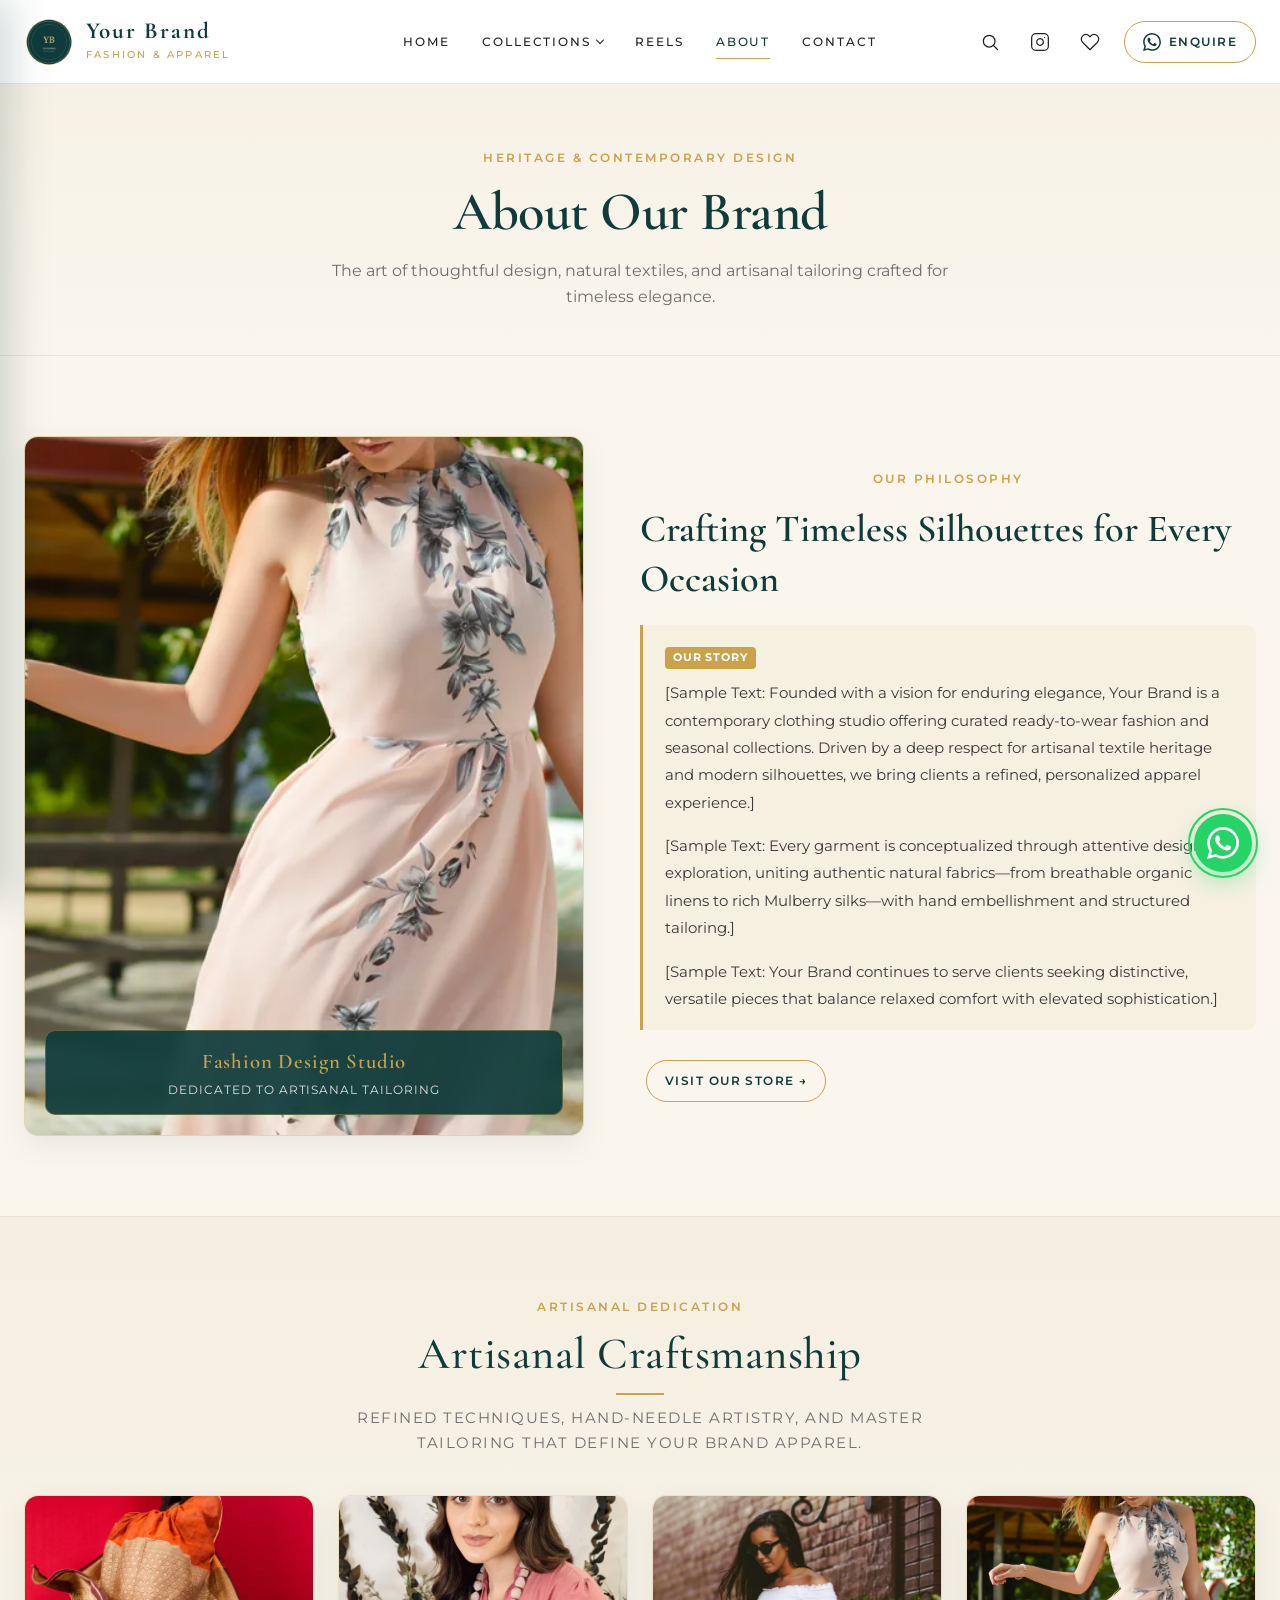
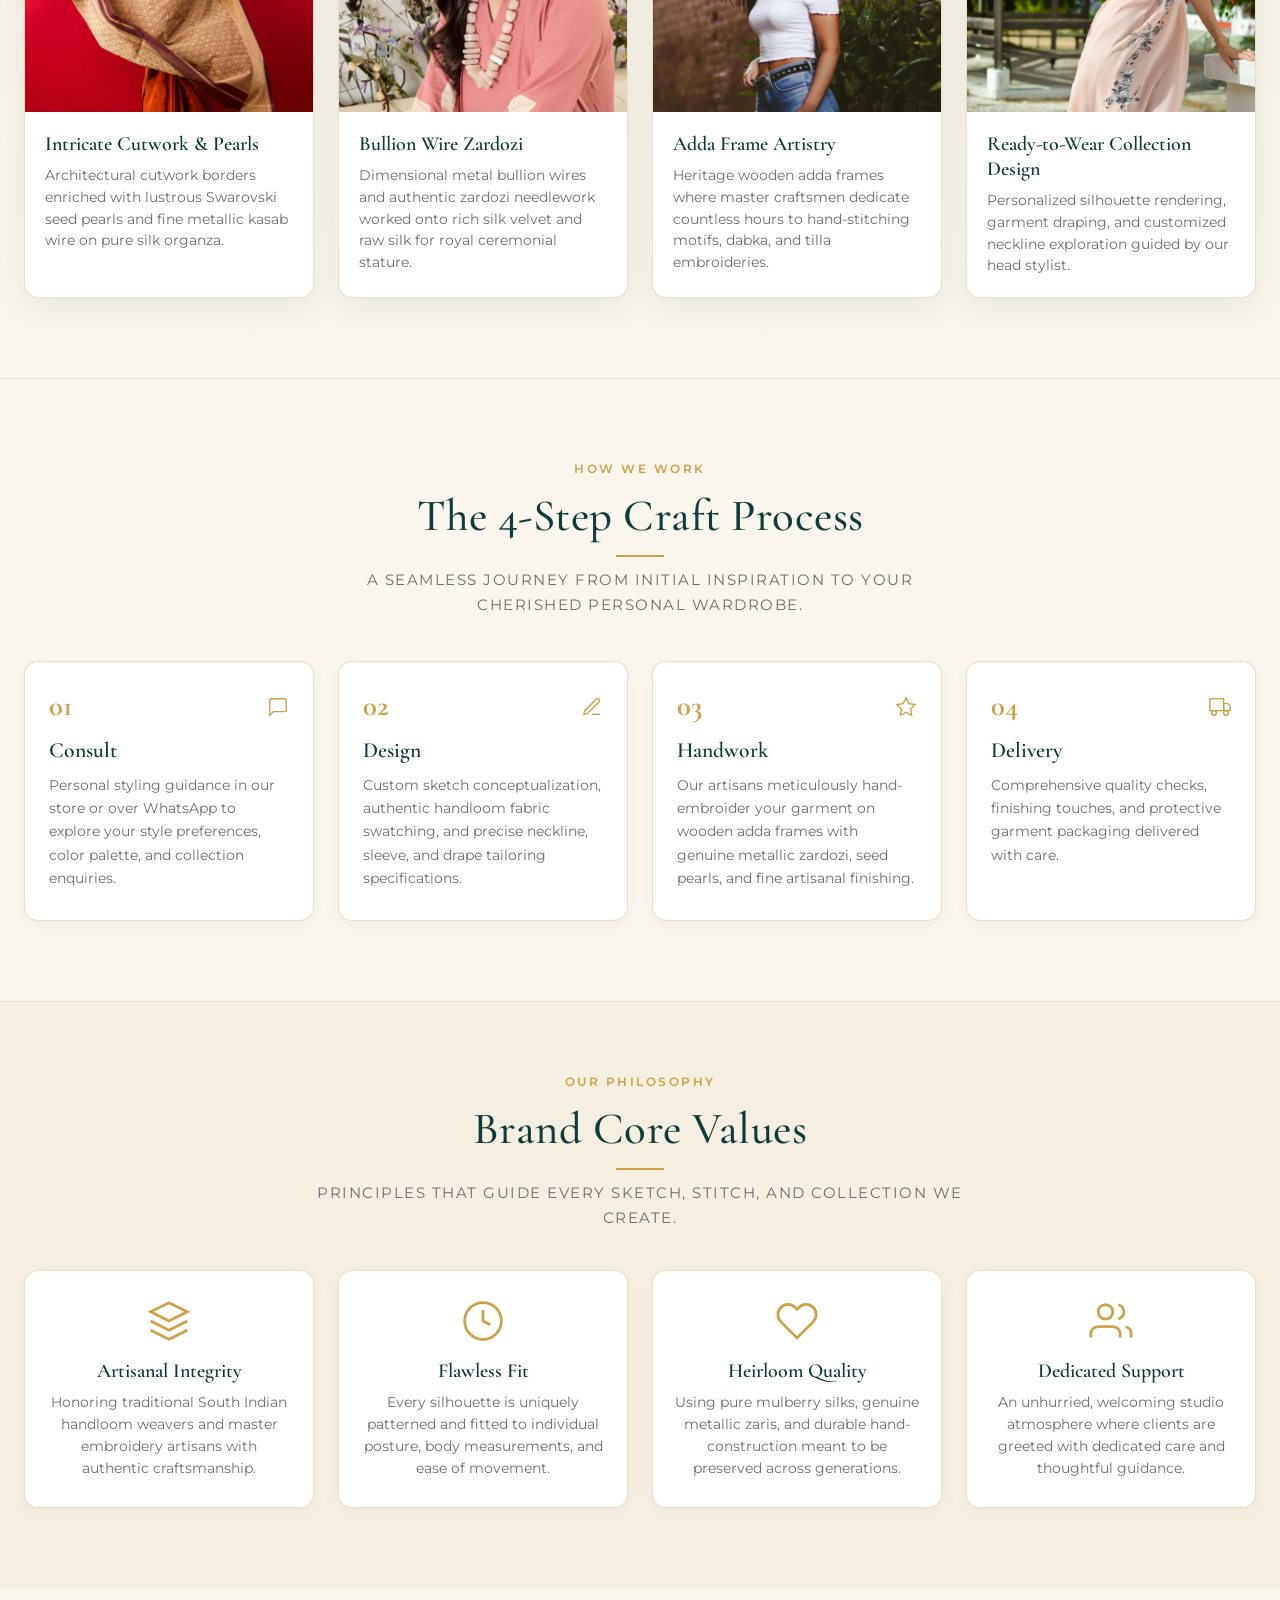
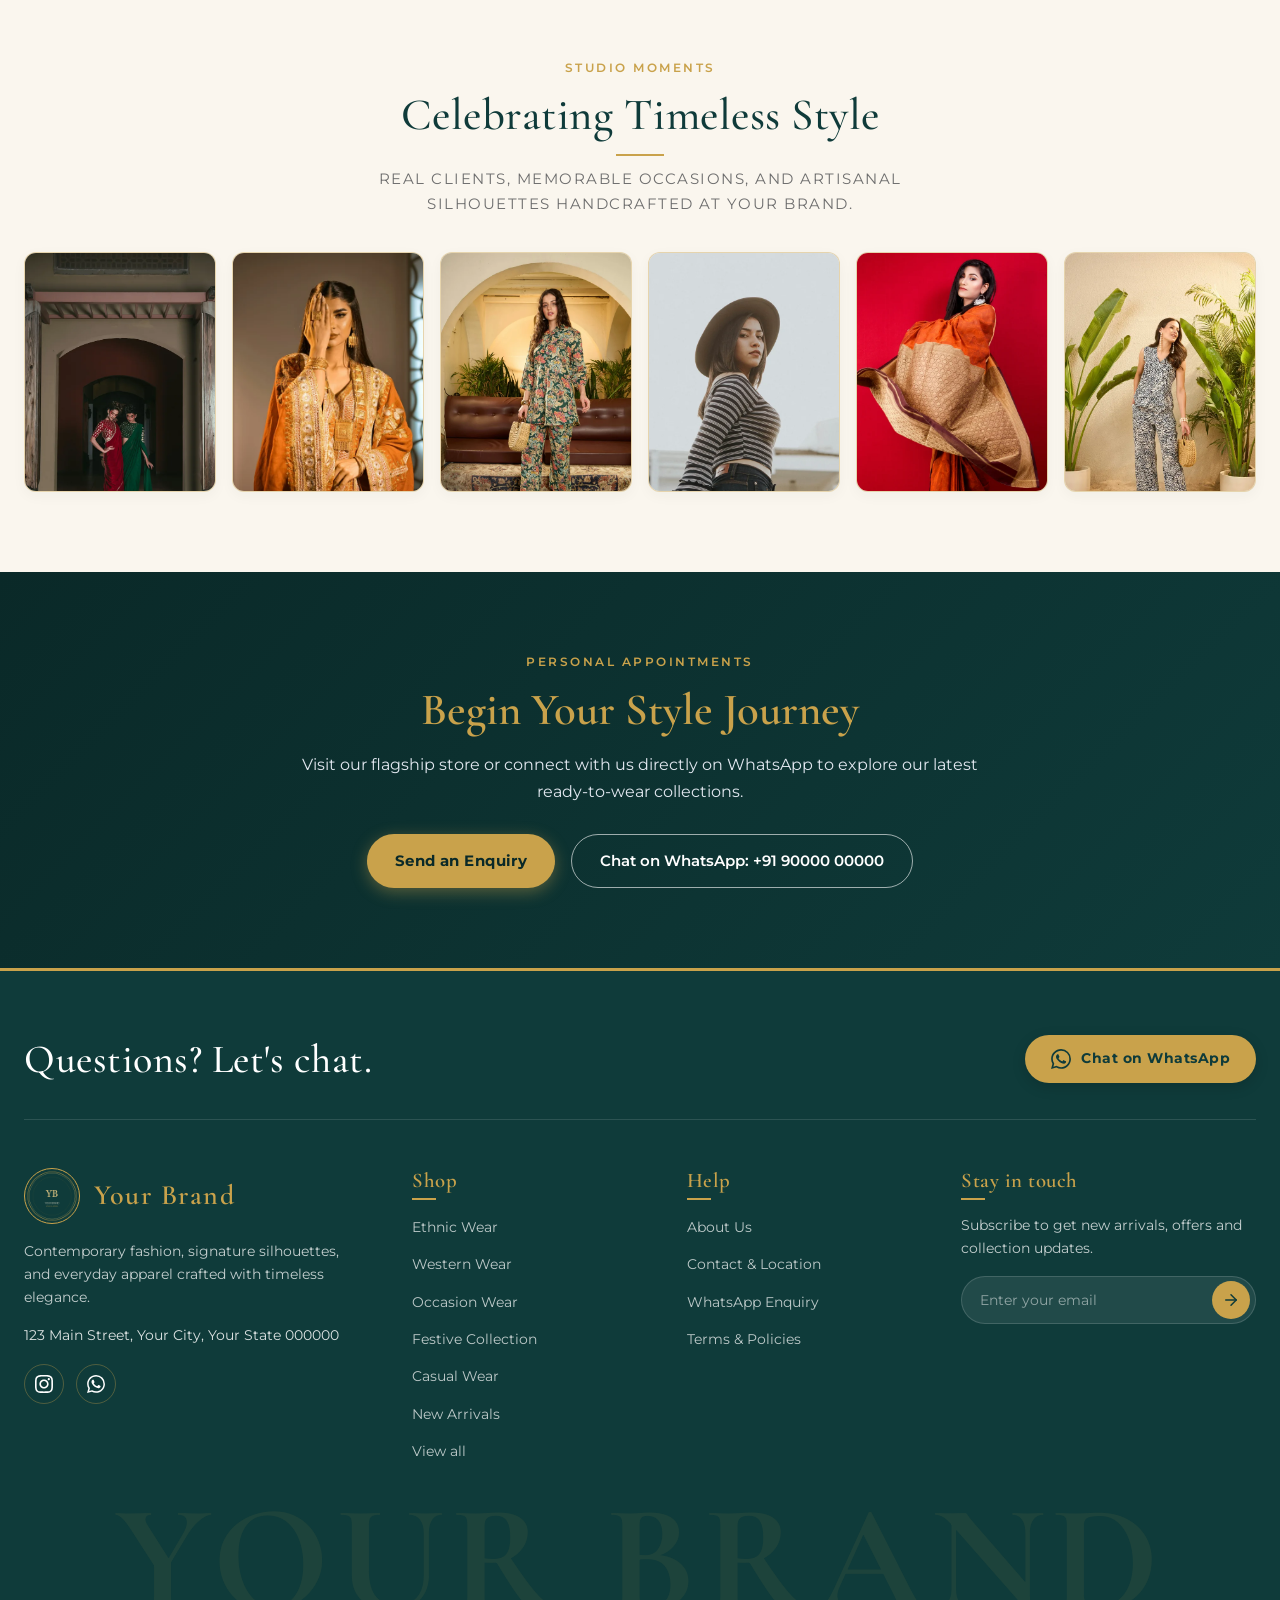
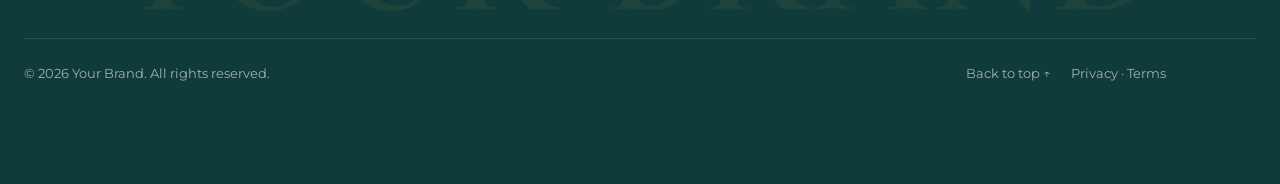
<file: about.html>
<!DOCTYPE html>
<html lang="en">
<head>
  <meta charset="UTF-8">
  <meta name="viewport" content="width=device-width, initial-scale=1.0">
  <title>About Our Brand &amp; Heritage | Your Brand</title>
  <meta name="description" content="Discover the story, craftsmanship, design process, and textile heritage behind Your Brand.">
  <meta name="robots" content="noindex, nofollow">

  <!-- Open Graph Meta Tags -->
  <meta property="og:title" content="About Our Brand &amp; Heritage | Your Brand">
  <meta property="og:description" content="Discover the story, craftsmanship, design process, and textile heritage behind Your Brand.">
  <meta property="og:image" content="assets/images/hero-01.webp"/>
<meta name="twitter:image" content="assets/images/hero-01.webp"/>
  <meta property="og:type" content="website">
  
  <!-- Google Fonts: Cormorant Garamond & Montserrat -->
  <link rel="preconnect" href="https://fonts.googleapis.com">
  <link rel="preconnect" href="https://fonts.gstatic.com" crossorigin>
  <link href="https://fonts.googleapis.com/css2?family=Cormorant+Garamond:ital,wght@0,400;0,500;0,600;0,700;1,400&family=Montserrat:wght@300;400;500;600;700&display=swap" rel="stylesheet">
  
  <!-- Favicon -->
  <link rel="icon" href="assets/images/logo-badge.png">
  
  <link rel="apple-touch-icon" sizes="180x180" href="assets/images/logo-badge.png">
  <meta name="theme-color" content="#0F3B3A">

  <!-- Master Stylesheet with cache buster -->
  <link rel="stylesheet" href="css/style.css?v=7.0">
</head>
<body>

  <!-- Sticky Header -->
  <header class="site-header" id="mainHeader">
    <div class="container header-inner">
      
      <!-- Mobile Hamburger Toggle (Left on mobile under 768px, >=44px tap area) -->
      <button class="mobile-toggle" aria-label="Open Navigation Menu" aria-expanded="false" aria-controls="mobileDrawer">
        <span class="hamburger-bar"></span>
        <span class="hamburger-bar"></span>
        <span class="hamburger-bar"></span>
      </button>

      <!-- Brand Logo & Name (Left on desktop, centered on mobile) -->
      <a href="index.html" class="brand-link" aria-label="Your Brand - Home">
        <img src="assets/images/logo-badge.png" alt="Your Brand Insignia" class="brand-badge-img" width="50" height="50">
        <div class="brand-text-wrap">
          <span class="brand-main-text">Your Brand</span>
          <span class="brand-sub-text">Fashion & Apparel</span>
        </div>
      </a>

      <!-- Center Desktop Navigation -->
      <nav class="main-nav" aria-label="Primary Navigation">
        <div class="nav-item">
          <a href="index.html" class="nav-link">Home</a>
        </div>

        <!-- Collections Dropdown -->
        <div class="nav-item">
          <a href="collections.html" class="nav-link">
            Collections <span class="nav-arrow"></span>
          </a>
          <div class="dropdown-menu" role="menu">
            <div class="dropdown-grid">
              <a href="collections.html?c=ethnic-wear" class="dropdown-card">
                <img src="assets/images/collection-01.webp" alt="Ethnic Wear" class="dropdown-thumb" width="64" height="64" loading="lazy">
                <div class="dropdown-card-text">
                  <div class="dropdown-title">Ethnic Wear</div>
                  <div class="dropdown-desc">Traditional silhouettes &amp; festive weaves</div>
                </div>
              </a>

              <a href="collections.html?c=western-wear" class="dropdown-card">
                <img src="assets/images/collection-02.webp" alt="Western Wear" class="dropdown-thumb" width="64" height="64" loading="lazy">
                <div class="dropdown-card-text">
                  <div class="dropdown-title">Western Wear</div>
                  <div class="dropdown-desc">Tailored suits &amp; modern silhouettes</div>
                </div>
              </a>

              <a href="collections.html?c=occasion-wear" class="dropdown-card">
                <img src="assets/images/collection-03.webp" alt="Occasion Wear" class="dropdown-thumb" width="64" height="64" loading="lazy">
                <div class="dropdown-card-text">
                  <div class="dropdown-title">Occasion Wear</div>
                  <div class="dropdown-desc">Statement ensembles &amp; celebratory wear</div>
                </div>
              </a>

              <a href="collections.html?c=festive-collection" class="dropdown-card">
                <img src="assets/images/collection-04.webp" alt="Festive Collection" class="dropdown-thumb" width="64" height="64" loading="lazy">
                <div class="dropdown-card-text">
                  <div class="dropdown-title">Festive Collection</div>
                  <div class="dropdown-desc">Rich textures &amp; celebratory palettes</div>
                </div>
              </a>

              <a href="collections.html?c=casual-wear" class="dropdown-card">
                <img src="assets/images/collection-05.webp" alt="Casual Wear" class="dropdown-thumb" width="64" height="64" loading="lazy">
                <div class="dropdown-card-text">
                  <div class="dropdown-title">Casual Wear</div>
                  <div class="dropdown-desc">Everyday luxury &amp; fine coordinates</div>
                </div>
              </a>

              <a href="collections.html?c=new-arrivals" class="dropdown-card">
                <img src="assets/images/collection-06.webp" alt="New Arrivals" class="dropdown-thumb" width="64" height="64" loading="lazy">
                <div class="dropdown-card-text">
                  <div class="dropdown-title">New Arrivals</div>
                  <div class="dropdown-desc">Fresh seasonal drops &amp; contemporary edits</div>
                </div>
              </a>

              <a href="collections.html?c=artisanal-craft" class="dropdown-card">
                <img src="assets/images/collection-07.webp" alt="Artisanal Craft" class="dropdown-thumb" width="64" height="64" loading="lazy">
                <div class="dropdown-card-text">
                  <div class="dropdown-title">Artisanal Craft</div>
                  <div class="dropdown-desc">Hand embroidery &amp; detailed textures</div>
                </div>
              </a>

              <a href="collections.html?c=signature-series" class="dropdown-card">
                <img src="assets/images/collection-08.webp" alt="Signature Series" class="dropdown-thumb" width="64" height="64" loading="lazy">
                <div class="dropdown-card-text">
                  <div class="dropdown-title">Signature Series</div>
                  <div class="dropdown-desc">Exclusive house archives &amp; tailored pieces</div>
                </div>
              </a>
            </div>

            <div class="dropdown-footer">
              <a href="collections.html" class="dropdown-footer-link">
                View all collections &rarr;
              </a>
            </div>
          </div>
        </div>

        <div class="nav-item">
          <a href="reels.html" class="nav-link">Reels</a>
        </div>

        <div class="nav-item">
          <a href="about.html" class="nav-link active">About</a>
        </div>

        <div class="nav-item">
          <a href="contact.html" class="nav-link">Contact</a>
        </div>
      </nav>

      <!-- Right Header Actions -->
      <div class="header-actions">
        <!-- Thin-line Search Icon (20px, 1.5px stroke, 44px tap area) -->
        <button class="icon-btn search-trigger" aria-label="Open Search">
          <svg width="20" height="20" viewBox="0 0 24 24" fill="none" stroke="currentColor" stroke-width="1.5" stroke-linecap="round" stroke-linejoin="round" aria-hidden="true"><circle cx="11" cy="11" r="7"/><line x1="21" y1="21" x2="16" y2="16"/></svg>
        </button>

        <!-- Thin-line Instagram Icon (20px, 1.5px stroke, 44px tap area) -->
        <a href="https://instagram.com/yourbrand" target="_blank" rel="noopener" class="icon-btn header-insta-btn" aria-label="Visit Instagram Profile">
          <svg width="20" height="20" viewBox="0 0 24 24" fill="none" stroke="currentColor" stroke-width="1.5" stroke-linecap="round" stroke-linejoin="round" aria-hidden="true"><rect x="2" y="2" width="20" height="20" rx="5" ry="5"/><path d="M16 11.37A4 4 0 1 1 12.63 8 4 4 0 0 1 16 11.37z"/><line x1="17.5" y1="6.5" x2="17.51" y2="6.5"/></svg>
        </a>

        <!-- Thin-line Wishlist Heart Icon (20px, 1.5px stroke, 44px tap area) -->
        <a href="wishlist.html" class="icon-btn wishlist-btn" aria-label="View Wishlist">
          <svg width="20" height="20" viewBox="0 0 24 24" fill="none" stroke="currentColor" stroke-width="1.5" stroke-linecap="round" stroke-linejoin="round" aria-hidden="true"><path d="M20.84 4.61a5.5 5.5 0 0 0-7.78 0L12 5.67l-1.06-1.06a5.5 5.5 0 0 0-7.78 7.78l1.06 1.06L12 21.23l7.78-7.78 1.06-1.06a5.5 5.5 0 0 0 0-7.78z"/></svg>
          <span class="badge-count wishlist-badge" style="display: none;">0</span>
        </a>

        <!-- Mobile WhatsApp Icon Button (Under 768px, 44px tap target) -->
        <a href="https://wa.me/919000000000" target="_blank" rel="noopener" class="icon-btn mobile-wa-btn" aria-label="Chat on WhatsApp">
          <svg width="20" height="20" viewBox="0 0 24 24" fill="currentColor" aria-hidden="true"><path d="M17.472 14.382c-.297-.149-1.758-.867-2.03-.967-.273-.099-.471-.148-.67.15-.197.297-.767.966-.94 1.164-.173.199-.347.223-.644.075-.297-.15-1.255-.463-2.39-1.475-.883-.788-1.48-1.761-1.653-2.059-.173-.297-.018-.458.13-.606.134-.133.298-.347.446-.52.149-.174.198-.298.298-.497.099-.198.05-.371-.025-.52-.075-.149-.669-1.612-.916-2.207-.242-.579-.487-.5-.669-.51-.173-.008-.371-.01-.57-.01-.198 0-.52.074-.792.372-.272.297-1.04 1.016-1.04 2.479 0 1.462 1.065 2.875 1.213 3.074.149.198 2.096 3.2 5.077 4.487.709.306 1.262.489 1.694.625.712.227 1.36.195 1.871.118.571-.085 1.758-.719 2.006-1.413.248-.694.248-1.289.173-1.413-.074-.124-.272-.198-.57-.347m-5.421 7.403h-.004a9.87 9.87 0 01-5.031-1.378l-.361-.214-3.741.982.998-3.648-.235-.374a9.86 9.86 0 01-1.51-5.26c.001-5.45 4.436-9.884 9.888-9.884 2.64 0 5.122 1.03 6.988 2.898a9.825 9.825 0 012.893 6.994c-.003 5.45-4.437 9.884-9.885 9.884m8.413-18.297A11.815 11.815 0 0012.05 0C5.495 0 .16 5.335.157 11.892c0 2.096.547 4.142 1.588 5.945L.057 24l6.305-1.654a11.882 11.882 0 005.683 1.448h.005c6.554 0 11.89-5.335 11.893-11.893a11.821 11.821 0 00-3.48-8.413Z"/></svg>
        </a>

        <!-- Desktop Enquire Pill (Gold-outline pill with WhatsApp icon, fills teal on hover) -->
        <a href="https://wa.me/919000000000" target="_blank" rel="noopener" class="btn-enquire-pill" aria-label="Enquire on WhatsApp">
          <svg width="18" height="18" viewBox="0 0 24 24" fill="currentColor" aria-hidden="true"><path d="M17.472 14.382c-.297-.149-1.758-.867-2.03-.967-.273-.099-.471-.148-.67.15-.197.297-.767.966-.94 1.164-.173.199-.347.223-.644.075-.297-.15-1.255-.463-2.39-1.475-.883-.788-1.48-1.761-1.653-2.059-.173-.297-.018-.458.13-.606.134-.133.298-.347.446-.52.149-.174.198-.298.298-.497.099-.198.05-.371-.025-.52-.075-.149-.669-1.612-.916-2.207-.242-.579-.487-.5-.669-.51-.173-.008-.371-.01-.57-.01-.198 0-.52.074-.792.372-.272.297-1.04 1.016-1.04 2.479 0 1.462 1.065 2.875 1.213 3.074.149.198 2.096 3.2 5.077 4.487.709.306 1.262.489 1.694.625.712.227 1.36.195 1.871.118.571-.085 1.758-.719 2.006-1.413.248-.694.248-1.289.173-1.413-.074-.124-.272-.198-.57-.347m-5.421 7.403h-.004a9.87 9.87 0 01-5.031-1.378l-.361-.214-3.741.982.998-3.648-.235-.374a9.86 9.86 0 01-1.51-5.26c.001-5.45 4.436-9.884 9.888-9.884 2.64 0 5.122 1.03 6.988 2.898a9.825 9.825 0 012.893 6.994c-.003 5.45-4.437 9.884-9.885 9.884m8.413-18.297A11.815 11.815 0 0012.05 0C5.495 0 .16 5.335.157 11.892c0 2.096.547 4.142 1.588 5.945L.057 24l6.305-1.654a11.882 11.882 0 005.683 1.448h.005c6.554 0 11.89-5.335 11.893-11.893a11.821 11.821 0 00-3.48-8.413Z"/></svg>
          <span>Enquire</span>
        </a>
      </div>

    </div>
  </header>

  <!-- ========================================================================
       Mobile Drawer Navigation (Left-Slide, Ivory, Safe Area, Staggered)
       ======================================================================== -->
  <div class="mobile-drawer-overlay" aria-hidden="true"></div>
  <aside class="mobile-drawer" id="mobileDrawer" aria-label="Mobile Navigation" aria-hidden="true">
    <div class="drawer-header">
      <div class="brand-text-wrap">
        <span class="brand-main-text">Your Brand</span>
        <span class="brand-sub-text">Fashion & Apparel</span>
      </div>
      <button class="drawer-close-btn" aria-label="Close Mobile Menu">&times;</button>
    </div>

    <nav class="drawer-nav">
      <div class="drawer-nav-item">
        <a href="index.html" class="drawer-link">Home</a>
      </div>
      
      <!-- Collapsible Collections Accordion with Thumbnails -->
      <div class="drawer-nav-item">
        <button class="drawer-accordion-btn" aria-expanded="false">
          <span>Collections</span>
          <span class="nav-arrow"></span>
        </button>
        <div class="drawer-accordion-content">
          <a href="collections.html?c=ethnic-wear" class="drawer-sublink-card">
            <img src="assets/images/collection-01.webp" alt="Ethnic Wear" class="drawer-sublink-thumb" width="40" height="40" loading="lazy">
            <span class="drawer-sublink-name">Ethnic Wear</span>
          </a>
          <a href="collections.html?c=western-wear" class="drawer-sublink-card">
            <img src="assets/images/collection-02.webp" alt="Western Wear" class="drawer-sublink-thumb" width="40" height="40" loading="lazy">
            <span class="drawer-sublink-name">Western Wear</span>
          </a>
          <a href="collections.html?c=occasion-wear" class="drawer-sublink-card">
            <img src="assets/images/collection-03.webp" alt="Occasion Wear" class="drawer-sublink-thumb" width="40" height="40" loading="lazy">
            <span class="drawer-sublink-name">Occasion Wear</span>
          </a>
          <a href="collections.html?c=festive-collection" class="drawer-sublink-card">
            <img src="assets/images/collection-04.webp" alt="Festive Collection" class="drawer-sublink-thumb" width="40" height="40" loading="lazy">
            <span class="drawer-sublink-name">Festive Collection</span>
          </a>
          <a href="collections.html?c=casual-wear" class="drawer-sublink-card">
            <img src="assets/images/collection-05.webp" alt="Casual Wear" class="drawer-sublink-thumb" width="40" height="40" loading="lazy">
            <span class="drawer-sublink-name">Casual Wear</span>
          </a>
          <a href="collections.html?c=new-arrivals" class="drawer-sublink-card">
            <img src="assets/images/collection-06.webp" alt="New Arrivals" class="drawer-sublink-thumb" width="40" height="40" loading="lazy">
            <span class="drawer-sublink-name">New Arrivals</span>
          </a>
          <a href="collections.html?c=artisanal-craft" class="drawer-sublink-card">
            <img src="assets/images/collection-07.webp" alt="Artisanal Craft" class="drawer-sublink-thumb" width="40" height="40" loading="lazy">
            <span class="drawer-sublink-name">Artisanal Craft</span>
          </a>
          <a href="collections.html?c=signature-series" class="drawer-sublink-card">
            <img src="assets/images/collection-08.webp" alt="Signature Series" class="drawer-sublink-thumb" width="40" height="40" loading="lazy">
            <span class="drawer-sublink-name">Signature Series</span>
          </a>
          <a href="collections.html" class="drawer-sublink-all">
            View all collections &rarr;
          </a>
        </div>
      </div>

      <div class="drawer-nav-item">
        <a href="reels.html" class="drawer-link">Reels</a>
      </div>

      <div class="drawer-nav-item">
        <a href="about.html" class="drawer-link active">About</a>
      </div>

      <div class="drawer-nav-item">
        <a href="contact.html" class="drawer-link">Contact</a>
      </div>
    </nav>

    <div class="drawer-footer">
      <a href="https://wa.me/919000000000" target="_blank" rel="noopener" class="drawer-wa-btn">
        <svg width="18" height="18" viewBox="0 0 24 24" fill="currentColor" aria-hidden="true"><path d="M17.472 14.382c-.297-.149-1.758-.867-2.03-.967-.273-.099-.471-.148-.67.15-.197.297-.767.966-.94 1.164-.173.199-.347.223-.644.075-.297-.15-1.255-.463-2.39-1.475-.883-.788-1.48-1.761-1.653-2.059-.173-.297-.018-.458.13-.606.134-.133.298-.347.446-.52.149-.174.198-.298.298-.497.099-.198.05-.371-.025-.52-.075-.149-.669-1.612-.916-2.207-.242-.579-.487-.5-.669-.51-.173-.008-.371-.01-.57-.01-.198 0-.52.074-.792.372-.272.297-1.04 1.016-1.04 2.479 0 1.462 1.065 2.875 1.213 3.074.149.198 2.096 3.2 5.077 4.487.709.306 1.262.489 1.694.625.712.227 1.36.195 1.871.118.571-.085 1.758-.719 2.006-1.413.248-.694.248-1.289.173-1.413-.074-.124-.272-.198-.57-.347m-5.421 7.403h-.004a9.87 9.87 0 01-5.031-1.378l-.361-.214-3.741.982.998-3.648-.235-.374a9.86 9.86 0 01-1.51-5.26c.001-5.45 4.436-9.884 9.888-9.884 2.64 0 5.122 1.03 6.988 2.898a9.825 9.825 0 012.893 6.994c-.003 5.45-4.437 9.884-9.885 9.884m8.413-18.297A11.815 11.815 0 0012.05 0C5.495 0 .16 5.335.157 11.892c0 2.096.547 4.142 1.588 5.945L.057 24l6.305-1.654a11.882 11.882 0 005.683 1.448h.005c6.554 0 11.89-5.335 11.893-11.893a11.821 11.821 0 00-3.48-8.413Z"/></svg>
        <span>Enquire on WhatsApp</span>
      </a>

      <div class="drawer-contact-strip">
        <a href="tel:+919000000000" class="drawer-phone-link" aria-label="Call +91 90000 00000">
          <svg width="16" height="16" viewBox="0 0 24 24" fill="none" stroke="currentColor" stroke-width="1.5" stroke-linecap="round" stroke-linejoin="round" aria-hidden="true"><path d="M22 16.92v3a2 2 0 0 1-2.18 2 19.79 19.79 0 0 1-8.63-3.07 19.5 19.5 0 0 1-6-6 19.79 19.79 0 0 1-3.07-8.67A2 2 0 0 1 4.11 2h3a2 2 0 0 1 2 1.72 12.84 12.84 0 0 0 .7 2.81 2 2 0 0 1-.45 2.11L8.09 9.91a16 16 0 0 0 6 6l1.27-1.27a2 2 0 0 1 2.11-.45 12.84 12.84 0 0 0 2.81.7A2 2 0 0 1 22 16.92z"/></svg>
          <span>+91 90000 00000</span>
        </a>

        <a href="https://instagram.com/yourbrand" target="_blank" rel="noopener" class="drawer-insta-link" aria-label="Instagram Profile">
          <svg width="18" height="18" viewBox="0 0 24 24" fill="none" stroke="currentColor" stroke-width="1.5" stroke-linecap="round" stroke-linejoin="round" aria-hidden="true"><rect x="2" y="2" width="20" height="20" rx="5" ry="5"/><path d="M16 11.37A4 4 0 1 1 12.63 8 4 4 0 0 1 16 11.37z"/><line x1="17.5" y1="6.5" x2="17.51" y2="6.5"/></svg>
          <span>Instagram</span>
        </a>
      </div>
    </div>
  </aside>

  <!-- Search Overlay Modal -->
  <div class="search-modal-overlay" role="dialog" aria-modal="true" aria-label="Search Boutique">
    <div class="search-modal-container">
      <button class="search-close-btn" aria-label="Close Search">&times;</button>
      <h2 class="search-title">Search Collections</h2>
      <form class="search-input-wrap" onsubmit="event.preventDefault(); window.location.href='collections.html?q=' + encodeURIComponent(document.querySelector('.search-input').value);">
        <input type="text" class="search-input" placeholder="Search Ethnic Wear, Western Wear, Dresses...">
        <button type="submit" class="search-submit-btn">&rarr;</button>
      </form>
    </div>
  </div>

  <!-- Main Content: About Our Brand -->
  <main class="about-main-content" id="mainContent">

    <!-- 1. Hero Banner -->
    <section class="about-hero-banner">
      <div class="container">
        <span class="section-eyebrow">Heritage &amp; Contemporary Design</span>
        <h1 class="about-hero-title">About Our Brand</h1>
        <p class="about-hero-subtitle">
          The art of thoughtful design, natural textiles, and artisanal tailoring crafted for timeless elegance.
        </p>
      </div>
    </section>

    <!-- 2. Founder's Story Section -->
    <section class="about-story-section">
      <div class="container">
        <div class="about-story-grid">
          
          <div class="about-story-media">
            <img src="assets/images/story-03.webp" alt="Your Brand Design Studio Process" class="about-story-img" width="500" height="625" loading="lazy">
            <div class="about-story-badge">
              <div class="about-story-badge-name">Fashion Design Studio</div>
              <div class="about-story-badge-role">Dedicated to Artisanal Tailoring</div>
            </div>
          </div>

          <div class="about-story-content">
            <span class="section-eyebrow">Our Philosophy</span>
            <h2 class="about-story-title">Crafting Timeless Silhouettes for Every Occasion</h2>

            <!-- Clearly Marked Sample Story Box -->
            <div class="sample-story-box">
              <span class="sample-story-label">Our Story</span>
              <p class="about-story-text">
                [Sample Text: Founded with a vision for enduring elegance, Your Brand is a contemporary clothing studio offering curated ready-to-wear fashion and seasonal collections. Driven by a deep respect for artisanal textile heritage and modern silhouettes, we bring clients a refined, personalized apparel experience.]
              </p>
              <p class="about-story-text">
                [Sample Text: Every garment is conceptualized through attentive design exploration, uniting authentic natural fabrics—from breathable organic linens to rich Mulberry silks—with hand embellishment and structured tailoring.]
              </p>
              <p class="about-story-text" style="margin-bottom: 0;">
                [Sample Text: Your Brand continues to serve clients seeking distinctive, versatile pieces that balance relaxed comfort with elevated sophistication.]
              </p>
            </div>

            <div style="margin-top: 10px;">
              <a href="contact.html" class="btn-enquire-pill" style="display: inline-flex;">
                <span>Visit Our Store &rarr;</span>
              </a>
            </div>
          </div>

        </div>
      </div>
    </section>

    <!-- 3. Craftsmanship Section with Handwork Images -->
    <section class="craftsmanship-section" id="craftsmanship">
      <div class="container">
        <div style="text-align: center; max-width: 650px; margin: 0 auto;">
          <span class="section-eyebrow">Artisanal Dedication</span>
          <h2 class="section-title">Artisanal Craftsmanship</h2>
          <p class="section-subtitle">Refined techniques, hand-needle artistry, and master tailoring that define Your Brand apparel.</p>
        </div>

        <div class="craftsmanship-grid">
          
          <div class="craft-card">
            <div class="craft-media">
              <img src="assets/images/collection-07.webp" alt="Laser & Hand Cutwork Embroidery" class="craft-img" width="320" height="240" loading="lazy">
            </div>
            <div class="craft-body">
              <h3 class="craft-title">Intricate Cutwork &amp; Pearls</h3>
              <p class="craft-desc">Architectural cutwork borders enriched with lustrous Swarovski seed pearls and fine metallic kasab wire on pure silk organza.</p>
            </div>
          </div>

          <div class="craft-card">
            <div class="craft-media">
              <img src="assets/images/product-15.webp" alt="Bullion Wire Gold Zardozi" class="craft-img" width="320" height="240" loading="lazy">
            </div>
            <div class="craft-body">
              <h3 class="craft-title">Bullion Wire Zardozi</h3>
              <p class="craft-desc">Dimensional metal bullion wires and authentic zardozi needlework worked onto rich silk velvet and raw silk for royal ceremonial stature.</p>
            </div>
          </div>

          <div class="craft-card">
            <div class="craft-media">
              <img src="assets/images/product-16.webp" alt="Master Adda Frame Handloom Embroidery" class="craft-img" width="320" height="240" loading="lazy">
            </div>
            <div class="craft-body">
              <h3 class="craft-title">Adda Frame Artistry</h3>
              <p class="craft-desc">Heritage wooden adda frames where master craftsmen dedicate countless hours to hand-stitching motifs, dabka, and tilla embroideries.</p>
            </div>
          </div>

          <div class="craft-card">
            <div class="craft-media">
              <img src="assets/images/story-03.webp" alt="Custom Sketching & Silhouette Draping" class="craft-img" width="320" height="240" loading="lazy">
            </div>
            <div class="craft-body">
              <h3 class="craft-title">Ready-to-Wear Collection Design</h3>
              <p class="craft-desc">Personalized silhouette rendering, garment draping, and customized neckline exploration guided by our head stylist.</p>
            </div>
          </div>

        </div>
      </div>
    </section>

    <!-- 4. 4-Step Process Section -->
    <section class="process-section" id="process">
      <div class="container">
        <div style="text-align: center; max-width: 650px; margin: 0 auto;">
          <span class="section-eyebrow">How We Work</span>
          <h2 class="section-title">The 4-Step Craft Process</h2>
          <p class="section-subtitle">A seamless journey from initial inspiration to your cherished personal wardrobe.</p>
        </div>

        <div class="process-grid">
          
          <div class="process-step-card">
            <div class="process-num-badge">
              <span>01</span>
              <svg width="22" height="22" viewBox="0 0 24 24" fill="none" stroke="currentColor" stroke-width="1.5"><path d="M21 15a2 2 0 0 1-2 2H7l-4 4V5a2 2 0 0 1 2-2h14a2 2 0 0 1 2 2z"/></svg>
            </div>
            <h3 class="process-step-title">Consult</h3>
            <p class="process-step-desc">
              Personal styling guidance in our store or over WhatsApp to explore your style preferences, color palette, and collection enquiries.
            </p>
          </div>

          <div class="process-step-card">
            <div class="process-num-badge">
              <span>02</span>
              <svg width="22" height="22" viewBox="0 0 24 24" fill="none" stroke="currentColor" stroke-width="1.5"><path d="M12 20h9"/><path d="M16.5 3.5a2.121 2.121 0 0 1 3 3L7 19l-4 1 1-4L16.5 3.5z"/></svg>
            </div>
            <h3 class="process-step-title">Design</h3>
            <p class="process-step-desc">
              Custom sketch conceptualization, authentic handloom fabric swatching, and precise neckline, sleeve, and drape tailoring specifications.
            </p>
          </div>

          <div class="process-step-card">
            <div class="process-num-badge">
              <span>03</span>
              <svg width="22" height="22" viewBox="0 0 24 24" fill="none" stroke="currentColor" stroke-width="1.5"><polygon points="12 2 15.09 8.26 22 9.27 17 14.14 18.18 21.02 12 17.77 5.82 21.02 7 14.14 2 9.27 8.91 8.26 12 2"/></svg>
            </div>
            <h3 class="process-step-title">Handwork</h3>
            <p class="process-step-desc">
              Our artisans meticulously hand-embroider your garment on wooden adda frames with genuine metallic zardozi, seed pearls, and fine artisanal finishing.
            </p>
          </div>

          <div class="process-step-card">
            <div class="process-num-badge">
              <span>04</span>
              <svg width="22" height="22" viewBox="0 0 24 24" fill="none" stroke="currentColor" stroke-width="1.5"><rect x="1" y="3" width="15" height="13"/><polygon points="16 8 20 8 23 11 23 16 16 16 16 8"/><circle cx="5.5" cy="18.5" r="2.5"/><circle cx="18.5" cy="18.5" r="2.5"/></svg>
            </div>
            <h3 class="process-step-title">Delivery</h3>
            <p class="process-step-desc">
              Comprehensive quality checks, finishing touches, and protective garment packaging delivered with care.
            </p>
          </div>

        </div>
      </div>
    </section>

    <!-- 5. Values Section -->
    <section class="values-section">
      <div class="container">
        <div style="text-align: center; max-width: 650px; margin: 0 auto;">
          <span class="section-eyebrow">Our Philosophy</span>
          <h2 class="section-title">Brand Core Values</h2>
          <p class="section-subtitle">Principles that guide every sketch, stitch, and collection we create.</p>
        </div>

        <div class="values-grid">
          
          <div class="value-card">
            <div class="value-icon">
              <svg viewBox="0 0 24 24" fill="none" stroke="currentColor" stroke-width="1.5"><path d="M12 2L2 7l10 5 10-5-10-5zM2 17l10 5 10-5M2 12l10 5 10-5"/></svg>
            </div>
            <h3 class="value-title">Artisanal Integrity</h3>
            <p class="value-desc">Honoring traditional South Indian handloom weavers and master embroidery artisans with authentic craftsmanship.</p>
          </div>

          <div class="value-card">
            <div class="value-icon">
              <svg viewBox="0 0 24 24" fill="none" stroke="currentColor" stroke-width="1.5"><circle cx="12" cy="12" r="10"/><path d="M12 6v6l4 2"/></svg>
            </div>
            <h3 class="value-title">Flawless Fit</h3>
            <p class="value-desc">Every silhouette is uniquely patterned and fitted to individual posture, body measurements, and ease of movement.</p>
          </div>

          <div class="value-card">
            <div class="value-icon">
              <svg viewBox="0 0 24 24" fill="none" stroke="currentColor" stroke-width="1.5"><path d="M20.84 4.61a5.5 5.5 0 0 0-7.78 0L12 5.67l-1.06-1.06a5.5 5.5 0 0 0-7.78 7.78l1.06 1.06L12 21.23l7.78-7.78 1.06-1.06a5.5 5.5 0 0 0 0-7.78z"/></svg>
            </div>
            <h3 class="value-title">Heirloom Quality</h3>
            <p class="value-desc">Using pure mulberry silks, genuine metallic zaris, and durable hand-construction meant to be preserved across generations.</p>
          </div>

          <div class="value-card">
            <div class="value-icon">
              <svg viewBox="0 0 24 24" fill="none" stroke="currentColor" stroke-width="1.5"><path d="M17 21v-2a4 4 0 0 0-4-4H5a4 4 0 0 0-4 4v2"/><circle cx="9" cy="7" r="4"/><path d="M23 21v-2a4 4 0 0 0-3-3.87"/><path d="M16 3.13a4 4 0 0 1 0 7.75"/></svg>
            </div>
            <h3 class="value-title">Dedicated Support</h3>
            <p class="value-desc">An unhurried, welcoming studio atmosphere where clients are greeted with dedicated care and thoughtful guidance.</p>
          </div>

        </div>
      </div>
    </section>

    <!-- 6. Strip of Photos from assets/images -->
    <section class="photo-strip-section">
      <div class="container">
        <div style="text-align: center; max-width: 650px; margin: 0 auto;">
          <span class="section-eyebrow">Studio Moments</span>
          <h2 class="section-title">Celebrating Timeless Style</h2>
          <p class="section-subtitle">Real clients, memorable occasions, and artisanal silhouettes handcrafted at Your Brand.</p>
        </div>

        <div class="photo-strip-track">
          <div class="photo-strip-item">
            <img src="assets/images/story-01.webp" alt="Handcrafted Classic Tunic" width="240" height="300" loading="lazy">
          </div>
          <div class="photo-strip-item">
            <img src="assets/images/story-02.webp" alt="Festive Silk Coordinates" width="240" height="300" loading="lazy">
          </div>
          <div class="photo-strip-item">
            <img src="assets/images/story-04.webp" alt="Tailored Velvet Evening Wear" width="240" height="300" loading="lazy">
          </div>
          <div class="photo-strip-item">
            <img src="assets/images/product-05.webp" alt="Pearl-Embroidered Cape Dress" width="240" height="300" loading="lazy">
          </div>
          <div class="photo-strip-item">
            <img src="assets/images/product-08.webp" alt="Fuchsia Georgette Gown" width="240" height="300" loading="lazy">
          </div>
          <div class="photo-strip-item">
            <img src="assets/images/product-14.webp" alt="Duo-Tone Silk Slip Dress" width="240" height="300" loading="lazy">
          </div>
        </div>
      </div>
    </section>

    <!-- 7. Send an Enquiry Call to Action -->
    <section class="about-cta-section">
      <div class="container">
        <div class="about-cta-box">
          <span class="section-eyebrow" style="color: var(--accent);">Personal Appointments</span>
          <h2 class="about-cta-title">Begin Your Style Journey</h2>
          <p class="about-cta-text">
            Visit our flagship store or connect with us directly on WhatsApp to explore our latest ready-to-wear collections.
          </p>
          <div class="about-cta-btns">
            <a href="contact.html" class="btn-cta-gold">Send an Enquiry</a>
            <a href="https://wa.me/919000000000" target="_blank" rel="noopener" class="btn-cta-wa">
              <span>Chat on WhatsApp: +91 90000 00000</span>
            </a>
          </div>
        </div>
      </div>
    </section>

  </main>

  <!-- Site Footer -->
  <footer class="site-footer">
  <div class="container">
    <!-- CTA Band -->
    <div class="footer-cta-band">
      <h2 class="footer-cta-title">Questions? Let's chat.</h2>
      <a class="footer-cta-wa-btn" href="https://wa.me/919000000000" rel="noopener" target="_blank">
        <svg aria-hidden="true" fill="currentColor" height="20" viewbox="0 0 24 24" width="20"><path d="M17.472 14.382c-.297-.149-1.758-.867-2.03-.967-.273-.099-.471-.148-.67.15-.197.297-.767.966-.94 1.164-.173.199-.347.223-.644.075-.297-.15-1.255-.463-2.39-1.475-.883-.788-1.48-1.761-1.653-2.059-.173-.297-.018-.458.13-.606.134-.133.298-.347.446-.52.149-.174.198-.298.298-.497.099-.198.05-.371-.025-.52-.075-.149-.669-1.612-.916-2.207-.242-.579-.487-.5-.669-.51-.173-.008-.371-.01-.57-.01-.198 0-.52.074-.792.372-.272.297-1.04 1.016-1.04 2.479 0 1.462 1.065 2.875 1.213 3.074.149.198 2.096 3.2 5.077 4.487.709.306 1.262.489 1.694.625.712.227 1.36.195 1.871.118.571-.085 1.758-.719 2.006-1.413.248-.694.248-1.289.173-1.413-.074-.124-.272-.198-.57-.347m-5.421 7.403h-.004a9.87 9.87 0 01-5.031-1.378l-.361-.214-3.741.982.998-3.648-.235-.374a9.86 9.86 0 01-1.51-5.26c.001-5.45 4.436-9.884 9.888-9.884 2.64 0 5.122 1.03 6.988 2.898a9.825 9.825 0 012.893 6.994c-.003 5.45-4.437 9.884-9.885 9.884m8.413-18.297A11.815 11.815 0 0012.05 0C5.495 0 .16 5.335.157 11.892c0 2.096.547 4.142 1.588 5.945L.057 24l6.305-1.654a11.882 11.882 0 005.683 1.448h.005c6.554 0 11.89-5.335 11.893-11.893a11.821 11.821 0 00-3.48-8.413Z"></path></svg>
        <span>Chat on WhatsApp</span>
      </a>
    </div>

    <!-- Main Footer Grid (Four Columns) -->
    <div class="footer-grid">
      <!-- Column 1: Brand Info -->
      <div class="footer-col-brand">
        <div class="footer-brand-wrap">
          <img alt="Your Brand" class="footer-logo-badge" height="56" loading="lazy" src="assets/images/logo-badge.png" width="56"/>
          <div class="footer-brand-title">Your Brand</div>
        </div>
        <p class="footer-desc">Contemporary fashion, signature silhouettes, and everyday apparel crafted with timeless elegance.</p>
        <p class="footer-address">123 Main Street, Your City, Your State 000000</p>
        <div class="footer-social-row">
          <a aria-label="Instagram" class="footer-social-icon-btn" href="https://instagram.com/yourbrand" rel="noopener" target="_blank">
            <svg aria-hidden="true" fill="currentColor" height="20" viewbox="0 0 24 24" width="20"><path d="M12 2.163c3.204 0 3.584.012 4.85.07 3.252.148 4.771 1.691 4.919 4.919.058 1.265.069 1.645.069 4.849 0 3.205-.012 3.584-.069 4.849-.149 3.225-1.664 4.771-4.919 4.919-1.266.058-1.644.07-4.85.07-3.204 0-3.584-.012-4.849-.07-3.26-.149-4.771-1.699-4.919-4.92-.058-1.265-.07-1.644-.07-4.849 0-3.204.013-3.583.07-4.849.149-3.227 1.664-4.771 4.919-4.919 1.266-.057 1.645-.069 4.849-.069zm0-2.163c-3.259 0-3.667.014-4.947.072-4.358.2-6.78 2.618-6.98 6.98-.059 1.281-.073 1.689-.073 4.948 0 3.259.014 3.668.072 4.948.2 4.358 2.618 6.78 6.98 6.98 1.281.058 1.689.072 4.948.072 3.259 0 3.668-.014 4.948-.072 4.354-.2 6.782-2.618 6.979-6.98.059-1.28.073-1.689.073-4.948 0-3.259-.014-3.667-.072-4.947-.196-4.354-2.617-6.78-6.979-6.98-1.281-.059-1.69-.073-4.949-.073zm0 5.838c-3.403 0-6.162 2.759-6.162 6.162s2.759 6.163 6.162 6.163 6.162-2.759 6.162-6.163c0-3.403-2.759-6.162-6.162-6.162zm0 10.162c-2.209 0-4-1.79-4-4 0-2.209 1.791-4 4-4s4 1.791 4 4c0 2.21-1.791 4-4 4zm6.406-11.845c-.796 0-1.441.645-1.441 1.44s.645 1.44 1.441 1.44c.795 0 1.439-.645 1.439-1.44s-.644-1.44-1.439-1.44z"></path></svg>
          </a>
          <a aria-label="WhatsApp" class="footer-social-icon-btn" href="https://wa.me/919000000000" rel="noopener" target="_blank">
            <svg aria-hidden="true" fill="currentColor" height="20" viewbox="0 0 24 24" width="20"><path d="M17.472 14.382c-.297-.149-1.758-.867-2.03-.967-.273-.099-.471-.148-.67.15-.197.297-.767.966-.94 1.164-.173.199-.347.223-.644.075-.297-.15-1.255-.463-2.39-1.475-.883-.788-1.48-1.761-1.653-2.059-.173-.297-.018-.458.13-.606.134-.133.298-.347.446-.52.149-.174.198-.298.298-.497.099-.198.05-.371-.025-.52-.075-.149-.669-1.612-.916-2.207-.242-.579-.487-.5-.669-.51-.173-.008-.371-.01-.57-.01-.198 0-.52.074-.792.372-.272.297-1.04 1.016-1.04 2.479 0 1.462 1.065 2.875 1.213 3.074.149.198 2.096 3.2 5.077 4.487.709.306 1.262.489 1.694.625.712.227 1.36.195 1.871.118.571-.085 1.758-.719 2.006-1.413.248-.694.248-1.289.173-1.413-.074-.124-.272-.198-.57-.347m-5.421 7.403h-.004a9.87 9.87 0 01-5.031-1.378l-.361-.214-3.741.982.998-3.648-.235-.374a9.86 9.86 0 01-1.51-5.26c.001-5.45 4.436-9.884 9.888-9.884 2.64 0 5.122 1.03 6.988 2.898a9.825 9.825 0 012.893 6.994c-.003 5.45-4.437 9.884-9.885 9.884m8.413-18.297A11.815 11.815 0 0012.05 0C5.495 0 .16 5.335.157 11.892c0 2.096.547 4.142 1.588 5.945L.057 24l6.305-1.654a11.882 11.882 0 005.683 1.448h.005c6.554 0 11.89-5.335 11.893-11.893a11.821 11.821 0 00-3.48-8.413Z"></path></svg>
          </a>
        </div>
      </div>

      <!-- Column 2: Shop -->
      <div class="footer-col-shop">
        <h3 class="footer-col-title">Shop</h3>
        <ul class="footer-links-list">
          <li><a class="footer-link" href="collections.html?c=ethnic-wear">Ethnic Wear</a></li>
          <li><a class="footer-link" href="collections.html?c=western-wear">Western Wear</a></li>
          <li><a class="footer-link" href="collections.html?c=occasion-wear">Occasion Wear</a></li>
          <li><a class="footer-link" href="collections.html?c=festive-collection">Festive Collection</a></li>
          <li><a class="footer-link" href="collections.html?c=casual-wear">Casual Wear</a></li>
          <li><a class="footer-link" href="collections.html?c=new-arrivals">New Arrivals</a></li>
          <li><a class="footer-link" href="collections.html">View all</a></li>
        </ul>
      </div>

      <!-- Column 3: Help -->
      <div class="footer-col-help">
        <h3 class="footer-col-title">Help</h3>
        <ul class="footer-links-list">
          <li><a class="footer-link" href="about.html">About Us</a></li>
          <li><a class="footer-link" href="contact.html">Contact &amp; Location</a></li>
          <li><a class="footer-link" href="https://wa.me/919000000000" rel="noopener" target="_blank">WhatsApp Enquiry</a></li>
          <li><a class="footer-link" href="contact.html">Terms &amp; Policies</a></li>
        </ul>
      </div>

      <!-- Column 4: Stay in touch -->
      <div class="footer-col-newsletter">
        <h3 class="footer-col-title">Stay in touch</h3>
        <p class="footer-desc">Subscribe to get new arrivals, offers and collection updates.</p>
        <form class="footer-newsletter-pill-form" onsubmit="event.preventDefault(); alert('Thank you for subscribing to Your Brand.');">
          <div class="footer-newsletter-pill">
            <input aria-label="Email address" class="footer-newsletter-input" placeholder="Enter your email" required="" type="email"/>
            <button aria-label="Subscribe" class="footer-newsletter-arrow-btn" type="submit">
              <svg aria-hidden="true" fill="none" height="18" stroke="currentColor" stroke-linecap="round" stroke-linejoin="round" stroke-width="2" viewbox="0 0 24 24" width="18"><line x1="5" x2="19" y1="12" y2="12"></line><polyline points="12 5 19 12 12 19"></polyline></svg>
            </button>
          </div>
        </form>
      </div>
    </div>

    <!-- Giant Brand Wordmark Across the Bottom -->
    <div class="footer-wordmark-wrap">
      <div class="footer-giant-wordmark">Your Brand</div>
    </div>

    <!-- Bottom Bar -->
    <div class="footer-bottom">
      <div class="footer-copyright">© 2026 Your Brand. All rights reserved.</div>
      <div class="footer-bottom-links">
        <a class="footer-bottom-link footer-back-to-top" href="#top">Back to top ↑</a>
        <a class="footer-bottom-link" href="contact.html">Privacy · Terms</a>
      </div>
    </div>
  </div>
</footer>

  <!-- Floating WhatsApp Button with proper SVG Glyph -->
  <aside class="floating-whatsapp" aria-label="Direct WhatsApp Support">
    <div class="wa-tooltip">Enquire on WhatsApp: +91 90000 00000</div>
    <a href="https://wa.me/919000000000" target="_blank" rel="noopener" class="wa-floating-btn" aria-label="Chat on WhatsApp">
      <div class="wa-pulse-ring"></div>
      <svg xmlns="http://www.w3.org/2000/svg" viewBox="0 0 24 24" width="28" height="28" fill="#fff" aria-hidden="true"><path d="M17.472 14.382c-.297-.149-1.758-.867-2.03-.967-.273-.099-.471-.148-.67.15-.197.297-.767.966-.94 1.164-.173.199-.347.223-.644.075-.297-.15-1.255-.463-2.39-1.475-.883-.788-1.48-1.761-1.653-2.059-.173-.297-.018-.458.13-.606.134-.133.298-.347.446-.52.149-.174.198-.298.298-.497.099-.198.05-.371-.025-.52-.075-.149-.669-1.612-.916-2.207-.242-.579-.487-.5-.669-.51-.173-.008-.371-.01-.57-.01-.198 0-.52.074-.792.372-.272.297-1.04 1.016-1.04 2.479 0 1.462 1.065 2.875 1.213 3.074.149.198 2.096 3.2 5.077 4.487.709.306 1.262.489 1.694.625.712.227 1.36.195 1.871.118.571-.085 1.758-.719 2.006-1.413.248-.694.248-1.289.173-1.413-.074-.124-.272-.198-.57-.347m-5.421 7.403h-.004a9.87 9.87 0 01-5.031-1.378l-.361-.214-3.741.982.998-3.648-.235-.374a9.86 9.86 0 01-1.51-5.26c.001-5.45 4.436-9.884 9.888-9.884 2.64 0 5.122 1.03 6.988 2.898a9.825 9.825 0 012.893 6.994c-.003 5.45-4.437 9.884-9.885 9.884m8.413-18.297A11.815 11.815 0 0012.05 0C5.495 0 .16 5.335.157 11.892c0 2.096.547 4.142 1.588 5.945L.057 24l6.305-1.654a11.882 11.882 0 005.683 1.448h.005c6.554 0 11.89-5.335 11.893-11.893a11.821 11.821 0 00-3.48-8.413Z"/></svg>
    </a>
  </aside>

  <!-- Client Script -->
  <script src="js/main.js?v=7.0"></script>
</body>
</html>
</file>
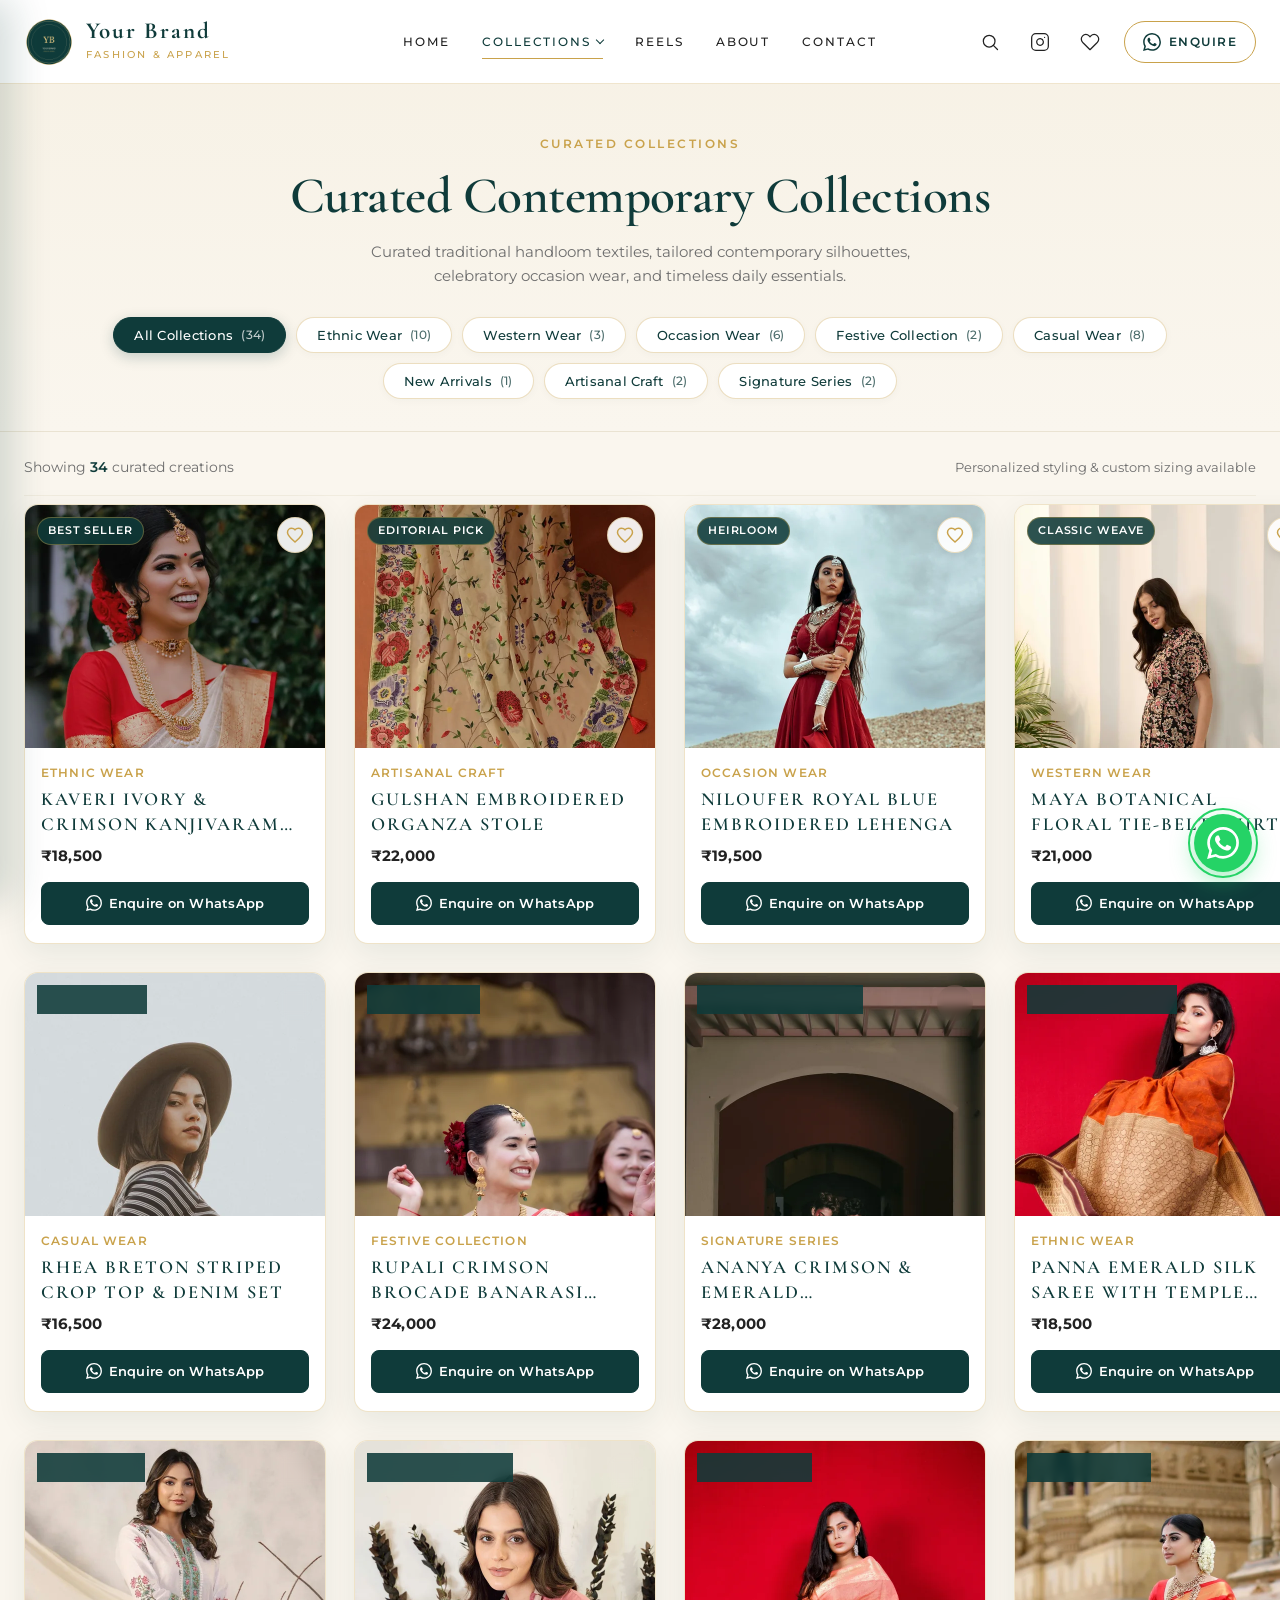
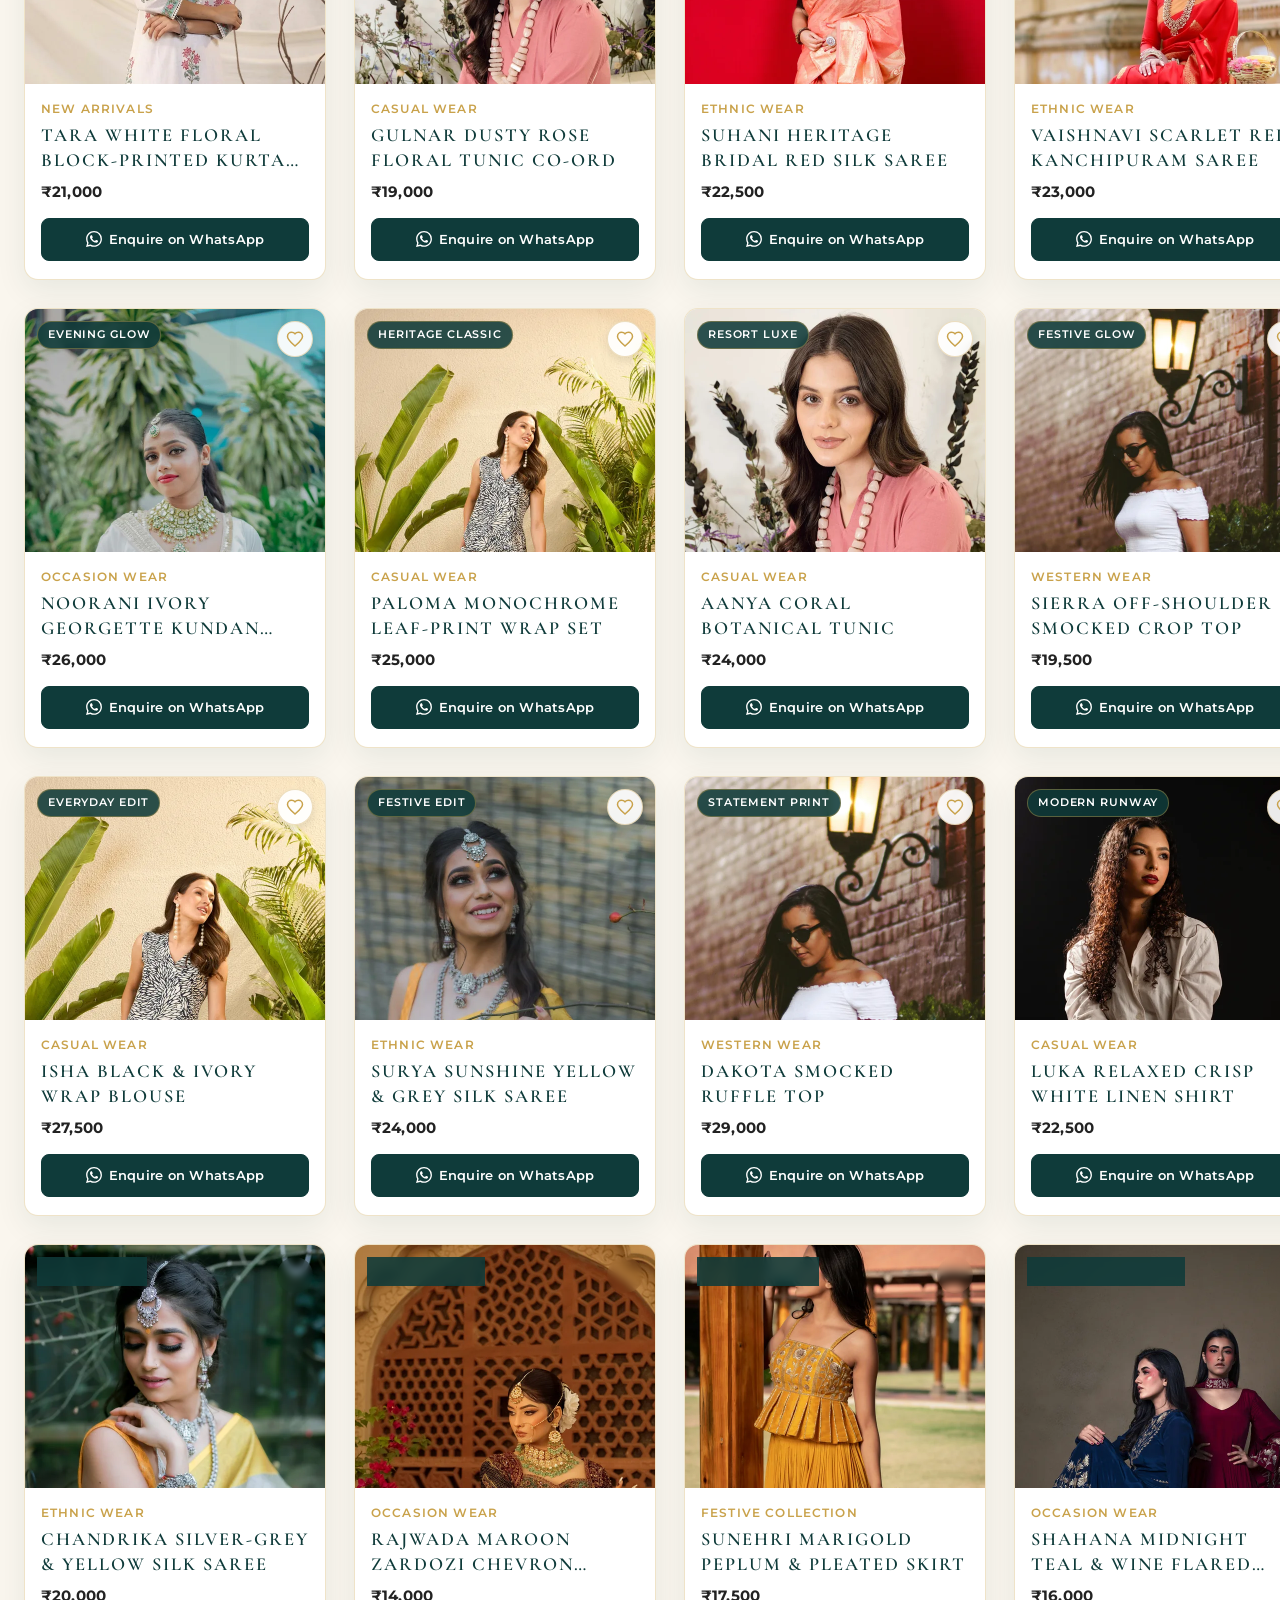
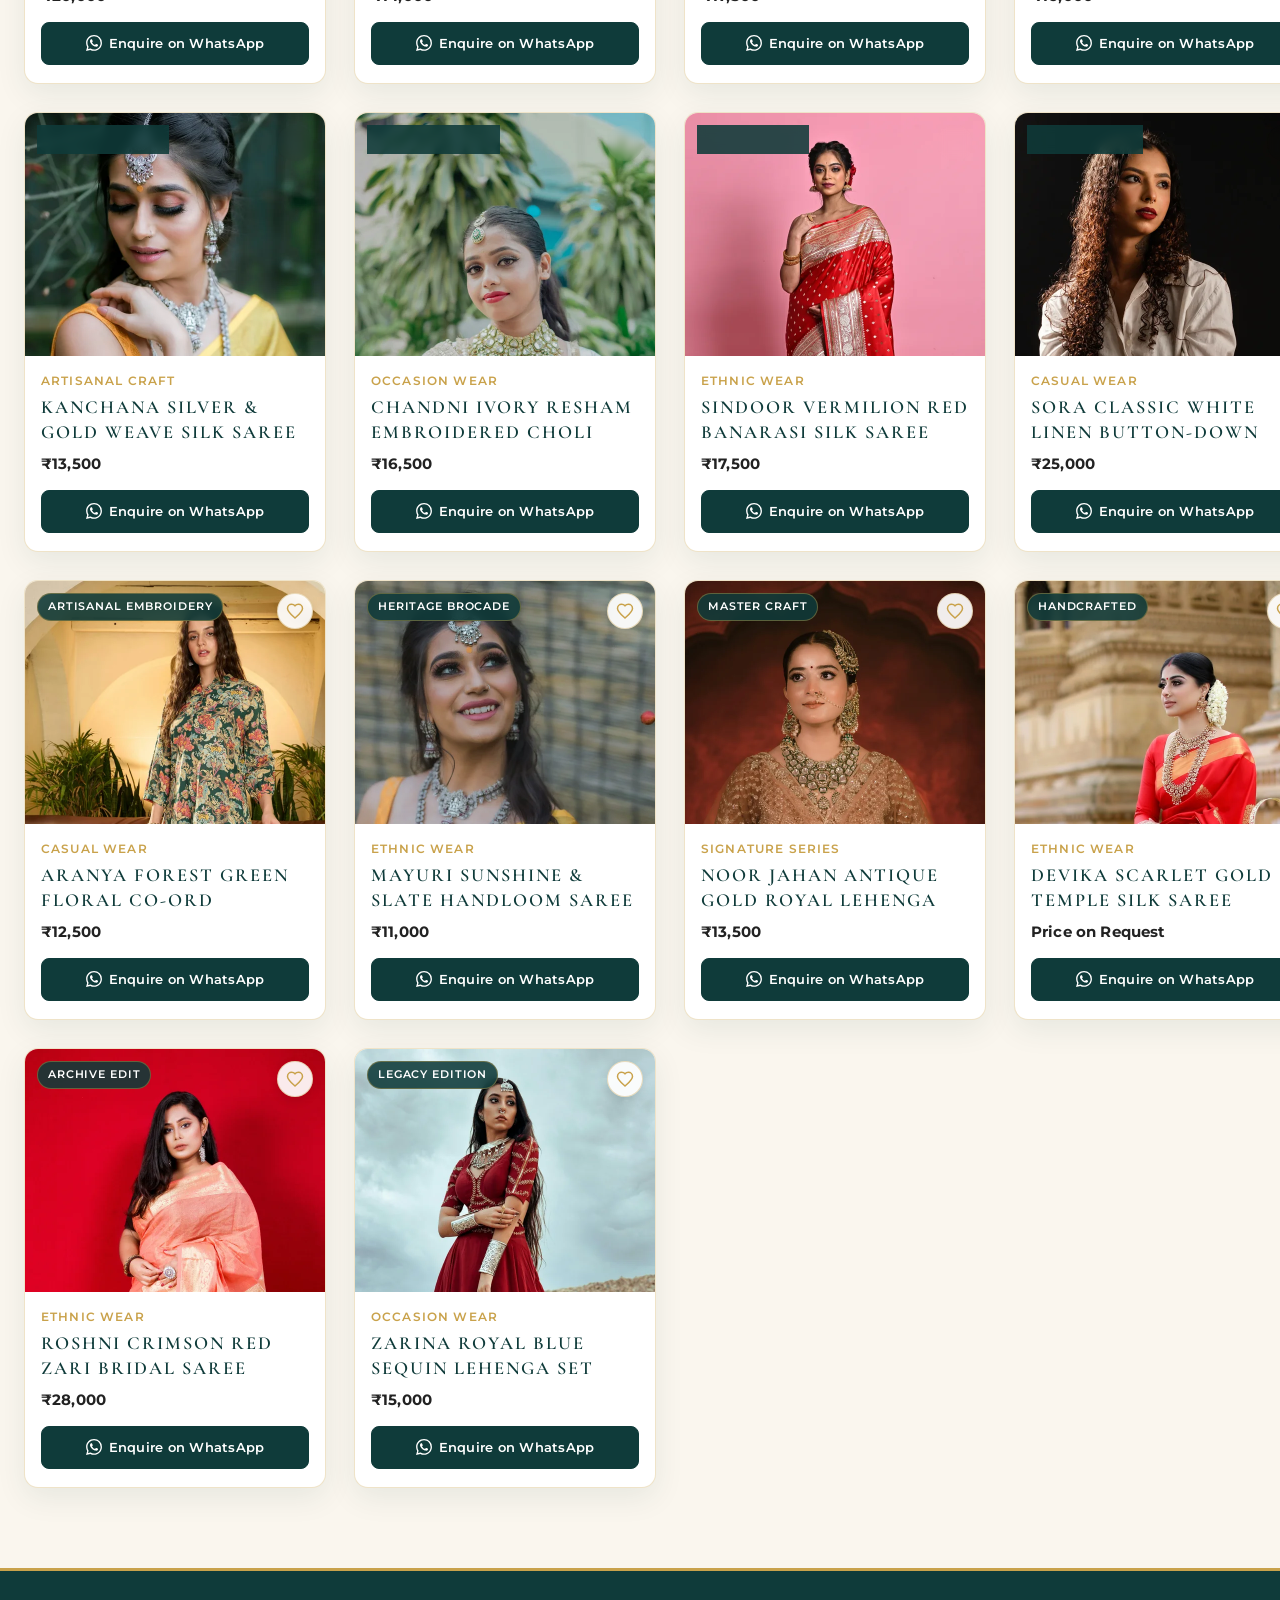
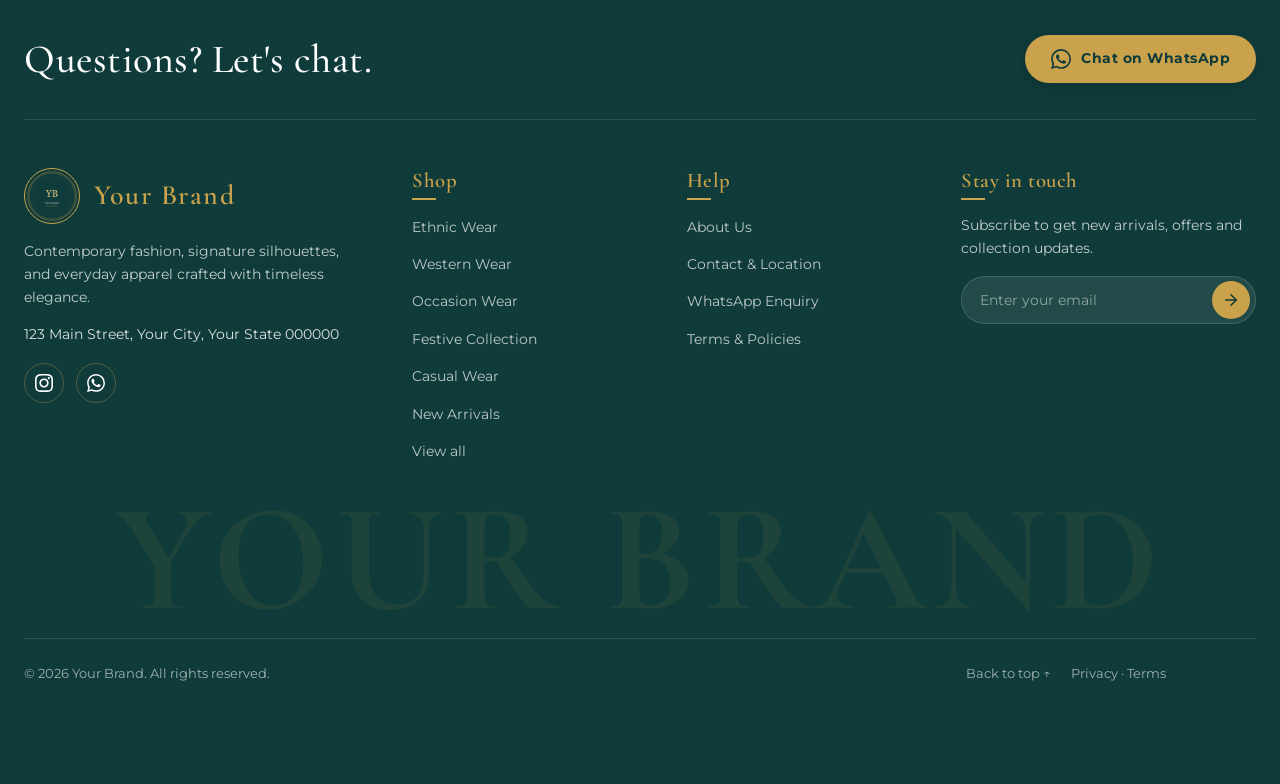
<file: collections.html>
<!DOCTYPE html>
<html lang="en">
<head>
  <meta charset="UTF-8">
  <meta name="viewport" content="width=device-width, initial-scale=1.0">
  <title>Collections | Your Brand</title>
  <meta name="description" content="Explore our handcrafted clothing collections: Ethnic Wear, Western Wear, Occasion Wear, Festive Collection, and Casual Wear at Your Brand.">
  <meta name="robots" content="noindex, nofollow">

  <!-- Open Graph Meta Tags -->
  <meta property="og:title" content="Collections | Your Brand">
  <meta property="og:description" content="Explore our handcrafted clothing collections: Ethnic Wear, Western Wear, Occasion Wear, Festive Collection, and Casual Wear at Your Brand.">
  <meta property="og:image" content="assets/images/hero-01.webp"/>
<meta name="twitter:image" content="assets/images/hero-01.webp"/>
  <meta property="og:type" content="website">

  <link rel="preconnect" href="https://fonts.googleapis.com">
  <link rel="preconnect" href="https://fonts.gstatic.com" crossorigin>
  <link href="https://fonts.googleapis.com/css2?family=Cormorant+Garamond:ital,wght@0,400;0,500;0,600;0,700;1,400&family=Montserrat:wght@300;400;500;600;700&display=swap" rel="stylesheet">
  <!-- Favicon -->
  <link rel="icon" href="assets/images/logo-badge.png">
  
  <link rel="apple-touch-icon" sizes="180x180" href="assets/images/logo-badge.png">
  <meta name="theme-color" content="#0F3B3A">
  <link rel="stylesheet" href="css/style.css?v=7.0">
</head>
<body>

  <!-- Sticky Header -->
  <header class="site-header" id="mainHeader">
    <div class="container header-inner">
      
      <!-- Mobile Hamburger Toggle (Left on mobile under 768px, >=44px tap area) -->
      <button class="mobile-toggle" aria-label="Open Navigation Menu" aria-expanded="false" aria-controls="mobileDrawer">
        <span class="hamburger-bar"></span>
        <span class="hamburger-bar"></span>
        <span class="hamburger-bar"></span>
      </button>

      <!-- Brand Logo & Name (Left on desktop, centered on mobile) -->
      <a href="index.html" class="brand-link" aria-label="Your Brand - Home">
        <img src="assets/images/logo-badge.png" alt="Your Brand Insignia" class="brand-badge-img" width="50" height="50">
        <div class="brand-text-wrap">
          <span class="brand-main-text">Your Brand</span>
          <span class="brand-sub-text">Fashion & Apparel</span>
        </div>
      </a>

      <!-- Center Desktop Navigation -->
      <nav class="main-nav" aria-label="Primary Navigation">
        <div class="nav-item">
          <a href="index.html" class="nav-link">Home</a>
        </div>

        <!-- Collections Dropdown -->
        <div class="nav-item">
          <a href="collections.html" class="nav-link active">
            Collections <span class="nav-arrow"></span>
          </a>
          <div class="dropdown-menu" role="menu">
            <div class="dropdown-grid">
              <a href="collections.html?c=ethnic-wear" class="dropdown-card">
                <img src="assets/images/collection-01.webp" alt="Ethnic Wear" class="dropdown-thumb" width="64" height="64" loading="lazy">
                <div class="dropdown-card-text">
                  <div class="dropdown-title">Ethnic Wear</div>
                  <div class="dropdown-desc">Traditional silhouettes &amp; festive weaves</div>
                </div>
              </a>

              <a href="collections.html?c=western-wear" class="dropdown-card">
                <img src="assets/images/collection-02.webp" alt="Western Wear" class="dropdown-thumb" width="64" height="64" loading="lazy">
                <div class="dropdown-card-text">
                  <div class="dropdown-title">Western Wear</div>
                  <div class="dropdown-desc">Tailored suits &amp; modern silhouettes</div>
                </div>
              </a>

              <a href="collections.html?c=occasion-wear" class="dropdown-card">
                <img src="assets/images/collection-03.webp" alt="Occasion Wear" class="dropdown-thumb" width="64" height="64" loading="lazy">
                <div class="dropdown-card-text">
                  <div class="dropdown-title">Occasion Wear</div>
                  <div class="dropdown-desc">Statement ensembles &amp; celebratory wear</div>
                </div>
              </a>

              <a href="collections.html?c=festive-collection" class="dropdown-card">
                <img src="assets/images/collection-04.webp" alt="Festive Collection" class="dropdown-thumb" width="64" height="64" loading="lazy">
                <div class="dropdown-card-text">
                  <div class="dropdown-title">Festive Collection</div>
                  <div class="dropdown-desc">Rich textures &amp; celebratory palettes</div>
                </div>
              </a>

              <a href="collections.html?c=casual-wear" class="dropdown-card">
                <img src="assets/images/collection-05.webp" alt="Casual Wear" class="dropdown-thumb" width="64" height="64" loading="lazy">
                <div class="dropdown-card-text">
                  <div class="dropdown-title">Casual Wear</div>
                  <div class="dropdown-desc">Everyday luxury &amp; fine coordinates</div>
                </div>
              </a>

              <a href="collections.html?c=new-arrivals" class="dropdown-card">
                <img src="assets/images/collection-06.webp" alt="New Arrivals" class="dropdown-thumb" width="64" height="64" loading="lazy">
                <div class="dropdown-card-text">
                  <div class="dropdown-title">New Arrivals</div>
                  <div class="dropdown-desc">Fresh seasonal drops &amp; contemporary edits</div>
                </div>
              </a>

              <a href="collections.html?c=artisanal-craft" class="dropdown-card">
                <img src="assets/images/collection-07.webp" alt="Artisanal Craft" class="dropdown-thumb" width="64" height="64" loading="lazy">
                <div class="dropdown-card-text">
                  <div class="dropdown-title">Artisanal Craft</div>
                  <div class="dropdown-desc">Hand embroidery &amp; detailed textures</div>
                </div>
              </a>

              <a href="collections.html?c=signature-series" class="dropdown-card">
                <img src="assets/images/collection-08.webp" alt="Signature Series" class="dropdown-thumb" width="64" height="64" loading="lazy">
                <div class="dropdown-card-text">
                  <div class="dropdown-title">Signature Series</div>
                  <div class="dropdown-desc">Exclusive house archives &amp; tailored pieces</div>
                </div>
              </a>
            </div>

            <div class="dropdown-footer">
              <a href="collections.html" class="dropdown-footer-link">
                View all collections &rarr;
              </a>
            </div>
          </div>
        </div>

        <div class="nav-item">
          <a href="reels.html" class="nav-link">Reels</a>
        </div>

        <div class="nav-item">
          <a href="about.html" class="nav-link">About</a>
        </div>

        <div class="nav-item">
          <a href="contact.html" class="nav-link">Contact</a>
        </div>
      </nav>

      <!-- Right Header Actions -->
      <div class="header-actions">
        <!-- Thin-line Search Icon (20px, 1.5px stroke, 44px tap area) -->
        <button class="icon-btn search-trigger" aria-label="Open Search">
          <svg width="20" height="20" viewBox="0 0 24 24" fill="none" stroke="currentColor" stroke-width="1.5" stroke-linecap="round" stroke-linejoin="round" aria-hidden="true"><circle cx="11" cy="11" r="7"/><line x1="21" y1="21" x2="16" y2="16"/></svg>
        </button>

        <!-- Thin-line Instagram Icon (20px, 1.5px stroke, 44px tap area) -->
        <a href="https://instagram.com/yourbrand" target="_blank" rel="noopener" class="icon-btn header-insta-btn" aria-label="Visit Instagram Profile">
          <svg width="20" height="20" viewBox="0 0 24 24" fill="none" stroke="currentColor" stroke-width="1.5" stroke-linecap="round" stroke-linejoin="round" aria-hidden="true"><rect x="2" y="2" width="20" height="20" rx="5" ry="5"/><path d="M16 11.37A4 4 0 1 1 12.63 8 4 4 0 0 1 16 11.37z"/><line x1="17.5" y1="6.5" x2="17.51" y2="6.5"/></svg>
        </a>

        <!-- Thin-line Wishlist Heart Icon (20px, 1.5px stroke, 44px tap area) -->
        <a href="wishlist.html" class="icon-btn wishlist-btn" aria-label="View Wishlist">
          <svg width="20" height="20" viewBox="0 0 24 24" fill="none" stroke="currentColor" stroke-width="1.5" stroke-linecap="round" stroke-linejoin="round" aria-hidden="true"><path d="M20.84 4.61a5.5 5.5 0 0 0-7.78 0L12 5.67l-1.06-1.06a5.5 5.5 0 0 0-7.78 7.78l1.06 1.06L12 21.23l7.78-7.78 1.06-1.06a5.5 5.5 0 0 0 0-7.78z"/></svg>
          <span class="badge-count wishlist-badge" style="display: none;">0</span>
        </a>

        <!-- Mobile WhatsApp Icon Button (Under 768px, 44px tap target) -->
        <a href="https://wa.me/919000000000" target="_blank" rel="noopener" class="icon-btn mobile-wa-btn" aria-label="Chat on WhatsApp">
          <svg width="20" height="20" viewBox="0 0 24 24" fill="currentColor" aria-hidden="true"><path d="M17.472 14.382c-.297-.149-1.758-.867-2.03-.967-.273-.099-.471-.148-.67.15-.197.297-.767.966-.94 1.164-.173.199-.347.223-.644.075-.297-.15-1.255-.463-2.39-1.475-.883-.788-1.48-1.761-1.653-2.059-.173-.297-.018-.458.13-.606.134-.133.298-.347.446-.52.149-.174.198-.298.298-.497.099-.198.05-.371-.025-.52-.075-.149-.669-1.612-.916-2.207-.242-.579-.487-.5-.669-.51-.173-.008-.371-.01-.57-.01-.198 0-.52.074-.792.372-.272.297-1.04 1.016-1.04 2.479 0 1.462 1.065 2.875 1.213 3.074.149.198 2.096 3.2 5.077 4.487.709.306 1.262.489 1.694.625.712.227 1.36.195 1.871.118.571-.085 1.758-.719 2.006-1.413.248-.694.248-1.289.173-1.413-.074-.124-.272-.198-.57-.347m-5.421 7.403h-.004a9.87 9.87 0 01-5.031-1.378l-.361-.214-3.741.982.998-3.648-.235-.374a9.86 9.86 0 01-1.51-5.26c.001-5.45 4.436-9.884 9.888-9.884 2.64 0 5.122 1.03 6.988 2.898a9.825 9.825 0 012.893 6.994c-.003 5.45-4.437 9.884-9.885 9.884m8.413-18.297A11.815 11.815 0 0012.05 0C5.495 0 .16 5.335.157 11.892c0 2.096.547 4.142 1.588 5.945L.057 24l6.305-1.654a11.882 11.882 0 005.683 1.448h.005c6.554 0 11.89-5.335 11.893-11.893a11.821 11.821 0 00-3.48-8.413Z"/></svg>
        </a>

        <!-- Desktop Enquire Pill (Gold-outline pill with WhatsApp icon, fills teal on hover) -->
        <a href="https://wa.me/919000000000" target="_blank" rel="noopener" class="btn-enquire-pill" aria-label="Enquire on WhatsApp">
          <svg width="18" height="18" viewBox="0 0 24 24" fill="currentColor" aria-hidden="true"><path d="M17.472 14.382c-.297-.149-1.758-.867-2.03-.967-.273-.099-.471-.148-.67.15-.197.297-.767.966-.94 1.164-.173.199-.347.223-.644.075-.297-.15-1.255-.463-2.39-1.475-.883-.788-1.48-1.761-1.653-2.059-.173-.297-.018-.458.13-.606.134-.133.298-.347.446-.52.149-.174.198-.298.298-.497.099-.198.05-.371-.025-.52-.075-.149-.669-1.612-.916-2.207-.242-.579-.487-.5-.669-.51-.173-.008-.371-.01-.57-.01-.198 0-.52.074-.792.372-.272.297-1.04 1.016-1.04 2.479 0 1.462 1.065 2.875 1.213 3.074.149.198 2.096 3.2 5.077 4.487.709.306 1.262.489 1.694.625.712.227 1.36.195 1.871.118.571-.085 1.758-.719 2.006-1.413.248-.694.248-1.289.173-1.413-.074-.124-.272-.198-.57-.347m-5.421 7.403h-.004a9.87 9.87 0 01-5.031-1.378l-.361-.214-3.741.982.998-3.648-.235-.374a9.86 9.86 0 01-1.51-5.26c.001-5.45 4.436-9.884 9.888-9.884 2.64 0 5.122 1.03 6.988 2.898a9.825 9.825 0 012.893 6.994c-.003 5.45-4.437 9.884-9.885 9.884m8.413-18.297A11.815 11.815 0 0012.05 0C5.495 0 .16 5.335.157 11.892c0 2.096.547 4.142 1.588 5.945L.057 24l6.305-1.654a11.882 11.882 0 005.683 1.448h.005c6.554 0 11.89-5.335 11.893-11.893a11.821 11.821 0 00-3.48-8.413Z"/></svg>
          <span>Enquire</span>
        </a>
      </div>

    </div>
  </header>

  <!-- ========================================================================
       Mobile Drawer Navigation (Left-Slide, Ivory, Safe Area, Staggered)
       ======================================================================== -->
  <div class="mobile-drawer-overlay" aria-hidden="true"></div>
  <aside class="mobile-drawer" id="mobileDrawer" aria-label="Mobile Navigation" aria-hidden="true">
    <div class="drawer-header">
      <div class="brand-text-wrap">
        <span class="brand-main-text">Your Brand</span>
        <span class="brand-sub-text">Fashion & Apparel</span>
      </div>
      <button class="drawer-close-btn" aria-label="Close Mobile Menu">&times;</button>
    </div>

    <nav class="drawer-nav">
      <div class="drawer-nav-item">
        <a href="index.html" class="drawer-link">Home</a>
      </div>
      
      <!-- Collapsible Collections Accordion with Thumbnails -->
      <div class="drawer-nav-item">
        <button class="drawer-accordion-btn active" aria-expanded="false">
          <span>Collections</span>
          <span class="nav-arrow"></span>
        </button>
        <div class="drawer-accordion-content">
          <a href="collections.html?c=ethnic-wear" class="drawer-sublink-card">
            <img src="assets/images/collection-01.webp" alt="Ethnic Wear" class="drawer-sublink-thumb" width="40" height="40" loading="lazy">
            <span class="drawer-sublink-name">Ethnic Wear</span>
          </a>
          <a href="collections.html?c=western-wear" class="drawer-sublink-card">
            <img src="assets/images/collection-02.webp" alt="Western Wear" class="drawer-sublink-thumb" width="40" height="40" loading="lazy">
            <span class="drawer-sublink-name">Western Wear</span>
          </a>
          <a href="collections.html?c=occasion-wear" class="drawer-sublink-card">
            <img src="assets/images/collection-03.webp" alt="Occasion Wear" class="drawer-sublink-thumb" width="40" height="40" loading="lazy">
            <span class="drawer-sublink-name">Occasion Wear</span>
          </a>
          <a href="collections.html?c=festive-collection" class="drawer-sublink-card">
            <img src="assets/images/collection-04.webp" alt="Festive Collection" class="drawer-sublink-thumb" width="40" height="40" loading="lazy">
            <span class="drawer-sublink-name">Festive Collection</span>
          </a>
          <a href="collections.html?c=casual-wear" class="drawer-sublink-card">
            <img src="assets/images/collection-05.webp" alt="Casual Wear" class="drawer-sublink-thumb" width="40" height="40" loading="lazy">
            <span class="drawer-sublink-name">Casual Wear</span>
          </a>
          <a href="collections.html?c=new-arrivals" class="drawer-sublink-card">
            <img src="assets/images/collection-06.webp" alt="New Arrivals" class="drawer-sublink-thumb" width="40" height="40" loading="lazy">
            <span class="drawer-sublink-name">New Arrivals</span>
          </a>
          <a href="collections.html?c=artisanal-craft" class="drawer-sublink-card">
            <img src="assets/images/collection-07.webp" alt="Artisanal Craft" class="drawer-sublink-thumb" width="40" height="40" loading="lazy">
            <span class="drawer-sublink-name">Artisanal Craft</span>
          </a>
          <a href="collections.html?c=signature-series" class="drawer-sublink-card">
            <img src="assets/images/collection-08.webp" alt="Signature Series" class="drawer-sublink-thumb" width="40" height="40" loading="lazy">
            <span class="drawer-sublink-name">Signature Series</span>
          </a>
          <a href="collections.html" class="drawer-sublink-all">
            View all collections &rarr;
          </a>
        </div>
      </div>

      <div class="drawer-nav-item">
        <a href="reels.html" class="drawer-link">Reels</a>
      </div>

      <div class="drawer-nav-item">
        <a href="about.html" class="drawer-link">About</a>
      </div>

      <div class="drawer-nav-item">
        <a href="contact.html" class="drawer-link">Contact</a>
      </div>
    </nav>

    <div class="drawer-footer">
      <a href="https://wa.me/919000000000" target="_blank" rel="noopener" class="drawer-wa-btn">
        <svg width="18" height="18" viewBox="0 0 24 24" fill="currentColor" aria-hidden="true"><path d="M17.472 14.382c-.297-.149-1.758-.867-2.03-.967-.273-.099-.471-.148-.67.15-.197.297-.767.966-.94 1.164-.173.199-.347.223-.644.075-.297-.15-1.255-.463-2.39-1.475-.883-.788-1.48-1.761-1.653-2.059-.173-.297-.018-.458.13-.606.134-.133.298-.347.446-.52.149-.174.198-.298.298-.497.099-.198.05-.371-.025-.52-.075-.149-.669-1.612-.916-2.207-.242-.579-.487-.5-.669-.51-.173-.008-.371-.01-.57-.01-.198 0-.52.074-.792.372-.272.297-1.04 1.016-1.04 2.479 0 1.462 1.065 2.875 1.213 3.074.149.198 2.096 3.2 5.077 4.487.709.306 1.262.489 1.694.625.712.227 1.36.195 1.871.118.571-.085 1.758-.719 2.006-1.413.248-.694.248-1.289.173-1.413-.074-.124-.272-.198-.57-.347m-5.421 7.403h-.004a9.87 9.87 0 01-5.031-1.378l-.361-.214-3.741.982.998-3.648-.235-.374a9.86 9.86 0 01-1.51-5.26c.001-5.45 4.436-9.884 9.888-9.884 2.64 0 5.122 1.03 6.988 2.898a9.825 9.825 0 012.893 6.994c-.003 5.45-4.437 9.884-9.885 9.884m8.413-18.297A11.815 11.815 0 0012.05 0C5.495 0 .16 5.335.157 11.892c0 2.096.547 4.142 1.588 5.945L.057 24l6.305-1.654a11.882 11.882 0 005.683 1.448h.005c6.554 0 11.89-5.335 11.893-11.893a11.821 11.821 0 00-3.48-8.413Z"/></svg>
        <span>Enquire on WhatsApp</span>
      </a>

      <div class="drawer-contact-strip">
        <a href="tel:+919000000000" class="drawer-phone-link" aria-label="Call +91 90000 00000">
          <svg width="16" height="16" viewBox="0 0 24 24" fill="none" stroke="currentColor" stroke-width="1.5" stroke-linecap="round" stroke-linejoin="round" aria-hidden="true"><path d="M22 16.92v3a2 2 0 0 1-2.18 2 19.79 19.79 0 0 1-8.63-3.07 19.5 19.5 0 0 1-6-6 19.79 19.79 0 0 1-3.07-8.67A2 2 0 0 1 4.11 2h3a2 2 0 0 1 2 1.72 12.84 12.84 0 0 0 .7 2.81 2 2 0 0 1-.45 2.11L8.09 9.91a16 16 0 0 0 6 6l1.27-1.27a2 2 0 0 1 2.11-.45 12.84 12.84 0 0 0 2.81.7A2 2 0 0 1 22 16.92z"/></svg>
          <span>+91 90000 00000</span>
        </a>

        <a href="https://instagram.com/yourbrand" target="_blank" rel="noopener" class="drawer-insta-link" aria-label="Instagram Profile">
          <svg width="18" height="18" viewBox="0 0 24 24" fill="none" stroke="currentColor" stroke-width="1.5" stroke-linecap="round" stroke-linejoin="round" aria-hidden="true"><rect x="2" y="2" width="20" height="20" rx="5" ry="5"/><path d="M16 11.37A4 4 0 1 1 12.63 8 4 4 0 0 1 16 11.37z"/><line x1="17.5" y1="6.5" x2="17.51" y2="6.5"/></svg>
          <span>Instagram</span>
        </a>
      </div>
    </div>
  </aside>

  <!-- Search Modal -->
  <div class="search-modal-overlay" role="dialog" aria-modal="true">
    <div class="search-modal-container">
      <button class="search-close-btn">&times;</button>
      <h2 class="search-title">Search Collections</h2>
      <form class="search-input-wrap" onsubmit="event.preventDefault(); window.location.href='collections.html?q=' + encodeURIComponent(document.querySelector('.search-input').value);">
        <input type="text" class="search-input" placeholder="Search Ethnic Wear, Western Wear, Dresses...">
        <button type="submit" class="search-submit-btn">&rarr;</button>
      </form>
    </div>
  </div>

  <!-- Main Collections Catalog Section -->
  <main class="collections-main-wrap" id="mainContent">
    
    <!-- Hero Header with Eyebrow & Filter Pills -->
    <section class="collections-page-header">
      <div class="container">
        <span class="section-eyebrow">Curated Collections</span>
        <h1 class="collections-hero-title">Curated Contemporary Collections</h1>
        <p class="collections-hero-subtitle">
          Curated traditional handloom textiles, tailored contemporary silhouettes, celebratory occasion wear, and timeless daily essentials.
        </p>

        <!-- Category Filter Pills -->
        <nav class="collections-filters-wrap" id="collectionsFilters" aria-label="Filter Collections">
          <button class="filter-pill active" data-slug="all" onclick="setCategoryFilter('all')">
            <span>All Collections</span>
            <span class="pill-count" id="count-all"></span>
          </button>
          <button class="filter-pill" data-slug="ethnic-wear" onclick="setCategoryFilter('ethnic-wear')">
            <span>Ethnic Wear</span>
            <span class="pill-count" id="count-ethnic-wear"></span>
          </button>
          <button class="filter-pill" data-slug="western-wear" onclick="setCategoryFilter('western-wear')">
            <span>Western Wear</span>
            <span class="pill-count" id="count-western-wear"></span>
          </button>
          <button class="filter-pill" data-slug="occasion-wear" onclick="setCategoryFilter('occasion-wear')">
            <span>Occasion Wear</span>
            <span class="pill-count" id="count-occasion-wear"></span>
          </button>
          <button class="filter-pill" data-slug="festive-collection" onclick="setCategoryFilter('festive-collection')">
            <span>Festive Collection</span>
            <span class="pill-count" id="count-festive-collection"></span>
          </button>
          <button class="filter-pill" data-slug="casual-wear" onclick="setCategoryFilter('casual-wear')">
            <span>Casual Wear</span>
            <span class="pill-count" id="count-casual-wear"></span>
          </button>
          <button class="filter-pill" data-slug="new-arrivals" onclick="setCategoryFilter('new-arrivals')">
            <span>New Arrivals</span>
            <span class="pill-count" id="count-new-arrivals"></span>
          </button>
          <button class="filter-pill" data-slug="artisanal-craft" onclick="setCategoryFilter('artisanal-craft')">
            <span>Artisanal Craft</span>
            <span class="pill-count" id="count-artisanal-craft"></span>
          </button>
          <button class="filter-pill" data-slug="signature-series" onclick="setCategoryFilter('signature-series')">
            <span>Signature Series</span>
            <span class="pill-count" id="count-signature-series"></span>
          </button>
        </nav>

        <!-- Active Search Banner (Hidden by default) -->
        <div id="searchBanner" class="collections-search-banner" style="display: none;">
          <span>Searching for: <strong id="searchQueryText"></strong></span>
          <button onclick="clearSearchFilter()" aria-label="Clear Search Query">&times;</button>
        </div>
      </div>
    </section>

    <!-- Catalog Content Grid Container -->
    <section class="collections-catalog-section">
      <div class="container">
        
        <!-- Results Top Bar -->
        <div class="collections-results-bar">
          <div id="collectionsCount" class="collections-count-text">
            Showing <strong class="collections-count-strong">0</strong> curated creations
          </div>
          <div class="collections-help-note">
            <span style="font-size: 0.8rem; color: var(--text-muted);">Personalized styling &amp; custom sizing available</span>
          </div>
        </div>

        <!-- 4-Column Responsive Grid -->
        <div class="collections-grid" id="collectionsGrid" aria-live="polite">
          <!-- Populated dynamically by JavaScript -->
        </div>

      </div>
    </section>

  </main>

  <!-- Footer -->
  <footer class="site-footer">
  <div class="container">
    <!-- CTA Band -->
    <div class="footer-cta-band">
      <h2 class="footer-cta-title">Questions? Let's chat.</h2>
      <a class="footer-cta-wa-btn" href="https://wa.me/919000000000" rel="noopener" target="_blank">
        <svg aria-hidden="true" fill="currentColor" height="20" viewbox="0 0 24 24" width="20"><path d="M17.472 14.382c-.297-.149-1.758-.867-2.03-.967-.273-.099-.471-.148-.67.15-.197.297-.767.966-.94 1.164-.173.199-.347.223-.644.075-.297-.15-1.255-.463-2.39-1.475-.883-.788-1.48-1.761-1.653-2.059-.173-.297-.018-.458.13-.606.134-.133.298-.347.446-.52.149-.174.198-.298.298-.497.099-.198.05-.371-.025-.52-.075-.149-.669-1.612-.916-2.207-.242-.579-.487-.5-.669-.51-.173-.008-.371-.01-.57-.01-.198 0-.52.074-.792.372-.272.297-1.04 1.016-1.04 2.479 0 1.462 1.065 2.875 1.213 3.074.149.198 2.096 3.2 5.077 4.487.709.306 1.262.489 1.694.625.712.227 1.36.195 1.871.118.571-.085 1.758-.719 2.006-1.413.248-.694.248-1.289.173-1.413-.074-.124-.272-.198-.57-.347m-5.421 7.403h-.004a9.87 9.87 0 01-5.031-1.378l-.361-.214-3.741.982.998-3.648-.235-.374a9.86 9.86 0 01-1.51-5.26c.001-5.45 4.436-9.884 9.888-9.884 2.64 0 5.122 1.03 6.988 2.898a9.825 9.825 0 012.893 6.994c-.003 5.45-4.437 9.884-9.885 9.884m8.413-18.297A11.815 11.815 0 0012.05 0C5.495 0 .16 5.335.157 11.892c0 2.096.547 4.142 1.588 5.945L.057 24l6.305-1.654a11.882 11.882 0 005.683 1.448h.005c6.554 0 11.89-5.335 11.893-11.893a11.821 11.821 0 00-3.48-8.413Z"></path></svg>
        <span>Chat on WhatsApp</span>
      </a>
    </div>

    <!-- Main Footer Grid (Four Columns) -->
    <div class="footer-grid">
      <!-- Column 1: Brand Info -->
      <div class="footer-col-brand">
        <div class="footer-brand-wrap">
          <img alt="Your Brand" class="footer-logo-badge" height="56" loading="lazy" src="assets/images/logo-badge.png" width="56"/>
          <div class="footer-brand-title">Your Brand</div>
        </div>
        <p class="footer-desc">Contemporary fashion, signature silhouettes, and everyday apparel crafted with timeless elegance.</p>
        <p class="footer-address">123 Main Street, Your City, Your State 000000</p>
        <div class="footer-social-row">
          <a aria-label="Instagram" class="footer-social-icon-btn" href="https://instagram.com/yourbrand" rel="noopener" target="_blank">
            <svg aria-hidden="true" fill="currentColor" height="20" viewbox="0 0 24 24" width="20"><path d="M12 2.163c3.204 0 3.584.012 4.85.07 3.252.148 4.771 1.691 4.919 4.919.058 1.265.069 1.645.069 4.849 0 3.205-.012 3.584-.069 4.849-.149 3.225-1.664 4.771-4.919 4.919-1.266.058-1.644.07-4.85.07-3.204 0-3.584-.012-4.849-.07-3.26-.149-4.771-1.699-4.919-4.92-.058-1.265-.07-1.644-.07-4.849 0-3.204.013-3.583.07-4.849.149-3.227 1.664-4.771 4.919-4.919 1.266-.057 1.645-.069 4.849-.069zm0-2.163c-3.259 0-3.667.014-4.947.072-4.358.2-6.78 2.618-6.98 6.98-.059 1.281-.073 1.689-.073 4.948 0 3.259.014 3.668.072 4.948.2 4.358 2.618 6.78 6.98 6.98 1.281.058 1.689.072 4.948.072 3.259 0 3.668-.014 4.948-.072 4.354-.2 6.782-2.618 6.979-6.98.059-1.28.073-1.689.073-4.948 0-3.259-.014-3.667-.072-4.947-.196-4.354-2.617-6.78-6.979-6.98-1.281-.059-1.69-.073-4.949-.073zm0 5.838c-3.403 0-6.162 2.759-6.162 6.162s2.759 6.163 6.162 6.163 6.162-2.759 6.162-6.163c0-3.403-2.759-6.162-6.162-6.162zm0 10.162c-2.209 0-4-1.79-4-4 0-2.209 1.791-4 4-4s4 1.791 4 4c0 2.21-1.791 4-4 4zm6.406-11.845c-.796 0-1.441.645-1.441 1.44s.645 1.44 1.441 1.44c.795 0 1.439-.645 1.439-1.44s-.644-1.44-1.439-1.44z"></path></svg>
          </a>
          <a aria-label="WhatsApp" class="footer-social-icon-btn" href="https://wa.me/919000000000" rel="noopener" target="_blank">
            <svg aria-hidden="true" fill="currentColor" height="20" viewbox="0 0 24 24" width="20"><path d="M17.472 14.382c-.297-.149-1.758-.867-2.03-.967-.273-.099-.471-.148-.67.15-.197.297-.767.966-.94 1.164-.173.199-.347.223-.644.075-.297-.15-1.255-.463-2.39-1.475-.883-.788-1.48-1.761-1.653-2.059-.173-.297-.018-.458.13-.606.134-.133.298-.347.446-.52.149-.174.198-.298.298-.497.099-.198.05-.371-.025-.52-.075-.149-.669-1.612-.916-2.207-.242-.579-.487-.5-.669-.51-.173-.008-.371-.01-.57-.01-.198 0-.52.074-.792.372-.272.297-1.04 1.016-1.04 2.479 0 1.462 1.065 2.875 1.213 3.074.149.198 2.096 3.2 5.077 4.487.709.306 1.262.489 1.694.625.712.227 1.36.195 1.871.118.571-.085 1.758-.719 2.006-1.413.248-.694.248-1.289.173-1.413-.074-.124-.272-.198-.57-.347m-5.421 7.403h-.004a9.87 9.87 0 01-5.031-1.378l-.361-.214-3.741.982.998-3.648-.235-.374a9.86 9.86 0 01-1.51-5.26c.001-5.45 4.436-9.884 9.888-9.884 2.64 0 5.122 1.03 6.988 2.898a9.825 9.825 0 012.893 6.994c-.003 5.45-4.437 9.884-9.885 9.884m8.413-18.297A11.815 11.815 0 0012.05 0C5.495 0 .16 5.335.157 11.892c0 2.096.547 4.142 1.588 5.945L.057 24l6.305-1.654a11.882 11.882 0 005.683 1.448h.005c6.554 0 11.89-5.335 11.893-11.893a11.821 11.821 0 00-3.48-8.413Z"></path></svg>
          </a>
        </div>
      </div>

      <!-- Column 2: Shop -->
      <div class="footer-col-shop">
        <h3 class="footer-col-title">Shop</h3>
        <ul class="footer-links-list">
          <li><a class="footer-link" href="collections.html?c=ethnic-wear">Ethnic Wear</a></li>
          <li><a class="footer-link" href="collections.html?c=western-wear">Western Wear</a></li>
          <li><a class="footer-link" href="collections.html?c=occasion-wear">Occasion Wear</a></li>
          <li><a class="footer-link" href="collections.html?c=festive-collection">Festive Collection</a></li>
          <li><a class="footer-link" href="collections.html?c=casual-wear">Casual Wear</a></li>
          <li><a class="footer-link" href="collections.html?c=new-arrivals">New Arrivals</a></li>
          <li><a class="footer-link" href="collections.html">View all</a></li>
        </ul>
      </div>

      <!-- Column 3: Help -->
      <div class="footer-col-help">
        <h3 class="footer-col-title">Help</h3>
        <ul class="footer-links-list">
          <li><a class="footer-link" href="about.html">About Us</a></li>
          <li><a class="footer-link" href="contact.html">Contact &amp; Location</a></li>
          <li><a class="footer-link" href="https://wa.me/919000000000" rel="noopener" target="_blank">WhatsApp Enquiry</a></li>
          <li><a class="footer-link" href="contact.html">Terms &amp; Policies</a></li>
        </ul>
      </div>

      <!-- Column 4: Stay in touch -->
      <div class="footer-col-newsletter">
        <h3 class="footer-col-title">Stay in touch</h3>
        <p class="footer-desc">Subscribe to get new arrivals, offers and collection updates.</p>
        <form class="footer-newsletter-pill-form" onsubmit="event.preventDefault(); alert('Thank you for subscribing to Your Brand.');">
          <div class="footer-newsletter-pill">
            <input aria-label="Email address" class="footer-newsletter-input" placeholder="Enter your email" required="" type="email"/>
            <button aria-label="Subscribe" class="footer-newsletter-arrow-btn" type="submit">
              <svg aria-hidden="true" fill="none" height="18" stroke="currentColor" stroke-linecap="round" stroke-linejoin="round" stroke-width="2" viewbox="0 0 24 24" width="18"><line x1="5" x2="19" y1="12" y2="12"></line><polyline points="12 5 19 12 12 19"></polyline></svg>
            </button>
          </div>
        </form>
      </div>
    </div>

    <!-- Giant Brand Wordmark Across the Bottom -->
    <div class="footer-wordmark-wrap">
      <div class="footer-giant-wordmark">Your Brand</div>
    </div>

    <!-- Bottom Bar -->
    <div class="footer-bottom">
      <div class="footer-copyright">© 2026 Your Brand. All rights reserved.</div>
      <div class="footer-bottom-links">
        <a class="footer-bottom-link footer-back-to-top" href="#top">Back to top ↑</a>
        <a class="footer-bottom-link" href="contact.html">Privacy · Terms</a>
      </div>
    </div>
  </div>
</footer>

  <!-- Floating WhatsApp -->
  <aside class="floating-whatsapp" aria-label="Direct WhatsApp Support">
    <div class="wa-tooltip">Enquire on WhatsApp: +91 90000 00000</div>
    <a href="https://wa.me/919000000000" target="_blank" rel="noopener" class="wa-floating-btn" aria-label="Chat on WhatsApp">
      <div class="wa-pulse-ring"></div>
      <svg xmlns="http://www.w3.org/2000/svg" viewBox="0 0 24 24" width="28" height="28" fill="#fff" aria-hidden="true"><path d="M17.472 14.382c-.297-.149-1.758-.867-2.03-.967-.273-.099-.471-.148-.67.15-.197.297-.767.966-.94 1.164-.173.199-.347.223-.644.075-.297-.15-1.255-.463-2.39-1.475-.883-.788-1.48-1.761-1.653-2.059-.173-.297-.018-.458.13-.606.134-.133.298-.347.446-.52.149-.174.198-.298.298-.497.099-.198.05-.371-.025-.52-.075-.149-.669-1.612-.916-2.207-.242-.579-.487-.5-.669-.51-.173-.008-.371-.01-.57-.01-.198 0-.52.074-.792.372-.272.297-1.04 1.016-1.04 2.479 0 1.462 1.065 2.875 1.213 3.074.149.198 2.096 3.2 5.077 4.487.709.306 1.262.489 1.694.625.712.227 1.36.195 1.871.118.571-.085 1.758-.719 2.006-1.413.248-.694.248-1.289.173-1.413-.074-.124-.272-.198-.57-.347m-5.421 7.403h-.004a9.87 9.87 0 01-5.031-1.378l-.361-.214-3.741.982.998-3.648-.235-.374a9.86 9.86 0 01-1.51-5.26c.001-5.45 4.436-9.884 9.888-9.884 2.64 0 5.122 1.03 6.988 2.898a9.825 9.825 0 012.893 6.994c-.003 5.45-4.437 9.884-9.885 9.884m8.413-18.297A11.815 11.815 0 0012.05 0C5.495 0 .16 5.335.157 11.892c0 2.096.547 4.142 1.588 5.945L.057 24l6.305-1.654a11.882 11.882 0 005.683 1.448h.005c6.554 0 11.89-5.335 11.893-11.893a11.821 11.821 0 00-3.48-8.413Z"/></svg>
    </a>
  </aside>

  <script src="js/products.js?v=7.0"></script>
  <script src="js/main.js?v=7.0"></script>
  <script>
    let currentCategory = 'all';
    let currentSearch = '';

    document.addEventListener('DOMContentLoaded', () => {
      initCatalogFromUrl();
      renderFilterPillCounts();
    });

    window.addEventListener('popstate', () => {
      initCatalogFromUrl();
    });

    function initCatalogFromUrl() {
      const params = new URLSearchParams(window.location.search);
      const cat = params.get('c');
      const query = params.get('q');

      currentCategory = cat && CATEGORIES.some(c => c.slug === cat) ? cat : 'all';
      currentSearch = query ? query.trim() : '';

      syncFilterPillsUI();
      syncSearchBannerUI();
      renderCatalogGrid(true);
    }

    function setCategoryFilter(slug) {
      if (currentCategory === slug && !currentSearch) return;
      currentCategory = slug;
      
      const url = new URL(window.location);
      if (slug === 'all') {
        url.searchParams.delete('c');
      } else {
        url.searchParams.set('c', slug);
      }
      history.pushState(null, '', url.pathname + url.search);

      syncFilterPillsUI();
      renderCatalogGrid(false);
    }

    function clearSearchFilter() {
      currentSearch = '';
      const url = new URL(window.location);
      url.searchParams.delete('q');
      history.pushState(null, '', url.pathname + url.search);
      syncSearchBannerUI();
      renderCatalogGrid(false);
    }

    function syncFilterPillsUI() {
      document.querySelectorAll('.filter-pill').forEach(btn => {
        if (btn.dataset.slug === currentCategory) {
          btn.classList.add('active');
        } else {
          btn.classList.remove('active');
        }
      });
    }

    function syncSearchBannerUI() {
      const banner = document.getElementById('searchBanner');
      const queryEl = document.getElementById('searchQueryText');
      if (!banner || !queryEl) return;

      if (currentSearch) {
        queryEl.textContent = `"${currentSearch}"`;
        banner.style.display = 'inline-flex';
      } else {
        banner.style.display = 'none';
      }
    }

    function renderFilterPillCounts() {
      if (typeof PRODUCTS === 'undefined') return;
      const allCountEl = document.getElementById('count-all');
      if (allCountEl) allCountEl.textContent = `(${PRODUCTS.length})`;
      
      CATEGORIES.forEach(cat => {
        if (cat.slug === 'all') return;
        const count = PRODUCTS.filter(p => p.category === cat.slug).length;
        const el = document.getElementById(`count-${cat.slug}`);
        if (el) el.textContent = `(${count})`;
      });
    }

    function renderCatalogGrid(immediate) {
      const grid = document.getElementById('collectionsGrid');
      const countEl = document.getElementById('collectionsCount');
      if (!grid || typeof PRODUCTS === 'undefined') return;

      let filtered = PRODUCTS.filter(item => {
        const matchCat = currentCategory === 'all' || item.category === currentCategory;
        if (!matchCat) return false;
        if (!currentSearch) return true;
        const q = currentSearch.toLowerCase();
        return (
          item.name.toLowerCase().includes(q) ||
          item.categoryName.toLowerCase().includes(q) ||
          (item.fabric && item.fabric.toLowerCase().includes(q)) ||
          (item.description && item.description.toLowerCase().includes(q))
        );
      });

      const updateDOM = () => {
        if (countEl) {
          const noun = filtered.length === 1 ? 'creation' : 'creations';
          countEl.innerHTML = `Showing <strong class="collections-count-strong">${filtered.length}</strong> curated ${noun}`;
        }

        if (filtered.length === 0) {
          grid.innerHTML = `
            <div class="collections-empty">
              <svg class="collections-empty-icon" viewBox="0 0 24 24" fill="none" stroke="currentColor" stroke-width="1.5">
                <circle cx="11" cy="11" r="8"></circle>
                <line x1="21" y1="21" x2="16.65" y2="16.65"></line>
                <line x1="8" y1="11" x2="14" y2="11"></line>
              </svg>
              <h3 class="collections-empty-title">No creations found</h3>
              <p class="collections-empty-desc">We couldn't find any items matching your current selection. Clear filters or enquire directly for styling assistance.</p>
              <button class="filter-pill active" onclick="setCategoryFilter('all'); clearSearchFilter();">View All Collections</button>
            </div>
          `;
          return;
        }

        const wishlistItems = JSON.parse(localStorage.getItem('store_wishlist') || '[]');

        grid.innerHTML = filtered.map(product => {
          const isWish = wishlistItems.includes(product.id);
          const encodedMsg = encodeURIComponent(`Hello Your Brand, I would like to enquire about the ${product.name} (${product.price}). Please share availability and details.`);
          const waLink = `https://wa.me/919000000000?text=${encodedMsg}`;
          const mainImg = product.images && product.images.length > 0 ? product.images[0] : 'assets/images/collection-01.webp';
          const badgeHtml = product.badge ? `<span class="collection-card-badge">${product.badge}</span>` : '';

          return `
            <article class="collection-card product-card" data-product-id="${product.id}">
              <div class="collection-card-media">
                <a href="product-detail.html?id=${product.id}" aria-label="View details for ${product.name}">
                  <img src="${mainImg}" alt="${product.name}" class="collection-card-img" width="300" height="375" loading="lazy">
                </a>
                ${badgeHtml}
                <button class="collection-card-heart product-wishlist-btn ${isWish ? 'active' : ''}" 
                        aria-label="Save to Wishlist" 
                        onclick="toggleWishlist('${product.id}', this); event.stopPropagation();">
                  <svg viewBox="0 0 24 24"><path d="M12 21.35l-1.45-1.32C5.4 15.36 2 12.28 2 8.5 2 5.42 4.42 3 7.5 3c1.74 0 3.41.81 4.5 2.09C13.09 3.81 14.76 3 16.5 3 19.58 3 22 5.42 22 8.5c0 3.78-3.4 6.86-8.55 11.54L12 21.35z"/></svg>
                </button>
              </div>
              <div class="collection-card-body">
                <div class="collection-card-category">${product.categoryName}</div>
                <h2 class="collection-card-title">
                  <a href="product-detail.html?id=${product.id}">${product.name}</a>
                </h2>
                <div class="collection-card-price">${product.price}</div>
                <a href="${waLink}" target="_blank" rel="noopener" class="btn-card-wa" aria-label="Enquire on WhatsApp about ${product.name}">
                  <svg viewBox="0 0 24 24"><path d="M17.472 14.382c-.297-.149-1.758-.867-2.03-.967-.273-.099-.471-.148-.67.15-.197.297-.767.966-.94 1.164-.173.199-.347.223-.644.075-.297-.15-1.255-.463-2.39-1.475-.883-.788-1.48-1.761-1.653-2.059-.173-.297-.018-.458.13-.606.134-.133.298-.347.446-.52.149-.174.198-.298.298-.497.099-.198.05-.371-.025-.52-.075-.149-.669-1.612-.916-2.207-.242-.579-.487-.5-.669-.51-.173-.008-.371-.01-.57-.01-.198 0-.52.074-.792.372-.272.297-1.04 1.016-1.04 2.479 0 1.462 1.065 2.875 1.213 3.074.149.198 2.096 3.2 5.077 4.487.709.306 1.262.489 1.694.625.712.227 1.36.195 1.871.118.571-.085 1.758-.719 2.006-1.413.248-.694.248-1.289.173-1.413-.074-.124-.272-.198-.57-.347m-5.421 7.403h-.004a9.87 9.87 0 01-5.031-1.378l-.361-.214-3.741.982.998-3.648-.235-.374a9.86 9.86 0 01-1.51-5.26c.001-5.45 4.436-9.884 9.888-9.884 2.64 0 5.122 1.03 6.988 2.898a9.825 9.825 0 012.893 6.994c-.003 5.45-4.437 9.884-9.885 9.884m8.413-18.297A11.815 11.815 0 0012.05 0C5.495 0 .16 5.335.157 11.892c0 2.096.547 4.142 1.588 5.945L.057 24l6.305-1.654a11.882 11.882 0 005.683 1.448h.005c6.554 0 11.89-5.335 11.893-11.893a11.821 11.821 0 00-3.48-8.413Z"/></svg>
                  <span>Enquire on WhatsApp</span>
                </a>
              </div>
            </article>
          `;
        }).join('');
      };

      if (immediate) {
        updateDOM();
      } else {
        grid.classList.add('fade-out');
        setTimeout(() => {
          updateDOM();
          grid.classList.remove('fade-out');
        }, 180);
      }
    }
  </script>
</body>
</html>
</file>
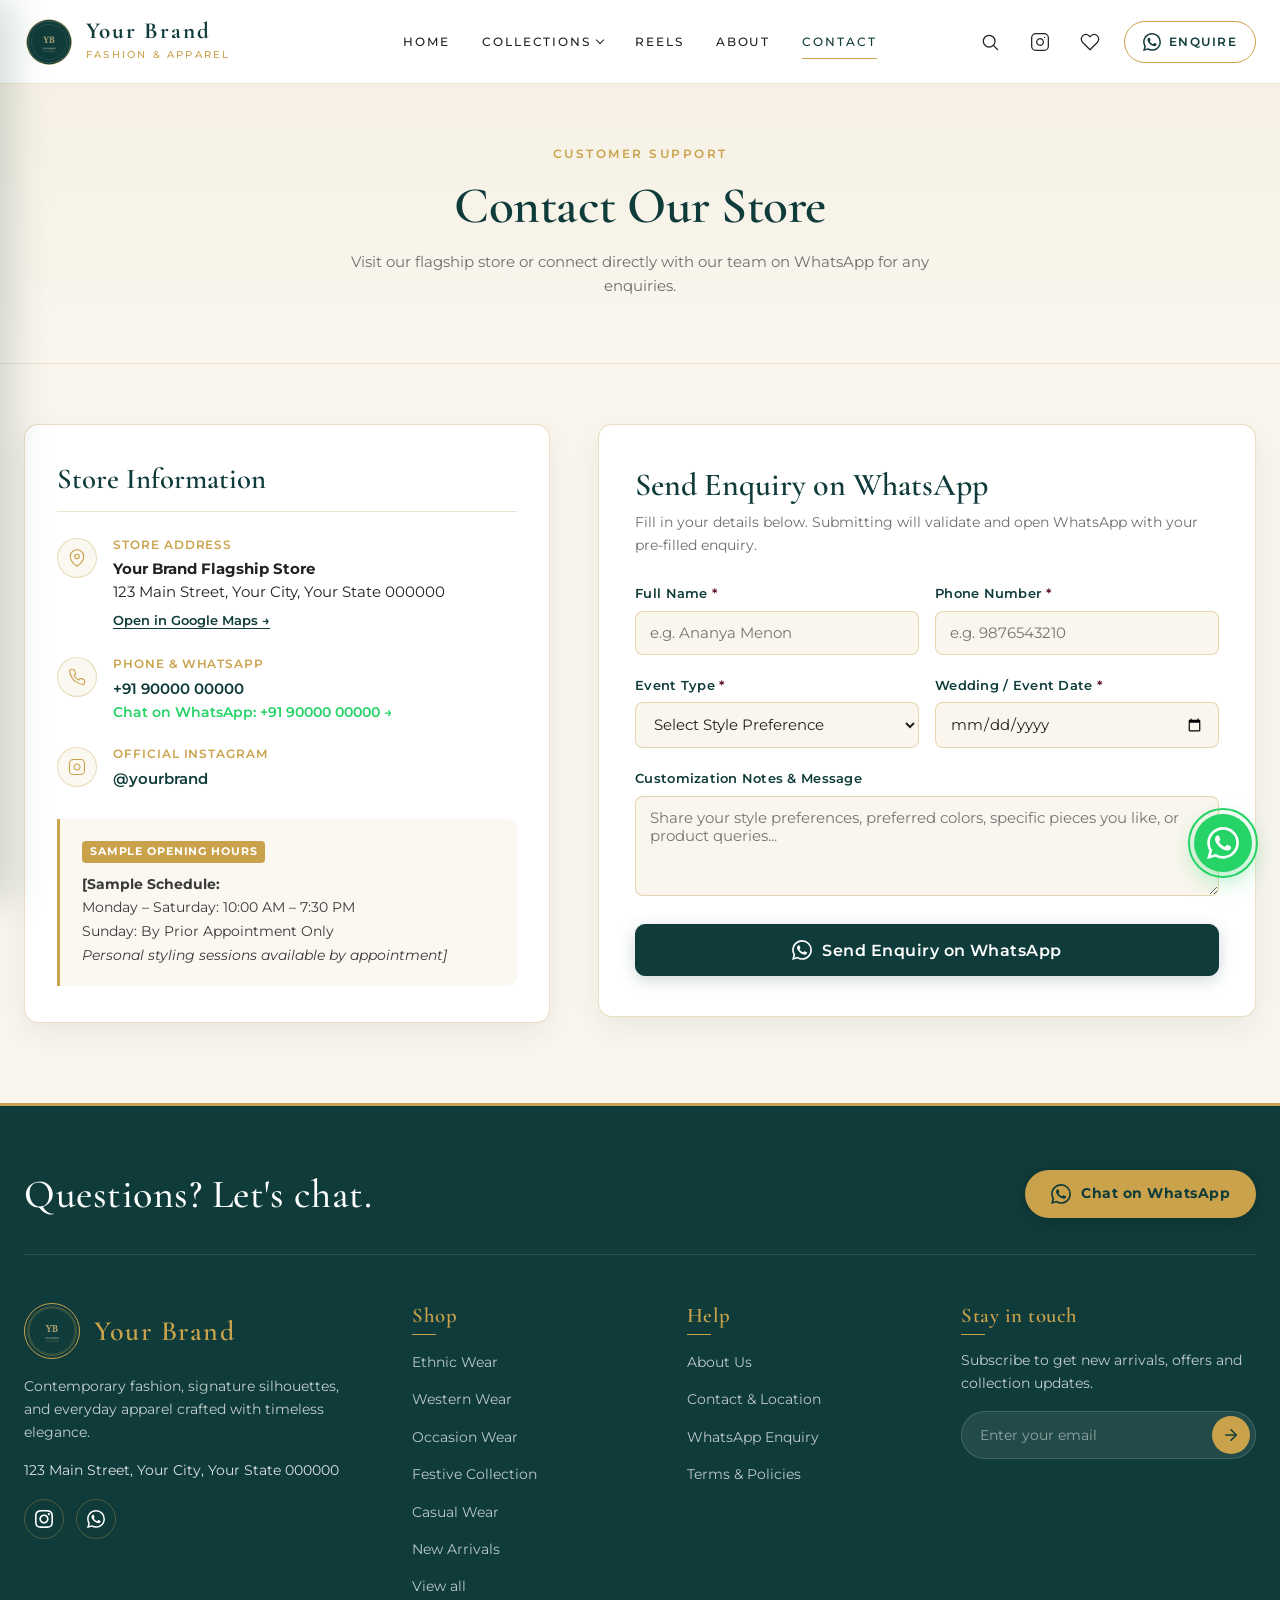
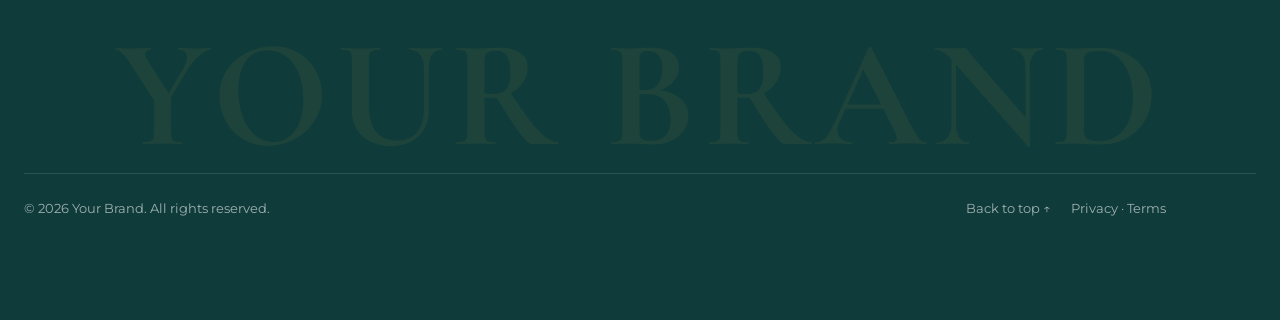
<file: contact.html>
<!DOCTYPE html>
<html lang="en">
<head>
  <meta charset="UTF-8">
  <meta name="viewport" content="width=device-width, initial-scale=1.0">
  <title>Contact &amp; Store Location | Your Brand</title>
  <meta name="description" content="Visit Your Brand flagship store or get in touch directly with our team via WhatsApp.">
  <meta name="robots" content="noindex, nofollow">
  <meta property="og:title" content="Contact &amp; Store Location | Your Brand">
  <meta property="og:description" content="Visit Your Brand flagship store or get in touch directly with our team via WhatsApp.">
  <meta property="og:image" content="assets/images/hero-01.webp"/>
<meta name="twitter:image" content="assets/images/hero-01.webp"/>
  <meta property="og:type" content="website">
  
  <!-- Google Fonts: Cormorant Garamond & Montserrat -->
  <link rel="preconnect" href="https://fonts.googleapis.com">
  <link rel="preconnect" href="https://fonts.gstatic.com" crossorigin>
  <link href="https://fonts.googleapis.com/css2?family=Cormorant+Garamond:ital,wght@0,400;0,500;0,600;0,700;1,400&family=Montserrat:wght@300;400;500;600;700&display=swap" rel="stylesheet">
  
  <!-- Favicon -->
  <link rel="icon" href="assets/images/logo-badge.png">
  
  <link rel="apple-touch-icon" sizes="180x180" href="assets/images/logo-badge.png">
  <meta name="theme-color" content="#0F3B3A">

  <!-- Master Stylesheet with cache buster -->
  <link rel="stylesheet" href="css/style.css?v=7.0">
</head>
<body>

  <!-- Sticky Header -->
  <header class="site-header" id="mainHeader">
    <div class="container header-inner">
      
      <!-- Mobile Hamburger Toggle (Left on mobile under 768px, >=44px tap area) -->
      <button class="mobile-toggle" aria-label="Open Navigation Menu" aria-expanded="false" aria-controls="mobileDrawer">
        <span class="hamburger-bar"></span>
        <span class="hamburger-bar"></span>
        <span class="hamburger-bar"></span>
      </button>

      <!-- Brand Logo & Name (Left on desktop, centered on mobile) -->
      <a href="index.html" class="brand-link" aria-label="Your Brand - Home">
        <img src="assets/images/logo-badge.png" alt="Your Brand Insignia" class="brand-badge-img" width="50" height="50">
        <div class="brand-text-wrap">
          <span class="brand-main-text">Your Brand</span>
          <span class="brand-sub-text">Fashion & Apparel</span>
        </div>
      </a>

      <!-- Center Desktop Navigation -->
      <nav class="main-nav" aria-label="Primary Navigation">
        <div class="nav-item">
          <a href="index.html" class="nav-link">Home</a>
        </div>

        <!-- Collections Dropdown -->
        <div class="nav-item">
          <a href="collections.html" class="nav-link">
            Collections <span class="nav-arrow"></span>
          </a>
          <div class="dropdown-menu" role="menu">
            <div class="dropdown-grid">
              <a href="collections.html?c=ethnic-wear" class="dropdown-card">
                <img src="assets/images/collection-01.webp" alt="Ethnic Wear" class="dropdown-thumb" width="64" height="64" loading="lazy">
                <div class="dropdown-card-text">
                  <div class="dropdown-title">Ethnic Wear</div>
                  <div class="dropdown-desc">Traditional silhouettes &amp; festive weaves</div>
                </div>
              </a>

              <a href="collections.html?c=western-wear" class="dropdown-card">
                <img src="assets/images/collection-02.webp" alt="Western Wear" class="dropdown-thumb" width="64" height="64" loading="lazy">
                <div class="dropdown-card-text">
                  <div class="dropdown-title">Western Wear</div>
                  <div class="dropdown-desc">Tailored suits &amp; modern silhouettes</div>
                </div>
              </a>

              <a href="collections.html?c=occasion-wear" class="dropdown-card">
                <img src="assets/images/collection-03.webp" alt="Occasion Wear" class="dropdown-thumb" width="64" height="64" loading="lazy">
                <div class="dropdown-card-text">
                  <div class="dropdown-title">Occasion Wear</div>
                  <div class="dropdown-desc">Statement ensembles &amp; celebratory wear</div>
                </div>
              </a>

              <a href="collections.html?c=festive-collection" class="dropdown-card">
                <img src="assets/images/collection-04.webp" alt="Festive Collection" class="dropdown-thumb" width="64" height="64" loading="lazy">
                <div class="dropdown-card-text">
                  <div class="dropdown-title">Festive Collection</div>
                  <div class="dropdown-desc">Rich textures &amp; celebratory palettes</div>
                </div>
              </a>

              <a href="collections.html?c=casual-wear" class="dropdown-card">
                <img src="assets/images/collection-05.webp" alt="Casual Wear" class="dropdown-thumb" width="64" height="64" loading="lazy">
                <div class="dropdown-card-text">
                  <div class="dropdown-title">Casual Wear</div>
                  <div class="dropdown-desc">Everyday luxury &amp; fine coordinates</div>
                </div>
              </a>

              <a href="collections.html?c=new-arrivals" class="dropdown-card">
                <img src="assets/images/collection-06.webp" alt="New Arrivals" class="dropdown-thumb" width="64" height="64" loading="lazy">
                <div class="dropdown-card-text">
                  <div class="dropdown-title">New Arrivals</div>
                  <div class="dropdown-desc">Fresh seasonal drops &amp; contemporary edits</div>
                </div>
              </a>

              <a href="collections.html?c=artisanal-craft" class="dropdown-card">
                <img src="assets/images/collection-07.webp" alt="Artisanal Craft" class="dropdown-thumb" width="64" height="64" loading="lazy">
                <div class="dropdown-card-text">
                  <div class="dropdown-title">Artisanal Craft</div>
                  <div class="dropdown-desc">Hand embroidery &amp; detailed textures</div>
                </div>
              </a>

              <a href="collections.html?c=signature-series" class="dropdown-card">
                <img src="assets/images/collection-08.webp" alt="Signature Series" class="dropdown-thumb" width="64" height="64" loading="lazy">
                <div class="dropdown-card-text">
                  <div class="dropdown-title">Signature Series</div>
                  <div class="dropdown-desc">Exclusive house archives &amp; tailored pieces</div>
                </div>
              </a>
            </div>

            <div class="dropdown-footer">
              <a href="collections.html" class="dropdown-footer-link">
                View all collections &rarr;
              </a>
            </div>
          </div>
        </div>

        <div class="nav-item">
          <a href="reels.html" class="nav-link">Reels</a>
        </div>

        <div class="nav-item">
          <a href="about.html" class="nav-link">About</a>
        </div>

        <div class="nav-item">
          <a href="contact.html" class="nav-link active">Contact</a>
        </div>
      </nav>

      <!-- Right Header Actions -->
      <div class="header-actions">
        <!-- Thin-line Search Icon (20px, 1.5px stroke, 44px tap area) -->
        <button class="icon-btn search-trigger" aria-label="Open Search">
          <svg width="20" height="20" viewBox="0 0 24 24" fill="none" stroke="currentColor" stroke-width="1.5" stroke-linecap="round" stroke-linejoin="round" aria-hidden="true"><circle cx="11" cy="11" r="7"/><line x1="21" y1="21" x2="16" y2="16"/></svg>
        </button>

        <!-- Thin-line Instagram Icon (20px, 1.5px stroke, 44px tap area) -->
        <a href="https://instagram.com/yourbrand" target="_blank" rel="noopener" class="icon-btn header-insta-btn" aria-label="Visit Instagram Profile">
          <svg width="20" height="20" viewBox="0 0 24 24" fill="none" stroke="currentColor" stroke-width="1.5" stroke-linecap="round" stroke-linejoin="round" aria-hidden="true"><rect x="2" y="2" width="20" height="20" rx="5" ry="5"/><path d="M16 11.37A4 4 0 1 1 12.63 8 4 4 0 0 1 16 11.37z"/><line x1="17.5" y1="6.5" x2="17.51" y2="6.5"/></svg>
        </a>

        <!-- Thin-line Wishlist Heart Icon (20px, 1.5px stroke, 44px tap area) -->
        <a href="wishlist.html" class="icon-btn wishlist-btn" aria-label="View Wishlist">
          <svg width="20" height="20" viewBox="0 0 24 24" fill="none" stroke="currentColor" stroke-width="1.5" stroke-linecap="round" stroke-linejoin="round" aria-hidden="true"><path d="M20.84 4.61a5.5 5.5 0 0 0-7.78 0L12 5.67l-1.06-1.06a5.5 5.5 0 0 0-7.78 7.78l1.06 1.06L12 21.23l7.78-7.78 1.06-1.06a5.5 5.5 0 0 0 0-7.78z"/></svg>
          <span class="badge-count wishlist-badge" style="display: none;">0</span>
        </a>

        <!-- Mobile WhatsApp Icon Button (Under 768px, 44px tap target) -->
        <a href="https://wa.me/919000000000" target="_blank" rel="noopener" class="icon-btn mobile-wa-btn" aria-label="Chat on WhatsApp">
          <svg width="20" height="20" viewBox="0 0 24 24" fill="currentColor" aria-hidden="true"><path d="M17.472 14.382c-.297-.149-1.758-.867-2.03-.967-.273-.099-.471-.148-.67.15-.197.297-.767.966-.94 1.164-.173.199-.347.223-.644.075-.297-.15-1.255-.463-2.39-1.475-.883-.788-1.48-1.761-1.653-2.059-.173-.297-.018-.458.13-.606.134-.133.298-.347.446-.52.149-.174.198-.298.298-.497.099-.198.05-.371-.025-.52-.075-.149-.669-1.612-.916-2.207-.242-.579-.487-.5-.669-.51-.173-.008-.371-.01-.57-.01-.198 0-.52.074-.792.372-.272.297-1.04 1.016-1.04 2.479 0 1.462 1.065 2.875 1.213 3.074.149.198 2.096 3.2 5.077 4.487.709.306 1.262.489 1.694.625.712.227 1.36.195 1.871.118.571-.085 1.758-.719 2.006-1.413.248-.694.248-1.289.173-1.413-.074-.124-.272-.198-.57-.347m-5.421 7.403h-.004a9.87 9.87 0 01-5.031-1.378l-.361-.214-3.741.982.998-3.648-.235-.374a9.86 9.86 0 01-1.51-5.26c.001-5.45 4.436-9.884 9.888-9.884 2.64 0 5.122 1.03 6.988 2.898a9.825 9.825 0 012.893 6.994c-.003 5.45-4.437 9.884-9.885 9.884m8.413-18.297A11.815 11.815 0 0012.05 0C5.495 0 .16 5.335.157 11.892c0 2.096.547 4.142 1.588 5.945L.057 24l6.305-1.654a11.882 11.882 0 005.683 1.448h.005c6.554 0 11.89-5.335 11.893-11.893a11.821 11.821 0 00-3.48-8.413Z"/></svg>
        </a>

        <!-- Desktop Enquire Pill (Gold-outline pill with WhatsApp icon, fills teal on hover) -->
        <a href="https://wa.me/919000000000" target="_blank" rel="noopener" class="btn-enquire-pill" aria-label="Enquire on WhatsApp">
          <svg width="18" height="18" viewBox="0 0 24 24" fill="currentColor" aria-hidden="true"><path d="M17.472 14.382c-.297-.149-1.758-.867-2.03-.967-.273-.099-.471-.148-.67.15-.197.297-.767.966-.94 1.164-.173.199-.347.223-.644.075-.297-.15-1.255-.463-2.39-1.475-.883-.788-1.48-1.761-1.653-2.059-.173-.297-.018-.458.13-.606.134-.133.298-.347.446-.52.149-.174.198-.298.298-.497.099-.198.05-.371-.025-.52-.075-.149-.669-1.612-.916-2.207-.242-.579-.487-.5-.669-.51-.173-.008-.371-.01-.57-.01-.198 0-.52.074-.792.372-.272.297-1.04 1.016-1.04 2.479 0 1.462 1.065 2.875 1.213 3.074.149.198 2.096 3.2 5.077 4.487.709.306 1.262.489 1.694.625.712.227 1.36.195 1.871.118.571-.085 1.758-.719 2.006-1.413.248-.694.248-1.289.173-1.413-.074-.124-.272-.198-.57-.347m-5.421 7.403h-.004a9.87 9.87 0 01-5.031-1.378l-.361-.214-3.741.982.998-3.648-.235-.374a9.86 9.86 0 01-1.51-5.26c.001-5.45 4.436-9.884 9.888-9.884 2.64 0 5.122 1.03 6.988 2.898a9.825 9.825 0 012.893 6.994c-.003 5.45-4.437 9.884-9.885 9.884m8.413-18.297A11.815 11.815 0 0012.05 0C5.495 0 .16 5.335.157 11.892c0 2.096.547 4.142 1.588 5.945L.057 24l6.305-1.654a11.882 11.882 0 005.683 1.448h.005c6.554 0 11.89-5.335 11.893-11.893a11.821 11.821 0 00-3.48-8.413Z"/></svg>
          <span>Enquire</span>
        </a>
      </div>

    </div>
  </header>

  <!-- ========================================================================
       Mobile Drawer Navigation (Left-Slide, Ivory, Safe Area, Staggered)
       ======================================================================== -->
  <div class="mobile-drawer-overlay" aria-hidden="true"></div>
  <aside class="mobile-drawer" id="mobileDrawer" aria-label="Mobile Navigation" aria-hidden="true">
    <div class="drawer-header">
      <div class="brand-text-wrap">
        <span class="brand-main-text">Your Brand</span>
        <span class="brand-sub-text">Fashion & Apparel</span>
      </div>
      <button class="drawer-close-btn" aria-label="Close Mobile Menu">&times;</button>
    </div>

    <nav class="drawer-nav">
      <div class="drawer-nav-item">
        <a href="index.html" class="drawer-link">Home</a>
      </div>
      
      <!-- Collapsible Collections Accordion with Thumbnails -->
      <div class="drawer-nav-item">
        <button class="drawer-accordion-btn" aria-expanded="false">
          <span>Collections</span>
          <span class="nav-arrow"></span>
        </button>
        <div class="drawer-accordion-content">
          <a href="collections.html?c=ethnic-wear" class="drawer-sublink-card">
            <img src="assets/images/collection-01.webp" alt="Ethnic Wear" class="drawer-sublink-thumb" width="40" height="40" loading="lazy">
            <span class="drawer-sublink-name">Ethnic Wear</span>
          </a>
          <a href="collections.html?c=western-wear" class="drawer-sublink-card">
            <img src="assets/images/collection-02.webp" alt="Western Wear" class="drawer-sublink-thumb" width="40" height="40" loading="lazy">
            <span class="drawer-sublink-name">Western Wear</span>
          </a>
          <a href="collections.html?c=occasion-wear" class="drawer-sublink-card">
            <img src="assets/images/collection-03.webp" alt="Occasion Wear" class="drawer-sublink-thumb" width="40" height="40" loading="lazy">
            <span class="drawer-sublink-name">Occasion Wear</span>
          </a>
          <a href="collections.html?c=festive-collection" class="drawer-sublink-card">
            <img src="assets/images/collection-04.webp" alt="Festive Collection" class="drawer-sublink-thumb" width="40" height="40" loading="lazy">
            <span class="drawer-sublink-name">Festive Collection</span>
          </a>
          <a href="collections.html?c=casual-wear" class="drawer-sublink-card">
            <img src="assets/images/collection-05.webp" alt="Casual Wear" class="drawer-sublink-thumb" width="40" height="40" loading="lazy">
            <span class="drawer-sublink-name">Casual Wear</span>
          </a>
          <a href="collections.html?c=new-arrivals" class="drawer-sublink-card">
            <img src="assets/images/collection-06.webp" alt="New Arrivals" class="drawer-sublink-thumb" width="40" height="40" loading="lazy">
            <span class="drawer-sublink-name">New Arrivals</span>
          </a>
          <a href="collections.html?c=artisanal-craft" class="drawer-sublink-card">
            <img src="assets/images/collection-07.webp" alt="Artisanal Craft" class="drawer-sublink-thumb" width="40" height="40" loading="lazy">
            <span class="drawer-sublink-name">Artisanal Craft</span>
          </a>
          <a href="collections.html?c=signature-series" class="drawer-sublink-card">
            <img src="assets/images/collection-08.webp" alt="Signature Series" class="drawer-sublink-thumb" width="40" height="40" loading="lazy">
            <span class="drawer-sublink-name">Signature Series</span>
          </a>
          <a href="collections.html" class="drawer-sublink-all">
            View all collections &rarr;
          </a>
        </div>
      </div>

      <div class="drawer-nav-item">
        <a href="reels.html" class="drawer-link">Reels</a>
      </div>

      <div class="drawer-nav-item">
        <a href="about.html" class="drawer-link">About</a>
      </div>

      <div class="drawer-nav-item">
        <a href="contact.html" class="drawer-link active">Contact</a>
      </div>
    </nav>

    <div class="drawer-footer">
      <a href="https://wa.me/919000000000" target="_blank" rel="noopener" class="drawer-wa-btn">
        <svg width="18" height="18" viewBox="0 0 24 24" fill="currentColor" aria-hidden="true"><path d="M17.472 14.382c-.297-.149-1.758-.867-2.03-.967-.273-.099-.471-.148-.67.15-.197.297-.767.966-.94 1.164-.173.199-.347.223-.644.075-.297-.15-1.255-.463-2.39-1.475-.883-.788-1.48-1.761-1.653-2.059-.173-.297-.018-.458.13-.606.134-.133.298-.347.446-.52.149-.174.198-.298.298-.497.099-.198.05-.371-.025-.52-.075-.149-.669-1.612-.916-2.207-.242-.579-.487-.5-.669-.51-.173-.008-.371-.01-.57-.01-.198 0-.52.074-.792.372-.272.297-1.04 1.016-1.04 2.479 0 1.462 1.065 2.875 1.213 3.074.149.198 2.096 3.2 5.077 4.487.709.306 1.262.489 1.694.625.712.227 1.36.195 1.871.118.571-.085 1.758-.719 2.006-1.413.248-.694.248-1.289.173-1.413-.074-.124-.272-.198-.57-.347m-5.421 7.403h-.004a9.87 9.87 0 01-5.031-1.378l-.361-.214-3.741.982.998-3.648-.235-.374a9.86 9.86 0 01-1.51-5.26c.001-5.45 4.436-9.884 9.888-9.884 2.64 0 5.122 1.03 6.988 2.898a9.825 9.825 0 012.893 6.994c-.003 5.45-4.437 9.884-9.885 9.884m8.413-18.297A11.815 11.815 0 0012.05 0C5.495 0 .16 5.335.157 11.892c0 2.096.547 4.142 1.588 5.945L.057 24l6.305-1.654a11.882 11.882 0 005.683 1.448h.005c6.554 0 11.89-5.335 11.893-11.893a11.821 11.821 0 00-3.48-8.413Z"/></svg>
        <span>Enquire on WhatsApp</span>
      </a>

      <div class="drawer-contact-strip">
        <a href="tel:+919000000000" class="drawer-phone-link" aria-label="Call +91 90000 00000">
          <svg width="16" height="16" viewBox="0 0 24 24" fill="none" stroke="currentColor" stroke-width="1.5" stroke-linecap="round" stroke-linejoin="round" aria-hidden="true"><path d="M22 16.92v3a2 2 0 0 1-2.18 2 19.79 19.79 0 0 1-8.63-3.07 19.5 19.5 0 0 1-6-6 19.79 19.79 0 0 1-3.07-8.67A2 2 0 0 1 4.11 2h3a2 2 0 0 1 2 1.72 12.84 12.84 0 0 0 .7 2.81 2 2 0 0 1-.45 2.11L8.09 9.91a16 16 0 0 0 6 6l1.27-1.27a2 2 0 0 1 2.11-.45 12.84 12.84 0 0 0 2.81.7A2 2 0 0 1 22 16.92z"/></svg>
          <span>+91 90000 00000</span>
        </a>

        <a href="https://instagram.com/yourbrand" target="_blank" rel="noopener" class="drawer-insta-link" aria-label="Instagram Profile">
          <svg width="18" height="18" viewBox="0 0 24 24" fill="none" stroke="currentColor" stroke-width="1.5" stroke-linecap="round" stroke-linejoin="round" aria-hidden="true"><rect x="2" y="2" width="20" height="20" rx="5" ry="5"/><path d="M16 11.37A4 4 0 1 1 12.63 8 4 4 0 0 1 16 11.37z"/><line x1="17.5" y1="6.5" x2="17.51" y2="6.5"/></svg>
          <span>Instagram</span>
        </a>
      </div>
    </div>
  </aside>

  <!-- Search Overlay Modal -->
  <div class="search-modal-overlay" role="dialog" aria-modal="true" aria-label="Search Boutique">
    <div class="search-modal-container">
      <button class="search-close-btn" aria-label="Close Search">&times;</button>
      <h2 class="search-title">Search Collections</h2>
      <form class="search-input-wrap" onsubmit="event.preventDefault(); window.location.href='collections.html?q=' + encodeURIComponent(document.querySelector('.search-input').value);">
        <input type="text" class="search-input" placeholder="Search Ethnic Wear, Western Wear, Dresses...">
        <button type="submit" class="search-submit-btn">&rarr;</button>
      </form>
    </div>
  </div>

  <!-- Main Contact & Enquiry Section -->
  <main class="contact-main-wrap" id="mainContent">

    <!-- Header Banner -->
    <section class="contact-hero-banner">
      <div class="container">
        <span class="section-eyebrow">Customer Support</span>
        <h1 class="collections-hero-title">Contact Our Store</h1>
        <p class="collections-hero-subtitle">
          Visit our flagship store or connect directly with our team on WhatsApp for any enquiries.
        </p>
      </div>
    </section>

    <!-- Contact & Enquiry Layout -->
    <section class="contact-section" id="enquiry">
      <div class="container">
        <div class="contact-layout-grid">
          
          <!-- Left: Store Address, Hours & Details -->
          <div class="contact-info-card">
            <h2 class="contact-card-title">Store Information</h2>

            <!-- Boutique Address -->
            <div class="contact-detail-row">
              <div class="contact-icon-circle" aria-hidden="true">
                <svg viewBox="0 0 24 24" fill="none" stroke="currentColor" stroke-width="1.5"><path d="M21 10c0 7-9 13-9 13s-9-6-9-13a9 9 0 0 1 18 0z"/><circle cx="12" cy="10" r="3"/></svg>
              </div>
              <div>
                <div class="contact-label">Store Address</div>
                <div class="contact-value">
                  <strong>Your Brand Flagship Store</strong><br>
                  123 Main Street, Your City, Your State 000000
                </div>
                <a href="https://maps.google.com/?q=123+Main+Street+Your+City" target="_blank" rel="noopener" class="btn-gmaps-link">
                  <span>Open in Google Maps &rarr;</span>
                </a>
              </div>
            </div>

            <!-- Phone & WhatsApp -->
            <div class="contact-detail-row">
              <div class="contact-icon-circle" aria-hidden="true">
                <svg viewBox="0 0 24 24" fill="none" stroke="currentColor" stroke-width="1.5"><path d="M22 16.92v3a2 2 0 0 1-2.18 2 19.79 19.79 0 0 1-8.63-3.07 19.5 19.5 0 0 1-6-6 19.79 19.79 0 0 1-3.07-8.67A2 2 0 0 1 4.11 2h3a2 2 0 0 1 2 1.72 12.84 12.84 0 0 0 .7 2.81 2 2 0 0 1-.45 2.11L8.09 9.91a16 16 0 0 0 6 6l1.27-1.27a2 2 0 0 1 2.11-.45 12.84 12.84 0 0 0 2.81.7A2 2 0 0 1 22 16.92z"/></svg>
              </div>
              <div>
                <div class="contact-label">Phone &amp; WhatsApp</div>
                <div class="contact-value">
                  <a href="tel:+919000000000">+91 90000 00000</a><br>
                  <a href="https://wa.me/919000000000" target="_blank" rel="noopener" style="font-size: 0.85rem; color: #25D366; font-weight: 600;">
                    Chat on WhatsApp: +91 90000 00000 &rarr;
                  </a>
                </div>
              </div>
            </div>

            <!-- Instagram -->
            <div class="contact-detail-row">
              <div class="contact-icon-circle" aria-hidden="true">
                <svg viewBox="0 0 24 24" fill="none" stroke="currentColor" stroke-width="1.5"><rect x="2" y="2" width="20" height="20" rx="5" ry="5"/><path d="M16 11.37A4 4 0 1 1 12.63 8 4 4 0 0 1 16 11.37z"/><line x1="17.5" y1="6.5" x2="17.51" y2="6.5"/></svg>
              </div>
              <div>
                <div class="contact-label">Official Instagram</div>
                <div class="contact-value">
                  <a href="https://instagram.com/yourbrand" target="_blank" rel="noopener">
                    @yourbrand
                  </a>
                </div>
              </div>
            </div>

            <!-- Clearly Marked Sample Opening Hours Box -->
            <div class="sample-story-box" style="margin-top: 28px; margin-bottom: 0;">
              <span class="sample-story-label">Sample Opening Hours</span>
              <div style="font-size: 0.88rem; line-height: 1.7; color: var(--text);">
                <strong>[Sample Schedule:</strong><br>
                Monday – Saturday: 10:00 AM – 7:30 PM<br>
                Sunday: By Prior Appointment Only<br>
                <em>Personal styling sessions available by appointment]</em>
              </div>
            </div>

          </div>

          <!-- Right: WhatsApp Enquiry Form -->
          <div class="contact-form-card">
            <h2 class="form-title">Send Enquiry on WhatsApp</h2>
            <p class="form-subtitle">Fill in your details below. Submitting will validate and open WhatsApp with your pre-filled enquiry.</p>

            <form id="enquiryForm" onsubmit="handleEnquirySubmit(event)">
              
              <div class="form-row-2">
                <div class="form-group">
                  <label for="enquiryName" class="form-label">Full Name <span class="req">*</span></label>
                  <input type="text" id="enquiryName" class="form-input" placeholder="e.g. Ananya Menon" required>
                </div>
                <div class="form-group">
                  <label for="enquiryPhone" class="form-label">Phone Number <span class="req">*</span></label>
                  <input type="tel" id="enquiryPhone" class="form-input" placeholder="e.g. 9876543210" required pattern="[0-9]{10}" title="Please enter a valid 10-digit mobile number">
                </div>
              </div>

              <div class="form-row-2">
                <div class="form-group">
                  <label for="enquiryEvent" class="form-label">Event Type <span class="req">*</span></label>
                  <select id="enquiryEvent" class="form-select" required>
                    <option value="" disabled selected>Select Style Preference</option>
                    <option value="Ethnic & Festive Wear">Ethnic &amp; Festive Wear</option>
                    <option value="Western & Evening Wear">Western &amp; Evening Wear</option>
                    <option value="Celebration & Party Wear">Celebration &amp; Party Wear</option>
                    <option value="Casual & Daily Coordinates">Casual &amp; Daily Coordinates</option>
                    <option value="Seasonal Collections">Seasonal Collections</option>
                    <option value="Artisanal Handcrafted Pieces">Artisanal Handcrafted Pieces</option>
                    <option value="Ready-to-Wear Tailoring">Ready-to-Wear Tailoring</option>
                  </select>
                </div>
                <div class="form-group">
                  <label for="enquiryDate" class="form-label">Wedding / Event Date <span class="req">*</span></label>
                  <input type="date" id="enquiryDate" class="form-input" required>
                </div>
              </div>

              <div class="form-group">
                <label for="enquiryMessage" class="form-label">Customization Notes &amp; Message</label>
                <textarea id="enquiryMessage" class="form-textarea" placeholder="Share your style preferences, preferred colors, specific pieces you like, or product queries..."></textarea>
              </div>

              <button type="submit" class="btn-submit-consult">
                <svg viewBox="0 0 24 24"><path d="M17.472 14.382c-.297-.149-1.758-.867-2.03-.967-.273-.099-.471-.148-.67.15-.197.297-.767.966-.94 1.164-.173.199-.347.223-.644.075-.297-.15-1.255-.463-2.39-1.475-.883-.788-1.48-1.761-1.653-2.059-.173-.297-.018-.458.13-.606.134-.133.298-.347.446-.52.149-.174.198-.298.298-.497.099-.198.05-.371-.025-.52-.075-.149-.669-1.612-.916-2.207-.242-.579-.487-.5-.669-.51-.173-.008-.371-.01-.57-.01-.198 0-.52.074-.792.372-.272.297-1.04 1.016-1.04 2.479 0 1.462 1.065 2.875 1.213 3.074.149.198 2.096 3.2 5.077 4.487.709.306 1.262.489 1.694.625.712.227 1.36.195 1.871.118.571-.085 1.758-.719 2.006-1.413.248-.694.248-1.289.173-1.413-.074-.124-.272-.198-.57-.347m-5.421 7.403h-.004a9.87 9.87 0 01-5.031-1.378l-.361-.214-3.741.982.998-3.648-.235-.374a9.86 9.86 0 01-1.51-5.26c.001-5.45 4.436-9.884 9.888-9.884 2.64 0 5.122 1.03 6.988 2.898a9.825 9.825 0 012.893 6.994c-.003 5.45-4.437 9.884-9.885 9.884m8.413-18.297A11.815 11.815 0 0012.05 0C5.495 0 .16 5.335.157 11.892c0 2.096.547 4.142 1.588 5.945L.057 24l6.305-1.654a11.882 11.882 0 005.683 1.448h.005c6.554 0 11.89-5.335 11.893-11.893a11.821 11.821 0 00-3.48-8.413Z"/></svg>
                <span>Send Enquiry on WhatsApp</span>
              </button>

              <!-- Success Alert Banner -->
              <div id="formSuccessBanner" class="form-success-banner" role="alert">
                <strong>Enquiry Prepared!</strong><br>
                <span id="successBannerMsg">Thank you! Your details have been opened in WhatsApp. We look forward to welcoming you to Your Brand.</span>
              </div>

            </form>
          </div>

        </div>
      </div>
    </section>

  </main>

  <!-- Site Footer -->
  <footer class="site-footer">
  <div class="container">
    <!-- CTA Band -->
    <div class="footer-cta-band">
      <h2 class="footer-cta-title">Questions? Let's chat.</h2>
      <a class="footer-cta-wa-btn" href="https://wa.me/919000000000" rel="noopener" target="_blank">
        <svg aria-hidden="true" fill="currentColor" height="20" viewbox="0 0 24 24" width="20"><path d="M17.472 14.382c-.297-.149-1.758-.867-2.03-.967-.273-.099-.471-.148-.67.15-.197.297-.767.966-.94 1.164-.173.199-.347.223-.644.075-.297-.15-1.255-.463-2.39-1.475-.883-.788-1.48-1.761-1.653-2.059-.173-.297-.018-.458.13-.606.134-.133.298-.347.446-.52.149-.174.198-.298.298-.497.099-.198.05-.371-.025-.52-.075-.149-.669-1.612-.916-2.207-.242-.579-.487-.5-.669-.51-.173-.008-.371-.01-.57-.01-.198 0-.52.074-.792.372-.272.297-1.04 1.016-1.04 2.479 0 1.462 1.065 2.875 1.213 3.074.149.198 2.096 3.2 5.077 4.487.709.306 1.262.489 1.694.625.712.227 1.36.195 1.871.118.571-.085 1.758-.719 2.006-1.413.248-.694.248-1.289.173-1.413-.074-.124-.272-.198-.57-.347m-5.421 7.403h-.004a9.87 9.87 0 01-5.031-1.378l-.361-.214-3.741.982.998-3.648-.235-.374a9.86 9.86 0 01-1.51-5.26c.001-5.45 4.436-9.884 9.888-9.884 2.64 0 5.122 1.03 6.988 2.898a9.825 9.825 0 012.893 6.994c-.003 5.45-4.437 9.884-9.885 9.884m8.413-18.297A11.815 11.815 0 0012.05 0C5.495 0 .16 5.335.157 11.892c0 2.096.547 4.142 1.588 5.945L.057 24l6.305-1.654a11.882 11.882 0 005.683 1.448h.005c6.554 0 11.89-5.335 11.893-11.893a11.821 11.821 0 00-3.48-8.413Z"></path></svg>
        <span>Chat on WhatsApp</span>
      </a>
    </div>

    <!-- Main Footer Grid (Four Columns) -->
    <div class="footer-grid">
      <!-- Column 1: Brand Info -->
      <div class="footer-col-brand">
        <div class="footer-brand-wrap">
          <img alt="Your Brand" class="footer-logo-badge" height="56" loading="lazy" src="assets/images/logo-badge.png" width="56"/>
          <div class="footer-brand-title">Your Brand</div>
        </div>
        <p class="footer-desc">Contemporary fashion, signature silhouettes, and everyday apparel crafted with timeless elegance.</p>
        <p class="footer-address">123 Main Street, Your City, Your State 000000</p>
        <div class="footer-social-row">
          <a aria-label="Instagram" class="footer-social-icon-btn" href="https://instagram.com/yourbrand" rel="noopener" target="_blank">
            <svg aria-hidden="true" fill="currentColor" height="20" viewbox="0 0 24 24" width="20"><path d="M12 2.163c3.204 0 3.584.012 4.85.07 3.252.148 4.771 1.691 4.919 4.919.058 1.265.069 1.645.069 4.849 0 3.205-.012 3.584-.069 4.849-.149 3.225-1.664 4.771-4.919 4.919-1.266.058-1.644.07-4.85.07-3.204 0-3.584-.012-4.849-.07-3.26-.149-4.771-1.699-4.919-4.92-.058-1.265-.07-1.644-.07-4.849 0-3.204.013-3.583.07-4.849.149-3.227 1.664-4.771 4.919-4.919 1.266-.057 1.645-.069 4.849-.069zm0-2.163c-3.259 0-3.667.014-4.947.072-4.358.2-6.78 2.618-6.98 6.98-.059 1.281-.073 1.689-.073 4.948 0 3.259.014 3.668.072 4.948.2 4.358 2.618 6.78 6.98 6.98 1.281.058 1.689.072 4.948.072 3.259 0 3.668-.014 4.948-.072 4.354-.2 6.782-2.618 6.979-6.98.059-1.28.073-1.689.073-4.948 0-3.259-.014-3.667-.072-4.947-.196-4.354-2.617-6.78-6.979-6.98-1.281-.059-1.69-.073-4.949-.073zm0 5.838c-3.403 0-6.162 2.759-6.162 6.162s2.759 6.163 6.162 6.163 6.162-2.759 6.162-6.163c0-3.403-2.759-6.162-6.162-6.162zm0 10.162c-2.209 0-4-1.79-4-4 0-2.209 1.791-4 4-4s4 1.791 4 4c0 2.21-1.791 4-4 4zm6.406-11.845c-.796 0-1.441.645-1.441 1.44s.645 1.44 1.441 1.44c.795 0 1.439-.645 1.439-1.44s-.644-1.44-1.439-1.44z"></path></svg>
          </a>
          <a aria-label="WhatsApp" class="footer-social-icon-btn" href="https://wa.me/919000000000" rel="noopener" target="_blank">
            <svg aria-hidden="true" fill="currentColor" height="20" viewbox="0 0 24 24" width="20"><path d="M17.472 14.382c-.297-.149-1.758-.867-2.03-.967-.273-.099-.471-.148-.67.15-.197.297-.767.966-.94 1.164-.173.199-.347.223-.644.075-.297-.15-1.255-.463-2.39-1.475-.883-.788-1.48-1.761-1.653-2.059-.173-.297-.018-.458.13-.606.134-.133.298-.347.446-.52.149-.174.198-.298.298-.497.099-.198.05-.371-.025-.52-.075-.149-.669-1.612-.916-2.207-.242-.579-.487-.5-.669-.51-.173-.008-.371-.01-.57-.01-.198 0-.52.074-.792.372-.272.297-1.04 1.016-1.04 2.479 0 1.462 1.065 2.875 1.213 3.074.149.198 2.096 3.2 5.077 4.487.709.306 1.262.489 1.694.625.712.227 1.36.195 1.871.118.571-.085 1.758-.719 2.006-1.413.248-.694.248-1.289.173-1.413-.074-.124-.272-.198-.57-.347m-5.421 7.403h-.004a9.87 9.87 0 01-5.031-1.378l-.361-.214-3.741.982.998-3.648-.235-.374a9.86 9.86 0 01-1.51-5.26c.001-5.45 4.436-9.884 9.888-9.884 2.64 0 5.122 1.03 6.988 2.898a9.825 9.825 0 012.893 6.994c-.003 5.45-4.437 9.884-9.885 9.884m8.413-18.297A11.815 11.815 0 0012.05 0C5.495 0 .16 5.335.157 11.892c0 2.096.547 4.142 1.588 5.945L.057 24l6.305-1.654a11.882 11.882 0 005.683 1.448h.005c6.554 0 11.89-5.335 11.893-11.893a11.821 11.821 0 00-3.48-8.413Z"></path></svg>
          </a>
        </div>
      </div>

      <!-- Column 2: Shop -->
      <div class="footer-col-shop">
        <h3 class="footer-col-title">Shop</h3>
        <ul class="footer-links-list">
          <li><a class="footer-link" href="collections.html?c=ethnic-wear">Ethnic Wear</a></li>
          <li><a class="footer-link" href="collections.html?c=western-wear">Western Wear</a></li>
          <li><a class="footer-link" href="collections.html?c=occasion-wear">Occasion Wear</a></li>
          <li><a class="footer-link" href="collections.html?c=festive-collection">Festive Collection</a></li>
          <li><a class="footer-link" href="collections.html?c=casual-wear">Casual Wear</a></li>
          <li><a class="footer-link" href="collections.html?c=new-arrivals">New Arrivals</a></li>
          <li><a class="footer-link" href="collections.html">View all</a></li>
        </ul>
      </div>

      <!-- Column 3: Help -->
      <div class="footer-col-help">
        <h3 class="footer-col-title">Help</h3>
        <ul class="footer-links-list">
          <li><a class="footer-link" href="about.html">About Us</a></li>
          <li><a class="footer-link" href="contact.html">Contact &amp; Location</a></li>
          <li><a class="footer-link" href="https://wa.me/919000000000" rel="noopener" target="_blank">WhatsApp Enquiry</a></li>
          <li><a class="footer-link" href="contact.html">Terms &amp; Policies</a></li>
        </ul>
      </div>

      <!-- Column 4: Stay in touch -->
      <div class="footer-col-newsletter">
        <h3 class="footer-col-title">Stay in touch</h3>
        <p class="footer-desc">Subscribe to get new arrivals, offers and collection updates.</p>
        <form class="footer-newsletter-pill-form" onsubmit="event.preventDefault(); alert('Thank you for subscribing to Your Brand.');">
          <div class="footer-newsletter-pill">
            <input aria-label="Email address" class="footer-newsletter-input" placeholder="Enter your email" required="" type="email"/>
            <button aria-label="Subscribe" class="footer-newsletter-arrow-btn" type="submit">
              <svg aria-hidden="true" fill="none" height="18" stroke="currentColor" stroke-linecap="round" stroke-linejoin="round" stroke-width="2" viewbox="0 0 24 24" width="18"><line x1="5" x2="19" y1="12" y2="12"></line><polyline points="12 5 19 12 12 19"></polyline></svg>
            </button>
          </div>
        </form>
      </div>
    </div>

    <!-- Giant Brand Wordmark Across the Bottom -->
    <div class="footer-wordmark-wrap">
      <div class="footer-giant-wordmark">Your Brand</div>
    </div>

    <!-- Bottom Bar -->
    <div class="footer-bottom">
      <div class="footer-copyright">© 2026 Your Brand. All rights reserved.</div>
      <div class="footer-bottom-links">
        <a class="footer-bottom-link footer-back-to-top" href="#top">Back to top ↑</a>
        <a class="footer-bottom-link" href="contact.html">Privacy · Terms</a>
      </div>
    </div>
  </div>
</footer>

  <!-- Floating WhatsApp Button -->
  <aside class="floating-whatsapp" aria-label="Direct WhatsApp Support">
    <div class="wa-tooltip">Enquire on WhatsApp: +91 90000 00000</div>
    <a href="https://wa.me/919000000000" target="_blank" rel="noopener" class="wa-floating-btn" aria-label="Chat on WhatsApp">
      <div class="wa-pulse-ring"></div>
      <svg xmlns="http://www.w3.org/2000/svg" viewBox="0 0 24 24" width="28" height="28" fill="#fff" aria-hidden="true"><path d="M17.472 14.382c-.297-.149-1.758-.867-2.03-.967-.273-.099-.471-.148-.67.15-.197.297-.767.966-.94 1.164-.173.199-.347.223-.644.075-.297-.15-1.255-.463-2.39-1.475-.883-.788-1.48-1.761-1.653-2.059-.173-.297-.018-.458.13-.606.134-.133.298-.347.446-.52.149-.174.198-.298.298-.497.099-.198.05-.371-.025-.52-.075-.149-.669-1.612-.916-2.207-.242-.579-.487-.5-.669-.51-.173-.008-.371-.01-.57-.01-.198 0-.52.074-.792.372-.272.297-1.04 1.016-1.04 2.479 0 1.462 1.065 2.875 1.213 3.074.149.198 2.096 3.2 5.077 4.487.709.306 1.262.489 1.694.625.712.227 1.36.195 1.871.118.571-.085 1.758-.719 2.006-1.413.248-.694.248-1.289.173-1.413-.074-.124-.272-.198-.57-.347m-5.421 7.403h-.004a9.87 9.87 0 01-5.031-1.378l-.361-.214-3.741.982.998-3.648-.235-.374a9.86 9.86 0 01-1.51-5.26c.001-5.45 4.436-9.884 9.888-9.884 2.64 0 5.122 1.03 6.988 2.898a9.825 9.825 0 012.893 6.994c-.003 5.45-4.437 9.884-9.885 9.884m8.413-18.297A11.815 11.815 0 0012.05 0C5.495 0 .16 5.335.157 11.892c0 2.096.547 4.142 1.588 5.945L.057 24l6.305-1.654a11.882 11.882 0 005.683 1.448h.005c6.554 0 11.89-5.335 11.893-11.893a11.821 11.821 0 00-3.48-8.413Z"/></svg>
    </a>
  </aside>

  <!-- Client Script -->
  <script src="js/main.js?v=7.0"></script>
  <script>
    document.addEventListener('DOMContentLoaded', () => {
      const params = new URLSearchParams(window.location.search);
      const enquiry = params.get('enquiry');
      if (enquiry) {
        const msgField = document.getElementById('enquiryMessage');
        if (msgField) {
          msgField.value = `Hello, I would like to enquire about: ${decodeURIComponent(enquiry)}.`;
        }
      }

      const dateField = document.getElementById('enquiryDate');
      if (dateField) {
        const today = new Date().toISOString().split('T')[0];
        dateField.min = today;
      }
    });

    function handleEnquirySubmit(event) {
      event.preventDefault();
      
      const name = document.getElementById('enquiryName').value.trim();
      const phone = document.getElementById('enquiryPhone').value.trim();
      const eventType = document.getElementById('enquiryEvent').value;
      const date = document.getElementById('enquiryDate').value;
      const message = document.getElementById('enquiryMessage').value.trim();

      if (!name || !phone || !eventType || !date) {
        alert('Please fill in all required fields.');
        return;
      }

      let waText = `Hello Your Brand, I would like to send an enquiry:\n\n` +
                   `• Name: ${name}\n` +
                   `• Phone: ${phone}\n` +
                   `• Event: ${eventType}\n` +
                   `• Date: ${date}`;

      if (message) {
        waText += `\n• Notes: ${message}`;
      }

      const waUrl = `https://wa.me/919000000000?text=${encodeURIComponent(waText)}`;
      window.open(waUrl, '_blank');

      const banner = document.getElementById('formSuccessBanner');
      const msgEl = document.getElementById('successBannerMsg');
      if (banner) {
        if (msgEl) {
          msgEl.textContent = `Thank you, ${name}! Your enquiry for ${eventType} on ${date} has been prepared and opened in WhatsApp. We will connect with you shortly.`;
        }
        banner.classList.add('active');
        banner.scrollIntoView({ behavior: 'smooth', block: 'nearest' });
      }
    }
  </script>
</body>
</html>
</file>
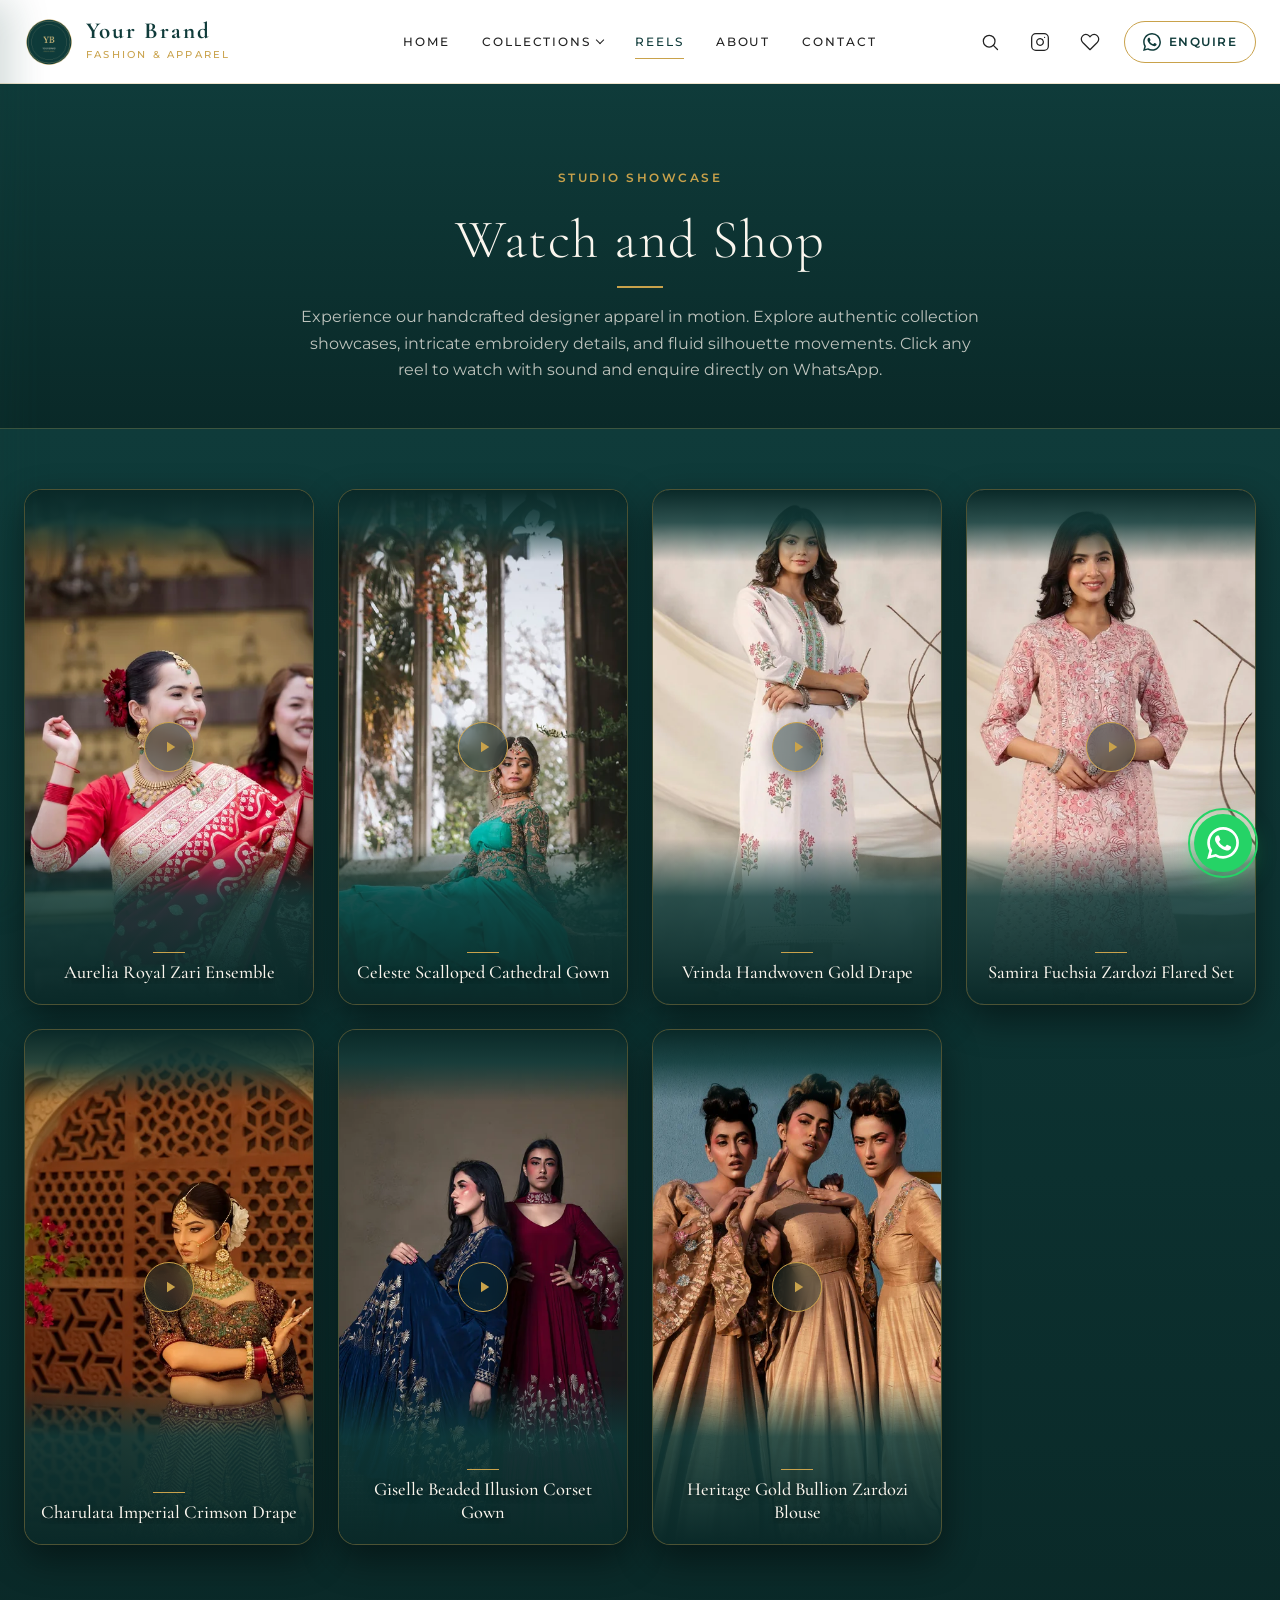
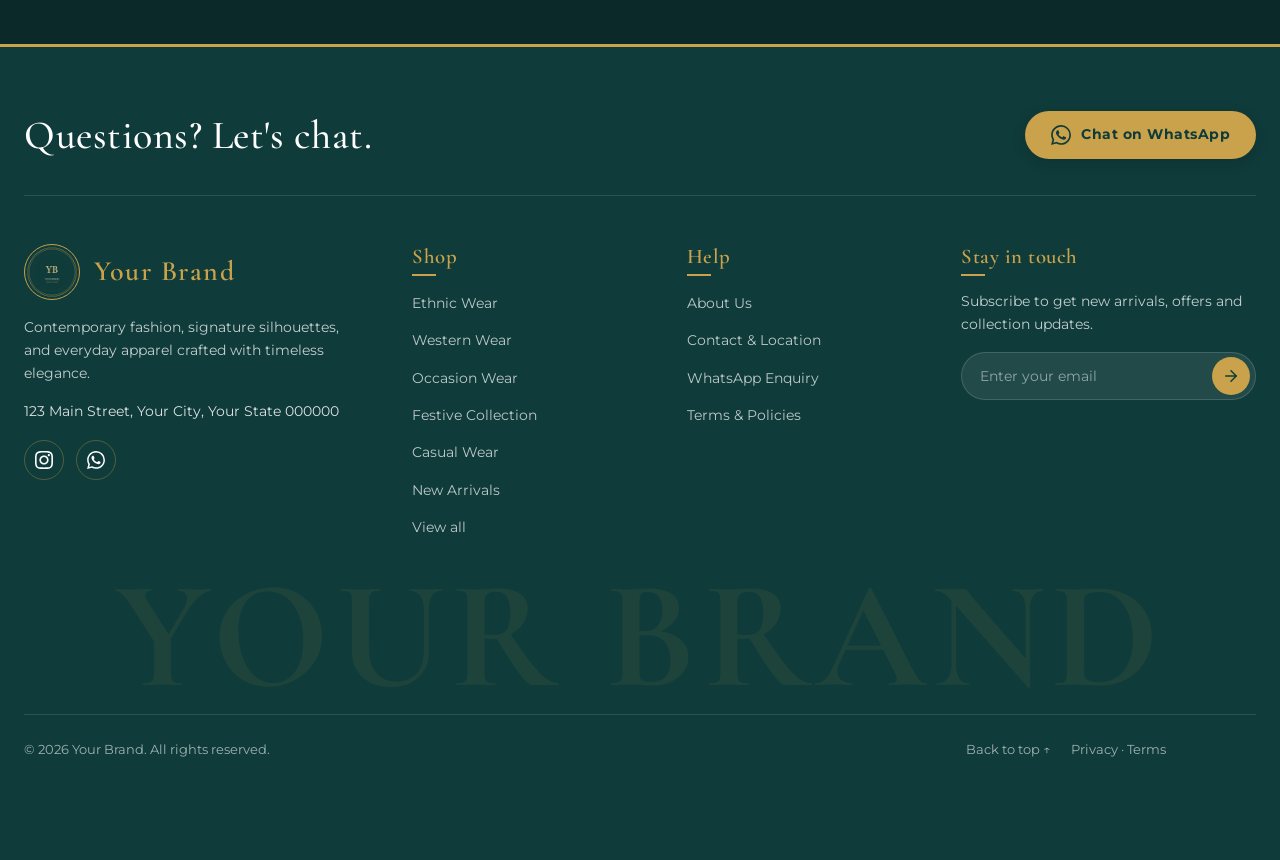
<file: reels.html>
<!DOCTYPE html>
<html lang="en">
<head>
  <meta charset="UTF-8">
  <meta name="viewport" content="width=device-width, initial-scale=1.0">
  <title>Style Showcase &amp; Reels | Your Brand</title>
  <meta name="description" content="Watch authentic styling showcases, outfit movement videos, and client diaries from Your Brand.">
  <meta name="robots" content="noindex, nofollow">

  <!-- Open Graph Meta Tags -->
  <meta property="og:title" content="Style Showcase &amp; Reels | Your Brand">
  <meta property="og:description" content="Watch authentic styling showcases, outfit movement videos, and client diaries from Your Brand.">
  <meta property="og:image" content="assets/images/hero-01.webp"/>
<meta name="twitter:image" content="assets/images/hero-01.webp"/>
  <meta property="og:type" content="video.other">
  
  <!-- Google Fonts: Cormorant Garamond & Montserrat -->
  <link rel="preconnect" href="https://fonts.googleapis.com">
  <link rel="preconnect" href="https://fonts.gstatic.com" crossorigin>
  <link href="https://fonts.googleapis.com/css2?family=Cormorant+Garamond:ital,wght@0,400;0,500;0,600;0,700;1,400&family=Montserrat:wght@300;400;500;600;700&display=swap" rel="stylesheet">
  
  <!-- Favicon -->
  <link rel="icon" href="assets/images/logo-badge.png">
  
  <link rel="apple-touch-icon" sizes="180x180" href="assets/images/logo-badge.png">
  <meta name="theme-color" content="#0F3B3A">

  <!-- Master Stylesheet with cache buster -->
  <link rel="stylesheet" href="css/style.css?v=7.0">
</head>
<body>

  <!-- Sticky Header -->
  <header class="site-header" id="mainHeader">
    <div class="container header-inner">
      
      <!-- Mobile Hamburger Toggle (Left on mobile under 768px, >=44px tap area) -->
      <button class="mobile-toggle" aria-label="Open Navigation Menu" aria-expanded="false" aria-controls="mobileDrawer">
        <span class="hamburger-bar"></span>
        <span class="hamburger-bar"></span>
        <span class="hamburger-bar"></span>
      </button>

      <!-- Brand Logo & Name (Left on desktop, centered on mobile) -->
      <a href="index.html" class="brand-link" aria-label="Your Brand - Home">
        <img src="assets/images/logo-badge.png" alt="Your Brand Insignia" class="brand-badge-img" width="50" height="50">
        <div class="brand-text-wrap">
          <span class="brand-main-text">Your Brand</span>
          <span class="brand-sub-text">Fashion & Apparel</span>
        </div>
      </a>

      <!-- Center Desktop Navigation -->
      <nav class="main-nav" aria-label="Primary Navigation">
        <div class="nav-item">
          <a href="index.html" class="nav-link">Home</a>
        </div>

        <!-- Collections Dropdown -->
        <div class="nav-item">
          <a href="collections.html" class="nav-link">
            Collections <span class="nav-arrow"></span>
          </a>
          <div class="dropdown-menu" role="menu">
            <div class="dropdown-grid">
              <a href="collections.html?c=ethnic-wear" class="dropdown-card">
                <img src="assets/images/collection-01.webp" alt="Ethnic Wear" class="dropdown-thumb" width="64" height="64" loading="lazy">
                <div class="dropdown-card-text">
                  <div class="dropdown-title">Ethnic Wear</div>
                  <div class="dropdown-desc">Traditional silhouettes &amp; festive weaves</div>
                </div>
              </a>

              <a href="collections.html?c=western-wear" class="dropdown-card">
                <img src="assets/images/collection-02.webp" alt="Western Wear" class="dropdown-thumb" width="64" height="64" loading="lazy">
                <div class="dropdown-card-text">
                  <div class="dropdown-title">Western Wear</div>
                  <div class="dropdown-desc">Tailored suits &amp; modern silhouettes</div>
                </div>
              </a>

              <a href="collections.html?c=occasion-wear" class="dropdown-card">
                <img src="assets/images/collection-03.webp" alt="Occasion Wear" class="dropdown-thumb" width="64" height="64" loading="lazy">
                <div class="dropdown-card-text">
                  <div class="dropdown-title">Occasion Wear</div>
                  <div class="dropdown-desc">Statement ensembles &amp; celebratory wear</div>
                </div>
              </a>

              <a href="collections.html?c=festive-collection" class="dropdown-card">
                <img src="assets/images/collection-04.webp" alt="Festive Collection" class="dropdown-thumb" width="64" height="64" loading="lazy">
                <div class="dropdown-card-text">
                  <div class="dropdown-title">Festive Collection</div>
                  <div class="dropdown-desc">Rich textures &amp; celebratory palettes</div>
                </div>
              </a>

              <a href="collections.html?c=casual-wear" class="dropdown-card">
                <img src="assets/images/collection-05.webp" alt="Casual Wear" class="dropdown-thumb" width="64" height="64" loading="lazy">
                <div class="dropdown-card-text">
                  <div class="dropdown-title">Casual Wear</div>
                  <div class="dropdown-desc">Everyday luxury &amp; fine coordinates</div>
                </div>
              </a>

              <a href="collections.html?c=new-arrivals" class="dropdown-card">
                <img src="assets/images/collection-06.webp" alt="New Arrivals" class="dropdown-thumb" width="64" height="64" loading="lazy">
                <div class="dropdown-card-text">
                  <div class="dropdown-title">New Arrivals</div>
                  <div class="dropdown-desc">Fresh seasonal drops &amp; contemporary edits</div>
                </div>
              </a>

              <a href="collections.html?c=artisanal-craft" class="dropdown-card">
                <img src="assets/images/collection-07.webp" alt="Artisanal Craft" class="dropdown-thumb" width="64" height="64" loading="lazy">
                <div class="dropdown-card-text">
                  <div class="dropdown-title">Artisanal Craft</div>
                  <div class="dropdown-desc">Hand embroidery &amp; detailed textures</div>
                </div>
              </a>

              <a href="collections.html?c=signature-series" class="dropdown-card">
                <img src="assets/images/collection-08.webp" alt="Signature Series" class="dropdown-thumb" width="64" height="64" loading="lazy">
                <div class="dropdown-card-text">
                  <div class="dropdown-title">Signature Series</div>
                  <div class="dropdown-desc">Exclusive house archives &amp; tailored pieces</div>
                </div>
              </a>
            </div>

            <div class="dropdown-footer">
              <a href="collections.html" class="dropdown-footer-link">
                View all collections &rarr;
              </a>
            </div>
          </div>
        </div>

        <div class="nav-item">
          <a href="reels.html" class="nav-link active">Reels</a>
        </div>

        <div class="nav-item">
          <a href="about.html" class="nav-link">About</a>
        </div>

        <div class="nav-item">
          <a href="contact.html" class="nav-link">Contact</a>
        </div>
      </nav>

      <!-- Right Header Actions -->
      <div class="header-actions">
        <!-- Thin-line Search Icon (20px, 1.5px stroke, 44px tap area) -->
        <button class="icon-btn search-trigger" aria-label="Open Search">
          <svg width="20" height="20" viewBox="0 0 24 24" fill="none" stroke="currentColor" stroke-width="1.5" stroke-linecap="round" stroke-linejoin="round" aria-hidden="true"><circle cx="11" cy="11" r="7"/><line x1="21" y1="21" x2="16" y2="16"/></svg>
        </button>

        <!-- Thin-line Instagram Icon (20px, 1.5px stroke, 44px tap area) -->
        <a href="https://instagram.com/yourbrand" target="_blank" rel="noopener" class="icon-btn header-insta-btn" aria-label="Visit Instagram Profile">
          <svg width="20" height="20" viewBox="0 0 24 24" fill="none" stroke="currentColor" stroke-width="1.5" stroke-linecap="round" stroke-linejoin="round" aria-hidden="true"><rect x="2" y="2" width="20" height="20" rx="5" ry="5"/><path d="M16 11.37A4 4 0 1 1 12.63 8 4 4 0 0 1 16 11.37z"/><line x1="17.5" y1="6.5" x2="17.51" y2="6.5"/></svg>
        </a>

        <!-- Thin-line Wishlist Heart Icon (20px, 1.5px stroke, 44px tap area) -->
        <a href="wishlist.html" class="icon-btn wishlist-btn" aria-label="View Wishlist">
          <svg width="20" height="20" viewBox="0 0 24 24" fill="none" stroke="currentColor" stroke-width="1.5" stroke-linecap="round" stroke-linejoin="round" aria-hidden="true"><path d="M20.84 4.61a5.5 5.5 0 0 0-7.78 0L12 5.67l-1.06-1.06a5.5 5.5 0 0 0-7.78 7.78l1.06 1.06L12 21.23l7.78-7.78 1.06-1.06a5.5 5.5 0 0 0 0-7.78z"/></svg>
          <span class="badge-count wishlist-badge" style="display: none;">0</span>
        </a>

        <!-- Mobile WhatsApp Icon Button (Under 768px, 44px tap target) -->
        <a href="https://wa.me/919000000000" target="_blank" rel="noopener" class="icon-btn mobile-wa-btn" aria-label="Chat on WhatsApp">
          <svg width="20" height="20" viewBox="0 0 24 24" fill="currentColor" aria-hidden="true"><path d="M17.472 14.382c-.297-.149-1.758-.867-2.03-.967-.273-.099-.471-.148-.67.15-.197.297-.767.966-.94 1.164-.173.199-.347.223-.644.075-.297-.15-1.255-.463-2.39-1.475-.883-.788-1.48-1.761-1.653-2.059-.173-.297-.018-.458.13-.606.134-.133.298-.347.446-.52.149-.174.198-.298.298-.497.099-.198.05-.371-.025-.52-.075-.149-.669-1.612-.916-2.207-.242-.579-.487-.5-.669-.51-.173-.008-.371-.01-.57-.01-.198 0-.52.074-.792.372-.272.297-1.04 1.016-1.04 2.479 0 1.462 1.065 2.875 1.213 3.074.149.198 2.096 3.2 5.077 4.487.709.306 1.262.489 1.694.625.712.227 1.36.195 1.871.118.571-.085 1.758-.719 2.006-1.413.248-.694.248-1.289.173-1.413-.074-.124-.272-.198-.57-.347m-5.421 7.403h-.004a9.87 9.87 0 01-5.031-1.378l-.361-.214-3.741.982.998-3.648-.235-.374a9.86 9.86 0 01-1.51-5.26c.001-5.45 4.436-9.884 9.888-9.884 2.64 0 5.122 1.03 6.988 2.898a9.825 9.825 0 012.893 6.994c-.003 5.45-4.437 9.884-9.885 9.884m8.413-18.297A11.815 11.815 0 0012.05 0C5.495 0 .16 5.335.157 11.892c0 2.096.547 4.142 1.588 5.945L.057 24l6.305-1.654a11.882 11.882 0 005.683 1.448h.005c6.554 0 11.89-5.335 11.893-11.893a11.821 11.821 0 00-3.48-8.413Z"/></svg>
        </a>

        <!-- Desktop Enquire Pill (Gold-outline pill with WhatsApp icon, fills teal on hover) -->
        <a href="https://wa.me/919000000000" target="_blank" rel="noopener" class="btn-enquire-pill" aria-label="Enquire on WhatsApp">
          <svg width="18" height="18" viewBox="0 0 24 24" fill="currentColor" aria-hidden="true"><path d="M17.472 14.382c-.297-.149-1.758-.867-2.03-.967-.273-.099-.471-.148-.67.15-.197.297-.767.966-.94 1.164-.173.199-.347.223-.644.075-.297-.15-1.255-.463-2.39-1.475-.883-.788-1.48-1.761-1.653-2.059-.173-.297-.018-.458.13-.606.134-.133.298-.347.446-.52.149-.174.198-.298.298-.497.099-.198.05-.371-.025-.52-.075-.149-.669-1.612-.916-2.207-.242-.579-.487-.5-.669-.51-.173-.008-.371-.01-.57-.01-.198 0-.52.074-.792.372-.272.297-1.04 1.016-1.04 2.479 0 1.462 1.065 2.875 1.213 3.074.149.198 2.096 3.2 5.077 4.487.709.306 1.262.489 1.694.625.712.227 1.36.195 1.871.118.571-.085 1.758-.719 2.006-1.413.248-.694.248-1.289.173-1.413-.074-.124-.272-.198-.57-.347m-5.421 7.403h-.004a9.87 9.87 0 01-5.031-1.378l-.361-.214-3.741.982.998-3.648-.235-.374a9.86 9.86 0 01-1.51-5.26c.001-5.45 4.436-9.884 9.888-9.884 2.64 0 5.122 1.03 6.988 2.898a9.825 9.825 0 012.893 6.994c-.003 5.45-4.437 9.884-9.885 9.884m8.413-18.297A11.815 11.815 0 0012.05 0C5.495 0 .16 5.335.157 11.892c0 2.096.547 4.142 1.588 5.945L.057 24l6.305-1.654a11.882 11.882 0 005.683 1.448h.005c6.554 0 11.89-5.335 11.893-11.893a11.821 11.821 0 00-3.48-8.413Z"/></svg>
          <span>Enquire</span>
        </a>
      </div>

    </div>
  </header>

  <!-- ========================================================================
       Mobile Drawer Navigation (Left-Slide, Ivory, Safe Area, Staggered)
       ======================================================================== -->
  <div class="mobile-drawer-overlay" aria-hidden="true"></div>
  <aside class="mobile-drawer" id="mobileDrawer" aria-label="Mobile Navigation" aria-hidden="true">
    <div class="drawer-header">
      <div class="brand-text-wrap">
        <span class="brand-main-text">Your Brand</span>
        <span class="brand-sub-text">Fashion & Apparel</span>
      </div>
      <button class="drawer-close-btn" aria-label="Close Mobile Menu">&times;</button>
    </div>

    <nav class="drawer-nav">
      <div class="drawer-nav-item">
        <a href="index.html" class="drawer-link">Home</a>
      </div>
      
      <!-- Collapsible Collections Accordion with Thumbnails -->
      <div class="drawer-nav-item">
        <button class="drawer-accordion-btn" aria-expanded="false">
          <span>Collections</span>
          <span class="nav-arrow"></span>
        </button>
        <div class="drawer-accordion-content">
          <a href="collections.html?c=ethnic-wear" class="drawer-sublink-card">
            <img src="assets/images/collection-01.webp" alt="Ethnic Wear" class="drawer-sublink-thumb" width="40" height="40" loading="lazy">
            <span class="drawer-sublink-name">Ethnic Wear</span>
          </a>
          <a href="collections.html?c=western-wear" class="drawer-sublink-card">
            <img src="assets/images/collection-02.webp" alt="Western Wear" class="drawer-sublink-thumb" width="40" height="40" loading="lazy">
            <span class="drawer-sublink-name">Western Wear</span>
          </a>
          <a href="collections.html?c=occasion-wear" class="drawer-sublink-card">
            <img src="assets/images/collection-03.webp" alt="Occasion Wear" class="drawer-sublink-thumb" width="40" height="40" loading="lazy">
            <span class="drawer-sublink-name">Occasion Wear</span>
          </a>
          <a href="collections.html?c=festive-collection" class="drawer-sublink-card">
            <img src="assets/images/collection-04.webp" alt="Festive Collection" class="drawer-sublink-thumb" width="40" height="40" loading="lazy">
            <span class="drawer-sublink-name">Festive Collection</span>
          </a>
          <a href="collections.html?c=casual-wear" class="drawer-sublink-card">
            <img src="assets/images/collection-05.webp" alt="Casual Wear" class="drawer-sublink-thumb" width="40" height="40" loading="lazy">
            <span class="drawer-sublink-name">Casual Wear</span>
          </a>
          <a href="collections.html?c=new-arrivals" class="drawer-sublink-card">
            <img src="assets/images/collection-06.webp" alt="New Arrivals" class="drawer-sublink-thumb" width="40" height="40" loading="lazy">
            <span class="drawer-sublink-name">New Arrivals</span>
          </a>
          <a href="collections.html?c=artisanal-craft" class="drawer-sublink-card">
            <img src="assets/images/collection-07.webp" alt="Artisanal Craft" class="drawer-sublink-thumb" width="40" height="40" loading="lazy">
            <span class="drawer-sublink-name">Artisanal Craft</span>
          </a>
          <a href="collections.html?c=signature-series" class="drawer-sublink-card">
            <img src="assets/images/collection-08.webp" alt="Signature Series" class="drawer-sublink-thumb" width="40" height="40" loading="lazy">
            <span class="drawer-sublink-name">Signature Series</span>
          </a>
          <a href="collections.html" class="drawer-sublink-all">
            View all collections &rarr;
          </a>
        </div>
      </div>

      <div class="drawer-nav-item">
        <a href="reels.html" class="drawer-link active">Reels</a>
      </div>

      <div class="drawer-nav-item">
        <a href="about.html" class="drawer-link">About</a>
      </div>

      <div class="drawer-nav-item">
        <a href="contact.html" class="drawer-link">Contact</a>
      </div>
    </nav>

    <div class="drawer-footer">
      <a href="https://wa.me/919000000000" target="_blank" rel="noopener" class="drawer-wa-btn">
        <svg width="18" height="18" viewBox="0 0 24 24" fill="currentColor" aria-hidden="true"><path d="M17.472 14.382c-.297-.149-1.758-.867-2.03-.967-.273-.099-.471-.148-.67.15-.197.297-.767.966-.94 1.164-.173.199-.347.223-.644.075-.297-.15-1.255-.463-2.39-1.475-.883-.788-1.48-1.761-1.653-2.059-.173-.297-.018-.458.13-.606.134-.133.298-.347.446-.52.149-.174.198-.298.298-.497.099-.198.05-.371-.025-.52-.075-.149-.669-1.612-.916-2.207-.242-.579-.487-.5-.669-.51-.173-.008-.371-.01-.57-.01-.198 0-.52.074-.792.372-.272.297-1.04 1.016-1.04 2.479 0 1.462 1.065 2.875 1.213 3.074.149.198 2.096 3.2 5.077 4.487.709.306 1.262.489 1.694.625.712.227 1.36.195 1.871.118.571-.085 1.758-.719 2.006-1.413.248-.694.248-1.289.173-1.413-.074-.124-.272-.198-.57-.347m-5.421 7.403h-.004a9.87 9.87 0 01-5.031-1.378l-.361-.214-3.741.982.998-3.648-.235-.374a9.86 9.86 0 01-1.51-5.26c.001-5.45 4.436-9.884 9.888-9.884 2.64 0 5.122 1.03 6.988 2.898a9.825 9.825 0 012.893 6.994c-.003 5.45-4.437 9.884-9.885 9.884m8.413-18.297A11.815 11.815 0 0012.05 0C5.495 0 .16 5.335.157 11.892c0 2.096.547 4.142 1.588 5.945L.057 24l6.305-1.654a11.882 11.882 0 005.683 1.448h.005c6.554 0 11.89-5.335 11.893-11.893a11.821 11.821 0 00-3.48-8.413Z"/></svg>
        <span>Enquire on WhatsApp</span>
      </a>

      <div class="drawer-contact-strip">
        <a href="tel:+919000000000" class="drawer-phone-link" aria-label="Call +91 90000 00000">
          <svg width="16" height="16" viewBox="0 0 24 24" fill="none" stroke="currentColor" stroke-width="1.5" stroke-linecap="round" stroke-linejoin="round" aria-hidden="true"><path d="M22 16.92v3a2 2 0 0 1-2.18 2 19.79 19.79 0 0 1-8.63-3.07 19.5 19.5 0 0 1-6-6 19.79 19.79 0 0 1-3.07-8.67A2 2 0 0 1 4.11 2h3a2 2 0 0 1 2 1.72 12.84 12.84 0 0 0 .7 2.81 2 2 0 0 1-.45 2.11L8.09 9.91a16 16 0 0 0 6 6l1.27-1.27a2 2 0 0 1 2.11-.45 12.84 12.84 0 0 0 2.81.7A2 2 0 0 1 22 16.92z"/></svg>
          <span>+91 90000 00000</span>
        </a>

        <a href="https://instagram.com/yourbrand" target="_blank" rel="noopener" class="drawer-insta-link" aria-label="Instagram Profile">
          <svg width="18" height="18" viewBox="0 0 24 24" fill="none" stroke="currentColor" stroke-width="1.5" stroke-linecap="round" stroke-linejoin="round" aria-hidden="true"><rect x="2" y="2" width="20" height="20" rx="5" ry="5"/><path d="M16 11.37A4 4 0 1 1 12.63 8 4 4 0 0 1 16 11.37z"/><line x1="17.5" y1="6.5" x2="17.51" y2="6.5"/></svg>
          <span>Instagram</span>
        </a>
      </div>
    </div>
  </aside>

  <!-- Search Overlay Modal -->
  <div class="search-modal-overlay" role="dialog" aria-modal="true" aria-label="Search Boutique">
    <div class="search-modal-container">
      <button class="search-close-btn" aria-label="Close Search">&times;</button>
      <h2 class="search-title">Search Collections</h2>
      <form class="search-input-wrap" onsubmit="event.preventDefault(); window.location.href='collections.html?q=' + encodeURIComponent(document.querySelector('.search-input').value);">
        <input type="text" class="search-input" placeholder="Search Ethnic Wear, Western Wear, Dresses...">
        <button type="submit" class="search-submit-btn">&rarr;</button>
      </form>
    </div>
  </div>

  <!-- ========================================================================
       Main Content: Dedicated Reels & Video Showcase
       ======================================================================== -->
  <main id="mainContent">

    <!-- Page Hero Header -->
    <section class="reels-page-hero">
      <div class="container">
        <span class="section-eyebrow">Studio Showcase</span>
        <h1 class="reels-page-heading">Watch and Shop</h1>
        <p class="reels-page-subtitle">
          Experience our handcrafted designer apparel in motion. Explore authentic collection showcases, intricate embroidery details, and fluid silhouette movements. Click any reel to watch with sound and enquire directly on WhatsApp.
        </p>
      </div>
    </section>

    <!-- Reels Gallery Grid -->
    <section class="reels-page-section" aria-label="Reels Showcase Gallery">
      <div class="container">
        <div class="reels-page-grid">

          <!-- Reel Card 1 -->
          <div class="reel-card reveal-on-scroll" data-index="0" data-video="assets/reels/reel-01.mp4" data-title="Aurelia Royal Zari Ensemble" data-price="₹48,500" data-category="Artisanal Craft" tabindex="0" role="button" aria-label="Play reel: Aurelia Royal Zari Ensemble">
            <div class="reel-card-media-wrap">
              <img src="assets/images/reel-poster-01.webp" alt="Aurelia Silk Ensemble" class="reel-card-poster" width="280" height="498" loading="lazy">
            </div>
            <div class="reel-play-btn" aria-hidden="true">
              <svg viewBox="0 0 24 24"><path d="M8 5v14l11-7z"/></svg>
            </div>
            <div class="reel-card-overlay">
              <span class="reel-card-line"></span>
              <h3 class="reel-card-title">Aurelia Royal Zari Ensemble</h3>
            </div>
          </div>

          <!-- Reel Card 2 -->
          <div class="reel-card reveal-on-scroll" data-index="1" data-video="assets/reels/reel-02.mp4" data-title="Celeste Scalloped Cathedral Gown" data-price="₹65,000" data-category="Western Wear" tabindex="0" role="button" aria-label="Play reel: Celeste Scalloped Cathedral Gown">
            <div class="reel-card-media-wrap">
              <img src="assets/images/reel-poster-02.webp" alt="Celeste Satin Evening Gown" class="reel-card-poster" width="280" height="498" loading="lazy">
            </div>
            <div class="reel-play-btn" aria-hidden="true">
              <svg viewBox="0 0 24 24"><path d="M8 5v14l11-7z"/></svg>
            </div>
            <div class="reel-card-overlay">
              <span class="reel-card-line"></span>
              <h3 class="reel-card-title">Celeste Scalloped Cathedral Gown</h3>
            </div>
          </div>

          <!-- Reel Card 3 -->
          <div class="reel-card reveal-on-scroll" data-index="2" data-video="assets/reels/reel-03.mp4" data-title="Vrinda Handwoven Gold Drape" data-price="₹42,000" data-category="Casual Wear" tabindex="0" role="button" aria-label="Play reel: Vrinda Handwoven Gold Drape">
            <div class="reel-card-media-wrap">
              <img src="assets/images/reel-poster-03.webp" alt="Vrinda Handwoven Linen Set" class="reel-card-poster" width="280" height="498" loading="lazy">
            </div>
            <div class="reel-play-btn" aria-hidden="true">
              <svg viewBox="0 0 24 24"><path d="M8 5v14l11-7z"/></svg>
            </div>
            <div class="reel-card-overlay">
              <span class="reel-card-line"></span>
              <h3 class="reel-card-title">Vrinda Handwoven Gold Drape</h3>
            </div>
          </div>

          <!-- Reel Card 4 -->
          <div class="reel-card reveal-on-scroll" data-index="3" data-video="assets/reels/reel-04.mp4" data-title="Samira Fuchsia Zardozi Flared Set" data-price="₹72,000" data-category="Engagement & Reception" tabindex="0" role="button" aria-label="Play reel: Samira Fuchsia Zardozi Flared Set">
            <div class="reel-card-media-wrap">
              <img src="assets/images/reel-poster-04.webp" alt="Samira Fuchsia Maxi Dress" class="reel-card-poster" width="280" height="498" loading="lazy">
            </div>
            <div class="reel-play-btn" aria-hidden="true">
              <svg viewBox="0 0 24 24"><path d="M8 5v14l11-7z"/></svg>
            </div>
            <div class="reel-card-overlay">
              <span class="reel-card-line"></span>
              <h3 class="reel-card-title">Samira Fuchsia Zardozi Flared Set</h3>
            </div>
          </div>

          <!-- Reel Card 5 -->
          <div class="reel-card reveal-on-scroll" data-index="4" data-video="assets/reels/reel-05.mp4" data-title="Charulata Imperial Crimson Drape" data-price="₹46,000" data-category="New Arrivals" tabindex="0" role="button" aria-label="Play reel: Charulata Imperial Crimson Drape">
            <div class="reel-card-media-wrap">
              <img src="assets/images/reel-poster-05.webp" alt="Charulata Crimson Silk Drape" class="reel-card-poster" width="280" height="498" loading="lazy">
            </div>
            <div class="reel-play-btn" aria-hidden="true">
              <svg viewBox="0 0 24 24"><path d="M8 5v14l11-7z"/></svg>
            </div>
            <div class="reel-card-overlay">
              <span class="reel-card-line"></span>
              <h3 class="reel-card-title">Charulata Imperial Crimson Drape</h3>
            </div>
          </div>

          <!-- Reel Card 6 -->
          <div class="reel-card reveal-on-scroll" data-index="5" data-video="assets/reels/reel-06.mp4" data-title="Giselle Beaded Illusion Corset Gown" data-price="₹58,000" data-category="Evening Wear" tabindex="0" role="button" aria-label="Play reel: Giselle Beaded Illusion Corset Gown">
            <div class="reel-card-media-wrap">
              <img src="assets/images/reel-poster-06.webp" alt="Giselle Pleated Party Gown" class="reel-card-poster" width="280" height="498" loading="lazy">
            </div>
            <div class="reel-play-btn" aria-hidden="true">
              <svg viewBox="0 0 24 24"><path d="M8 5v14l11-7z"/></svg>
            </div>
            <div class="reel-card-overlay">
              <span class="reel-card-line"></span>
              <h3 class="reel-card-title">Giselle Beaded Illusion Corset Gown</h3>
            </div>
          </div>

          <!-- Reel Card 7 -->
          <div class="reel-card reveal-on-scroll" data-index="6" data-video="assets/reels/reel-07.mp4" data-title="Heritage Gold Bullion Zardozi Blouse" data-price="₹32,500" data-category="Artisanal Handwork" tabindex="0" role="button" aria-label="Play reel: Heritage Gold Bullion Zardozi Blouse">
            <div class="reel-card-media-wrap">
              <img src="assets/images/reel-poster-07.webp" alt="Artisanal Hand-Embroidered Vest" class="reel-card-poster" width="280" height="498" loading="lazy">
            </div>
            <div class="reel-play-btn" aria-hidden="true">
              <svg viewBox="0 0 24 24"><path d="M8 5v14l11-7z"/></svg>
            </div>
            <div class="reel-card-overlay">
              <span class="reel-card-line"></span>
              <h3 class="reel-card-title">Heritage Gold Bullion Zardozi Blouse</h3>
            </div>
          </div>

        </div>
      </div>
    </section>

  </main>

  <!-- ========================================================================
       Reels Fullscreen Video Player Modal
       ======================================================================== -->
  <div class="reel-modal-overlay" id="reelModal" role="dialog" aria-modal="true" aria-label="Reel Video Player">
    <button class="reel-modal-close" id="reelModalClose" aria-label="Close Video Player">&times;</button>
    <button class="reel-modal-nav-btn reel-modal-prev" id="reelModalPrev" aria-label="Previous Reel">
      <svg viewBox="0 0 24 24"><path d="M15.41 7.41L14 6l-6 6 6 6 1.41-1.41L10.83 12z"/></svg>
    </button>
    <button class="reel-modal-nav-btn reel-modal-next" id="reelModalNext" aria-label="Next Reel">
      <svg viewBox="0 0 24 24"><path d="M10 6L8.59 7.41 13.17 12l-4.58 4.59L10 18l6-6z"/></svg>
    </button>
    <div class="reel-modal-dialog" id="reelModalDialog">
      <div class="reel-modal-video-wrap">
        <video id="reelModalVideo" class="reel-modal-video" controls playsinline></video>
      </div>
      <div class="reel-modal-info">
        <div class="reel-modal-info-text">
          <span class="reel-card-category" id="reelModalCategory">Artisanal Craft</span>
          <h3 class="reel-modal-title" id="reelModalTitle">Aurelia Royal Zari Ensemble</h3>
          <span class="reel-modal-price" id="reelModalPrice">₹48,500</span>
        </div>
        <a id="reelModalEnquireBtn" href="https://wa.me/919000000000" target="_blank" rel="noopener" class="reel-modal-enquire-btn">
          <svg xmlns="http://www.w3.org/2000/svg" viewBox="0 0 24 24" width="16" height="16" fill="#fff" aria-hidden="true"><path d="M17.472 14.382c-.297-.149-1.758-.867-2.03-.967-.273-.099-.471-.148-.67.15-.197.297-.767.966-.94 1.164-.173.199-.347.223-.644.075-.297-.15-1.255-.463-2.39-1.475-.883-.788-1.48-1.761-1.653-2.059-.173-.297-.018-.458.13-.606.134-.133.298-.347.446-.52.149-.174.198-.298.298-.497.099-.198.05-.371-.025-.52-.075-.149-.669-1.612-.916-2.207-.242-.579-.487-.5-.669-.51-.173-.008-.371-.01-.57-.01-.198 0-.52.074-.792.372-.272.297-1.04 1.016-1.04 2.479 0 1.462 1.065 2.875 1.213 3.074.149.198 2.096 3.2 5.077 4.487.709.306 1.262.489 1.694.625.712.227 1.36.195 1.871.118.571-.085 1.758-.719 2.006-1.413.248-.694.248-1.289.173-1.413-.074-.124-.272-.198-.57-.347m-5.421 7.403h-.004a9.87 9.87 0 01-5.031-1.378l-.361-.214-3.741.982.998-3.648-.235-.374a9.86 9.86 0 01-1.51-5.26c.001-5.45 4.436-9.884 9.888-9.884 2.64 0 5.122 1.03 6.988 2.898a9.825 9.825 0 012.893 6.994c-.003 5.45-4.437 9.884-9.885 9.884m8.413-18.297A11.815 11.815 0 0012.05 0C5.495 0 .16 5.335.157 11.892c0 2.096.547 4.142 1.588 5.945L.057 24l6.305-1.654a11.882 11.882 0 005.683 1.448h.005c6.554 0 11.89-5.335 11.893-11.893a11.821 11.821 0 00-3.48-8.413Z"/></svg>
          <span>Enquire on WhatsApp</span>
        </a>
      </div>
    </div>
  </div>

  <!-- Site Footer -->
  <footer class="site-footer">
  <div class="container">
    <!-- CTA Band -->
    <div class="footer-cta-band">
      <h2 class="footer-cta-title">Questions? Let's chat.</h2>
      <a class="footer-cta-wa-btn" href="https://wa.me/919000000000" rel="noopener" target="_blank">
        <svg aria-hidden="true" fill="currentColor" height="20" viewbox="0 0 24 24" width="20"><path d="M17.472 14.382c-.297-.149-1.758-.867-2.03-.967-.273-.099-.471-.148-.67.15-.197.297-.767.966-.94 1.164-.173.199-.347.223-.644.075-.297-.15-1.255-.463-2.39-1.475-.883-.788-1.48-1.761-1.653-2.059-.173-.297-.018-.458.13-.606.134-.133.298-.347.446-.52.149-.174.198-.298.298-.497.099-.198.05-.371-.025-.52-.075-.149-.669-1.612-.916-2.207-.242-.579-.487-.5-.669-.51-.173-.008-.371-.01-.57-.01-.198 0-.52.074-.792.372-.272.297-1.04 1.016-1.04 2.479 0 1.462 1.065 2.875 1.213 3.074.149.198 2.096 3.2 5.077 4.487.709.306 1.262.489 1.694.625.712.227 1.36.195 1.871.118.571-.085 1.758-.719 2.006-1.413.248-.694.248-1.289.173-1.413-.074-.124-.272-.198-.57-.347m-5.421 7.403h-.004a9.87 9.87 0 01-5.031-1.378l-.361-.214-3.741.982.998-3.648-.235-.374a9.86 9.86 0 01-1.51-5.26c.001-5.45 4.436-9.884 9.888-9.884 2.64 0 5.122 1.03 6.988 2.898a9.825 9.825 0 012.893 6.994c-.003 5.45-4.437 9.884-9.885 9.884m8.413-18.297A11.815 11.815 0 0012.05 0C5.495 0 .16 5.335.157 11.892c0 2.096.547 4.142 1.588 5.945L.057 24l6.305-1.654a11.882 11.882 0 005.683 1.448h.005c6.554 0 11.89-5.335 11.893-11.893a11.821 11.821 0 00-3.48-8.413Z"></path></svg>
        <span>Chat on WhatsApp</span>
      </a>
    </div>

    <!-- Main Footer Grid (Four Columns) -->
    <div class="footer-grid">
      <!-- Column 1: Brand Info -->
      <div class="footer-col-brand">
        <div class="footer-brand-wrap">
          <img alt="Your Brand" class="footer-logo-badge" height="56" loading="lazy" src="assets/images/logo-badge.png" width="56"/>
          <div class="footer-brand-title">Your Brand</div>
        </div>
        <p class="footer-desc">Contemporary fashion, signature silhouettes, and everyday apparel crafted with timeless elegance.</p>
        <p class="footer-address">123 Main Street, Your City, Your State 000000</p>
        <div class="footer-social-row">
          <a aria-label="Instagram" class="footer-social-icon-btn" href="https://instagram.com/yourbrand" rel="noopener" target="_blank">
            <svg aria-hidden="true" fill="currentColor" height="20" viewbox="0 0 24 24" width="20"><path d="M12 2.163c3.204 0 3.584.012 4.85.07 3.252.148 4.771 1.691 4.919 4.919.058 1.265.069 1.645.069 4.849 0 3.205-.012 3.584-.069 4.849-.149 3.225-1.664 4.771-4.919 4.919-1.266.058-1.644.07-4.85.07-3.204 0-3.584-.012-4.849-.07-3.26-.149-4.771-1.699-4.919-4.92-.058-1.265-.07-1.644-.07-4.849 0-3.204.013-3.583.07-4.849.149-3.227 1.664-4.771 4.919-4.919 1.266-.057 1.645-.069 4.849-.069zm0-2.163c-3.259 0-3.667.014-4.947.072-4.358.2-6.78 2.618-6.98 6.98-.059 1.281-.073 1.689-.073 4.948 0 3.259.014 3.668.072 4.948.2 4.358 2.618 6.78 6.98 6.98 1.281.058 1.689.072 4.948.072 3.259 0 3.668-.014 4.948-.072 4.354-.2 6.782-2.618 6.979-6.98.059-1.28.073-1.689.073-4.948 0-3.259-.014-3.667-.072-4.947-.196-4.354-2.617-6.78-6.979-6.98-1.281-.059-1.69-.073-4.949-.073zm0 5.838c-3.403 0-6.162 2.759-6.162 6.162s2.759 6.163 6.162 6.163 6.162-2.759 6.162-6.163c0-3.403-2.759-6.162-6.162-6.162zm0 10.162c-2.209 0-4-1.79-4-4 0-2.209 1.791-4 4-4s4 1.791 4 4c0 2.21-1.791 4-4 4zm6.406-11.845c-.796 0-1.441.645-1.441 1.44s.645 1.44 1.441 1.44c.795 0 1.439-.645 1.439-1.44s-.644-1.44-1.439-1.44z"></path></svg>
          </a>
          <a aria-label="WhatsApp" class="footer-social-icon-btn" href="https://wa.me/919000000000" rel="noopener" target="_blank">
            <svg aria-hidden="true" fill="currentColor" height="20" viewbox="0 0 24 24" width="20"><path d="M17.472 14.382c-.297-.149-1.758-.867-2.03-.967-.273-.099-.471-.148-.67.15-.197.297-.767.966-.94 1.164-.173.199-.347.223-.644.075-.297-.15-1.255-.463-2.39-1.475-.883-.788-1.48-1.761-1.653-2.059-.173-.297-.018-.458.13-.606.134-.133.298-.347.446-.52.149-.174.198-.298.298-.497.099-.198.05-.371-.025-.52-.075-.149-.669-1.612-.916-2.207-.242-.579-.487-.5-.669-.51-.173-.008-.371-.01-.57-.01-.198 0-.52.074-.792.372-.272.297-1.04 1.016-1.04 2.479 0 1.462 1.065 2.875 1.213 3.074.149.198 2.096 3.2 5.077 4.487.709.306 1.262.489 1.694.625.712.227 1.36.195 1.871.118.571-.085 1.758-.719 2.006-1.413.248-.694.248-1.289.173-1.413-.074-.124-.272-.198-.57-.347m-5.421 7.403h-.004a9.87 9.87 0 01-5.031-1.378l-.361-.214-3.741.982.998-3.648-.235-.374a9.86 9.86 0 01-1.51-5.26c.001-5.45 4.436-9.884 9.888-9.884 2.64 0 5.122 1.03 6.988 2.898a9.825 9.825 0 012.893 6.994c-.003 5.45-4.437 9.884-9.885 9.884m8.413-18.297A11.815 11.815 0 0012.05 0C5.495 0 .16 5.335.157 11.892c0 2.096.547 4.142 1.588 5.945L.057 24l6.305-1.654a11.882 11.882 0 005.683 1.448h.005c6.554 0 11.89-5.335 11.893-11.893a11.821 11.821 0 00-3.48-8.413Z"></path></svg>
          </a>
        </div>
      </div>

      <!-- Column 2: Shop -->
      <div class="footer-col-shop">
        <h3 class="footer-col-title">Shop</h3>
        <ul class="footer-links-list">
          <li><a class="footer-link" href="collections.html?c=ethnic-wear">Ethnic Wear</a></li>
          <li><a class="footer-link" href="collections.html?c=western-wear">Western Wear</a></li>
          <li><a class="footer-link" href="collections.html?c=occasion-wear">Occasion Wear</a></li>
          <li><a class="footer-link" href="collections.html?c=festive-collection">Festive Collection</a></li>
          <li><a class="footer-link" href="collections.html?c=casual-wear">Casual Wear</a></li>
          <li><a class="footer-link" href="collections.html?c=new-arrivals">New Arrivals</a></li>
          <li><a class="footer-link" href="collections.html">View all</a></li>
        </ul>
      </div>

      <!-- Column 3: Help -->
      <div class="footer-col-help">
        <h3 class="footer-col-title">Help</h3>
        <ul class="footer-links-list">
          <li><a class="footer-link" href="about.html">About Us</a></li>
          <li><a class="footer-link" href="contact.html">Contact &amp; Location</a></li>
          <li><a class="footer-link" href="https://wa.me/919000000000" rel="noopener" target="_blank">WhatsApp Enquiry</a></li>
          <li><a class="footer-link" href="contact.html">Terms &amp; Policies</a></li>
        </ul>
      </div>

      <!-- Column 4: Stay in touch -->
      <div class="footer-col-newsletter">
        <h3 class="footer-col-title">Stay in touch</h3>
        <p class="footer-desc">Subscribe to get new arrivals, offers and collection updates.</p>
        <form class="footer-newsletter-pill-form" onsubmit="event.preventDefault(); alert('Thank you for subscribing to Your Brand.');">
          <div class="footer-newsletter-pill">
            <input aria-label="Email address" class="footer-newsletter-input" placeholder="Enter your email" required="" type="email"/>
            <button aria-label="Subscribe" class="footer-newsletter-arrow-btn" type="submit">
              <svg aria-hidden="true" fill="none" height="18" stroke="currentColor" stroke-linecap="round" stroke-linejoin="round" stroke-width="2" viewbox="0 0 24 24" width="18"><line x1="5" x2="19" y1="12" y2="12"></line><polyline points="12 5 19 12 12 19"></polyline></svg>
            </button>
          </div>
        </form>
      </div>
    </div>

    <!-- Giant Brand Wordmark Across the Bottom -->
    <div class="footer-wordmark-wrap">
      <div class="footer-giant-wordmark">Your Brand</div>
    </div>

    <!-- Bottom Bar -->
    <div class="footer-bottom">
      <div class="footer-copyright">© 2026 Your Brand. All rights reserved.</div>
      <div class="footer-bottom-links">
        <a class="footer-bottom-link footer-back-to-top" href="#top">Back to top ↑</a>
        <a class="footer-bottom-link" href="contact.html">Privacy · Terms</a>
      </div>
    </div>
  </div>
</footer>

  <!-- Floating WhatsApp Button -->
  <aside class="floating-whatsapp" aria-label="Direct WhatsApp Support">
    <div class="wa-tooltip">Enquire on WhatsApp: +91 90000 00000</div>
    <a href="https://wa.me/919000000000" target="_blank" rel="noopener" class="wa-floating-btn" aria-label="Chat on WhatsApp">
      <div class="wa-pulse-ring"></div>
      <svg xmlns="http://www.w3.org/2000/svg" viewBox="0 0 24 24" width="28" height="28" fill="#fff" aria-hidden="true"><path d="M17.472 14.382c-.297-.149-1.758-.867-2.03-.967-.273-.099-.471-.148-.67.15-.197.297-.767.966-.94 1.164-.173.199-.347.223-.644.075-.297-.15-1.255-.463-2.39-1.475-.883-.788-1.48-1.761-1.653-2.059-.173-.297-.018-.458.13-.606.134-.133.298-.347.446-.52.149-.174.198-.298.298-.497.099-.198.05-.371-.025-.52-.075-.149-.669-1.612-.916-2.207-.242-.579-.487-.5-.669-.51-.173-.008-.371-.01-.57-.01-.198 0-.52.074-.792.372-.272.297-1.04 1.016-1.04 2.479 0 1.462 1.065 2.875 1.213 3.074.149.198 2.096 3.2 5.077 4.487.709.306 1.262.489 1.694.625.712.227 1.36.195 1.871.118.571-.085 1.758-.719 2.006-1.413.248-.694.248-1.289.173-1.413-.074-.124-.272-.198-.57-.347m-5.421 7.403h-.004a9.87 9.87 0 01-5.031-1.378l-.361-.214-3.741.982.998-3.648-.235-.374a9.86 9.86 0 01-1.51-5.26c.001-5.45 4.436-9.884 9.888-9.884 2.64 0 5.122 1.03 6.988 2.898a9.825 9.825 0 012.893 6.994c-.003 5.45-4.437 9.884-9.885 9.884m8.413-18.297A11.815 11.815 0 0012.05 0C5.495 0 .16 5.335.157 11.892c0 2.096.547 4.142 1.588 5.945L.057 24l6.305-1.654a11.882 11.882 0 005.683 1.448h.005c6.554 0 11.89-5.335 11.893-11.893a11.821 11.821 0 00-3.48-8.413Z"/></svg>
    </a>
  </aside>

  <!-- Client Script -->
  <script src="js/main.js?v=7.0"></script>
</body>
</html>
</file>
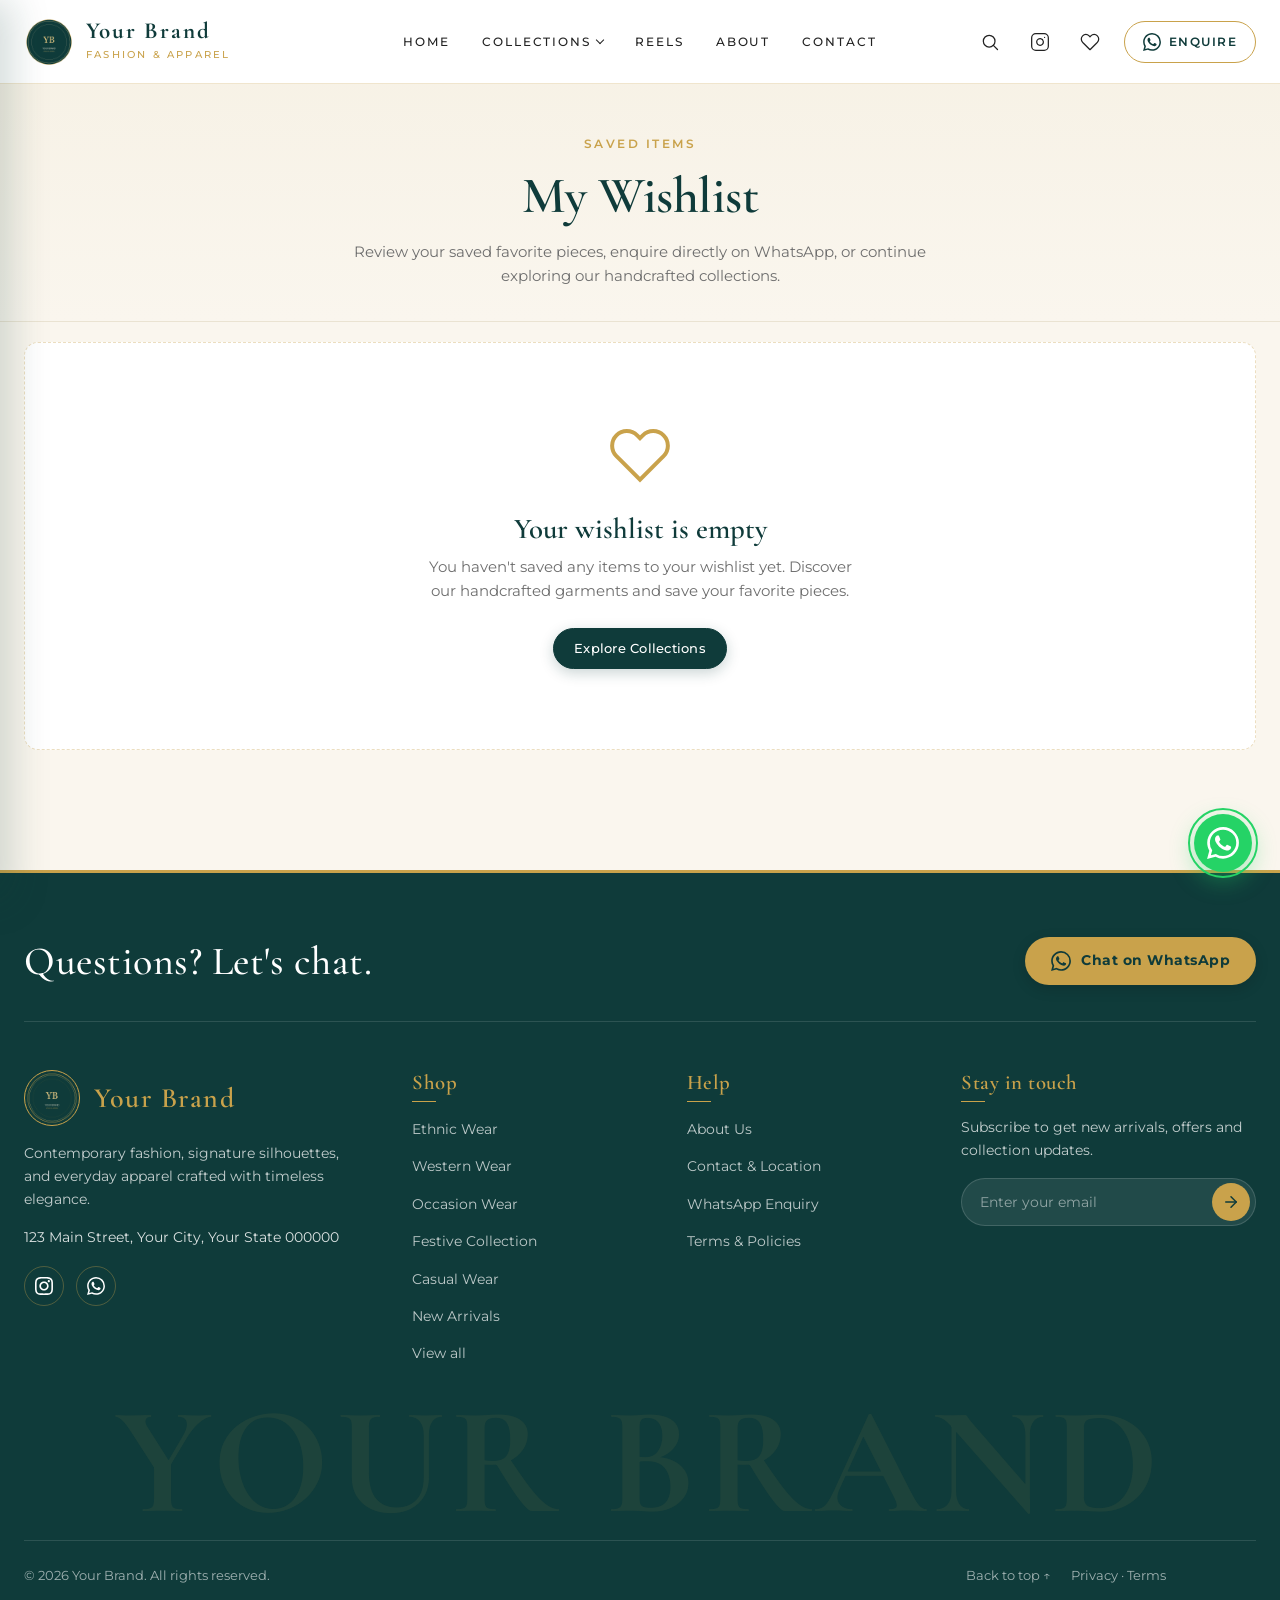
<file: wishlist.html>
<!DOCTYPE html>
<html lang="en">
<head>
  <meta charset="UTF-8">
  <meta name="viewport" content="width=device-width, initial-scale=1.0">
  <title>My Wishlist | Your Brand</title>
  <meta name="description" content="View and manage your saved contemporary clothing pieces at Your Brand.">
  <meta name="robots" content="noindex, nofollow">

  <!-- Open Graph Meta Tags -->
  <meta property="og:title" content="My Wishlist | Your Brand">
  <meta property="og:description" content="View and manage your saved contemporary clothing pieces at Your Brand.">
  <meta property="og:image" content="assets/images/hero-01.webp"/>
<meta name="twitter:image" content="assets/images/hero-01.webp"/>
  <meta property="og:type" content="website">

  <link rel="preconnect" href="https://fonts.googleapis.com">
  <link rel="preconnect" href="https://fonts.gstatic.com" crossorigin>
  <link href="https://fonts.googleapis.com/css2?family=Cormorant+Garamond:ital,wght@0,400;0,500;0,600;0,700;1,400&family=Montserrat:wght@300;400;500;600;700&display=swap" rel="stylesheet">
  <!-- Favicon -->
  <link rel="icon" href="assets/images/logo-badge.png">
  
  <link rel="apple-touch-icon" sizes="180x180" href="assets/images/logo-badge.png">
  <meta name="theme-color" content="#0F3B3A">
  <link rel="stylesheet" href="css/style.css?v=7.0">
</head>
<body>

  <!-- Sticky Header -->
  <header class="site-header" id="mainHeader">
    <div class="container header-inner">
      
      <!-- Mobile Hamburger Toggle (Left on mobile under 768px, >=44px tap area) -->
      <button class="mobile-toggle" aria-label="Open Navigation Menu" aria-expanded="false" aria-controls="mobileDrawer">
        <span class="hamburger-bar"></span>
        <span class="hamburger-bar"></span>
        <span class="hamburger-bar"></span>
      </button>

      <!-- Brand Logo & Name (Left on desktop, centered on mobile) -->
      <a href="index.html" class="brand-link" aria-label="Your Brand - Home">
        <img src="assets/images/logo-badge.png" alt="Your Brand Insignia" class="brand-badge-img" width="50" height="50">
        <div class="brand-text-wrap">
          <span class="brand-main-text">Your Brand</span>
          <span class="brand-sub-text">Fashion &amp; Apparel</span>
        </div>
      </a>

      <!-- Center Desktop Navigation -->
      <nav class="main-nav" aria-label="Primary Navigation">
        <div class="nav-item">
          <a href="index.html" class="nav-link">Home</a>
        </div>

        <!-- Collections Dropdown -->
        <div class="nav-item">
          <a href="collections.html" class="nav-link">
            Collections <span class="nav-arrow"></span>
          </a>
          <div class="dropdown-menu" role="menu">
            <div class="dropdown-grid">
              <a href="collections.html?c=ethnic-wear" class="dropdown-card">
                <img src="assets/images/collection-01.webp" alt="Ethnic Wear" class="dropdown-thumb" width="64" height="64" loading="lazy">
                <div class="dropdown-card-text">
                  <div class="dropdown-title">Ethnic Wear</div>
                  <div class="dropdown-desc">Traditional silhouettes &amp; festive weaves</div>
                </div>
              </a>

              <a href="collections.html?c=western-wear" class="dropdown-card">
                <img src="assets/images/collection-02.webp" alt="Western Wear" class="dropdown-thumb" width="64" height="64" loading="lazy">
                <div class="dropdown-card-text">
                  <div class="dropdown-title">Western Wear</div>
                  <div class="dropdown-desc">Tailored suits &amp; modern silhouettes</div>
                </div>
              </a>

              <a href="collections.html?c=occasion-wear" class="dropdown-card">
                <img src="assets/images/collection-03.webp" alt="Occasion Wear" class="dropdown-thumb" width="64" height="64" loading="lazy">
                <div class="dropdown-card-text">
                  <div class="dropdown-title">Occasion Wear</div>
                  <div class="dropdown-desc">Statement ensembles &amp; celebratory wear</div>
                </div>
              </a>

              <a href="collections.html?c=festive-collection" class="dropdown-card">
                <img src="assets/images/collection-04.webp" alt="Festive Collection" class="dropdown-thumb" width="64" height="64" loading="lazy">
                <div class="dropdown-card-text">
                  <div class="dropdown-title">Festive Collection</div>
                  <div class="dropdown-desc">Rich textures &amp; celebratory palettes</div>
                </div>
              </a>

              <a href="collections.html?c=casual-wear" class="dropdown-card">
                <img src="assets/images/collection-05.webp" alt="Casual Wear" class="dropdown-thumb" width="64" height="64" loading="lazy">
                <div class="dropdown-card-text">
                  <div class="dropdown-title">Casual Wear</div>
                  <div class="dropdown-desc">Everyday luxury &amp; fine coordinates</div>
                </div>
              </a>

              <a href="collections.html?c=new-arrivals" class="dropdown-card">
                <img src="assets/images/collection-06.webp" alt="New Arrivals" class="dropdown-thumb" width="64" height="64" loading="lazy">
                <div class="dropdown-card-text">
                  <div class="dropdown-title">New Arrivals</div>
                  <div class="dropdown-desc">Fresh seasonal drops &amp; contemporary edits</div>
                </div>
              </a>

              <a href="collections.html?c=artisanal-craft" class="dropdown-card">
                <img src="assets/images/collection-07.webp" alt="Artisanal Craft" class="dropdown-thumb" width="64" height="64" loading="lazy">
                <div class="dropdown-card-text">
                  <div class="dropdown-title">Artisanal Craft</div>
                  <div class="dropdown-desc">Hand embroidery &amp; detailed textures</div>
                </div>
              </a>

              <a href="collections.html?c=signature-series" class="dropdown-card">
                <img src="assets/images/collection-08.webp" alt="Signature Series" class="dropdown-thumb" width="64" height="64" loading="lazy">
                <div class="dropdown-card-text">
                  <div class="dropdown-title">Signature Series</div>
                  <div class="dropdown-desc">Exclusive house archives &amp; tailored pieces</div>
                </div>
              </a>
            </div>

            <div class="dropdown-footer">
              <a href="collections.html" class="dropdown-footer-link">
                View all collections &rarr;
              </a>
            </div>
          </div>
        </div>

        <div class="nav-item">
          <a href="reels.html" class="nav-link">Reels</a>
        </div>

        <div class="nav-item">
          <a href="about.html" class="nav-link">About</a>
        </div>

        <div class="nav-item">
          <a href="contact.html" class="nav-link">Contact</a>
        </div>
      </nav>

      <!-- Right Header Actions -->
      <div class="header-actions">
        <!-- Thin-line Search Icon (20px, 1.5px stroke, 44px tap area) -->
        <button class="icon-btn search-trigger" aria-label="Open Search">
          <svg width="20" height="20" viewBox="0 0 24 24" fill="none" stroke="currentColor" stroke-width="1.5" stroke-linecap="round" stroke-linejoin="round" aria-hidden="true"><circle cx="11" cy="11" r="7"/><line x1="21" y1="21" x2="16" y2="16"/></svg>
        </button>

        <!-- Thin-line Instagram Icon (20px, 1.5px stroke, 44px tap area) -->
        <a href="https://instagram.com/yourbrand" target="_blank" rel="noopener" class="icon-btn header-insta-btn" aria-label="Visit Instagram Profile">
          <svg width="20" height="20" viewBox="0 0 24 24" fill="none" stroke="currentColor" stroke-width="1.5" stroke-linecap="round" stroke-linejoin="round" aria-hidden="true"><rect x="2" y="2" width="20" height="20" rx="5" ry="5"/><path d="M16 11.37A4 4 0 1 1 12.63 8 4 4 0 0 1 16 11.37z"/><line x1="17.5" y1="6.5" x2="17.51" y2="6.5"/></svg>
        </a>

        <!-- Thin-line Wishlist Heart Icon (20px, 1.5px stroke, 44px tap area) -->
        <a href="wishlist.html" class="icon-btn wishlist-btn" aria-label="View Wishlist">
          <svg width="20" height="20" viewBox="0 0 24 24" fill="none" stroke="currentColor" stroke-width="1.5" stroke-linecap="round" stroke-linejoin="round" aria-hidden="true"><path d="M20.84 4.61a5.5 5.5 0 0 0-7.78 0L12 5.67l-1.06-1.06a5.5 5.5 0 0 0-7.78 7.78l1.06 1.06L12 21.23l7.78-7.78 1.06-1.06a5.5 5.5 0 0 0 0-7.78z"/></svg>
          <span class="badge-count wishlist-badge" style="display: none;">0</span>
        </a>

        <!-- Mobile WhatsApp Icon Button (Under 768px, 44px tap target) -->
        <a href="https://wa.me/919000000000" target="_blank" rel="noopener" class="icon-btn mobile-wa-btn" aria-label="Chat on WhatsApp">
          <svg width="20" height="20" viewBox="0 0 24 24" fill="currentColor" aria-hidden="true"><path d="M17.472 14.382c-.297-.149-1.758-.867-2.03-.967-.273-.099-.471-.148-.67.15-.197.297-.767.966-.94 1.164-.173.199-.347.223-.644.075-.297-.15-1.255-.463-2.39-1.475-.883-.788-1.48-1.761-1.653-2.059-.173-.297-.018-.458.13-.606.134-.133.298-.347.446-.52.149-.174.198-.298.298-.497.099-.198.05-.371-.025-.52-.075-.149-.669-1.612-.916-2.207-.242-.579-.487-.5-.669-.51-.173-.008-.371-.01-.57-.01-.198 0-.52.074-.792.372-.272.297-1.04 1.016-1.04 2.479 0 1.462 1.065 2.875 1.213 3.074.149.198 2.096 3.2 5.077 4.487.709.306 1.262.489 1.694.625.712.227 1.36.195 1.871.118.571-.085 1.758-.719 2.006-1.413.248-.694.248-1.289.173-1.413-.074-.124-.272-.198-.57-.347m-5.421 7.403h-.004a9.87 9.87 0 01-5.031-1.378l-.361-.214-3.741.982.998-3.648-.235-.374a9.86 9.86 0 01-1.51-5.26c.001-5.45 4.436-9.884 9.888-9.884 2.64 0 5.122 1.03 6.988 2.898a9.825 9.825 0 012.893 6.994c-.003 5.45-4.437 9.884-9.885 9.884m8.413-18.297A11.815 11.815 0 0012.05 0C5.495 0 .16 5.335.157 11.892c0 2.096.547 4.142 1.588 5.945L.057 24l6.305-1.654a11.882 11.882 0 005.683 1.448h.005c6.554 0 11.89-5.335 11.893-11.893a11.821 11.821 0 00-3.48-8.413Z"/></svg>
        </a>

        <!-- Desktop Enquire Pill (Gold-outline pill with WhatsApp icon, fills teal on hover) -->
        <a href="https://wa.me/919000000000" target="_blank" rel="noopener" class="btn-enquire-pill" aria-label="Enquire on WhatsApp">
          <svg width="18" height="18" viewBox="0 0 24 24" fill="currentColor" aria-hidden="true"><path d="M17.472 14.382c-.297-.149-1.758-.867-2.03-.967-.273-.099-.471-.148-.67.15-.197.297-.767.966-.94 1.164-.173.199-.347.223-.644.075-.297-.15-1.255-.463-2.39-1.475-.883-.788-1.48-1.761-1.653-2.059-.173-.297-.018-.458.13-.606.134-.133.298-.347.446-.52.149-.174.198-.298.298-.497.099-.198.05-.371-.025-.52-.075-.149-.669-1.612-.916-2.207-.242-.579-.487-.5-.669-.51-.173-.008-.371-.01-.57-.01-.198 0-.52.074-.792.372-.272.297-1.04 1.016-1.04 2.479 0 1.462 1.065 2.875 1.213 3.074.149.198 2.096 3.2 5.077 4.487.709.306 1.262.489 1.694.625.712.227 1.36.195 1.871.118.571-.085 1.758-.719 2.006-1.413.248-.694.248-1.289.173-1.413-.074-.124-.272-.198-.57-.347m-5.421 7.403h-.004a9.87 9.87 0 01-5.031-1.378l-.361-.214-3.741.982.998-3.648-.235-.374a9.86 9.86 0 01-1.51-5.26c.001-5.45 4.436-9.884 9.888-9.884 2.64 0 5.122 1.03 6.988 2.898a9.825 9.825 0 012.893 6.994c-.003 5.45-4.437 9.884-9.885 9.884m8.413-18.297A11.815 11.815 0 0012.05 0C5.495 0 .16 5.335.157 11.892c0 2.096.547 4.142 1.588 5.945L.057 24l6.305-1.654a11.882 11.882 0 005.683 1.448h.005c6.554 0 11.89-5.335 11.893-11.893a11.821 11.821 0 00-3.48-8.413Z"/></svg>
          <span>Enquire</span>
        </a>
      </div>

    </div>
  </header>

  <!-- ========================================================================
       Mobile Drawer Navigation (Left-Slide, Ivory, Safe Area, Staggered)
       ======================================================================== -->
  <div class="mobile-drawer-overlay" aria-hidden="true"></div>
  <aside class="mobile-drawer" id="mobileDrawer" aria-label="Mobile Navigation" aria-hidden="true">
    <div class="drawer-header">
      <div class="brand-text-wrap">
        <span class="brand-main-text">Your Brand</span>
        <span class="brand-sub-text">Fashion &amp; Apparel</span>
      </div>
      <button class="drawer-close-btn" aria-label="Close Mobile Menu">&times;</button>
    </div>

    <nav class="drawer-nav">
      <div class="drawer-nav-item">
        <a href="index.html" class="drawer-link">Home</a>
      </div>
      
      <!-- Collapsible Collections Accordion with Thumbnails -->
      <div class="drawer-nav-item">
        <button class="drawer-accordion-btn active" aria-expanded="false">
          <span>Collections</span>
          <span class="nav-arrow"></span>
        </button>
        <div class="drawer-accordion-content">
          <a href="collections.html?c=ethnic-wear" class="drawer-sublink-card">
            <img src="assets/images/collection-01.webp" alt="Ethnic Wear" class="drawer-sublink-thumb" width="40" height="40" loading="lazy">
            <span class="drawer-sublink-name">Ethnic Wear</span>
          </a>
          <a href="collections.html?c=western-wear" class="drawer-sublink-card">
            <img src="assets/images/collection-02.webp" alt="Western Wear" class="drawer-sublink-thumb" width="40" height="40" loading="lazy">
            <span class="drawer-sublink-name">Western Wear</span>
          </a>
          <a href="collections.html?c=occasion-wear" class="drawer-sublink-card">
            <img src="assets/images/collection-03.webp" alt="Occasion Wear" class="drawer-sublink-thumb" width="40" height="40" loading="lazy">
            <span class="drawer-sublink-name">Occasion Wear</span>
          </a>
          <a href="collections.html?c=festive-collection" class="drawer-sublink-card">
            <img src="assets/images/collection-04.webp" alt="Festive Collection" class="drawer-sublink-thumb" width="40" height="40" loading="lazy">
            <span class="drawer-sublink-name">Festive Collection</span>
          </a>
          <a href="collections.html?c=casual-wear" class="drawer-sublink-card">
            <img src="assets/images/collection-05.webp" alt="Casual Wear" class="drawer-sublink-thumb" width="40" height="40" loading="lazy">
            <span class="drawer-sublink-name">Casual Wear</span>
          </a>
          <a href="collections.html?c=new-arrivals" class="drawer-sublink-card">
            <img src="assets/images/collection-06.webp" alt="New Arrivals" class="drawer-sublink-thumb" width="40" height="40" loading="lazy">
            <span class="drawer-sublink-name">New Arrivals</span>
          </a>
          <a href="collections.html?c=artisanal-craft" class="drawer-sublink-card">
            <img src="assets/images/collection-07.webp" alt="Artisanal Craft" class="drawer-sublink-thumb" width="40" height="40" loading="lazy">
            <span class="drawer-sublink-name">Artisanal Craft</span>
          </a>
          <a href="collections.html?c=signature-series" class="drawer-sublink-card">
            <img src="assets/images/collection-08.webp" alt="Signature Series" class="drawer-sublink-thumb" width="40" height="40" loading="lazy">
            <span class="drawer-sublink-name">Signature Series</span>
          </a>
          <a href="collections.html" class="drawer-sublink-all">
            View all collections &rarr;
          </a>
        </div>
      </div>

      <div class="drawer-nav-item">
        <a href="reels.html" class="drawer-link">Reels</a>
      </div>

      <div class="drawer-nav-item">
        <a href="about.html" class="drawer-link">About</a>
      </div>

      <div class="drawer-nav-item">
        <a href="contact.html" class="drawer-link">Contact</a>
      </div>
    </nav>

    <div class="drawer-footer">
      <a href="https://wa.me/919000000000" target="_blank" rel="noopener" class="drawer-wa-btn">
        <svg width="18" height="18" viewBox="0 0 24 24" fill="currentColor" aria-hidden="true"><path d="M17.472 14.382c-.297-.149-1.758-.867-2.03-.967-.273-.099-.471-.148-.67.15-.197.297-.767.966-.94 1.164-.173.199-.347.223-.644.075-.297-.15-1.255-.463-2.39-1.475-.883-.788-1.48-1.761-1.653-2.059-.173-.297-.018-.458.13-.606.134-.133.298-.347.446-.52.149-.174.198-.298.298-.497.099-.198.05-.371-.025-.52-.075-.149-.669-1.612-.916-2.207-.242-.579-.487-.5-.669-.51-.173-.008-.371-.01-.57-.01-.198 0-.52.074-.792.372-.272.297-1.04 1.016-1.04 2.479 0 1.462 1.065 2.875 1.213 3.074.149.198 2.096 3.2 5.077 4.487.709.306 1.262.489 1.694.625.712.227 1.36.195 1.871.118.571-.085 1.758-.719 2.006-1.413.248-.694.248-1.289.173-1.413-.074-.124-.272-.198-.57-.347m-5.421 7.403h-.004a9.87 9.87 0 01-5.031-1.378l-.361-.214-3.741.982.998-3.648-.235-.374a9.86 9.86 0 01-1.51-5.26c.001-5.45 4.436-9.884 9.888-9.884 2.64 0 5.122 1.03 6.988 2.898a9.825 9.825 0 012.893 6.994c-.003 5.45-4.437 9.884-9.885 9.884m8.413-18.297A11.815 11.815 0 0012.05 0C5.495 0 .16 5.335.157 11.892c0 2.096.547 4.142 1.588 5.945L.057 24l6.305-1.654a11.882 11.882 0 005.683 1.448h.005c6.554 0 11.89-5.335 11.893-11.893a11.821 11.821 0 00-3.48-8.413Z"/></svg>
        <span>Enquire on WhatsApp</span>
      </a>

      <div class="drawer-contact-strip">
        <a href="tel:+919000000000" class="drawer-phone-link" aria-label="Call +91 90000 00000">
          <svg width="16" height="16" viewBox="0 0 24 24" fill="none" stroke="currentColor" stroke-width="1.5" stroke-linecap="round" stroke-linejoin="round" aria-hidden="true"><path d="M22 16.92v3a2 2 0 0 1-2.18 2 19.79 19.79 0 0 1-8.63-3.07 19.5 19.5 0 0 1-6-6 19.79 19.79 0 0 1-3.07-8.67A2 2 0 0 1 4.11 2h3a2 2 0 0 1 2 1.72 12.84 12.84 0 0 0 .7 2.81 2 2 0 0 1-.45 2.11L8.09 9.91a16 16 0 0 0 6 6l1.27-1.27a2 2 0 0 1 2.11-.45 12.84 12.84 0 0 0 2.81.7A2 2 0 0 1 22 16.92z"/></svg>
          <span>+91 90000 00000</span>
        </a>

        <a href="https://instagram.com/yourbrand" target="_blank" rel="noopener" class="drawer-insta-link" aria-label="Instagram Profile">
          <svg width="18" height="18" viewBox="0 0 24 24" fill="none" stroke="currentColor" stroke-width="1.5" stroke-linecap="round" stroke-linejoin="round" aria-hidden="true"><rect x="2" y="2" width="20" height="20" rx="5" ry="5"/><path d="M16 11.37A4 4 0 1 1 12.63 8 4 4 0 0 1 16 11.37z"/><line x1="17.5" y1="6.5" x2="17.51" y2="6.5"/></svg>
          <span>Instagram</span>
        </a>
      </div>
    </div>
  </aside>

  <!-- Search Modal -->
  <div class="search-modal-overlay" role="dialog" aria-modal="true">
    <div class="search-modal-container">
      <button class="search-close-btn">&times;</button>
      <h2 class="search-title">Search Collections</h2>
      <form class="search-input-wrap" onsubmit="event.preventDefault(); window.location.href='collections.html?q=' + encodeURIComponent(document.querySelector('.search-input').value);">
        <input type="text" class="search-input" placeholder="Search Ethnic Wear, Western Wear, Dresses...">
        <button type="submit" class="search-submit-btn">&rarr;</button>
      </form>
    </div>
  </div>

  <!-- Main Wishlist Section -->
  <main class="collections-main-wrap" id="mainContent">
    
    <!-- Hero Header with Eyebrow & Subtitle (No filter pills, no search bar) -->
    <section class="collections-page-header">
      <div class="container">
        <span class="section-eyebrow">Saved Items</span>
        <h1 class="collections-hero-title">My Wishlist</h1>
        <p class="collections-hero-subtitle wishlist-subtitle">
          Review your saved favorite pieces, enquire directly on WhatsApp, or continue exploring our handcrafted collections.
        </p>
      </div>
    </section>

    <!-- Wishlist Grid Section -->
    <section class="collections-catalog-section">
      <div class="container">
        
        <!-- Results Top Bar -->
        <div class="collections-results-bar" id="wishlistResultsBar">
          <div id="wishlistCount" class="collections-count-text">
            Showing <strong class="collections-count-strong">0</strong> saved creations
          </div>
          <div class="collections-help-note">
            <span style="font-size: 0.8rem; color: var(--text-muted);">Personalized styling &amp; custom sizing available</span>
          </div>
        </div>

        <!-- 4-Column Responsive Grid -->
        <div class="collections-grid" id="wishlistGrid" aria-live="polite">
          <!-- Populated dynamically by JavaScript -->
        </div>

      </div>
    </section>

  </main>

  <!-- Footer -->
  <footer class="site-footer">
  <div class="container">
    <!-- CTA Band -->
    <div class="footer-cta-band">
      <h2 class="footer-cta-title">Questions? Let's chat.</h2>
      <a class="footer-cta-wa-btn" href="https://wa.me/919000000000" rel="noopener" target="_blank">
        <svg aria-hidden="true" fill="currentColor" height="20" viewbox="0 0 24 24" width="20"><path d="M17.472 14.382c-.297-.149-1.758-.867-2.03-.967-.273-.099-.471-.148-.67.15-.197.297-.767.966-.94 1.164-.173.199-.347.223-.644.075-.297-.15-1.255-.463-2.39-1.475-.883-.788-1.48-1.761-1.653-2.059-.173-.297-.018-.458.13-.606.134-.133.298-.347.446-.52.149-.174.198-.298.298-.497.099-.198.05-.371-.025-.52-.075-.149-.669-1.612-.916-2.207-.242-.579-.487-.5-.669-.51-.173-.008-.371-.01-.57-.01-.198 0-.52.074-.792.372-.272.297-1.04 1.016-1.04 2.479 0 1.462 1.065 2.875 1.213 3.074.149.198 2.096 3.2 5.077 4.487.709.306 1.262.489 1.694.625.712.227 1.36.195 1.871.118.571-.085 1.758-.719 2.006-1.413.248-.694.248-1.289.173-1.413-.074-.124-.272-.198-.57-.347m-5.421 7.403h-.004a9.87 9.87 0 01-5.031-1.378l-.361-.214-3.741.982.998-3.648-.235-.374a9.86 9.86 0 01-1.51-5.26c.001-5.45 4.436-9.884 9.888-9.884 2.64 0 5.122 1.03 6.988 2.898a9.825 9.825 0 012.893 6.994c-.003 5.45-4.437 9.884-9.885 9.884m8.413-18.297A11.815 11.815 0 0012.05 0C5.495 0 .16 5.335.157 11.892c0 2.096.547 4.142 1.588 5.945L.057 24l6.305-1.654a11.882 11.882 0 005.683 1.448h.005c6.554 0 11.89-5.335 11.893-11.893a11.821 11.821 0 00-3.48-8.413Z"></path></svg>
        <span>Chat on WhatsApp</span>
      </a>
    </div>

    <!-- Main Footer Grid (Four Columns) -->
    <div class="footer-grid">
      <!-- Column 1: Brand Info -->
      <div class="footer-col-brand">
        <div class="footer-brand-wrap">
          <img alt="Your Brand" class="footer-logo-badge" height="56" loading="lazy" src="assets/images/logo-badge.png" width="56"/>
          <div class="footer-brand-title">Your Brand</div>
        </div>
        <p class="footer-desc">Contemporary fashion, signature silhouettes, and everyday apparel crafted with timeless elegance.</p>
        <p class="footer-address">123 Main Street, Your City, Your State 000000</p>
        <div class="footer-social-row">
          <a aria-label="Instagram" class="footer-social-icon-btn" href="https://instagram.com/yourbrand" rel="noopener" target="_blank">
            <svg aria-hidden="true" fill="currentColor" height="20" viewbox="0 0 24 24" width="20"><path d="M12 2.163c3.204 0 3.584.012 4.85.07 3.252.148 4.771 1.691 4.919 4.919.058 1.265.069 1.645.069 4.849 0 3.205-.012 3.584-.069 4.849-.149 3.225-1.664 4.771-4.919 4.919-1.266.058-1.644.07-4.85.07-3.204 0-3.584-.012-4.849-.07-3.26-.149-4.771-1.699-4.919-4.92-.058-1.265-.07-1.644-.07-4.849 0-3.204.013-3.583.07-4.849.149-3.227 1.664-4.771 4.919-4.919 1.266-.057 1.645-.069 4.849-.069zm0-2.163c-3.259 0-3.667.014-4.947.072-4.358.2-6.78 2.618-6.98 6.98-.059 1.281-.073 1.689-.073 4.948 0 3.259.014 3.668.072 4.948.2 4.358 2.618 6.78 6.98 6.98 1.281.058 1.689.072 4.948.072 3.259 0 3.668-.014 4.948-.072 4.354-.2 6.782-2.618 6.979-6.98.059-1.28.073-1.689.073-4.948 0-3.259-.014-3.667-.072-4.947-.196-4.354-2.617-6.78-6.979-6.98-1.281-.059-1.69-.073-4.949-.073zm0 5.838c-3.403 0-6.162 2.759-6.162 6.162s2.759 6.163 6.162 6.163 6.162-2.759 6.162-6.163c0-3.403-2.759-6.162-6.162-6.162zm0 10.162c-2.209 0-4-1.79-4-4 0-2.209 1.791-4 4-4s4 1.791 4 4c0 2.21-1.791 4-4 4zm6.406-11.845c-.796 0-1.441.645-1.441 1.44s.645 1.44 1.441 1.44c.795 0 1.439-.645 1.439-1.44s-.644-1.44-1.439-1.44z"></path></svg>
          </a>
          <a aria-label="WhatsApp" class="footer-social-icon-btn" href="https://wa.me/919000000000" rel="noopener" target="_blank">
            <svg aria-hidden="true" fill="currentColor" height="20" viewbox="0 0 24 24" width="20"><path d="M17.472 14.382c-.297-.149-1.758-.867-2.03-.967-.273-.099-.471-.148-.67.15-.197.297-.767.966-.94 1.164-.173.199-.347.223-.644.075-.297-.15-1.255-.463-2.39-1.475-.883-.788-1.48-1.761-1.653-2.059-.173-.297-.018-.458.13-.606.134-.133.298-.347.446-.52.149-.174.198-.298.298-.497.099-.198.05-.371-.025-.52-.075-.149-.669-1.612-.916-2.207-.242-.579-.487-.5-.669-.51-.173-.008-.371-.01-.57-.01-.198 0-.52.074-.792.372-.272.297-1.04 1.016-1.04 2.479 0 1.462 1.065 2.875 1.213 3.074.149.198 2.096 3.2 5.077 4.487.709.306 1.262.489 1.694.625.712.227 1.36.195 1.871.118.571-.085 1.758-.719 2.006-1.413.248-.694.248-1.289.173-1.413-.074-.124-.272-.198-.57-.347m-5.421 7.403h-.004a9.87 9.87 0 01-5.031-1.378l-.361-.214-3.741.982.998-3.648-.235-.374a9.86 9.86 0 01-1.51-5.26c.001-5.45 4.436-9.884 9.888-9.884 2.64 0 5.122 1.03 6.988 2.898a9.825 9.825 0 012.893 6.994c-.003 5.45-4.437 9.884-9.885 9.884m8.413-18.297A11.815 11.815 0 0012.05 0C5.495 0 .16 5.335.157 11.892c0 2.096.547 4.142 1.588 5.945L.057 24l6.305-1.654a11.882 11.882 0 005.683 1.448h.005c6.554 0 11.89-5.335 11.893-11.893a11.821 11.821 0 00-3.48-8.413Z"></path></svg>
          </a>
        </div>
      </div>

      <!-- Column 2: Shop -->
      <div class="footer-col-shop">
        <h3 class="footer-col-title">Shop</h3>
        <ul class="footer-links-list">
          <li><a class="footer-link" href="collections.html?c=ethnic-wear">Ethnic Wear</a></li>
          <li><a class="footer-link" href="collections.html?c=western-wear">Western Wear</a></li>
          <li><a class="footer-link" href="collections.html?c=occasion-wear">Occasion Wear</a></li>
          <li><a class="footer-link" href="collections.html?c=festive-collection">Festive Collection</a></li>
          <li><a class="footer-link" href="collections.html?c=casual-wear">Casual Wear</a></li>
          <li><a class="footer-link" href="collections.html?c=new-arrivals">New Arrivals</a></li>
          <li><a class="footer-link" href="collections.html">View all</a></li>
        </ul>
      </div>

      <!-- Column 3: Help -->
      <div class="footer-col-help">
        <h3 class="footer-col-title">Help</h3>
        <ul class="footer-links-list">
          <li><a class="footer-link" href="about.html">About Us</a></li>
          <li><a class="footer-link" href="contact.html">Contact &amp; Location</a></li>
          <li><a class="footer-link" href="https://wa.me/919000000000" rel="noopener" target="_blank">WhatsApp Enquiry</a></li>
          <li><a class="footer-link" href="contact.html">Terms &amp; Policies</a></li>
        </ul>
      </div>

      <!-- Column 4: Stay in touch -->
      <div class="footer-col-newsletter">
        <h3 class="footer-col-title">Stay in touch</h3>
        <p class="footer-desc">Subscribe to get new arrivals, offers and collection updates.</p>
        <form class="footer-newsletter-pill-form" onsubmit="event.preventDefault(); alert('Thank you for subscribing to Your Brand.');">
          <div class="footer-newsletter-pill">
            <input aria-label="Email address" class="footer-newsletter-input" placeholder="Enter your email" required="" type="email"/>
            <button aria-label="Subscribe" class="footer-newsletter-arrow-btn" type="submit">
              <svg aria-hidden="true" fill="none" height="18" stroke="currentColor" stroke-linecap="round" stroke-linejoin="round" stroke-width="2" viewbox="0 0 24 24" width="18"><line x1="5" x2="19" y1="12" y2="12"></line><polyline points="12 5 19 12 12 19"></polyline></svg>
            </button>
          </div>
        </form>
      </div>
    </div>

    <!-- Giant Brand Wordmark Across the Bottom -->
    <div class="footer-wordmark-wrap">
      <div class="footer-giant-wordmark">Your Brand</div>
    </div>

    <!-- Bottom Bar -->
    <div class="footer-bottom">
      <div class="footer-copyright">© 2026 Your Brand. All rights reserved.</div>
      <div class="footer-bottom-links">
        <a class="footer-bottom-link footer-back-to-top" href="#top">Back to top ↑</a>
        <a class="footer-bottom-link" href="contact.html">Privacy · Terms</a>
      </div>
    </div>
  </div>
</footer>

  <!-- Floating WhatsApp -->
  <aside class="floating-whatsapp" aria-label="Direct WhatsApp Support">
    <div class="wa-tooltip">Enquire on WhatsApp: +91 90000 00000</div>
    <a href="https://wa.me/919000000000" target="_blank" rel="noopener" class="wa-floating-btn" aria-label="Chat on WhatsApp">
      <div class="wa-pulse-ring"></div>
      <svg xmlns="http://www.w3.org/2000/svg" viewBox="0 0 24 24" width="28" height="28" fill="#fff" aria-hidden="true"><path d="M17.472 14.382c-.297-.149-1.758-.867-2.03-.967-.273-.099-.471-.148-.67.15-.197.297-.767.966-.94 1.164-.173.199-.347.223-.644.075-.297-.15-1.255-.463-2.39-1.475-.883-.788-1.48-1.761-1.653-2.059-.173-.297-.018-.458.13-.606.134-.133.298-.347.446-.52.149-.174.198-.298.298-.497.099-.198.05-.371-.025-.52-.075-.149-.669-1.612-.916-2.207-.242-.579-.487-.5-.669-.51-.173-.008-.371-.01-.57-.01-.198 0-.52.074-.792.372-.272.297-1.04 1.016-1.04 2.479 0 1.462 1.065 2.875 1.213 3.074.149.198 2.096 3.2 5.077 4.487.709.306 1.262.489 1.694.625.712.227 1.36.195 1.871.118.571-.085 1.758-.719 2.006-1.413.248-.694.248-1.289.173-1.413-.074-.124-.272-.198-.57-.347m-5.421 7.403h-.004a9.87 9.87 0 01-5.031-1.378l-.361-.214-3.741.982.998-3.648-.235-.374a9.86 9.86 0 01-1.51-5.26c.001-5.45 4.436-9.884 9.888-9.884 2.64 0 5.122 1.03 6.988 2.898a9.825 9.825 0 012.893 6.994c-.003 5.45-4.437 9.884-9.885 9.884m8.413-18.297A11.815 11.815 0 0012.05 0C5.495 0 .16 5.335.157 11.892c0 2.096.547 4.142 1.588 5.945L.057 24l6.305-1.654a11.882 11.882 0 005.683 1.448h.005c6.554 0 11.89-5.335 11.893-11.893a11.821 11.821 0 00-3.48-8.413Z"/></svg>
    </a>
  </aside>

  <script src="js/products.js?v=7.0"></script>
  <script src="js/main.js?v=7.0"></script>
  <script>
    document.addEventListener('DOMContentLoaded', () => {
      renderWishlistGrid();
    });

    window.addEventListener('storage', (e) => {
      if (e.key === 'store_wishlist') {
        renderWishlistGrid();
      }
    });

    function getWishlistIds() {
      try {
        return JSON.parse(localStorage.getItem('store_wishlist') || '[]');
      } catch (err) {
        console.error('Error reading store_wishlist from localStorage:', err);
        return [];
      }
    }

    function renderWishlistGrid() {
      const grid = document.getElementById('wishlistGrid');
      const countEl = document.getElementById('wishlistCount');
      const resultsBar = document.getElementById('wishlistResultsBar');
      if (!grid || typeof PRODUCTS === 'undefined') return;

      const wishlistIds = getWishlistIds();
      const savedProducts = PRODUCTS.filter(item => wishlistIds.includes(item.id));

      if (savedProducts.length === 0) {
        if (resultsBar) resultsBar.style.display = 'none';
        grid.innerHTML = `
          <div class="collections-empty">
            <svg class="collections-empty-icon" viewBox="0 0 24 24" fill="none" stroke="currentColor" stroke-width="1.5">
              <path d="M20.84 4.61a5.5 5.5 0 0 0-7.78 0L12 5.67l-1.06-1.06a5.5 5.5 0 0 0-7.78 7.78l1.06 1.06L12 21.23l7.78-7.78 1.06-1.06a5.5 5.5 0 0 0 0-7.78z"></path>
            </svg>
            <h3 class="collections-empty-title">Your wishlist is empty</h3>
            <p class="collections-empty-desc">You haven't saved any items to your wishlist yet. Discover our handcrafted garments and save your favorite pieces.</p>
            <a href="collections.html" class="filter-pill active wishlist-empty-btn" style="text-decoration: none;">Explore Collections</a>
          </div>
        `;
        return;
      }

      if (resultsBar) resultsBar.style.display = 'flex';
      if (countEl) {
        const noun = savedProducts.length === 1 ? 'creation' : 'creations';
        countEl.innerHTML = `Showing <strong class="collections-count-strong">${savedProducts.length}</strong> saved ${noun}`;
      }

      grid.innerHTML = savedProducts.map(product => {
        const encodedMsg = encodeURIComponent(`Hello Your Brand, I would like to enquire about the ${product.name} (${product.price}). Please share availability and details.`);
        const waLink = `https://wa.me/919000000000?text=${encodedMsg}`;
        const mainImg = product.images && product.images.length > 0 ? product.images[0] : 'assets/images/collection-01.webp';
        const badgeHtml = product.badge ? `<span class="collection-card-badge">${product.badge}</span>` : '';

        return `
          <article class="collection-card product-card" data-product-id="${product.id}">
            <div class="collection-card-media">
              <a href="product-detail.html?id=${product.id}" aria-label="View details for ${product.name}">
                <img src="${mainImg}" alt="${product.name}" class="collection-card-img" width="300" height="375" loading="lazy">
              </a>
              ${badgeHtml}
              <button class="collection-card-heart product-wishlist-btn active" 
                      aria-label="Remove from Wishlist" 
                      onclick="removeWishlistProduct('${product.id}'); event.stopPropagation();">
                <svg viewBox="0 0 24 24"><path d="M12 21.35l-1.45-1.32C5.4 15.36 2 12.28 2 8.5 2 5.42 4.42 3 7.5 3c1.74 0 3.41.81 4.5 2.09C13.09 3.81 14.76 3 16.5 3 19.58 3 22 5.42 22 8.5c0 3.78-3.4 6.86-8.55 11.54L12 21.35z"/></svg>
              </button>
            </div>
            <div class="collection-card-body">
              <div class="collection-card-category">${product.categoryName}</div>
              <h2 class="collection-card-title">
                <a href="product-detail.html?id=${product.id}">${product.name}</a>
              </h2>
              <div class="collection-card-price">${product.price}</div>
              <a href="${waLink}" target="_blank" rel="noopener" class="btn-card-wa" aria-label="Enquire on WhatsApp about ${product.name}">
                <svg viewBox="0 0 24 24"><path d="M17.472 14.382c-.297-.149-1.758-.867-2.03-.967-.273-.099-.471-.148-.67.15-.197.297-.767.966-.94 1.164-.173.199-.347.223-.644.075-.297-.15-1.255-.463-2.39-1.475-.883-.788-1.48-1.761-1.653-2.059-.173-.297-.018-.458.13-.606.134-.133.298-.347.446-.52.149-.174.198-.298.298-.497.099-.198.05-.371-.025-.52-.075-.149-.669-1.612-.916-2.207-.242-.579-.487-.5-.669-.51-.173-.008-.371-.01-.57-.01-.198 0-.52.074-.792.372-.272.297-1.04 1.016-1.04 2.479 0 1.462 1.065 2.875 1.213 3.074.149.198 2.096 3.2 5.077 4.487.709.306 1.262.489 1.694.625.712.227 1.36.195 1.871.118.571-.085 1.758-.719 2.006-1.413.248-.694.248-1.289.173-1.413-.074-.124-.272-.198-.57-.347m-5.421 7.403h-.004a9.87 9.87 0 01-5.031-1.378l-.361-.214-3.741.982.998-3.648-.235-.374a9.86 9.86 0 01-1.51-5.26c.001-5.45 4.436-9.884 9.888-9.884 2.64 0 5.122 1.03 6.988 2.898a9.825 9.825 0 012.893 6.994c-.003 5.45-4.437 9.884-9.885 9.884m8.413-18.297A11.815 11.815 0 0012.05 0C5.495 0 .16 5.335.157 11.892c0 2.096.547 4.142 1.588 5.945L.057 24l6.305-1.654a11.882 11.882 0 005.683 1.448h.005c6.554 0 11.89-5.335 11.893-11.893a11.821 11.821 0 00-3.48-8.413Z"/></svg>
                <span>Enquire on WhatsApp</span>
              </a>
            </div>
          </article>
        `;
      }).join('');
    }

    function removeWishlistProduct(productId) {
      if (typeof window.toggleWishlist === 'function') {
        window.toggleWishlist(productId);
      } else {
        try {
          let list = JSON.parse(localStorage.getItem('store_wishlist') || '[]');
          const idx = list.indexOf(productId);
          if (idx > -1) list.splice(idx, 1);
          localStorage.setItem('store_wishlist', JSON.stringify(list));
          document.querySelectorAll('.wishlist-badge').forEach(b => {
            b.textContent = list.length;
            b.style.display = list.length > 0 ? 'flex' : 'none';
          });
        } catch (err) {
          console.error('Error removing item from wishlist:', err);
        }
      }
      renderWishlistGrid();
    }
  </script>
</body>
</html>
</file>
<file: css/style.css>
/* ==========================================================================
   Your Brand — Master Luxury Design System
   ========================================================================== */

:root {
  /* Brand Color Palette */
  --primary: #0F3B3A;
  --primary-dark: #0A2928;
  --primary-rgb: 15, 59, 58;
  --accent: #C9A24B;
  --accent-light: #DFBF73;
  --accent-rgb: 201, 162, 75;
  --bg: #FAF6EE;
  --bg-alt: #F5EFE1;
  --text: #3A3A3A;
  --text-muted: #6E6E6E;
  --on-primary: #FFFFFF;

  /* Brand Aliases & Extended System */
  --primary-teal: var(--primary);
  --teal-dark: var(--primary-dark);
  --teal-light: #1A5452;
  --teal-surface: rgba(var(--primary-rgb), 0.04);
  
  --accent-gold: var(--accent);
  --gold-light: var(--accent-light);
  --gold-dark: #A37F2C;
  --gold-surface: rgba(var(--accent-rgb), 0.08);

  --secondary-maroon: #5A0F1F;
  --maroon-dark: #3F0A15;
  --maroon-light: #7A192D;

  --bg-ivory: var(--bg);
  --bg-cream: var(--bg-alt);
  --bg-white: #FFFFFF;

  --text-charcoal: #222222;
  --text-body: var(--text);
  --text-light: #999999;
  --text-white: var(--on-primary);

  --border-soft: #EAE3D2;
  --border-gold: rgba(var(--accent-rgb), 0.35);

  /* Elevation Shadows */
  --shadow-subtle: 0 4px 14px rgba(var(--primary-rgb), 0.04);
  --shadow-card: 0 10px 30px rgba(var(--primary-rgb), 0.08);
  --shadow-hover: 0 16px 40px rgba(var(--primary-rgb), 0.14);
  --shadow-dropdown: 0 20px 50px rgba(var(--primary-rgb), 0.16);

  /* Radii & Metrics */
  --radius-sm: 8px;
  --radius-card: 14px;
  --radius-pill: 40px;
  --header-height: 84px;
  --header-height-scrolled: 64px;

  /* Typography */
  --font-serif: 'Cormorant Garamond', Georgia, serif;
  --font-sans: 'Montserrat', -apple-system, BlinkMacSystemFont, 'Segoe UI', Roboto, sans-serif;
  
  /* Transitions */
  --transition-fast: 0.2s cubic-bezier(0.16, 1, 0.3, 1);
  --transition-smooth: 0.35s cubic-bezier(0.16, 1, 0.3, 1);
  --transition-slow: 0.6s cubic-bezier(0.16, 1, 0.3, 1);
}

/* Base Reset */
*, *::before, *::after {
  box-sizing: border-box;
  margin: 0;
  padding: 0;
}

html {
  font-size: 16px;
  scroll-behavior: smooth;
  -webkit-text-size-adjust: 100%;
}

body {
  font-family: var(--font-sans);
  background-color: var(--bg);
  color: var(--text);
  line-height: 1.65;
  overflow-x: hidden;
  position: relative;
  -webkit-font-smoothing: antialiased;
}

img, video {
  max-width: 100%;
  height: auto;
  display: block;
}

a {
  color: inherit;
  text-decoration: none;
  transition: color var(--transition-fast);
}

button {
  font-family: inherit;
  cursor: pointer;
  border: none;
  background: none;
}

ul, ol {
  list-style: none;
}

.container {
  width: 100%;
  max-width: 1360px;
  margin: 0 auto;
  padding: 0 24px;
}

/* ==========================================================================
   Typography & Signature Section Headings
   ========================================================================== */
h1, h2, h3, h4, h5, h6 {
  font-family: var(--font-serif);
  color: var(--primary);
  font-weight: 600;
  line-height: 1.25;
}

.section-header {
  text-align: center;
  margin-bottom: 48px;
}

.section-eyebrow {
  display: block;
  font-family: var(--font-sans);
  font-size: 0.76rem;
  font-weight: 600;
  letter-spacing: 2.5px;
  text-transform: uppercase;
  color: var(--accent);
  text-align: center;
  margin: 0 auto 10px;
  width: 100%;
}

.section-header,
.products-header,
.collections-header,
.mosaic-header,
.reels-header,
.reels-page-hero .container {
  display: flex;
  flex-direction: column;
  align-items: center;
  text-align: center;
}

.section-title {
  font-size: clamp(2rem, 3.5vw, 2.8rem);
  font-weight: 500;
  letter-spacing: 0.5px;
  color: var(--primary);
  position: relative;
  display: inline-block;
  padding-bottom: 12px;
}

.section-title::after {
  content: '';
  position: absolute;
  bottom: 0;
  left: 50%;
  transform: translateX(-50%);
  width: 48px;
  height: 2px;
  background: var(--accent);
}

.section-subtitle {
  font-size: 0.95rem;
  color: var(--text-muted);
  letter-spacing: 1.5px;
  text-transform: uppercase;
  margin-top: 10px;
  font-weight: 400;
}

/* ==========================================================================
   Desktop Header & Navigation (Luxury Layout: Logo Left, Nav Center, Icons Right)
   ========================================================================== */
.site-header {
  position: sticky;
  top: 0;
  left: 0;
  width: 100%;
  height: var(--header-height, 84px);
  background-color: var(--bg-white, #FFFFFF);
  border-bottom: 1px solid rgba(var(--accent-rgb), 0.28);
  z-index: 1000;
  padding-left: env(safe-area-inset-left, 0px);
  padding-right: env(safe-area-inset-right, 0px);
  transition: height var(--transition-smooth),
              box-shadow var(--transition-smooth),
              background-color var(--transition-smooth);
}

.site-header.scrolled {
  height: var(--header-height-scrolled, 64px);
  box-shadow: 0 4px 20px rgba(var(--primary-rgb), 0.08);
}

.header-inner {
  height: 100%;
  display: grid;
  grid-template-columns: 1fr auto 1fr;
  align-items: center;
  position: relative;
}

/* Brand Identity (Left) */
.brand-link {
  display: flex;
  align-items: center;
  gap: 12px;
  text-decoration: none;
  justify-self: start;
  min-width: 0;
  max-width: 100%;
}

.brand-badge-img {
  width: 50px;
  height: 50px;
  border-radius: 50%;
  object-fit: cover;
  flex-shrink: 0;
  transition: transform var(--transition-smooth);
}

.site-header.scrolled .brand-badge-img {
  transform: scale(0.85);
}

.brand-text-wrap {
  display: flex;
  flex-direction: column;
  min-width: 0;
  overflow: hidden;
}

.brand-main-text {
  font-family: var(--font-serif);
  font-size: clamp(1.15rem, 1.8vw, 1.55rem);
  font-weight: 700;
  letter-spacing: 2px;
  color: var(--primary);
  line-height: 1;
  white-space: nowrap;
  overflow: hidden;
  text-overflow: ellipsis;
}

.brand-sub-text {
  font-family: var(--font-sans);
  font-size: 0.62rem;
  font-weight: 500;
  letter-spacing: 2.2px;
  text-transform: uppercase;
  color: var(--accent);
  margin-top: 3px;
  white-space: nowrap;
  overflow: hidden;
  text-overflow: ellipsis;
}

/* Center Desktop Navigation */
.main-nav {
  display: flex;
  align-items: center;
  gap: 32px;
  justify-self: center;
}

.nav-item {
  position: relative;
}

.nav-link {
  font-family: var(--font-sans);
  font-size: 12px;
  text-transform: uppercase;
  letter-spacing: 0.16em;
  color: var(--text-charcoal);
  font-weight: 500;
  padding: 8px 0;
  display: inline-flex;
  align-items: center;
  gap: 6px;
  position: relative;
  text-decoration: none;
  transition: color var(--transition-fast);
}

/* Thin gold underline grows from center on hover & active. No bold weight changes. */
.nav-link::after {
  content: '';
  position: absolute;
  bottom: 0;
  left: 0;
  right: 0;
  height: 1px;
  background-color: var(--accent);
  transform: scaleX(0);
  transform-origin: center;
  transition: transform 0.3s cubic-bezier(0.16, 1, 0.3, 1);
}

.nav-link:hover,
.nav-link.active {
  color: var(--primary);
  font-weight: 500;
}

.nav-link:hover::after,
.nav-link.active::after {
  transform: scaleX(1);
}

.nav-arrow {
  width: 6px;
  height: 6px;
  border-right: 1.5px solid currentColor;
  border-bottom: 1.5px solid currentColor;
  transform: rotate(45deg);
  transition: transform var(--transition-fast);
  margin-top: -3px;
}

.nav-item:hover .nav-arrow,
.nav-item.open .nav-arrow {
  transform: rotate(-135deg);
  margin-top: 1px;
}

/* Collections Dropdown Menu: wider panel, soft shadow, hairline gold top border, fade & 8px slide-down */
.dropdown-menu {
  position: absolute;
  top: 100%;
  left: 50%;
  transform: translateX(-50%) translateY(-8px);
  width: 720px;
  max-width: calc(100vw - 32px);
  background: var(--bg-white, #FFFFFF);
  border-radius: 12px;
  padding: 24px;
  box-shadow: 0 18px 48px rgba(var(--primary-rgb), 0.12);
  border: 1px solid rgba(var(--accent-rgb), 0.2);
  border-top: 1px solid var(--accent);
  opacity: 0;
  visibility: hidden;
  pointer-events: none;
  transition: opacity 0.25s ease,
              transform 0.25s cubic-bezier(0.16, 1, 0.3, 1),
              visibility 0.25s;
  z-index: 1005;
}

.dropdown-menu::before {
  content: '';
  position: absolute;
  top: -14px;
  left: 0;
  right: 0;
  height: 14px;
}

.nav-item:hover .dropdown-menu,
.nav-item.open .dropdown-menu {
  opacity: 1;
  visibility: visible;
  transform: translateX(-50%) translateY(0);
  pointer-events: auto;
}

.dropdown-grid {
  display: grid;
  grid-template-columns: repeat(2, 1fr);
  gap: 14px;
}

.dropdown-card {
  display: flex;
  align-items: center;
  gap: 14px;
  padding: 8px 12px;
  border-radius: 8px;
  background: var(--bg);
  border: 1px solid transparent;
  transition: all var(--transition-fast);
  text-decoration: none;
}

.dropdown-card:hover {
  background: #FFFFFF;
  border-color: var(--accent);
  transform: translateX(3px);
  box-shadow: 0 4px 14px rgba(var(--primary-rgb), 0.06);
}

.dropdown-thumb {
  width: 64px;
  height: 64px;
  border-radius: 8px;
  object-fit: cover;
  flex-shrink: 0;
}

.dropdown-card-text {
  display: flex;
  flex-direction: column;
}

.dropdown-title {
  font-family: var(--font-serif);
  font-size: 1.08rem;
  font-weight: 600;
  color: var(--primary);
  line-height: 1.25;
}

.dropdown-desc {
  font-family: var(--font-sans);
  font-size: 0.72rem;
  color: var(--text-muted);
  line-height: 1.35;
  margin-top: 3px;
}

.dropdown-footer {
  margin-top: 16px;
  padding-top: 14px;
  border-top: 1px solid rgba(var(--accent-rgb), 0.2);
  text-align: center;
}

.dropdown-footer-link {
  font-family: var(--font-sans);
  font-size: 0.78rem;
  font-weight: 600;
  letter-spacing: 0.12em;
  text-transform: uppercase;
  color: var(--accent);
  display: inline-flex;
  align-items: center;
  gap: 6px;
  text-decoration: none;
  transition: color var(--transition-fast);
}

.dropdown-footer-link:hover {
  color: var(--primary);
}

/* Right Header Actions: thin-line icons (search, Instagram, wishlist) matching 20px, 1.5px stroke, 44px tap areas */
.header-actions {
  display: flex;
  align-items: center;
  gap: 6px;
  justify-self: end;
}

.icon-btn {
  width: 44px;
  height: 44px;
  border-radius: 50%;
  display: inline-flex;
  align-items: center;
  justify-content: center;
  color: var(--text-charcoal);
  background: transparent;
  border: none;
  cursor: pointer;
  position: relative;
  transition: color var(--transition-fast), background-color var(--transition-fast);
  padding: 0;
  text-decoration: none;
}

.icon-btn svg {
  width: 20px;
  height: 20px;
  stroke: currentColor;
  stroke-width: 1.5;
  fill: none;
  stroke-linecap: round;
  stroke-linejoin: round;
  flex-shrink: 0;
  transition: transform var(--transition-fast);
}

.icon-btn:hover {
  color: var(--primary);
  background-color: rgba(var(--primary-rgb), 0.05);
}

.icon-btn:hover svg {
  transform: scale(1.08);
}

.wishlist-btn:hover {
  color: var(--secondary-maroon);
}

.badge-count {
  position: absolute;
  top: 4px;
  right: 4px;
  background-color: var(--secondary-maroon);
  color: var(--on-primary);
  font-size: 0.65rem;
  font-weight: 700;
  width: 18px;
  height: 18px;
  border-radius: 50%;
  display: flex;
  align-items: center;
  justify-content: center;
  border: 1.5px solid #FFFFFF;
}

/* "Enquire" Button: Gold-outlined pill with WhatsApp icon, fills teal on hover */
.btn-enquire-pill {
  display: inline-flex;
  align-items: center;
  gap: 8px;
  padding: 0 18px;
  height: 42px;
  border-radius: 40px;
  border: 1px solid var(--accent);
  background: transparent;
  color: var(--primary);
  font-family: var(--font-sans);
  font-size: 12px;
  font-weight: 600;
  letter-spacing: 0.12em;
  text-transform: uppercase;
  text-decoration: none;
  cursor: pointer;
  margin-left: 6px;
  transition: background-color var(--transition-fast),
              color var(--transition-fast),
              border-color var(--transition-fast);
}

.btn-enquire-pill svg {
  width: 18px;
  height: 18px;
  fill: currentColor;
  flex-shrink: 0;
}

.btn-enquire-pill:hover {
  background-color: var(--primary);
  color: var(--on-primary);
  border-color: var(--primary);
}

.btn-enquire-pill:hover svg {
  fill: var(--on-primary);
}

.mobile-toggle {
  display: none;
}

.mobile-wa-btn {
  display: none;
}

/* Tablet adjustments (768px to 1024px) */
@media (min-width: 768px) and (max-width: 1024px) {
  .main-nav {
    gap: 16px;
  }
  .nav-link {
    font-size: 11px;
    letter-spacing: 0.12em;
  }
  .btn-enquire-pill {
    padding: 0 14px;
    font-size: 11px;
    margin-left: 4px;
  }
  .header-actions {
    gap: 2px;
  }
}

/* ==========================================================================
   Mobile Header Bar (<768px): Slim 60px bar, hamburger left, centered logo,
   wishlist + WhatsApp right, 44px tap targets
   ========================================================================== */
@media (max-width: 767px) {
  :root {
    --header-height: 60px;
  }

  .site-header {
    height: 60px !important;
    border-bottom: 1px solid rgba(var(--accent-rgb), 0.25);
  }

  .site-header.scrolled {
    height: 60px !important;
  }

  .header-inner {
    display: flex;
    align-items: center;
    justify-content: space-between;
    height: 100%;
    position: relative;
    padding: 0 12px;
  }

  /* Hamburger on the left (44px target) */
  .mobile-toggle {
    display: inline-flex;
    width: 44px;
    height: 44px;
    padding: 0;
    align-items: center;
    justify-content: center;
    flex-direction: column;
    gap: 5px;
    background: transparent;
    border: none;
    cursor: pointer;
    z-index: 10;
    color: var(--primary);
  }

  .hamburger-bar {
    width: 22px;
    height: 1.5px;
    background-color: currentColor;
    transition: transform var(--transition-smooth), opacity var(--transition-smooth);
  }

  .mobile-toggle.active .hamburger-bar:nth-child(1) {
    transform: translateY(6.5px) rotate(45deg);
  }

  .mobile-toggle.active .hamburger-bar:nth-child(2) {
    opacity: 0;
  }

  .mobile-toggle.active .hamburger-bar:nth-child(3) {
    transform: translateY(-6.5px) rotate(-45deg);
  }

  /* Centered logo badge with "Your Brand" wordmark */
  .brand-link {
    position: absolute;
    left: 50%;
    top: 50%;
    transform: translate(-50%, -50%);
    display: flex;
    align-items: center;
    gap: 8px;
    margin: 0;
    z-index: 5;
    text-decoration: none;
    max-width: calc(100% - 150px);
    justify-content: center;
  }

  .brand-badge-img {
    width: 36px;
    height: 36px;
    flex-shrink: 0;
  }

  .site-header.scrolled .brand-badge-img {
    transform: none;
  }

  .brand-text-wrap {
    min-width: 0;
    overflow: hidden;
  }

  .brand-main-text {
    font-size: clamp(1rem, 3.8vw, 1.3rem);
    letter-spacing: 1px;
    line-height: 1;
    white-space: nowrap;
    overflow: hidden;
    text-overflow: ellipsis;
  }

  .brand-sub-text {
    display: none;
  }

  .main-nav {
    display: none;
  }

  .header-actions {
    display: flex;
    align-items: center;
    gap: 0;
    margin-left: auto;
    z-index: 10;
  }

  .search-trigger,
  .header-insta-btn,
  .btn-enquire-pill {
    display: none !important;
  }

  .wishlist-btn {
    display: inline-flex !important;
    width: 44px;
    height: 44px;
  }

  .mobile-wa-btn {
    display: inline-flex !important;
    width: 44px;
    height: 44px;
    color: var(--primary);
  }

  .mobile-wa-btn:hover {
    color: var(--accent);
  }
}

/* ==========================================================================
   Mobile Navigation Drawer (Left-Slide, Ivory, Safe Area Insets, Staggered Fade)
   ========================================================================== */
.mobile-drawer-overlay {
  position: fixed;
  inset: 0;
  background: rgba(var(--primary-rgb), 0.55);
  backdrop-filter: blur(4px);
  -webkit-backdrop-filter: blur(4px);
  z-index: 2001;
  opacity: 0;
  visibility: hidden;
  transition: opacity 0.35s ease, visibility 0.35s;
}

.mobile-drawer-overlay.open {
  opacity: 1;
  visibility: visible;
}

.mobile-drawer {
  position: fixed;
  top: 0;
  bottom: 0;
  left: 0;
  width: 86vw;
  max-width: 360px;
  height: 100%;
  height: 100dvh;
  background-color: var(--bg);
  z-index: 2002;
  box-shadow: 12px 0 36px rgba(var(--primary-rgb), 0.18);
  display: flex;
  flex-direction: column;
  transform: translateX(-100%);
  transition: transform 0.35s cubic-bezier(0.16, 1, 0.3, 1);
  overflow-y: auto;
  overflow-x: hidden;
  box-sizing: border-box;
  padding-top: max(20px, env(safe-area-inset-top, 20px));
  padding-bottom: max(24px, env(safe-area-inset-bottom, 24px));
  padding-left: max(24px, env(safe-area-inset-left, 24px));
  padding-right: max(24px, env(safe-area-inset-right, 24px));
}

.mobile-drawer.open {
  transform: translateX(0);
}

.drawer-header {
  display: flex;
  align-items: center;
  justify-content: space-between;
  padding-bottom: 18px;
  border-bottom: 1px solid rgba(var(--accent-rgb), 0.3);
  flex-shrink: 0;
}

.drawer-header .brand-text-wrap {
  display: flex;
  flex-direction: column;
  min-width: 0;
  overflow: hidden;
}

.drawer-header .brand-main-text {
  font-family: var(--font-serif);
  font-size: clamp(1.2rem, 4.2vw, 1.55rem);
  font-weight: 700;
  letter-spacing: 2px;
  color: var(--primary);
  line-height: 1;
  white-space: nowrap;
  overflow: hidden;
  text-overflow: ellipsis;
}

.drawer-header .brand-sub-text {
  font-family: var(--font-sans);
  font-size: 0.62rem;
  font-weight: 500;
  letter-spacing: 2px;
  text-transform: uppercase;
  color: var(--accent);
  margin-top: 3px;
  white-space: nowrap;
  overflow: hidden;
  text-overflow: ellipsis;
}

.drawer-close-btn {
  width: 44px;
  height: 44px;
  display: inline-flex;
  align-items: center;
  justify-content: center;
  font-size: 2rem;
  line-height: 1;
  color: var(--primary);
  background: transparent;
  border: none;
  cursor: pointer;
  transition: color var(--transition-fast), transform var(--transition-fast);
}

.drawer-close-btn:hover {
  color: var(--secondary-maroon);
  transform: scale(1.1);
}

/* Big links in Cormorant Garamond (about 26px) separated by hairline gold lines */
.drawer-nav {
  display: flex;
  flex-direction: column;
  padding: 8px 0;
  flex: 1;
}

.drawer-nav-item {
  border-bottom: 1px solid rgba(var(--accent-rgb), 0.3);
  opacity: 0;
  transform: translateX(-16px);
  transition: opacity 0.35s ease, transform 0.35s cubic-bezier(0.16, 1, 0.3, 1);
}

/* Staggered fade-in of the links */
.mobile-drawer.open .drawer-nav-item {
  opacity: 1;
  transform: translateX(0);
}

.mobile-drawer.open .drawer-nav-item:nth-child(1) { transition-delay: 70ms; }
.mobile-drawer.open .drawer-nav-item:nth-child(2) { transition-delay: 120ms; }
.mobile-drawer.open .drawer-nav-item:nth-child(3) { transition-delay: 170ms; }
.mobile-drawer.open .drawer-nav-item:nth-child(4) { transition-delay: 220ms; }
.mobile-drawer.open .drawer-nav-item:nth-child(5) { transition-delay: 270ms; }

.drawer-link,
.drawer-accordion-btn {
  display: flex;
  align-items: center;
  justify-content: space-between;
  width: 100%;
  font-family: var(--font-serif);
  font-size: 26px;
  font-weight: 500;
  color: var(--primary);
  text-decoration: none;
  padding: 14px 0;
  background: transparent;
  border: none;
  cursor: pointer;
  text-align: left;
  transition: color var(--transition-fast);
}

.drawer-link:hover,
.drawer-link.active,
.drawer-accordion-btn:hover,
.drawer-accordion-btn.active {
  color: var(--accent);
}

.drawer-accordion-btn .nav-arrow {
  width: 9px;
  height: 9px;
  border-right: 2px solid var(--accent);
  border-bottom: 2px solid var(--accent);
  transform: rotate(45deg);
  transition: transform 0.25s ease;
  margin-right: 6px;
}

.drawer-accordion-content {
  display: none;
  flex-direction: column;
  gap: 8px;
  padding: 6px 0 16px 8px;
}

.drawer-accordion-content.open {
  display: flex;
}

.drawer-sublink-card {
  display: flex;
  align-items: center;
  gap: 12px;
  padding: 6px 8px;
  border-radius: 8px;
  text-decoration: none;
  color: var(--text-charcoal);
  transition: background-color var(--transition-fast), color var(--transition-fast);
}

.drawer-sublink-card:hover {
  background: rgba(var(--accent-rgb), 0.1);
  color: var(--primary);
}

.drawer-sublink-thumb {
  width: 40px;
  height: 40px;
  border-radius: 6px;
  object-fit: cover;
  flex-shrink: 0;
}

.drawer-sublink-name {
  font-family: var(--font-sans);
  font-size: 0.86rem;
  font-weight: 500;
}

.drawer-sublink-all {
  font-family: var(--font-sans);
  font-size: 0.82rem;
  font-weight: 600;
  letter-spacing: 0.08em;
  text-transform: uppercase;
  color: var(--accent);
  padding: 8px 8px;
  text-decoration: none;
  display: inline-flex;
  align-items: center;
  gap: 6px;
  transition: color var(--transition-fast);
}

.drawer-sublink-all:hover {
  color: var(--primary);
}

/* Bottom of drawer: full-width teal Enquire button, phone link, and Instagram */
.drawer-footer {
  margin-top: auto;
  padding-top: 18px;
  display: flex;
  flex-direction: column;
  gap: 14px;
  flex-shrink: 0;
}

.drawer-wa-btn {
  display: flex;
  align-items: center;
  justify-content: center;
  gap: 10px;
  width: 100%;
  min-height: 48px;
  padding: 12px 20px;
  background-color: var(--primary);
  color: var(--on-primary);
  border-radius: 40px;
  font-family: var(--font-sans);
  font-size: 0.82rem;
  font-weight: 600;
  letter-spacing: 0.08em;
  text-transform: uppercase;
  text-decoration: none;
  border: 1px solid var(--accent);
  transition: background-color var(--transition-fast);
  box-sizing: border-box;
}

.drawer-wa-btn svg {
  width: 18px;
  height: 18px;
  fill: var(--on-primary);
  flex-shrink: 0;
}

.drawer-wa-btn:hover {
  background-color: var(--primary-dark);
}

.drawer-contact-strip {
  display: flex;
  align-items: center;
  justify-content: space-between;
  padding: 4px 2px;
}

.drawer-phone-link {
  display: inline-flex;
  align-items: center;
  gap: 8px;
  font-family: var(--font-sans);
  font-size: 0.88rem;
  font-weight: 600;
  letter-spacing: 0.05em;
  color: var(--primary);
  text-decoration: none;
  min-height: 44px;
}

.drawer-phone-link svg {
  width: 16px;
  height: 16px;
  stroke: var(--accent);
  stroke-width: 1.5;
  fill: none;
  stroke-linecap: round;
  stroke-linejoin: round;
}

.drawer-insta-link {
  display: inline-flex;
  align-items: center;
  gap: 6px;
  font-family: var(--font-sans);
  font-size: 0.82rem;
  font-weight: 500;
  color: var(--text-muted);
  text-decoration: none;
  min-height: 44px;
}

.drawer-insta-link svg {
  width: 18px;
  height: 18px;
  stroke: currentColor;
  stroke-width: 1.5;
  fill: none;
  stroke-linecap: round;
  stroke-linejoin: round;
}

.drawer-phone-link:hover,
.drawer-insta-link:hover {
  color: var(--accent);
}

/* ==========================================================================
   Search Overlay Modal
   ========================================================================== */
.search-modal-overlay {
  position: fixed;
  inset: 0;
  background: rgba(var(--primary-rgb), 0.92);
  backdrop-filter: blur(10px);
  z-index: 2000;
  opacity: 0;
  visibility: hidden;
  transition: all var(--transition-smooth);
  display: flex;
  align-items: center;
  justify-content: center;
  padding: 24px;
}

.search-modal-overlay.open {
  opacity: 1;
  visibility: visible;
}

.search-modal-container {
  width: 100%;
  max-width: 640px;
  background: var(--bg-white);
  border-radius: var(--radius-card);
  padding: 36px;
  box-shadow: 0 25px 60px rgba(0,0,0,0.3);
  border: 1px solid var(--border-gold);
  position: relative;
}

.search-close-btn {
  position: absolute;
  top: 18px;
  right: 20px;
  font-size: 1.8rem;
  color: var(--text-muted);
  line-height: 1;
}

.search-title {
  font-family: var(--font-serif);
  font-size: 1.8rem;
  color: var(--primary);
  margin-bottom: 20px;
  text-align: center;
}

.search-input-wrap {
  position: relative;
  display: flex;
  align-items: center;
}

.search-input {
  width: 100%;
  padding: 14px 48px 14px 18px;
  font-size: 1rem;
  border: 1px solid var(--border-soft);
  border-radius: var(--radius-card);
  font-family: inherit;
  outline: none;
  transition: border-color var(--transition-fast);
}

.search-input:focus {
  border-color: var(--accent);
  box-shadow: 0 0 0 3px rgba(var(--accent-rgb), 0.15);
}

/* ==========================================================================
   Hero Section — Slanted Parallelogram Slideshow
   ========================================================================== */
.hero-section {
  position: relative;
  width: 100%;
  overflow: hidden;
  background-color: var(--on-primary);
}

.hero-slider {
  position: relative;
  width: 100%;
  height: 570px;
  overflow: hidden;
}

.hero-slides-wrapper {
  position: relative;
  width: 100%;
  height: 100%;
}

.hero-slide {
  position: absolute;
  inset: 0;
  width: 100%;
  height: 100%;
  opacity: 0;
  visibility: hidden;
  transition: opacity 0.8s ease-in-out;
  pointer-events: none;
}

.hero-slide.active {
  opacity: 1;
  visibility: visible;
  pointer-events: auto;
}

/* Desktop: 5 Slanted Parallelogram Panels */
.hero-slanted-track {
  --slant: 130px;
  display: flex;
  width: calc(100% + var(--slant) * 2 + 40px);
  margin-left: calc(-1 * var(--slant) - 20px);
  height: 100%;
  background-color: var(--on-primary); /* Crisp white gaps */
  position: relative;
}

.hero-panel {
  flex: 1;
  height: 100%;
  position: relative;
  overflow: hidden;
  background: transparent;
  clip-path: polygon(var(--slant) 0, 100% 0, calc(100% - var(--slant)) 100%, 0 100%);
  -webkit-clip-path: polygon(var(--slant) 0, 100% 0, calc(100% - var(--slant)) 100%, 0 100%);
  cursor: pointer;
  transition: flex 0.6s cubic-bezier(0.25, 1, 0.5, 1);
}

.hero-panel + .hero-panel {
  margin-left: calc(-1 * var(--slant) + 8px);
}

.hero-panel:hover {
  flex: 1.2;
}

.hero-panel img {
  width: 100%;
  height: 100%;
  object-fit: cover;
  object-position: top center;
  display: block;
  transform: none;
  transition: transform 0.6s cubic-bezier(0.25, 1, 0.5, 1);
}

.hero-panel:hover img {
  transform: scale(1.04);
}

/* Mobile: Single Swipeable Image (< 768px) */
.hero-mobile-slider {
  display: none;
  position: absolute;
  inset: 0;
  width: 100%;
  height: 100%;
  z-index: 1;
  overflow: hidden;
}

.hero-mobile-slide {
  position: absolute;
  inset: 0;
  width: 100%;
  height: 100%;
  opacity: 0;
  visibility: hidden;
  transition: opacity 0.6s ease-in-out;
}

.hero-mobile-slide.active {
  opacity: 1;
  visibility: visible;
}

.hero-mobile-slide img {
  width: 100%;
  height: 100%;
  object-fit: cover;
  object-position: top center;
}

/* Centered Text Overlay with Soft Dark Gradient Backdrop */
.hero-overlay {
  position: absolute;
  inset: 0;
  display: flex;
  align-items: center;
  justify-content: center;
  z-index: 10;
  pointer-events: none;
  padding: 20px;
  background: linear-gradient(180deg, rgba(0, 0, 0, 0.05) 0%, rgba(0, 0, 0, 0.20) 35%, rgba(0, 0, 0, 0.48) 65%, rgba(0, 0, 0, 0.52) 100%);
}

.hero-content {
  pointer-events: auto;
  text-align: center;
  max-width: 760px;
  /* Enlarged radial glow: fades to fully transparent well before the padding edge so no rectangle box is visible */
  padding: 44px 52px;
  background: radial-gradient(ellipse 85% 75% at center, rgba(0, 0, 0, 0.52) 0%, rgba(0, 0, 0, 0.45) 45%, rgba(0, 0, 0, 0.18) 72%, transparent 95%);
  position: relative;
}

.hero-eyebrow {
  display: inline-block;
  font-family: var(--font-sans);
  font-size: 0.76rem;
  font-weight: 600;
  letter-spacing: 3.5px;
  text-transform: uppercase;
  color: var(--accent);
  margin-bottom: 12px;
  text-shadow: 0 1px 4px rgba(0, 0, 0, 0.5);
}

.hero-headline {
  font-family: var(--font-serif);
  font-size: clamp(2.4rem, 4.8vw, 3.8rem);
  font-weight: 600;
  letter-spacing: 1px;
  line-height: 1.15;
  color: var(--on-primary);
  margin-bottom: 12px;
  text-shadow: 0 2px 10px rgba(0, 0, 0, 0.55), 0 1px 3px rgba(0, 0, 0, 0.45);
}

.hero-subtitle {
  font-family: var(--font-serif);
  font-style: italic;
  font-size: clamp(1.15rem, 2vw, 1.45rem);
  letter-spacing: 1px;
  color: var(--accent-light);
  margin-bottom: 30px;
  text-shadow: 0 1px 8px rgba(0, 0, 0, 0.6), 0 1px 2px rgba(0, 0, 0, 0.4);
}

.hero-actions {
  display: flex;
  align-items: center;
  justify-content: center;
  gap: 16px;
  flex-wrap: wrap;
}

.btn-hero-primary {
  display: inline-flex;
  align-items: center;
  justify-content: center;
  background-color: var(--accent);
  color: var(--primary);
  padding: 13px 28px;
  border-radius: var(--radius-pill);
  font-size: 0.82rem;
  font-weight: 700;
  letter-spacing: 1.5px;
  text-transform: uppercase;
  transition: all var(--transition-fast);
  box-shadow: 0 4px 16px rgba(0, 0, 0, 0.25);
  border: 1px solid var(--accent);
}

.btn-hero-primary:hover {
  background-color: var(--on-primary);
  color: var(--primary);
  border-color: var(--on-primary);
  transform: translateY(-2px);
  box-shadow: 0 8px 24px rgba(0, 0, 0, 0.3);
}

.btn-hero-secondary {
  display: inline-flex;
  align-items: center;
  justify-content: center;
  background-color: rgba(var(--primary-rgb), 0.65);
  color: var(--on-primary);
  padding: 13px 28px;
  border-radius: var(--radius-pill);
  font-size: 0.82rem;
  font-weight: 600;
  letter-spacing: 1.5px;
  text-transform: uppercase;
  transition: all var(--transition-fast);
  border: 1.5px solid var(--accent);
  backdrop-filter: blur(6px);
}

.btn-hero-secondary:hover {
  background-color: var(--accent);
  color: var(--primary);
  transform: translateY(-2px);
}

/* Round Arrow Navigation Buttons */
.hero-arrow {
  position: absolute;
  top: 50%;
  transform: translateY(-50%);
  width: 46px;
  height: 46px;
  border-radius: 50%;
  background: rgba(255, 255, 255, 0.92);
  border: 1.5px solid var(--accent);
  color: var(--primary);
  display: flex;
  align-items: center;
  justify-content: center;
  z-index: 20;
  cursor: pointer;
  transition: all var(--transition-fast);
  box-shadow: 0 4px 16px rgba(0, 0, 0, 0.15);
}

.hero-arrow:hover {
  background-color: var(--primary);
  color: var(--accent);
  transform: translateY(-50%) scale(1.08);
}

.hero-arrow svg {
  width: 22px;
  height: 22px;
  fill: currentColor;
}

.hero-arrow-prev {
  left: 24px;
}

.hero-arrow-next {
  right: 24px;
}

/* Hero Indicator Dots */
.hero-dots {
  position: absolute;
  bottom: 20px;
  left: 50%;
  transform: translateX(-50%);
  display: flex;
  gap: 8px;
  z-index: 20;
}

.hero-dot {
  width: 10px;
  height: 10px;
  border-radius: 50%;
  background: rgba(255, 255, 255, 0.45);
  border: 1.5px solid var(--accent);
  cursor: pointer;
  transition: all var(--transition-fast);
}

.hero-dot.active {
  background-color: var(--accent);
  width: 26px;
  border-radius: 10px;
}

/* ==========================================================================
   Announcement Strip (Directly Below Hero)
   ========================================================================== */
.announcement-strip {
  background-color: var(--secondary-maroon);
  color: var(--accent);
  padding: 14px 20px;
  border-top: 1px solid rgba(var(--accent-rgb), 0.4);
  border-bottom: 1px solid rgba(var(--accent-rgb), 0.4);
  position: relative;
  z-index: 5;
}

.announcement-inner {
  display: flex;
  align-items: center;
  justify-content: center;
  gap: 24px;
  flex-wrap: wrap;
  text-align: center;
}

.announcement-text {
  font-family: var(--font-sans);
  font-size: 0.92rem;
  font-weight: 500;
  letter-spacing: 0.8px;
  color: #F8EAD6;
}

.announcement-btn {
  display: inline-flex;
  align-items: center;
  gap: 6px;
  background-color: var(--accent);
  color: var(--secondary-maroon);
  padding: 8px 20px;
  border-radius: var(--radius-pill);
  font-size: 0.78rem;
  font-weight: 700;
  letter-spacing: 1.2px;
  text-transform: uppercase;
  transition: all var(--transition-fast);
  box-shadow: 0 2px 8px rgba(0, 0, 0, 0.25);
  white-space: nowrap;
}

.announcement-btn:hover {
  background-color: var(--on-primary);
  color: var(--secondary-maroon);
  transform: translateY(-1px);
  box-shadow: 0 4px 12px rgba(0, 0, 0, 0.3);
}

/* ==========================================================================
   Collections Section (8 Tall Portrait Cards)
   ========================================================================== */
.collections-section {
  padding: 80px 0 88px;
  background-color: var(--bg);
}

.collections-header {
  text-align: center;
  margin-bottom: 48px;
}

.collections-heading {
  font-family: var(--font-serif);
  font-weight: 300; /* Light weight heading */
  font-size: clamp(2.3rem, 4vw, 3.2rem);
  letter-spacing: 1.5px;
  color: var(--primary);
  position: relative;
  display: inline-block;
  padding-bottom: 14px;
}

.collections-heading::after {
  content: '';
  position: absolute;
  bottom: 0;
  left: 50%;
  transform: translateX(-50%);
  width: 46px; /* Short gold underline */
  height: 2px;
  background-color: var(--accent);
}

.collections-grid {
  display: grid;
  grid-template-columns: repeat(4, 1fr);
  gap: 24px;
}

.collection-card {
  position: relative;
  height: 440px; /* Tall portrait card */
  border-radius: 14px; /* 14px rounded corners */
  overflow: hidden;
  box-shadow: var(--shadow-card);
  display: block;
  background-color: var(--bg-alt);
  transition: box-shadow var(--transition-smooth), transform var(--transition-smooth);
}

.collection-card:hover {
  box-shadow: var(--shadow-hover);
  transform: translateY(-4px);
}

.collection-card-img-wrap {
  width: 100%;
  height: 100%;
  overflow: hidden;
  position: relative;
}

.collection-card-img {
  width: 100%;
  height: 100%;
  object-fit: cover;
  object-position: top center; /* Faces are not cut off */
  display: block;
}

.collection-card-img.primary-img {
  position: relative;
  z-index: 1;
  transition: opacity 0.6s cubic-bezier(0.16, 1, 0.3, 1), transform 0.8s cubic-bezier(0.25, 1, 0.5, 1);
}

.collection-card-img.hover-img {
  position: absolute;
  inset: 0;
  z-index: 2;
  opacity: 0;
  pointer-events: none;
  transition: opacity 0.6s cubic-bezier(0.16, 1, 0.3, 1), transform 0.8s cubic-bezier(0.25, 1, 0.5, 1);
}

@media (hover: hover) and (pointer: fine) {
  .collection-card:hover .collection-card-img.primary-img {
    opacity: 0;
    transform: scale(1.06);
  }
  .collection-card:hover .collection-card-img.hover-img {
    opacity: 1;
    transform: scale(1.06);
  }
}

/* Dark Bottom Gradient Overlay & Visible Label */
.collection-card-overlay {
  position: absolute;
  inset: 0;
  z-index: 10;
  background: linear-gradient(180deg, rgba(0, 0, 0, 0) 38%, rgba(10, 25, 25, 0.45) 62%, rgba(6, 18, 19, 0.94) 100%);
  display: flex;
  flex-direction: column;
  justify-content: flex-end;
  padding: 24px 20px;
  pointer-events: none;
  transition: background var(--transition-smooth);
}

.collection-card:hover .collection-card-overlay {
  background: linear-gradient(180deg, rgba(0, 0, 0, 0) 28%, rgba(10, 25, 25, 0.55) 55%, rgba(6, 18, 19, 0.96) 100%);
}

.collection-card-label-wrap {
  position: relative;
  z-index: 11;
  display: flex;
  flex-direction: column;
  align-items: flex-start;
  transform: translateY(0);
  transition: transform 0.35s cubic-bezier(0.25, 0.46, 0.45, 0.94);
}

.collection-card:hover .collection-card-label-wrap {
  transform: translateY(-6px);
}

.collection-card-title {
  font-family: var(--font-sans);
  font-weight: 600;
  font-size: 0.92rem;
  letter-spacing: 2px;
  text-transform: uppercase; /* White uppercase Montserrat */
  color: var(--on-primary);
  line-height: 1.3;
  margin: 0;
  transition: color var(--transition-fast);
}

.collection-card:hover .collection-card-title {
  color: var(--accent-light);
}

.collection-card-divider {
  display: block;
  width: 26px;
  height: 1.5px;
  background-color: var(--accent);
  margin: 6px 0;
  transition: width 0.3s ease;
}

.collection-card:hover .collection-card-divider {
  width: 38px;
}

.collection-card-action {
  font-family: var(--font-sans);
  font-size: 0.72rem;
  font-weight: 500;
  color: var(--accent);
  letter-spacing: 0.8px;
  display: inline-flex;
  align-items: center;
  gap: 4px;
}

/* ==========================================================================
   Product Showcase Tabs & Carousel (Step 3)
   ========================================================================== */

/* Enquire button used in product card info area */
.btn-product-enquire {
  display: inline-flex;
  align-items: center;
  justify-content: center;
  gap: 7px;
  background-color: var(--primary);
  color: var(--on-primary);
  padding: 10px 16px;
  border-radius: var(--radius-pill);
  font-family: var(--font-sans);
  font-size: 0.78rem;
  font-weight: 700;
  letter-spacing: 1px;
  text-transform: uppercase;
  border: 1px solid var(--accent);
  transition: all var(--transition-fast);
  margin-top: auto;
  box-shadow: var(--shadow-subtle);
  text-decoration: none;
}

.btn-product-enquire svg {
  width: 18px;
  height: 18px;
  flex-shrink: 0;
  fill: var(--on-primary);
  transition: fill var(--transition-fast);
}

.btn-product-enquire:hover {
  background-color: var(--accent);
  color: var(--primary);
  border-color: var(--primary);
  transform: translateY(-2px);
  box-shadow: 0 4px 14px rgba(var(--accent-rgb), 0.3);
}

.btn-product-enquire:hover svg {
  fill: var(--primary);
}

.products-section {
  padding: 88px 0 96px;
  background-color: var(--bg);
  border-top: 1px solid rgba(var(--accent-rgb), 0.2);
  position: relative;
}

.products-header {
  text-align: center;
  max-width: 820px;
  margin: 0 auto 40px;
}

/* Light weight heading with short gold underline */
.products-heading {
  font-family: var(--font-serif);
  font-weight: 300; /* Light weight heading */
  font-size: clamp(2.3rem, 4vw, 3.2rem);
  letter-spacing: 1.5px;
  color: var(--primary);
  position: relative;
  display: inline-block;
  padding-bottom: 14px;
}

.products-heading::after {
  content: '';
  position: absolute;
  bottom: 0;
  left: 50%;
  transform: translateX(-50%);
  width: 46px; /* Short gold underline */
  height: 2px;
  background-color: var(--accent);
}

/* Tabs: three rounded pill buttons */
.product-tabs-wrap {
  display: flex;
  justify-content: center;
  margin-top: 32px;
}

.product-tabs {
  display: inline-flex;
  align-items: center;
  gap: 12px;
  padding: 6px;
  border-radius: var(--radius-pill);
  flex-wrap: wrap;
  justify-content: center;
}

.product-tab-btn {
  font-family: var(--font-sans);
  font-size: 0.88rem;
  font-weight: 600;
  letter-spacing: 1.2px;
  text-transform: uppercase;
  padding: 12px 28px;
  border-radius: var(--radius-pill);
  color: var(--primary);
  background-color: var(--bg); /* Inactive: light ivory */
  border: 1px solid var(--border-soft);
  transition: all var(--transition-fast);
  cursor: pointer;
  box-shadow: var(--shadow-subtle);
}

.product-tab-btn:hover {
  background-color: #F3ECE0;
  border-color: var(--accent);
  color: var(--primary);
}

.product-tab-btn.active {
  background-color: var(--primary); /* Active: teal */
  color: var(--on-primary); /* White text */
  border-color: var(--primary);
  box-shadow: 0 4px 14px rgba(var(--primary-rgb), 0.25);
}

.product-tab-btn:focus-visible {
  outline: 2px solid var(--accent);
  outline-offset: 3px;
}

/* Carousel Container & Tab Panels */
.product-carousel-wrapper {
  position: relative;
  width: 100%;
}

.product-tab-panel {
  display: none;
  opacity: 0;
  transition: opacity 0.35s ease;
}

.product-tab-panel.active {
  display: block;
  opacity: 1;
  animation: fadeInTabs 0.35s ease-out;
}

@keyframes fadeInTabs {
  from { opacity: 0; transform: translateY(4px); }
  to { opacity: 1; transform: translateY(0); }
}

/* Horizontal Track showing 4 on desktop, 3 on tablet, 1.5 on mobile */
.product-carousel {
  container-type: inline-size;
  width: 100%;
  overflow-x: auto;
  overflow-y: hidden;
  scroll-behavior: smooth;
  scrollbar-width: none; /* Firefox */
  -ms-overflow-style: none; /* IE/Edge */
  padding: 12px 2px 20px;
  cursor: grab;
  user-select: none;
  -webkit-user-select: none;
  -webkit-overflow-scrolling: touch;
}

.product-carousel.is-dragging {
  cursor: grabbing;
  scroll-behavior: auto;
}

.product-carousel::-webkit-scrollbar {
  display: none; /* Chrome/Safari */
}

.product-track {
  display: flex;
  gap: 24px;
  width: max-content;
  padding: 4px 2px;
}

/* Product Card - 4 cards on desktop */
.product-card {
  flex: 0 0 calc((100cqw - 72px) / 4);
  width: calc((100cqw - 72px) / 4);
  min-width: calc((100cqw - 72px) / 4);
  max-width: calc((100cqw - 72px) / 4);
  background: var(--bg-white);
  border-radius: var(--radius-card);
  overflow: hidden;
  box-shadow: var(--shadow-card);
  border: 1px solid rgba(234, 227, 210, 0.7);
  display: flex;
  flex-direction: column;
  position: relative;
  transition: transform var(--transition-smooth), box-shadow var(--transition-smooth);
}

.product-card:hover {
  transform: translateY(-6px);
  box-shadow: var(--shadow-hover);
}

/* Portrait Image (Top-aligned so faces are NEVER cut off) */
.product-img-wrap {
  position: relative;
  width: 100%;
  height: 380px;
  overflow: hidden;
  background-color: var(--bg-alt);
}

.product-img {
  width: 100%;
  height: 100%;
  object-fit: cover;
  object-position: top center; /* Faces are not cut off */
  transition: transform 0.8s cubic-bezier(0.25, 1, 0.5, 1);
  display: block;
}

.product-card:hover .product-img {
  transform: scale(1.08);
}

/* Heart Icon at top right (toggles gold or maroon) */
.product-heart-btn {
  position: absolute;
  top: 14px;
  right: 14px;
  width: 38px;
  height: 38px;
  border-radius: 50%;
  background: rgba(255, 255, 255, 0.92);
  backdrop-filter: blur(6px);
  border: 1px solid var(--accent);
  display: flex;
  align-items: center;
  justify-content: center;
  cursor: pointer;
  z-index: 5;
  color: var(--accent);
  transition: all var(--transition-fast);
  box-shadow: 0 4px 10px rgba(0, 0, 0, 0.12);
}

.product-heart-btn:hover {
  transform: scale(1.12);
  background: #FFFFFF;
}

.product-heart-btn svg {
  width: 19px;
  height: 19px;
  fill: currentColor;
  transition: transform var(--transition-fast), fill var(--transition-fast);
}

/* Active Heart State: Deep Maroon (No bright red) */
.product-heart-btn.active {
  color: var(--secondary-maroon);
  border-color: var(--secondary-maroon);
  background: #FFFFFF;
}

.product-heart-btn.active svg {
  fill: var(--secondary-maroon);
  transform: scale(1.15);
}

.product-heart-btn:focus-visible {
  outline: 2px solid var(--accent);
  outline-offset: 2px;
}

/* Hover Enquire on WhatsApp Button (over image on desktop) */
.product-wa-overlay {
  position: absolute;
  bottom: 14px;
  left: 14px;
  right: 14px;
  opacity: 0;
  transform: translateY(10px);
  transition: all var(--transition-smooth);
  z-index: 4;
  pointer-events: none;
}

.product-card:hover .product-wa-overlay,
.product-card:focus-within .product-wa-overlay {
  opacity: 1;
  transform: translateY(0);
  pointer-events: auto;
}

.btn-product-wa {
  display: flex;
  align-items: center;
  justify-content: center;
  gap: 8px;
  width: 100%;
  background-color: var(--primary);
  color: var(--on-primary);
  padding: 11px 16px;
  border-radius: var(--radius-pill);
  font-family: var(--font-sans);
  font-size: 0.78rem;
  font-weight: 700;
  letter-spacing: 1px;
  text-transform: uppercase;
  border: 1px solid var(--accent);
  box-shadow: 0 4px 14px rgba(var(--primary-rgb), 0.35);
  transition: all var(--transition-fast);
  text-decoration: none;
}

.btn-product-wa svg {
  width: 16px;
  height: 16px;
  fill: currentColor;
}

.btn-product-wa:hover {
  background-color: var(--accent);
  color: var(--primary);
  border-color: var(--primary);
  transform: translateY(-2px);
  box-shadow: 0 6px 18px rgba(var(--accent-rgb), 0.4);
}

.btn-product-wa:focus-visible {
  outline: 2px solid var(--accent);
  outline-offset: 2px;
}

/* Product Card Information */
.product-info {
  padding: 20px;
  display: flex;
  flex-direction: column;
  flex: 1;
  background-color: var(--bg-white);
}

.product-cat-label {
  font-family: var(--font-sans);
  font-size: 0.72rem;
  font-weight: 600;
  letter-spacing: 1.5px;
  text-transform: uppercase;
  color: var(--accent); /* Small gold category label */
  margin-bottom: 6px;
  display: block;
}

.product-title {
  font-family: var(--font-serif);
  font-size: 1.25rem;
  font-weight: 600;
  color: var(--primary);
  line-height: 1.3;
  margin-bottom: 8px;
}

.product-price {
  font-family: var(--font-sans);
  font-size: 0.95rem;
  font-weight: 600;
  color: var(--text-charcoal);
  display: block;
}

/* Carousel Bottom Bar (Progress Bar + Round Arrow Buttons Centered) */
.carousel-bottom-bar {
  display: flex;
  flex-direction: column;
  align-items: center;
  margin-top: 28px;
  gap: 20px;
  width: 100%;
}

.carousel-progress-track {
  width: 100%;
  flex: none;
  height: 2px;
  background: rgba(var(--accent-rgb), 0.25);
  border-radius: 2px;
  position: relative;
  overflow: hidden;
}

.carousel-progress-thumb {
  position: absolute;
  top: 0;
  left: 0;
  height: 100%;
  width: 25%;
  background-color: var(--accent);
  border-radius: 2px;
  transition: transform 0.1s ease-out;
}

.carousel-arrows {
  display: flex;
  align-items: center;
  justify-content: center;
  gap: 16px;
  width: 100%;
}

/* Round arrow buttons (teal with gold border) */
.carousel-arrow {
  width: 44px;
  height: 44px;
  border-radius: 50%;
  background-color: var(--primary); /* Teal */
  border: 1.5px solid var(--accent); /* Gold border */
  color: var(--accent);
  display: flex;
  align-items: center;
  justify-content: center;
  cursor: pointer;
  transition: all var(--transition-fast);
  box-shadow: 0 4px 12px rgba(var(--primary-rgb), 0.2);
}

.carousel-arrow svg {
  width: 20px;
  height: 20px;
  fill: currentColor;
}

.carousel-arrow:hover {
  background-color: var(--accent);
  color: var(--primary);
  border-color: var(--primary);
  transform: scale(1.08);
}

.carousel-arrow:focus-visible {
  outline: 2px solid var(--accent);
  outline-offset: 2px;
}

/* Container query rules for the product carousel */
@container (max-width: 1024px) {
  .product-track {
    gap: 20px;
  }
  .product-card {
    flex: 0 0 calc((100cqw - 40px) / 3);
    width: calc((100cqw - 40px) / 3);
    min-width: calc((100cqw - 40px) / 3);
    max-width: calc((100cqw - 40px) / 3);
  }
  .product-img-wrap {
    height: 340px;
  }
}

@container (max-width: 767px) {
  .product-track {
    gap: 16px;
  }
  .product-card {
    flex: 0 0 calc((100cqw - 16px) / 1.5);
    width: calc((100cqw - 16px) / 1.5);
    min-width: calc((100cqw - 16px) / 1.5);
    max-width: calc((100cqw - 16px) / 1.5);
  }
  .product-img-wrap {
    height: 290px;
  }
  .product-wa-overlay {
    position: static;
    opacity: 1 !important;
    transform: none !important;
    pointer-events: auto !important;
    margin-top: 12px;
  }
}

/* ==========================================================================
   Quick-View Modal
   ========================================================================== */
.quickview-modal-overlay {
  position: fixed;
  inset: 0;
  background: rgba(var(--primary-rgb), 0.88);
  backdrop-filter: blur(8px);
  z-index: 2500;
  opacity: 0;
  visibility: hidden;
  display: flex;
  align-items: center;
  justify-content: center;
  padding: 24px;
  transition: all var(--transition-smooth);
}

.quickview-modal-overlay.open {
  opacity: 1;
  visibility: visible;
}

.quickview-modal-container {
  background: var(--bg-white);
  border-radius: var(--radius-card);
  max-width: 860px;
  width: 100%;
  max-height: 90vh;
  overflow-y: auto;
  border: 1px solid var(--border-gold);
  box-shadow: 0 25px 60px rgba(0, 0, 0, 0.35);
  position: relative;
  padding: 36px;
  animation: modalScaleUp 0.35s cubic-bezier(0.16, 1, 0.3, 1);
}

@keyframes modalScaleUp {
  from { opacity: 0; transform: scale(0.94); }
  to { opacity: 1; transform: scale(1); }
}

.quickview-close-btn {
  position: absolute;
  top: 18px;
  right: 20px;
  font-size: 2rem;
  color: var(--text-muted);
  line-height: 1;
  background: none;
  border: none;
  cursor: pointer;
  transition: color var(--transition-fast);
  z-index: 10;
}

.quickview-close-btn:hover {
  color: var(--secondary-maroon);
}

.quickview-grid {
  display: grid;
  grid-template-columns: 1fr 1.2fr;
  gap: 36px;
  align-items: center;
}

.quickview-img-wrap {
  position: relative;
  border-radius: var(--radius-card);
  overflow: hidden;
  height: 460px;
  background: var(--bg-alt);
  box-shadow: var(--shadow-card);
}

.quickview-img-wrap img {
  width: 100%;
  height: 100%;
  object-fit: cover;
  object-position: top center;
}

.quickview-info-col {
  display: flex;
  flex-direction: column;
}

.quickview-title {
  font-family: var(--font-serif);
  font-size: 2rem;
  font-weight: 600;
  color: var(--primary);
  line-height: 1.2;
  margin: 6px 0 12px;
}

.quickview-price-wrap {
  display: flex;
  align-items: center;
  gap: 14px;
  margin-bottom: 20px;
}

.quickview-price {
  font-size: 1.4rem;
  font-weight: 700;
  color: var(--primary);
}

.quickview-tag {
  font-size: 0.76rem;
  font-weight: 600;
  letter-spacing: 1px;
  text-transform: uppercase;
  color: var(--secondary-maroon);
  background: rgba(90, 15, 31, 0.08);
  padding: 4px 10px;
  border-radius: var(--radius-sm);
  border: 1px solid rgba(90, 15, 31, 0.2);
}

.quickview-desc {
  font-size: 0.94rem;
  color: var(--text);
  line-height: 1.7;
  margin-bottom: 22px;
}

.quickview-features {
  display: flex;
  flex-direction: column;
  gap: 10px;
  margin-bottom: 28px;
  padding: 16px;
  background: var(--bg);
  border-radius: var(--radius-card);
  border: 1px solid var(--border-soft);
}

.qv-feature-item {
  display: flex;
  align-items: center;
  gap: 10px;
  font-size: 0.85rem;
  color: var(--text);
}

.qv-feature-item svg {
  width: 16px;
  height: 16px;
  fill: var(--accent);
  flex-shrink: 0;
}

.quickview-actions {
  display: flex;
  gap: 14px;
  align-items: center;
}

.btn-qv-whatsapp {
  flex: 1;
  display: inline-flex;
  align-items: center;
  justify-content: center;
  gap: 10px;
  background: #25D366;
  color: var(--on-primary);
  padding: 13px 24px;
  border-radius: var(--radius-pill);
  font-size: 0.85rem;
  font-weight: 700;
  letter-spacing: 1px;
  text-transform: uppercase;
  transition: all var(--transition-fast);
  box-shadow: 0 4px 15px rgba(37, 211, 102, 0.3);
}

.btn-qv-whatsapp:hover {
  background: #1EBE5D;
  transform: translateY(-2px);
  box-shadow: 0 8px 24px rgba(37, 211, 102, 0.4);
}

.btn-qv-whatsapp svg {
  width: 20px;
  height: 20px;
  fill: var(--on-primary);
}

.btn-qv-wishlist {
  width: 48px;
  height: 48px;
  border-radius: 50%;
  background: var(--bg);
  border: 1.5px solid var(--accent);
  color: var(--accent);
  display: flex;
  align-items: center;
  justify-content: center;
  cursor: pointer;
  transition: all var(--transition-fast);
}

.btn-qv-wishlist:hover {
  background: #FFFFFF;
  transform: scale(1.08);
}

.btn-qv-wishlist svg {
  width: 22px;
  height: 22px;
  fill: currentColor;
}

.btn-qv-wishlist.active {
  color: var(--secondary-maroon);
  border-color: var(--secondary-maroon);
}

.btn-qv-wishlist.active svg {
  fill: var(--secondary-maroon);
}

/* ==========================================================================
   Section E: Photo Mosaic ("Our Community", "Happiness", "Handcrafted", "Timeless Style")
   ========================================================================== */
.photo-mosaic-section {
  padding: 88px 0 96px;
  background-color: var(--bg-white);
  border-top: 1px solid var(--border-soft);
  position: relative;
}

.mosaic-header {
  text-align: center;
  max-width: 800px;
  margin: 0 auto 44px;
}

.mosaic-heading {
  font-family: var(--font-serif);
  font-weight: 300;
  font-size: clamp(2.3rem, 4vw, 3.2rem);
  letter-spacing: 1.5px;
  color: var(--primary);
  position: relative;
  display: inline-block;
  padding-bottom: 14px;
}

.mosaic-heading::after {
  content: '';
  position: absolute;
  bottom: 0;
  left: 50%;
  transform: translateX(-50%);
  width: 46px;
  height: 2px;
  background-color: var(--accent);
}

.mosaic-grid {
  display: grid;
  grid-template-columns: 1fr 1fr 1fr;
  gap: 20px;
  width: 100%;
  align-items: stretch;
}

.mosaic-card {
  position: relative;
  border-radius: var(--radius-card);
  box-shadow: var(--shadow-card);
  border: 1px solid var(--border-gold);
  cursor: pointer;
  background-color: var(--bg-alt);
  transition: transform var(--transition-slow), box-shadow var(--transition-slow);
}

.mosaic-card:hover {
  transform: translateY(-4px);
  box-shadow: var(--shadow-hover);
}

.mosaic-tall {
  aspect-ratio: 4 / 5.2;
  width: 100%;
  height: auto;
  position: relative;
}

.mosaic-stack-col {
  display: flex;
  flex-direction: column;
  gap: 20px;
  height: 100%;
  width: 100%;
}

.mosaic-stacked {
  flex: 1 1 0;
  min-height: 0;
  width: 100%;
  position: relative;
}

.mosaic-img {
  width: 100%;
  height: 100%;
  object-fit: cover;
  object-position: top center;
  border-radius: var(--radius-card);
  display: block;
  transition: transform 0.8s cubic-bezier(0.25, 1, 0.5, 1);
}

.mosaic-card:hover .mosaic-img {
  transform: scale(1.03);
}

.mosaic-overlay {
  position: absolute;
  inset: 0;
  border-radius: var(--radius-card);
  display: flex;
  align-items: flex-end;
  padding: 24px 20px;
  background: linear-gradient(180deg, rgba(0, 0, 0, 0) 45%, rgba(var(--primary-rgb), 0.50) 75%, rgba(var(--primary-rgb), 0.90) 100%);
  transition: background var(--transition-smooth);
  pointer-events: none;
}

.mosaic-card:hover .mosaic-overlay {
  background: linear-gradient(180deg, rgba(0, 0, 0, 0) 35%, rgba(var(--primary-rgb), 0.60) 70%, rgba(var(--primary-rgb), 0.94) 100%);
}

.mosaic-caption {
  font-family: var(--font-serif);
  font-size: clamp(1.25rem, 1.8vw, 1.65rem);
  font-weight: 600;
  letter-spacing: 1px;
  line-height: 1.25;
  color: var(--on-primary);
  text-shadow: 0 2px 8px rgba(0, 0, 0, 0.5);
  position: relative;
  transition: transform var(--transition-fast), color var(--transition-fast);
}

.mosaic-caption::after {
  content: '';
  position: absolute;
  bottom: -4px;
  left: 0;
  width: 24px;
  height: 2px;
  background-color: var(--accent);
  transition: width var(--transition-fast);
}

.mosaic-card:hover .mosaic-caption {
  color: var(--accent-light);
  transform: translateY(-2px);
}

.mosaic-card:hover .mosaic-caption::after {
  width: 42px;
}

/* ==========================================================================
   Section E2: More From Our Celebrations (Scroll-Snap Row & Lightbox)
   ========================================================================== */
.celebrations-section {
  padding: 92px 0 100px;
  background-color: var(--bg);
  border-top: 1px solid var(--border-soft);
  position: relative;
}

.celebrations-header,
.celebrations-header-wrap {
  text-align: center;
  max-width: 820px;
  margin: 0 auto 40px;
  display: flex;
  flex-direction: column;
  align-items: center;
}

.celebrations-heading {
  font-family: var(--font-serif);
  font-weight: 300;
  font-size: clamp(2.3rem, 4vw, 3.2rem);
  letter-spacing: 1.5px;
  color: var(--primary);
  position: relative;
  display: inline-block;
  padding-bottom: 14px;
  text-align: center;
  line-height: 1.2;
  margin-top: 6px;
}

.celebrations-heading::after {
  content: '';
  position: absolute;
  bottom: 0;
  left: 50%;
  transform: translateX(-50%);
  width: 46px;
  height: 2px;
  background-color: var(--accent);
}

.celebrations-sub {
  font-family: var(--font-sans);
  font-size: 0.95rem;
  color: var(--text-muted);
  margin: 14px auto 0;
  text-align: center;
  max-width: 620px;
}

.celebrations-controls {
  display: flex;
  align-items: center;
  justify-content: center;
  gap: 16px;
  margin-top: 24px;
  width: 100%;
}

.celebrations-arrow {
  width: 44px;
  height: 44px;
  border-radius: 50%;
  background: var(--bg-white);
  border: 1.5px solid var(--accent);
  color: var(--primary);
  display: flex;
  align-items: center;
  justify-content: center;
  cursor: pointer;
  box-shadow: var(--shadow-subtle);
  transition: all var(--transition-fast);
}

.celebrations-arrow:hover {
  background-color: var(--primary);
  color: var(--accent);
  transform: translateY(-2px);
  box-shadow: 0 6px 18px rgba(var(--primary-rgb), 0.2);
}

.celebrations-arrow svg {
  width: 20px;
  height: 20px;
  fill: currentColor;
}

.celebrations-track-wrap {
  width: 100%;
  position: relative;
}

.celebrations-track {
  display: flex;
  gap: 24px;
  overflow-x: auto;
  scroll-snap-type: x mandatory;
  scroll-behavior: smooth;
  padding: 12px 4px 28px;
  -webkit-overflow-scrolling: touch;
  scrollbar-width: thin;
  scrollbar-color: var(--accent) rgba(var(--primary-rgb), 0.08);
}

.celebrations-track::-webkit-scrollbar {
  height: 6px;
}

.celebrations-track::-webkit-scrollbar-track {
  background: rgba(var(--primary-rgb), 0.06);
  border-radius: 10px;
}

.celebrations-track::-webkit-scrollbar-thumb {
  background: var(--accent);
  border-radius: 10px;
}

.celebration-card {
  flex: 0 0 280px;
  width: 280px;
  scroll-snap-align: start;
  border-radius: 14px;
  border: 1px solid rgba(var(--accent-rgb), 0.35);
  box-shadow: 0 10px 30px rgba(var(--primary-rgb), 0.07);
  background-color: var(--bg-alt);
  cursor: pointer;
  transition: transform 0.8s cubic-bezier(0.25, 1, 0.5, 1), box-shadow 0.8s cubic-bezier(0.25, 1, 0.5, 1);
  outline: none;
}

.celebration-card:focus-visible {
  outline: 2px solid var(--accent);
  outline-offset: 4px;
}

.celebration-card:hover {
  transform: translateY(-6px);
  box-shadow: 0 18px 45px rgba(var(--primary-rgb), 0.16);
}

.celebration-card-inner {
  position: relative;
  width: 100%;
  aspect-ratio: 4 / 5;
  border-radius: 14px;
  overflow: hidden;
}

.celebration-img {
  width: 100%;
  height: 100%;
  object-fit: cover;
  object-position: top center;
  display: block;
  transition: transform 0.8s cubic-bezier(0.25, 1, 0.5, 1);
}

.celebration-card:hover .celebration-img {
  transform: scale(1.06);
}

.celebration-overlay {
  position: absolute;
  inset: 0;
  display: flex;
  flex-direction: column;
  justify-content: space-between;
  padding: 16px;
  background: linear-gradient(180deg, rgba(0,0,0,0) 50%, rgba(var(--primary-rgb), 0.88) 100%);
  opacity: 0.95;
  transition: opacity var(--transition-smooth), background var(--transition-smooth);
}

.celebration-card:hover .celebration-overlay {
  background: linear-gradient(180deg, rgba(0,0,0,0.1) 0%, rgba(0,0,0,0) 40%, rgba(var(--primary-rgb), 0.94) 100%);
}

.celebration-zoom-icon {
  align-self: flex-end;
  width: 34px;
  height: 34px;
  border-radius: 50%;
  background: rgba(255, 255, 255, 0.9);
  color: var(--primary);
  display: flex;
  align-items: center;
  justify-content: center;
  opacity: 0;
  transform: translateY(-6px);
  transition: all var(--transition-fast);
}

.celebration-zoom-icon svg {
  width: 18px;
  height: 18px;
  fill: currentColor;
}

.celebration-card:hover .celebration-zoom-icon {
  opacity: 1;
  transform: translateY(0);
}

.celebration-card-title {
  font-family: var(--font-serif);
  font-size: 1.15rem;
  font-weight: 600;
  letter-spacing: 0.8px;
  color: var(--on-primary);
  line-height: 1.3;
  text-shadow: 0 1px 6px rgba(0, 0, 0, 0.6);
  transition: color var(--transition-fast);
}

.celebration-card:hover .celebration-card-title {
  color: var(--accent-light);
}

/* Lightbox Modal */
.celebration-lightbox {
  position: fixed;
  inset: 0;
  z-index: 10000;
  display: flex;
  align-items: center;
  justify-content: center;
  opacity: 0;
  visibility: hidden;
  transition: opacity 0.3s ease, visibility 0.3s ease;
}

.celebration-lightbox.open {
  opacity: 1;
  visibility: visible;
  display: flex !important;
}

.lightbox-backdrop {
  position: absolute;
  inset: 0;
  background-color: rgba(10, 24, 23, 0.92);
  backdrop-filter: blur(8px);
  cursor: pointer;
}

.lightbox-dialog {
  position: relative;
  z-index: 10;
  max-width: 900px;
  max-height: 92vh;
  width: 92%;
  display: flex;
  flex-direction: column;
  align-items: center;
  justify-content: center;
}

.lightbox-close-btn {
  position: absolute;
  top: -46px;
  right: 0;
  font-size: 2.4rem;
  line-height: 1;
  color: var(--on-primary);
  background: none;
  border: none;
  cursor: pointer;
  transition: color var(--transition-fast), transform var(--transition-fast);
}

.lightbox-close-btn:hover {
  color: var(--accent);
  transform: scale(1.15);
}

.lightbox-nav-btn {
  position: absolute;
  top: 50%;
  transform: translateY(-50%);
  width: 52px;
  height: 52px;
  border-radius: 50%;
  background: rgba(255, 255, 255, 0.15);
  border: 1.5px solid var(--accent);
  color: var(--on-primary);
  display: flex;
  align-items: center;
  justify-content: center;
  cursor: pointer;
  transition: all var(--transition-fast);
  z-index: 20;
  backdrop-filter: blur(4px);
}

.lightbox-nav-btn:hover {
  background-color: var(--accent);
  color: var(--primary);
  transform: translateY(-50%) scale(1.08);
}

.lightbox-nav-btn svg {
  width: 24px;
  height: 24px;
  fill: currentColor;
}

.lightbox-prev-btn {
  left: -64px;
}

.lightbox-next-btn {
  right: -64px;
}

.lightbox-body {
  background: var(--primary-dark);
  border-radius: 14px;
  border: 1px solid var(--accent);
  box-shadow: 0 24px 70px rgba(0,0,0,0.6);
  overflow: hidden;
  display: flex;
  flex-direction: column;
  align-items: center;
  max-height: 84vh;
}

.lightbox-img-wrap {
  display: flex;
  align-items: center;
  justify-content: center;
  max-height: 72vh;
  overflow: hidden;
  background: #000000;
}

.lightbox-img {
  max-height: 72vh;
  width: auto;
  max-width: 100%;
  object-fit: contain;
  display: block;
}

.lightbox-caption-bar {
  width: 100%;
  padding: 14px 24px;
  background: rgba(10, 24, 23, 0.98);
  border-top: 1px solid rgba(var(--accent-rgb), 0.3);
  display: flex;
  align-items: center;
  justify-content: space-between;
  gap: 16px;
}

.lightbox-caption {
  font-family: var(--font-serif);
  font-size: 1.15rem;
  letter-spacing: 0.8px;
  color: var(--on-primary);
  margin: 0;
}

.lightbox-counter {
  font-family: var(--font-sans);
  font-size: 0.8rem;
  letter-spacing: 1.5px;
  color: var(--accent);
  font-weight: 600;
  white-space: nowrap;
}

/* Staggered Scroll Reveal */
.reveal-on-scroll {
  opacity: 0;
  transform: translateY(22px);
  transition: opacity 0.8s cubic-bezier(0.16, 1, 0.3, 1), transform 0.8s cubic-bezier(0.16, 1, 0.3, 1);
  will-change: opacity, transform;
}

.reveal-on-scroll.is-revealed {
  opacity: 1;
  transform: translateY(0);
}

/* ==========================================================================
   Section F: New Launch Alert ("M. Loft Legacy")
   ========================================================================== */
.new-launch-section {
  padding: 100px 0 110px;
  background: linear-gradient(135deg, var(--bg) 0%, var(--bg-alt) 100%);
  border-top: 1px solid rgba(var(--accent-rgb), 0.25);
  border-bottom: 1px solid rgba(var(--accent-rgb), 0.25);
  position: relative;
  overflow: hidden;
}

.new-launch-container {
  display: grid;
  grid-template-columns: 1fr 1.15fr;
  align-items: center;
  gap: 60px;
}

.new-launch-visual {
  display: flex;
  align-items: center;
  justify-content: center;
  position: relative;
  padding: 30px 20px;
}

.tilted-stack-wrapper {
  position: relative;
  width: 380px;
  height: 480px;
  --shift-x: 70px;
  --shift-y: 70px;
  cursor: pointer;
  user-select: none;
}

.tilted-card {
  position: absolute;
  top: 0;
  left: 0;
  width: 310px;
  height: 410px;
  border-radius: var(--radius-card);
  overflow: hidden;
  box-shadow: 0 16px 45px rgba(var(--primary-rgb), 0.18);
  border: 4px solid #FFFFFF;
  transition: transform 0.75s cubic-bezier(0.34, 1.25, 0.64, 1), box-shadow 0.75s ease;
  background-color: var(--bg-alt);
  will-change: transform;
}

.tilted-card-back {
  transform: translate(0, 0) rotate(-6deg);
  z-index: 1;
}

.tilted-card-front {
  transform: translate(var(--shift-x), var(--shift-y)) rotate(4deg);
  z-index: 2;
  box-shadow: 0 20px 55px rgba(var(--primary-rgb), 0.24);
}

.tilted-stack-wrapper:not(.is-swapped):hover .tilted-card-back {
  transform: translate(-8px, -6px) rotate(-9deg);
  box-shadow: 0 22px 55px rgba(var(--primary-rgb), 0.24);
}

.tilted-stack-wrapper:not(.is-swapped):hover .tilted-card-front {
  transform: translate(calc(var(--shift-x) + 6px), calc(var(--shift-y) + 6px)) rotate(2deg);
  box-shadow: 0 26px 65px rgba(var(--primary-rgb), 0.32);
}

/* Swapped state (Auto-rotated) */
.tilted-stack-wrapper.is-swapped .tilted-card-back {
  transform: translate(var(--shift-x), var(--shift-y)) rotate(4deg);
  z-index: 2;
  box-shadow: 0 20px 55px rgba(var(--primary-rgb), 0.24);
}

.tilted-stack-wrapper.is-swapped .tilted-card-front {
  transform: translate(0, 0) rotate(-6deg);
  z-index: 1;
  box-shadow: 0 16px 45px rgba(var(--primary-rgb), 0.18);
}

.tilted-stack-wrapper.is-swapped:hover .tilted-card-back {
  transform: translate(calc(var(--shift-x) + 6px), calc(var(--shift-y) + 6px)) rotate(2deg);
  box-shadow: 0 26px 65px rgba(var(--primary-rgb), 0.32);
}

.tilted-stack-wrapper.is-swapped:hover .tilted-card-front {
  transform: translate(-8px, -6px) rotate(-9deg);
  box-shadow: 0 22px 55px rgba(var(--primary-rgb), 0.24);
}

.tilted-img {
  width: 100%;
  height: 100%;
  object-fit: cover;
  object-position: top center;
  display: block;
}

.tilted-card-badge {
  position: absolute;
  top: 14px;
  left: 14px;
  background-color: var(--secondary-maroon);
  color: var(--accent);
  border: 1px solid var(--accent);
  padding: 6px 14px;
  border-radius: var(--radius-pill);
  font-family: var(--font-sans);
  font-size: 0.72rem;
  font-weight: 700;
  letter-spacing: 1.5px;
  text-transform: uppercase;
  box-shadow: 0 4px 12px rgba(0, 0, 0, 0.2);
  transition: opacity 0.4s ease;
  z-index: 10;
  pointer-events: none;
}

.tilted-stack-wrapper.is-swapped .tilted-card-front .tilted-card-badge {
  opacity: 0;
}

.tilted-stack-wrapper.is-swapped .tilted-card-back::after {
  content: 'New Launch';
  position: absolute;
  top: 14px;
  left: 14px;
  background-color: var(--secondary-maroon);
  color: var(--accent);
  border: 1px solid var(--accent);
  padding: 6px 14px;
  border-radius: var(--radius-pill);
  font-family: var(--font-sans);
  font-size: 0.72rem;
  font-weight: 700;
  letter-spacing: 1.5px;
  text-transform: uppercase;
  box-shadow: 0 4px 12px rgba(0, 0, 0, 0.2);
  z-index: 10;
  pointer-events: none;
  animation: badgeFadeIn 0.4s ease;
}

@keyframes badgeFadeIn {
  from { opacity: 0; transform: translateY(-4px); }
  to { opacity: 1; transform: translateY(0); }
}

.new-launch-content {
  display: flex;
  flex-direction: column;
  align-items: flex-start;
}

.new-launch-title {
  font-family: var(--font-serif);
  font-weight: 300;
  font-size: clamp(2.4rem, 4.5vw, 3.6rem);
  color: var(--primary);
  line-height: 1.15;
  margin: 6px 0 12px;
  position: relative;
  display: inline-block;
  padding-bottom: 14px;
}

.new-launch-title::after {
  content: '';
  position: absolute;
  bottom: 0;
  left: 0;
  width: 52px;
  height: 2px;
  background-color: var(--accent);
}

.new-launch-tagline {
  font-family: var(--font-serif);
  font-style: italic;
  font-size: 1.3rem;
  color: var(--secondary-maroon);
  margin-bottom: 18px;
}

.new-launch-desc {
  font-family: var(--font-sans);
  font-size: 0.96rem;
  line-height: 1.8;
  color: var(--text);
  margin-bottom: 30px;
  max-width: 580px;
}

.new-launch-actions {
  display: flex;
  align-items: center;
  gap: 16px;
  flex-wrap: wrap;
}

.btn-launch-primary {
  display: inline-flex;
  align-items: center;
  gap: 8px;
  background-color: var(--primary);
  color: var(--on-primary);
  padding: 13px 30px;
  border-radius: var(--radius-pill);
  font-family: var(--font-sans);
  font-size: 0.82rem;
  font-weight: 700;
  letter-spacing: 1.2px;
  text-transform: uppercase;
  border: 1px solid var(--accent);
  transition: all var(--transition-fast);
  box-shadow: var(--shadow-card);
  text-decoration: none;
}

.btn-launch-primary:hover {
  background-color: var(--accent);
  color: var(--primary);
  border-color: var(--primary);
  transform: translateY(-2px);
  box-shadow: var(--shadow-hover);
}

.btn-launch-whatsapp {
  display: inline-flex;
  align-items: center;
  gap: 8px;
  background-color: var(--secondary-maroon);
  color: var(--on-primary);
  padding: 13px 26px;
  border-radius: var(--radius-pill);
  font-family: var(--font-sans);
  font-size: 0.82rem;
  font-weight: 700;
  letter-spacing: 1.2px;
  text-transform: uppercase;
  border: 1px solid rgba(var(--accent-rgb), 0.4);
  transition: all var(--transition-fast);
  box-shadow: var(--shadow-subtle);
  text-decoration: none;
}

.btn-launch-whatsapp svg {
  width: 18px;
  height: 18px;
  flex-shrink: 0;
  fill: var(--on-primary);
}

.btn-launch-whatsapp:hover {
  background-color: #721327;
  transform: translateY(-2px);
  box-shadow: var(--shadow-hover);
}

/* ==========================================================================
   Section G: Watch & Shop (Reels Carousel & Grid) — Cinematic Dark Mode
   ========================================================================== */
.reels-section {
  padding: 92px 0 100px;
  background: linear-gradient(180deg, var(--primary) 0%, var(--primary-dark) 100%);
  border-top: 1px solid rgba(var(--accent-rgb), 0.3);
  position: relative;
  overflow: hidden;
}

.reels-header {
  text-align: center;
  max-width: 820px;
  margin: 0 auto 48px;
}

.reels-heading {
  font-family: var(--font-serif);
  font-weight: 300;
  font-size: clamp(2.3rem, 4vw, 3.2rem);
  letter-spacing: 1.5px;
  color: var(--bg); /* ivory heading */
  position: relative;
  display: inline-block;
  padding-bottom: 14px;
  margin-top: 6px;
}

.reels-heading::after {
  content: '';
  position: absolute;
  bottom: 0;
  left: 50%;
  transform: translateX(-50%);
  width: 46px; /* short gold underline */
  height: 2px;
  background-color: var(--accent);
}

.reels-subheading {
  font-family: var(--font-sans);
  font-size: 0.95rem;
  color: rgba(250, 246, 238, 0.75);
  margin-top: 14px;
  letter-spacing: 0.3px;
}

/* Carousel Outer Shell with Side Arrow Buttons */
.reels-carousel-shell {
  position: relative;
  width: 100%;
}

.reels-carousel {
  container-type: inline-size;
  width: 100%;
  overflow-x: auto;
  overflow-y: hidden;
  scroll-behavior: smooth;
  scrollbar-width: none;
  -ms-overflow-style: none;
  -webkit-overflow-scrolling: touch;
  padding: 16px 2px 28px;
}

.reels-carousel::-webkit-scrollbar {
  display: none;
}

.reels-track {
  display: flex;
  gap: 18px;
  width: max-content;
  padding: 4px 2px;
  align-items: center;
}

/* 9:16 Vertical Reel Card (5 visible on desktop) */
.reels-carousel .reel-card {
  flex: 0 0 calc((100cqw - 72px) / 5);
  width: calc((100cqw - 72px) / 5);
  min-width: calc((100cqw - 72px) / 5);
  max-width: calc((100cqw - 72px) / 5);
  aspect-ratio: 9 / 16;
}

.reel-card {
  position: relative;
  border-radius: 18px; /* 18px radius */
  overflow: hidden;
  background-color: var(--primary-dark);
  border: 1px solid rgba(var(--accent-rgb), 0.35); /* thin gold hairline border */
  box-shadow: 0 14px 36px rgba(0, 0, 0, 0.45); /* soft dark shadow */
  cursor: pointer;
  transition: transform 0.4s cubic-bezier(0.25, 0.46, 0.45, 0.94), border-color 0.3s ease, box-shadow 0.4s ease;
  user-select: none;
  -webkit-user-select: none;
}

.reel-card:hover {
  transform: translateY(-6px); /* lifts 6px */
  border-color: var(--accent-light); /* brighter gold border */
  box-shadow: 0 20px 48px rgba(0, 0, 0, 0.65);
}

/* Top mask (14%) to hide baked-in Instagram headers/timers */
.reel-card::before {
  content: '';
  position: absolute;
  top: 0;
  left: 0;
  right: 0;
  height: 14%;
  background: linear-gradient(180deg, var(--primary-dark) 0%, rgba(var(--primary-rgb), 0.85) 45%, transparent 100%);
  z-index: 4;
  pointer-events: none;
}

/* Media Wrap to Clip Scaled Video & Poster */
.reel-card-media-wrap {
  position: absolute;
  inset: 0;
  overflow: hidden;
  border-radius: 18px;
  background-color: var(--primary-dark);
}

/* Poster and Video: object-fit cover, slight zoom scale(1.18), center 35% */
.reel-card-poster,
.reel-card-video {
  width: 100%;
  height: 100%;
  object-fit: cover;
  object-position: center 35%;
  transform: scale(1.18);
  transform-origin: center 35%;
  display: block;
  transition: transform 0.6s cubic-bezier(0.25, 0.46, 0.45, 0.94);
}

.reel-card:hover .reel-card-poster {
  transform: scale(1.22);
}

/* Video Preview Element (Desktop Hover) */
.reel-card-video {
  position: absolute;
  inset: 0;
  opacity: 0;
  pointer-events: none;
  transition: opacity 0.35s ease;
  z-index: 2;
  background-color: #000;
}

.reel-card.is-previewing .reel-card-video {
  opacity: 1;
}

/* Center card scaling on carousel */
@media (min-width: 1025px) {
  .reels-carousel .reel-card.is-center {
    transform: scale(1.04);
    border-color: rgba(var(--accent-rgb), 0.6);
    box-shadow: 0 18px 42px rgba(0, 0, 0, 0.55);
  }
  .reels-carousel .reel-card.is-center:hover {
    transform: translateY(-6px) scale(1.05);
    border-color: var(--accent-light);
  }
}

/* Thin Gold-Ringed Frosted Play Button (Centered) */
.reel-play-btn {
  position: absolute;
  top: 50%;
  left: 50%;
  transform: translate(-50%, -50%);
  width: 50px;
  height: 50px;
  border-radius: 50%;
  background: rgba(10, 41, 40, 0.45);
  backdrop-filter: blur(8px);
  -webkit-backdrop-filter: blur(8px);
  border: 1px solid var(--accent); /* thin gold-ringed */
  display: flex;
  align-items: center;
  justify-content: center;
  color: var(--accent);
  box-shadow: 0 4px 16px rgba(0, 0, 0, 0.4);
  transition: all var(--transition-smooth);
  z-index: 5;
  pointer-events: none;
}

.reel-play-btn svg {
  width: 18px;
  height: 18px;
  fill: currentColor;
  margin-left: 2px;
}

.reel-card:hover .reel-play-btn {
  background: var(--accent);
  color: var(--primary-dark);
  transform: translate(-50%, -50%) scale(1.1);
  box-shadow: 0 6px 20px rgba(var(--accent-rgb), 0.45);
}

/* Bottom Mask & Overlay (Only Outfit Name + Gold Line) */
.reel-card-overlay {
  position: absolute;
  bottom: 0;
  left: 0;
  right: 0;
  height: 32%;
  background: linear-gradient(0deg, var(--primary-dark) 0%, rgba(var(--primary-rgb), 0.85) 65%, transparent 100%);
  z-index: 4;
  display: flex;
  flex-direction: column;
  justify-content: flex-end;
  align-items: center;
  text-align: center;
  padding: 0 16px 20px;
  pointer-events: none;
}

.reel-card-line {
  display: block;
  width: 32px;
  height: 1px;
  background-color: var(--accent);
  margin-bottom: 8px;
}

.reel-card-title {
  font-family: var(--font-serif);
  font-size: 1.15rem;
  font-weight: 500;
  color: var(--bg); /* ivory */
  line-height: 1.25;
  text-shadow: 0 2px 6px rgba(0, 0, 0, 0.6);
  display: -webkit-box;
  -webkit-line-clamp: 2;
  -webkit-box-orient: vertical;
  overflow: hidden;
  margin: 0;
}

/* Round Arrow Navigation Buttons (Centered Under Track) */
.reels-controls {
  display: flex;
  align-items: center;
  justify-content: center;
  gap: 16px;
  margin-top: 28px;
  width: 100%;
}

.reels-nav-btn {
  position: static;
  transform: none;
  width: 48px;
  height: 48px;
  border-radius: 50%;
  background: rgba(10, 41, 40, 0.85);
  backdrop-filter: blur(8px);
  -webkit-backdrop-filter: blur(8px);
  border: 1px solid var(--accent);
  color: var(--accent);
  display: flex;
  align-items: center;
  justify-content: center;
  cursor: pointer;
  box-shadow: 0 6px 20px rgba(0, 0, 0, 0.4);
  transition: all var(--transition-fast);
  z-index: 2;
}

.reels-nav-btn svg {
  width: 20px;
  height: 20px;
  fill: currentColor;
}

.reels-nav-btn:hover {
  background: var(--accent);
  color: var(--primary-dark);
  transform: translateY(-2px) scale(1.05);
  box-shadow: 0 8px 24px rgba(var(--accent-rgb), 0.35);
}

.reels-nav-prev,
.reels-nav-next {
  left: auto;
  right: auto;
}

/* View All Reels Button below carousel */
.reels-cta-wrap {
  text-align: center;
  margin-top: 40px;
}

.btn-gold-outline {
  display: inline-flex;
  align-items: center;
  gap: 8px;
  padding: 13px 32px;
  border: 1.5px solid var(--accent);
  border-radius: var(--radius-pill);
  font-family: var(--font-sans);
  font-size: 0.8rem;
  font-weight: 600;
  letter-spacing: 1.5px;
  text-transform: uppercase;
  color: var(--accent);
  background: transparent;
  text-decoration: none;
  transition: all var(--transition-fast);
}

.btn-gold-outline:hover {
  background: var(--accent);
  color: var(--primary-dark);
  transform: translateY(-2px);
  box-shadow: 0 6px 22px rgba(var(--accent-rgb), 0.35);
}

/* Fullscreen Modal Video Player */
.reel-modal-overlay {
  position: fixed;
  inset: 0;
  background: rgba(4, 12, 14, 0.94);
  backdrop-filter: blur(18px);
  -webkit-backdrop-filter: blur(18px);
  z-index: 10000;
  display: none;
  align-items: center;
  justify-content: center;
  opacity: 0;
  transition: opacity 0.35s ease;
  padding: 20px;
}

.reel-modal-overlay.open {
  display: flex;
  opacity: 1;
}

.reel-modal-dialog {
  position: relative;
  width: 100%;
  max-width: 410px;
  height: min(86vh, 730px);
  display: flex;
  flex-direction: column;
  background: #000;
  border-radius: 18px;
  overflow: hidden;
  box-shadow: 0 25px 65px rgba(0, 0, 0, 0.7);
  border: 1.5px solid rgba(var(--accent-rgb), 0.4);
}

.reel-modal-video-wrap {
  position: relative;
  flex: 1;
  width: 100%;
  height: calc(100% - 72px);
  background: #000;
  display: flex;
  align-items: center;
  justify-content: center;
}

.reel-modal-video {
  width: 100%;
  height: 100%;
  object-fit: cover;
  background: #000;
}

.reel-modal-info {
  height: 72px;
  width: 100%;
  padding: 12px 18px;
  background: var(--primary);
  border-top: 1px solid rgba(var(--accent-rgb), 0.3);
  display: flex;
  align-items: center;
  justify-content: space-between;
  gap: 12px;
}

.reel-modal-info-text {
  display: flex;
  flex-direction: column;
  min-width: 0;
}

.reel-modal-title {
  font-family: var(--font-serif);
  font-size: 1.1rem;
  font-weight: 500;
  color: var(--on-primary);
  white-space: nowrap;
  overflow: hidden;
  text-overflow: ellipsis;
}

.reel-modal-price {
  font-family: var(--font-sans);
  font-size: 0.88rem;
  font-weight: 700;
  color: var(--accent);
}

.reel-modal-enquire-btn {
  display: inline-flex;
  align-items: center;
  gap: 6px;
  background: var(--accent);
  color: var(--primary);
  font-family: var(--font-sans);
  font-size: 0.75rem;
  font-weight: 700;
  letter-spacing: 0.8px;
  text-transform: uppercase;
  padding: 9px 15px;
  border-radius: var(--radius-pill);
  text-decoration: none;
  white-space: nowrap;
  transition: all 0.25s ease;
  box-shadow: 0 2px 10px rgba(0, 0, 0, 0.25);
  flex-shrink: 0;
}

.reel-modal-enquire-btn svg {
  width: 16px;
  height: 16px;
  fill: currentColor;
}

.reel-modal-enquire-btn:hover {
  background: #FFFFFF;
  color: var(--secondary-maroon);
}

/* Modal Close and Nav Arrows */
.reel-modal-close {
  position: absolute;
  top: 18px;
  right: 18px;
  width: 44px;
  height: 44px;
  border-radius: 50%;
  background: rgba(0, 0, 0, 0.6);
  border: 1px solid rgba(255, 255, 255, 0.4);
  color: var(--on-primary);
  font-size: 1.8rem;
  line-height: 1;
  display: flex;
  align-items: center;
  justify-content: center;
  cursor: pointer;
  transition: all 0.25s ease;
  z-index: 10002;
}

.reel-modal-close:hover {
  background: var(--secondary-maroon);
  border-color: var(--accent);
  transform: rotate(90deg);
}

.reel-modal-nav-btn {
  position: absolute;
  top: 50%;
  transform: translateY(-50%);
  width: 48px;
  height: 48px;
  border-radius: 50%;
  background: rgba(14, 59, 67, 0.7);
  backdrop-filter: blur(8px);
  -webkit-backdrop-filter: blur(8px);
  border: 1.5px solid var(--accent);
  color: var(--on-primary);
  display: flex;
  align-items: center;
  justify-content: center;
  cursor: pointer;
  transition: all 0.3s ease;
  z-index: 10001;
}

.reel-modal-nav-btn svg {
  width: 22px;
  height: 22px;
  fill: currentColor;
}

.reel-modal-nav-btn:hover {
  background: var(--accent);
  color: var(--primary);
  transform: translateY(-50%) scale(1.1);
}

.reel-modal-prev {
  left: 24px;
}

.reel-modal-next {
  right: 24px;
}

/* Dedicated Reels Page (reels.html) */
.reels-page-hero {
  padding: 84px 0 44px;
  text-align: center;
  background: linear-gradient(180deg, var(--primary) 0%, var(--primary-dark) 100%);
  border-bottom: 1px solid rgba(var(--accent-rgb), 0.25);
}

.reels-page-heading {
  font-family: var(--font-serif);
  font-weight: 300;
  font-size: clamp(2.4rem, 4.5vw, 3.4rem);
  letter-spacing: 1.5px;
  color: var(--bg); /* ivory heading */
  position: relative;
  display: inline-block;
  padding-bottom: 14px;
  margin-top: 8px;
}

.reels-page-heading::after {
  content: '';
  position: absolute;
  bottom: 0;
  left: 50%;
  transform: translateX(-50%);
  width: 46px;
  height: 2px;
  background-color: var(--accent);
}

.reels-page-subtitle {
  font-family: var(--font-sans);
  font-size: 0.98rem;
  line-height: 1.7;
  color: rgba(250, 246, 238, 0.75);
  max-width: 680px;
  margin: 16px auto 0;
}

.reels-page-section {
  padding: 60px 0 100px;
  background: linear-gradient(180deg, var(--primary) 0%, var(--primary-dark) 100%);
}

.reels-page-grid {
  display: grid;
  grid-template-columns: repeat(4, 1fr);
  gap: 24px;
}

.reels-page-grid .reel-card {
  width: 100%;
  aspect-ratio: 9 / 16;
}

/* Responsive Breakpoints for Carousel: 5 desktop, 3 tablet, 1.5 mobile */
@container (max-width: 1024px) {
  .reels-carousel .reel-card {
    flex: 0 0 calc((100cqw - 36px) / 3);
    width: calc((100cqw - 36px) / 3);
    min-width: calc((100cqw - 36px) / 3);
    max-width: calc((100cqw - 36px) / 3);
  }
}

@container (max-width: 640px) {
  .reels-carousel .reel-card {
    flex: 0 0 calc((100cqw - 14px) / 1.5);
    width: calc((100cqw - 14px) / 1.5);
    min-width: calc((100cqw - 14px) / 1.5);
    max-width: calc((100cqw - 14px) / 1.5);
  }
}

@media (max-width: 1024px) {
  .reels-carousel .reel-card {
    flex: 0 0 calc((100vw - 80px - 36px) / 3);
    width: calc((100vw - 80px - 36px) / 3);
  }
  .reels-page-grid {
    grid-template-columns: repeat(3, 1fr);
    gap: 20px;
  }
  .reels-nav-prev {
    left: 8px;
  }
  .reels-nav-next {
    right: 8px;
  }
  .reel-modal-prev {
    left: 10px;
  }
  .reel-modal-next {
    right: 10px;
  }
}

@media (max-width: 768px) {
  .reels-page-grid {
    grid-template-columns: repeat(2, 1fr);
    gap: 16px;
  }
}

@media (max-width: 640px) {
  .reels-section {
    padding: 56px 0;
  }
  .reels-carousel .reel-card {
    flex: 0 0 calc((100vw - 40px) / 1.4) !important;
    width: calc((100vw - 40px) / 1.4) !important;
    min-width: calc((100vw - 40px) / 1.4) !important;
    max-width: calc((100vw - 40px) / 1.4) !important;
  }
  .reels-nav-btn {
    display: flex;
  }
  .reels-page-grid {
    grid-template-columns: repeat(2, 1fr);
    gap: 14px;
  }
}

@media (max-width: 576px) {
  .reels-page-grid {
    grid-template-columns: 1fr;
    max-width: 290px;
    margin: 0 auto;
  }
}

/* ==========================================================================
   Site Footer (Modern Redesign)
   ========================================================================== */
.site-footer {
  background-color: var(--primary);
  color: var(--on-primary);
  padding: 64px 0 100px;
  position: relative;
  border-top: 3px solid var(--accent);
  overflow-x: hidden;
}

/* 1. CTA Band */
.footer-cta-band {
  display: flex;
  align-items: center;
  justify-content: space-between;
  gap: 24px;
  padding-bottom: 36px;
  margin-bottom: 48px;
  border-bottom: 1px solid rgba(255, 255, 255, 0.12);
}

.footer-cta-title {
  font-family: var(--font-serif);
  font-size: clamp(1.8rem, 3.2vw, 2.5rem);
  font-weight: 500;
  color: var(--on-primary);
  letter-spacing: 0.5px;
  line-height: 1.15;
  margin: 0;
}

.footer-cta-wa-btn {
  display: inline-flex;
  align-items: center;
  gap: 10px;
  padding: 12px 26px;
  background-color: var(--accent);
  color: var(--primary);
  font-family: var(--font-sans);
  font-size: 0.9rem;
  font-weight: 700;
  letter-spacing: 0.5px;
  border-radius: var(--radius-pill, 40px);
  text-decoration: none;
  white-space: nowrap;
  transition: background-color var(--transition-fast, 0.25s), transform var(--transition-fast, 0.25s), box-shadow var(--transition-fast, 0.25s), color var(--transition-fast, 0.25s);
  box-shadow: 0 4px 14px rgba(0, 0, 0, 0.15);
}

.footer-cta-wa-btn:hover {
  background-color: var(--on-primary);
  color: var(--primary);
  transform: translateY(-2px);
  box-shadow: 0 6px 20px rgba(0, 0, 0, 0.22);
}

.footer-cta-wa-btn svg {
  flex-shrink: 0;
  fill: currentColor;
}

/* 2. Main 4-Column Grid */
.footer-grid {
  display: grid;
  grid-template-columns: 1.5fr 1fr 1fr 1.3fr;
  gap: 48px;
  margin-bottom: 28px;
}

/* Column 1: Brand */
.footer-col-brand .footer-brand-wrap {
  display: flex;
  align-items: center;
  gap: 14px;
  margin-bottom: 16px;
}

.footer-logo-badge {
  width: 56px;
  height: 56px;
  border-radius: 50%;
  object-fit: cover;
  border: 1px solid var(--accent);
  flex-shrink: 0;
}

.footer-brand-title {
  font-family: var(--font-serif);
  font-size: 1.75rem;
  font-weight: 600;
  color: var(--accent);
  letter-spacing: 1.5px;
  line-height: 1.1;
}

.footer-desc {
  font-size: 0.88rem;
  color: rgba(255, 255, 255, 0.75);
  margin-bottom: 14px;
  line-height: 1.65;
}

.footer-address {
  font-size: 0.86rem;
  color: rgba(255, 255, 255, 0.85);
  margin-bottom: 18px;
  line-height: 1.6;
}

.footer-social-row {
  display: flex;
  align-items: center;
  gap: 12px;
}

.footer-social-icon-btn {
  width: 40px;
  height: 40px;
  border-radius: 50%;
  background: transparent;
  border: 1px solid rgba(var(--accent-rgb), 0.35);
  display: inline-flex;
  align-items: center;
  justify-content: center;
  color: var(--on-primary);
  text-decoration: none;
  transition: background-color var(--transition-fast, 0.25s), border-color var(--transition-fast, 0.25s), color var(--transition-fast, 0.25s), transform var(--transition-fast, 0.25s);
}

.footer-social-icon-btn svg {
  width: 18px;
  height: 18px;
  fill: currentColor;
  transition: fill var(--transition-fast, 0.25s);
}

.footer-social-icon-btn:hover {
  background: var(--accent);
  border-color: var(--accent);
  color: var(--primary);
  transform: translateY(-2px);
}

.footer-social-icon-btn:hover svg {
  fill: var(--primary);
}

/* Columns 2 & 3: Shop & Help */
.footer-col-title {
  font-family: var(--font-serif);
  font-size: 1.3rem;
  font-weight: 600;
  color: var(--accent);
  margin-bottom: 20px;
  position: relative;
  display: inline-block;
  letter-spacing: 0.5px;
}

.footer-col-title::after {
  content: '';
  position: absolute;
  bottom: -6px;
  left: 0;
  width: 24px;
  height: 1.5px;
  background-color: var(--accent);
}

.footer-links-list {
  list-style: none;
  padding: 0;
  margin: 0;
  display: flex;
  flex-direction: column;
  gap: 11px;
}

.footer-link {
  font-size: 0.88rem;
  color: rgba(255, 255, 255, 0.72);
  text-decoration: none;
  display: inline-block;
  transition: color var(--transition-fast, 0.25s), transform var(--transition-fast, 0.25s);
}

.footer-link:hover {
  color: var(--accent);
  transform: translateX(3px);
}

/* Column 4: Stay in Touch (Pill-shaped input with round arrow button) */
.footer-newsletter-pill-form {
  margin-top: 16px;
}

.footer-newsletter-pill {
  display: flex;
  align-items: center;
  background: rgba(255, 255, 255, 0.08);
  border: 1px solid rgba(255, 255, 255, 0.15);
  border-radius: var(--radius-pill, 40px);
  padding: 4px 5px 4px 18px;
  transition: border-color var(--transition-fast, 0.25s), background-color var(--transition-fast, 0.25s);
}

.footer-newsletter-pill:focus-within {
  border-color: var(--accent);
  background: rgba(255, 255, 255, 0.12);
}

.footer-newsletter-input {
  flex: 1;
  background: transparent;
  border: none;
  outline: none;
  color: var(--on-primary);
  font-family: inherit;
  font-size: 0.88rem;
  padding: 8px 0;
  min-width: 0;
}

.footer-newsletter-input::placeholder {
  color: rgba(255, 255, 255, 0.5);
}

.footer-newsletter-arrow-btn {
  width: 38px;
  height: 38px;
  border-radius: 50%;
  border: none;
  background-color: var(--accent);
  color: var(--primary);
  display: inline-flex;
  align-items: center;
  justify-content: center;
  cursor: pointer;
  flex-shrink: 0;
  transition: background-color var(--transition-fast, 0.25s), color var(--transition-fast, 0.25s), transform var(--transition-fast, 0.25s);
}

.footer-newsletter-arrow-btn svg {
  width: 18px;
  height: 18px;
  stroke: currentColor;
}

.footer-newsletter-arrow-btn:hover {
  background-color: var(--on-primary);
  color: var(--primary);
  transform: translateX(2px);
}

/* 3. Giant Brand Wordmark Across the Bottom */
.footer-wordmark-wrap {
  width: 100%;
  overflow: hidden;
  margin: 12px 0 10px;
  user-select: none;
  pointer-events: none;
  text-align: center;
}

.footer-giant-wordmark {
  font-family: var(--font-serif);
  font-size: clamp(48px, 12vw, 200px);
  font-weight: 700;
  line-height: 0.88;
  letter-spacing: 0.04em;
  text-transform: uppercase;
  color: rgba(var(--accent-rgb), 0.08);
  white-space: nowrap;
  display: inline-block;
  margin: 0 auto;
}

/* 4. Bottom Bar */
.footer-bottom {
  padding-top: 24px;
  padding-right: 90px;
  border-top: 1px solid rgba(255, 255, 255, 0.12);
  display: flex;
  align-items: center;
  justify-content: space-between;
  font-size: 0.82rem;
  color: rgba(255, 255, 255, 0.6);
  flex-wrap: wrap;
  gap: 16px;
}

.footer-copyright {
  margin: 0;
}

.footer-bottom-links {
  display: flex;
  align-items: center;
  gap: 20px;
}

.footer-bottom-link {
  color: rgba(255, 255, 255, 0.6);
  text-decoration: none;
  transition: color var(--transition-fast, 0.25s), transform var(--transition-fast, 0.25s);
  display: inline-block;
}

.footer-bottom-link:hover {
  color: var(--accent);
  transform: translateX(3px);
}

.footer-back-to-top {
  display: inline-flex;
  align-items: center;
  gap: 4px;
}

/* 5. Responsive Footer Rules */
@media (max-width: 768px) {
  .site-footer {
    padding: 52px 0 100px;
  }

  .footer-cta-band {
    padding-bottom: 28px;
    margin-bottom: 36px;
  }

  .footer-grid {
    grid-template-columns: repeat(2, 1fr);
    gap: 36px 24px;
    margin-bottom: 22px;
  }

  .footer-link {
    display: inline-flex;
    align-items: center;
    min-height: 38px;
    padding: 2px 0;
  }
}

@media (max-width: 576px) {
  .site-footer {
    padding: 44px 0 110px;
  }

  .footer-cta-band {
    flex-direction: column;
    align-items: flex-start;
    gap: 16px;
    padding-bottom: 24px;
    margin-bottom: 28px;
  }

  .footer-cta-wa-btn {
    width: 100%;
    justify-content: center;
  }

  .footer-grid {
    grid-template-columns: 1fr;
    gap: 28px;
    margin-bottom: 16px;
  }

  .footer-giant-wordmark {
    font-size: clamp(38px, 12vw, 160px);
  }

  .footer-bottom {
    flex-direction: column;
    align-items: flex-start;
    gap: 12px;
    padding-right: 80px;
  }

  .footer-bottom-links {
    width: 100%;
    justify-content: space-between;
  }
}

/* ==========================================================================
   Floating WhatsApp Widget
   ========================================================================== */
.floating-whatsapp {
  position: fixed;
  bottom: 28px;
  right: 28px;
  z-index: 999;
  display: flex;
  align-items: center;
  gap: 10px;
}

.wa-floating-btn {
  width: 58px;
  height: 58px;
  border-radius: 50%;
  background: #25D366;
  color: var(--on-primary);
  display: flex;
  align-items: center;
  justify-content: center;
  box-shadow: 0 8px 24px rgba(37, 211, 102, 0.4);
  position: relative;
  transition: transform var(--transition-smooth), box-shadow var(--transition-smooth);
}

.wa-floating-btn:hover {
  transform: scale(1.08) translateY(-2px);
  box-shadow: 0 12px 30px rgba(37, 211, 102, 0.5);
}

.wa-floating-btn svg {
  width: 32px;
  height: 32px;
  fill: var(--on-primary);
}

.wa-pulse-ring {
  position: absolute;
  inset: -6px;
  border-radius: 50%;
  border: 2px solid #25D366;
  animation: waPulse 2s infinite ease-out;
  pointer-events: none;
}

@keyframes waPulse {
  0% { transform: scale(0.95); opacity: 0.8; }
  100% { transform: scale(1.35); opacity: 0; }
}

.wa-tooltip {
  background: var(--primary);
  color: var(--on-primary);
  padding: 8px 14px;
  border-radius: var(--radius-sm);
  font-size: 0.78rem;
  font-weight: 600;
  box-shadow: 0 4px 15px rgba(0,0,0,0.15);
  border: 1px solid var(--accent);
  white-space: nowrap;
  pointer-events: none;
  opacity: 0;
  transform: translateX(10px);
  transition: all var(--transition-fast);
}

.floating-whatsapp:hover .wa-tooltip {
  opacity: 1;
  transform: translateX(0);
}

/* ==========================================================================
   Responsive Adaptations
   ========================================================================== */
@media (max-width: 1024px) {
  .collections-grid {
    grid-template-columns: repeat(2, 1fr);
    gap: 20px;
  }
  .hero-slider {
    height: 520px;
  }
  .hero-slanted-track {
    --slant: 118px;
  }
  .product-track {
    gap: 20px;
  }
  .product-card {
    flex: 0 0 calc((100% - 40px) / 3);
    width: calc((100% - 40px) / 3);
    min-width: calc((100% - 40px) / 3);
    max-width: calc((100% - 40px) / 3);
  }
  .product-img-wrap {
    height: 340px;
  }
  .mosaic-grid {
    gap: 16px;
  }
  .mosaic-stack-col {
    gap: 16px;
  }
  .mosaic-caption {
    font-size: 1.35rem;
  }
  .new-launch-container {
    gap: 40px;
  }
  .tilted-stack-wrapper {
    width: 330px;
    height: 420px;
    --shift-x: 60px;
    --shift-y: 60px;
  }
  .tilted-card {
    width: 270px;
    height: 360px;
  }
  .new-launch-title {
    font-size: 2.8rem;
  }
}


@media (max-width: 767px) {
  /* 1. Base Typography, Padding & Layout */
  body {
    font-size: 15px;
    -webkit-tap-highlight-color: transparent;
  }

  p, .new-launch-desc, .trust-pillar-text, .testimonial-quote {
    font-size: 15px !important;
  }

  .container {
    padding-left: 20px !important;
    padding-right: 20px !important;
    max-width: 100% !important;
    box-sizing: border-box !important;
  }

  /* Section Padding ~56px Top and Bottom */
  .collections-section,
  .products-section,
  .photo-mosaic-section,
  .new-launch-section,
  .celebrations-section,
  .reels-section,
  .insta-section,
  .trust-strip,
  .testimonials-section {
    padding-top: 56px !important;
    padding-bottom: 56px !important;
  }

  /* Headings Scale with clamp() */
  .section-title,
  .collections-heading,
  .products-heading,
  .mosaic-title,
  .reels-title,
  .reels-heading,
  .celebrations-heading,
  .insta-title,
  .insta-heading,
  .testimonials-title,
  .testimonials-heading {
    font-size: clamp(1.85rem, 6vw, 2.4rem) !important;
  }

  .new-launch-title {
    font-size: clamp(1.9rem, 6.2vw, 2.5rem) !important;
  }

  /* 2. Hero Section: 3 Slanted Panels, 70svh, Bottom Gradient Overlay, Stacked 48px Buttons */
  .hero-slides-wrapper {
    display: block !important;
    width: 100% !important;
    height: 100% !important;
  }

  .hero-mobile-slider {
    display: none !important;
  }

  .hero-section {
    overflow: hidden !important;
    width: 100% !important;
    max-width: 100vw !important;
  }

  .hero-slider {
    height: 70svh !important;
    min-height: 480px !important;
    max-height: 640px !important;
    overflow: hidden !important;
    width: 100% !important;
  }

  .hero-slanted-track {
    --slant: 36px;
    display: flex !important;
    width: calc(100% + var(--slant) * 2 + 16px) !important;
    margin-left: calc(-1 * var(--slant) - 8px) !important;
    height: 100% !important;
    background-color: var(--on-primary) !important; /* Crisp thin white gaps */
    position: relative !important;
  }

  /* Hide panels 4 & 5 to show exactly 3 slanted panels */
  .hero-slanted-track .hero-panel:nth-child(n+4) {
    display: none !important;
  }

  .hero-panel {
    flex: 1 !important;
    height: 100% !important;
    position: relative !important;
    overflow: hidden !important;
    clip-path: polygon(var(--slant) 0, 100% 0, calc(100% - var(--slant)) 100%, 0 100%) !important;
    -webkit-clip-path: polygon(var(--slant) 0, 100% 0, calc(100% - var(--slant)) 100%, 0 100%) !important;
  }

  /* Center panel is a little wider */
  .hero-panel:nth-child(2) {
    flex: 1.25 !important;
  }

  /* Thin white gap between panels */
  .hero-panel + .hero-panel {
    margin-left: calc(-1 * var(--slant) + 4px) !important;
  }

  /* Faces stay visible */
  .hero-panel img {
    width: 100% !important;
    height: 100% !important;
    object-fit: cover !important;
    object-position: top center !important;
    display: block !important;
    transform: none !important;
  }

  /* Hero Content & Overlay sitting at the bottom over a soft dark gradient */
  .hero-overlay {
    position: absolute !important;
    inset: 0 !important;
    display: flex !important;
    align-items: flex-end !important;
    justify-content: center !important;
    padding: 0 0 28px 0 !important;
    background: linear-gradient(180deg, rgba(0, 0, 0, 0) 10%, rgba(0, 0, 0, 0.25) 35%, rgba(0, 0, 0, 0.48) 60%, rgba(0, 0, 0, 0.55) 100%) !important;
    pointer-events: none !important;
    z-index: 10 !important;
  }

  .hero-content {
    pointer-events: auto !important;
    background: none !important;
    padding: 0 20px !important;
    width: 100% !important;
    max-width: 100% !important;
    text-align: center !important;
    margin: 0 !important;
    box-sizing: border-box !important;
  }

  .hero-eyebrow {
    font-size: 0.72rem !important;
    letter-spacing: 2.2px !important;
    margin-bottom: 6px !important;
    text-shadow: 0 1px 4px rgba(0, 0, 0, 0.5) !important;
  }

  .hero-headline {
    font-size: clamp(1.85rem, 6.2vw, 2.35rem) !important;
    line-height: 1.15 !important;
    margin-bottom: 6px !important;
    text-shadow: 0 2px 8px rgba(0, 0, 0, 0.55), 0 1px 3px rgba(0, 0, 0, 0.45) !important;
  }

  .hero-subtitle {
    font-size: clamp(0.95rem, 3.4vw, 1.12rem) !important;
    margin-bottom: 18px !important;
    text-shadow: 0 1px 6px rgba(0, 0, 0, 0.6), 0 1px 2px rgba(0, 0, 0, 0.4) !important;
  }

  .hero-actions {
    display: flex !important;
    flex-direction: column !important;
    gap: 10px !important;
    width: 100% !important;
    align-items: stretch !important;
  }

  .btn-hero-primary,
  .btn-hero-secondary {
    width: 100% !important;
    height: 48px !important;
    min-height: 48px !important;
    display: flex !important;
    align-items: center !important;
    justify-content: center !important;
    padding: 0 16px !important;
    font-size: 0.82rem !important;
    font-weight: 700 !important;
    letter-spacing: 1.2px !important;
    border-radius: var(--radius-pill) !important;
    box-sizing: border-box !important;
  }

  .hero-arrow {
    display: none !important;
  }

  .hero-dots {
    bottom: 8px !important;
    z-index: 25 !important;
  }

  /* 3. Announcement Strip */
  .announcement-inner {
    flex-direction: column !important;
    gap: 12px !important;
  }

  .announcement-text {
    font-size: 0.86rem !important;
    line-height: 1.45 !important;
  }

  .announcement-btn {
    min-height: 44px !important;
    padding: 10px 22px !important;
    display: inline-flex !important;
    align-items: center !important;
    justify-content: center !important;
  }

  /* 4. Curated Collections Grid (2x2) */
  .collections-grid {
    grid-template-columns: repeat(2, 1fr) !important;
    gap: 12px !important;
  }

  .collection-card {
    height: 310px !important;
    border-radius: 12px !important;
  }

  .collection-card-overlay {
    padding: 14px 12px !important;
  }

  .collection-card-title {
    font-size: 0.82rem !important;
    letter-spacing: 1.2px !important;
  }

  .collection-card-action {
    display: inline-flex !important;
    font-size: 0.72rem !important;
    min-height: 24px !important;
    align-items: center !important;
  }

  /* 5. Product Tabs & Track Carousel */
  .product-tabs {
    gap: 8px !important;
    padding: 4px !important;
    overflow-x: auto !important;
    justify-content: flex-start !important;
    -webkit-overflow-scrolling: touch !important;
    scrollbar-width: none !important;
  }

  .product-tabs::-webkit-scrollbar {
    display: none !important;
  }

  .product-tab-btn {
    min-height: 44px !important;
    padding: 10px 16px !important;
    font-size: 0.75rem !important;
    white-space: nowrap !important;
    flex-shrink: 0 !important;
  }

  .product-track {
    display: flex !important;
    overflow-x: auto !important;
    scroll-snap-type: x mandatory !important;
    -webkit-overflow-scrolling: touch !important;
    scrollbar-width: none !important;
    gap: 14px !important;
    padding: 6px 2px 16px !important;
  }

  .product-track::-webkit-scrollbar {
    display: none !important;
  }

  .product-card {
    flex: 0 0 76% !important;
    width: 76% !important;
    min-width: 250px !important;
    max-width: 310px !important;
    scroll-snap-align: start !important;
    box-sizing: border-box !important;
  }

  .product-img-wrap {
    height: 290px !important;
  }

  .product-wishlist-btn {
    width: 44px !important;
    height: 44px !important;
    top: 10px !important;
    right: 10px !important;
  }

  .product-info {
    padding: 16px 14px !important;
  }

  .product-title {
    font-size: 1.12rem !important;
  }

  .btn-product-enquire {
    display: inline-flex !important;
    width: 100% !important;
    min-height: 44px !important;
    padding: 10px 14px !important;
    margin-top: 10px !important;
    align-items: center !important;
    justify-content: center !important;
    font-size: 0.78rem !important;
    box-sizing: border-box !important;
  }

  .carousel-arrows {
    display: flex !important;
    gap: 10px !important;
  }

  .carousel-arrow {
    width: 44px !important;
    height: 44px !important;
  }

  /* 6. Photo Mosaic Gallery (2x2 Grid) with readable min 13px captions + gradient */
  .mosaic-grid {
    grid-template-columns: repeat(2, 1fr) !important;
    gap: 12px !important;
    height: auto !important;
  }

  .mosaic-stack-col {
    display: contents !important;
  }

  .mosaic-tall,
  .mosaic-stacked,
  .mosaic-card {
    aspect-ratio: 4 / 5 !important;
    height: auto !important;
    width: 100% !important;
    border-radius: 12px !important;
  }

  .mosaic-overlay {
    padding: 16px 12px !important;
    border-radius: 12px !important;
    background: linear-gradient(180deg, rgba(0, 0, 0, 0) 30%, rgba(10, 25, 25, 0.65) 65%, rgba(6, 18, 19, 0.96) 100%) !important;
    opacity: 1 !important;
  }

  .mosaic-caption {
    font-size: clamp(14px, 3.8vw, 17px) !important;
    line-height: 1.25 !important;
    letter-spacing: 0.5px !important;
    color: var(--on-primary) !important;
    text-shadow: 0 1px 6px rgba(0, 0, 0, 0.8) !important;
  }

  .mosaic-caption::after {
    width: 20px !important;
    height: 2px !important;
    background-color: var(--accent) !important;
  }

  /* 7. New Launch Section */
  .new-launch-container {
    grid-template-columns: 1fr !important;
    gap: 32px !important;
  }

  .tilted-stack-wrapper {
    width: min(290px, 86vw) !important;
    height: 370px !important;
    margin: 0 auto !important;
    --shift-x: 55px !important;
    --shift-y: 60px !important;
  }

  .tilted-card {
    width: min(230px, 72vw) !important;
    height: 310px !important;
    border-radius: 12px !important;
  }

  .new-launch-content {
    align-items: center !important;
    text-align: center !important;
  }

  .new-launch-title::after {
    left: 50% !important;
    transform: translateX(-50%) !important;
  }

  .new-launch-desc {
    text-align: center !important;
  }

  .new-launch-actions {
    flex-direction: column !important;
    width: 100% !important;
    gap: 10px !important;
  }

  .btn-launch-primary,
  .btn-launch-whatsapp {
    width: 100% !important;
    min-height: 48px !important;
    justify-content: center !important;
  }

  /* 8. More From Our Celebrations Track */
  .celebrations-track {
    scroll-snap-type: x mandatory !important;
    -webkit-overflow-scrolling: touch !important;
    scrollbar-width: none !important;
    gap: 14px !important;
  }

  .celebrations-track::-webkit-scrollbar {
    display: none !important;
  }

  .celebration-card {
    flex: 0 0 76% !important;
    min-width: 250px !important;
    max-width: 310px !important;
    scroll-snap-align: start !important;
  }

  .celebrations-nav-btn {
    width: 44px !important;
    height: 44px !important;
  }

  /* 9. Reels Section: 1.4 cards visible peek */
  .reels-carousel {
    display: flex !important;
    overflow-x: auto !important;
    scroll-snap-type: x mandatory !important;
    -webkit-overflow-scrolling: touch !important;
    scrollbar-width: none !important;
    gap: 14px !important;
    padding: 6px 2px 16px !important;
  }

  .reels-carousel::-webkit-scrollbar {
    display: none !important;
  }

  .reels-carousel .reel-card {
    flex: 0 0 calc((100vw - 40px) / 1.4) !important;
    width: calc((100vw - 40px) / 1.4) !important;
    min-width: calc((100vw - 40px) / 1.4) !important;
    max-width: calc((100vw - 40px) / 1.4) !important;
    scroll-snap-align: start !important;
    box-sizing: border-box !important;
  }

  .reel-enquire-btn {
    min-height: 44px !important;
    padding: 10px 16px !important;
    display: inline-flex !important;
    align-items: center !important;
    justify-content: center !important;
  }

  /* 10. Instagram Feed Carousel (1.4 cards visible on mobile) */
  .insta-track {
    gap: 16px !important;
    overflow-x: visible !important;
  }

  .insta-card {
    flex: 0 0 calc((100% - 16px) / 1.4) !important;
    width: calc((100% - 16px) / 1.4) !important;
    min-width: 0 !important;
    max-width: none !important;
    scroll-snap-align: start !important;
  }

  .insta-arrow {
    width: 44px !important;
    height: 44px !important;
  }

  .btn-insta-follow {
    min-height: 44px !important;
    padding: 12px 24px !important;
    display: inline-flex !important;
    align-items: center !important;
    justify-content: center !important;
  }

  /* 11. Trust Strip */
  .trust-strip-inner {
    grid-template-columns: 1fr !important;
    gap: 28px !important;
  }

  .trust-divider {
    width: 48px !important;
    height: 1px !important;
    margin: 0 auto !important;
  }


  /* 13. Floating WhatsApp: 52px, 16px + safe area */
  .floating-whatsapp {
    bottom: calc(16px + env(safe-area-inset-bottom, 0px)) !important;
    right: calc(16px + env(safe-area-inset-right, 0px)) !important;
    z-index: 990 !important;
  }

  .wa-floating-btn {
    width: 52px !important;
    height: 52px !important;
  }

  .wa-floating-btn svg {
    width: 28px !important;
    height: 28px !important;
  }

  .wa-tooltip {
    display: none !important;
  }

  /* 14. Fullscreen Modals on Phones (Quick View, Reels, Lightbox) */
  .quickview-modal-overlay,
  .reel-modal-overlay,
  .celebration-lightbox {
    padding: 0 !important;
  }

  .quickview-modal-container,
  .reel-modal-dialog,
  .lightbox-dialog,
  .lightbox-body {
    width: 100vw !important;
    max-width: 100vw !important;
    height: 100vh !important;
    height: 100dvh !important;
    max-height: 100dvh !important;
    border-radius: 0 !important;
    border: none !important;
    box-sizing: border-box !important;
  }

  .quickview-modal-container {
    padding: calc(24px + env(safe-area-inset-top, 16px)) 20px calc(24px + env(safe-area-inset-bottom, 20px)) !important;
    overflow-y: auto !important;
  }

  .quickview-close-btn,
  .reel-modal-close,
  .lightbox-close-btn {
    position: fixed !important;
    top: max(16px, env(safe-area-inset-top, 16px)) !important;
    right: max(16px, env(safe-area-inset-right, 16px)) !important;
    width: 44px !important;
    height: 44px !important;
    min-width: 44px !important;
    min-height: 44px !important;
    background: rgba(0, 0, 0, 0.65) !important;
    border: 1px solid var(--accent) !important;
    border-radius: 50% !important;
    color: var(--on-primary) !important;
    display: flex !important;
    align-items: center !important;
    justify-content: center !important;
    z-index: 10010 !important;
    font-size: 2rem !important;
    line-height: 1 !important;
  }

  .quickview-grid {
    grid-template-columns: 1fr !important;
    gap: 20px !important;
    padding-top: 36px !important;
  }

  .quickview-img-wrap {
    height: 320px !important;
    border-radius: 12px !important;
  }

  .reel-modal-video {
    object-fit: contain !important;
    width: 100% !important;
    height: 100% !important;
  }

  .reel-modal-video-wrap {
    height: calc(100% - 76px) !important;
  }

  .reel-modal-info {
    height: 76px !important;
    padding-bottom: max(12px, env(safe-area-inset-bottom, 12px)) !important;
  }

  .lightbox-img-wrap {
    flex: 1 !important;
    max-height: none !important;
    height: calc(100% - 64px) !important;
    width: 100% !important;
    display: flex !important;
    align-items: center !important;
    justify-content: center !important;
  }

  .lightbox-img {
    max-height: 100% !important;
    max-width: 100% !important;
    object-fit: contain !important;
  }

  .lightbox-caption-bar {
    height: 64px !important;
    padding-bottom: max(12px, env(safe-area-inset-bottom, 12px)) !important;
  }

  .reel-modal-prev,
  .reel-modal-next,
  .lightbox-prev-btn,
  .lightbox-next-btn {
    display: none !important;
  }
}

/* ==========================================================================
   Touch Devices Without Hover: @media (hover: none)
   ========================================================================== */
@media (hover: none) {
  /* Collection cards: always show label & action, no image crossfade */
  .collection-card:hover {
    transform: none !important;
    box-shadow: var(--shadow-card) !important;
  }

  .collection-card-img.hover-img {
    display: none !important;
  }

  .collection-card-img.primary-img {
    opacity: 1 !important;
    transform: none !important;
  }

  .collection-card-overlay {
    background: linear-gradient(180deg, rgba(0, 0, 0, 0) 30%, rgba(10, 25, 25, 0.55) 60%, rgba(6, 18, 19, 0.95) 100%) !important;
  }

  .collection-card-label-wrap {
    transform: none !important;
    opacity: 1 !important;
  }

  .collection-card-action {
    display: inline-flex !important;
    opacity: 1 !important;
    color: var(--accent) !important;
  }

  /* Product cards: Enquire button always visible below image without covering face */
  .product-card:hover {
    transform: none !important;
    box-shadow: var(--shadow-card) !important;
  }

  .product-card:hover .product-img {
    transform: none !important;
  }

  .product-wa-overlay,
  .product-hover-actions {
    display: none !important;
  }

  .btn-product-enquire {
    display: inline-flex !important;
  }

  /* Feed and cards hover disable */
  .insta-card:hover .insta-img-wrap img {
    transform: none !important;
  }

  .insta-hover-glyph {
    display: none !important;
  }

  .testimonial-card:hover {
    transform: none !important;
    box-shadow: var(--shadow-card) !important;
  }

  .mosaic-card:hover .mosaic-img {
    transform: none !important;
  }
}

/* Hide Floating WhatsApp when ANY modal, lightbox, or drawer is active */
body.modal-open .floating-whatsapp,
body.lightbox-open .floating-whatsapp,
body.reel-modal-open .floating-whatsapp,
body.drawer-open .floating-whatsapp,
body:has(.quickview-modal-overlay.open) .floating-whatsapp,
body:has(.reel-modal-overlay.open) .floating-whatsapp,
body:has(.celebration-lightbox.open) .floating-whatsapp,
body:has(.mobile-drawer.open) .floating-whatsapp,
body:has(.search-modal-overlay.open) .floating-whatsapp {
  display: none !important;
}

/* ==========================================================================
   Step 6A · Instagram Feed Carousel
   ========================================================================== */

.insta-section {
  padding: 80px 0 60px;
  background: var(--bg);
  overflow: hidden;
}

.insta-header {
  text-align: center;
  max-width: 820px;
  margin: 0 auto;
  display: flex;
  flex-direction: column;
  align-items: center;
}

.insta-heading,
.insta-section .section-heading {
  font-family: var(--font-serif);
  font-weight: 300;
  font-size: clamp(2.3rem, 4vw, 3.2rem);
  letter-spacing: 1.5px;
  color: var(--primary);
  position: relative;
  display: inline-block;
  padding-bottom: 14px;
  margin-top: 6px;
  text-align: center;
}

.insta-heading::after,
.insta-section .section-heading::after {
  content: '';
  position: absolute;
  bottom: 0;
  left: 50%;
  transform: translateX(-50%);
  width: 46px;
  height: 2px;
  background-color: var(--accent);
}

.insta-carousel-wrap {
  position: relative;
  display: flex;
  flex-direction: column;
  align-items: center;
  gap: 24px;
  margin-top: 44px;
  width: 100%;
  max-width: 1200px;
  margin-left: auto;
  margin-right: auto;
  padding: 0 20px;
  box-sizing: border-box;
}

.insta-track-outer {
  width: 100%;
  overflow: hidden;
}

.insta-track {
  display: flex;
  gap: 16px;
  transition: transform 0.45s cubic-bezier(0.16, 1, 0.3, 1);
  will-change: transform;
}

/* Desktop: 3 visible */
.insta-card {
  flex: 0 0 calc((100% - 32px) / 3);
  width: calc((100% - 32px) / 3);
  min-width: 0;
  border-radius: 14px;
  overflow: hidden;
  display: block;
  text-decoration: none;
  position: relative;
}

.insta-img-wrap {
  position: relative;
  aspect-ratio: 4/5;
  overflow: hidden;
  border-radius: 14px;
}

.insta-img-wrap img {
  width: 100%;
  height: 100%;
  object-fit: cover;
  object-position: top center;
  display: block;
  transition: transform 0.5s cubic-bezier(0.16, 1, 0.3, 1);
}

.insta-card:hover .insta-img-wrap img {
  transform: scale(1.04);
}

.insta-hover-glyph {
  position: absolute;
  inset: 0;
  display: flex;
  align-items: center;
  justify-content: center;
  background: rgba(var(--primary-rgb), 0.45);
  opacity: 0;
  transition: opacity 0.3s ease;
  border-radius: 14px;
}

.insta-hover-glyph svg {
  width: 52px;
  height: 52px;
  fill: var(--on-primary);
}

.insta-card:hover .insta-hover-glyph,
.insta-card:focus-visible .insta-hover-glyph {
  opacity: 1;
}

/* Arrow buttons centered under track */
.insta-controls {
  display: flex;
  align-items: center;
  justify-content: center;
  gap: 16px;
  width: 100%;
}

.insta-arrow {
  flex-shrink: 0;
  width: 44px;
  height: 44px;
  border-radius: 50%;
  border: 1.5px solid var(--border-gold);
  background: var(--bg-white);
  color: var(--primary);
  display: flex;
  align-items: center;
  justify-content: center;
  cursor: pointer;
  transition: background var(--transition-fast), color var(--transition-fast), box-shadow var(--transition-fast);
  z-index: 2;
}

.insta-arrow svg {
  width: 20px;
  height: 20px;
  fill: currentColor;
}

.insta-arrow:hover {
  background: var(--primary);
  color: var(--on-primary);
  box-shadow: 0 4px 16px rgba(var(--primary-rgb), 0.18);
}

.insta-arrow-prev { margin-right: 0; }
.insta-arrow-next { margin-left: 0; }

/* Follow pill */
.insta-cta-wrap {
  margin-top: 36px;
  text-align: center;
}

.btn-insta-follow {
  display: inline-flex;
  align-items: center;
  gap: 8px;
  padding: 12px 28px;
  border-radius: var(--radius-pill);
  background: var(--accent);
  color: var(--on-primary);
  font-family: var(--font-sans);
  font-size: 0.78rem;
  font-weight: 600;
  letter-spacing: 0.07em;
  text-transform: uppercase;
  text-decoration: none;
  transition: background var(--transition-fast), box-shadow var(--transition-fast), transform var(--transition-fast);
}

.btn-insta-follow:hover {
  background: var(--gold-dark);
  box-shadow: 0 6px 22px rgba(var(--accent-rgb), 0.35);
  transform: translateY(-2px);
}

/* Tablet: 2 visible */
@media (min-width: 768px) and (max-width: 1023px) {
  .insta-card {
    flex: 0 0 calc((100% - 16px) / 2) !important;
    width: calc((100% - 16px) / 2) !important;
    min-width: 0 !important;
    max-width: none !important;
  }
}

/* Mobile: 1.4 visible */
@media (max-width: 767px) {
  .insta-card {
    flex: 0 0 calc((100% - 16px) / 1.4) !important;
    width: calc((100% - 16px) / 1.4) !important;
    min-width: 0 !important;
    max-width: none !important;
  }
}

/* ==========================================================================
   Step 6B · Trust Strip
   ========================================================================== */

.trust-strip {
  background: var(--bg);
  border-top: 1px solid var(--border-soft);
  border-bottom: 1px solid var(--border-soft);
  padding: 52px 0;
}

.trust-strip-inner {
  display: grid;
  grid-template-columns: 1fr auto 1fr auto 1fr;
  gap: 0;
  align-items: center;
  text-align: center;
}

.trust-divider {
  width: 1px;
  height: 64px;
  background: var(--border-gold);
  border-radius: 1px;
  margin: 0 32px;
}

.trust-pillar {
  display: flex;
  flex-direction: column;
  align-items: center;
  gap: 12px;
  padding: 0 16px;
}

.trust-icon {
  width: 52px;
  height: 52px;
  color: var(--accent);
  display: flex;
  align-items: center;
  justify-content: center;
}

.trust-icon svg {
  width: 100%;
  height: 100%;
}

.trust-pillar-title {
  font-family: var(--font-sans);
  font-size: 0.78rem;
  font-weight: 700;
  letter-spacing: 0.1em;
  text-transform: uppercase;
  color: var(--primary);
}

.trust-pillar-text {
  font-family: var(--font-serif);
  font-size: 0.95rem;
  color: var(--text-muted);
  line-height: 1.65;
  max-width: 220px;
}

@media (max-width: 767px) {
  .trust-strip-inner {
    grid-template-columns: 1fr;
    gap: 32px;
  }
  .trust-divider {
    width: 48px;
    height: 1px;
    margin: 0 auto;
  }
}

/* ==========================================================================
   Step 6C · Client Testimonials
   ========================================================================== */

.testimonials-section {
  padding: 80px 0 88px;
  background: var(--bg-alt);
  position: relative;
  overflow: hidden;
}

.testimonials-section::before {
  content: '\201C';
  position: absolute;
  top: 20px;
  left: 50%;
  transform: translateX(-50%);
  font-family: var(--font-serif);
  font-size: 18rem;
  line-height: 1;
  color: rgba(var(--accent-rgb), 0.07);
  pointer-events: none;
  user-select: none;
}

.testimonials-header {
  text-align: center;
  max-width: 820px;
  margin: 0 auto;
  display: flex;
  flex-direction: column;
  align-items: center;
}

.testimonials-heading,
.testimonials-section .section-heading {
  font-family: var(--font-serif);
  font-weight: 300;
  font-size: clamp(2.3rem, 4vw, 3.2rem);
  letter-spacing: 1.5px;
  color: var(--primary);
  position: relative;
  display: inline-block;
  padding-bottom: 14px;
  margin-top: 6px;
  text-align: center;
}

.testimonials-heading::after,
.testimonials-section .section-heading::after {
  content: '';
  position: absolute;
  bottom: 0;
  left: 50%;
  transform: translateX(-50%);
  width: 46px;
  height: 2px;
  background-color: var(--accent);
}

.testimonials-grid {
  display: grid;
  grid-template-columns: repeat(3, 1fr);
  gap: 24px;
  margin-top: 52px;
}

.testimonial-card {
  background: var(--bg-white);
  border-radius: 16px;
  padding: 36px 30px 30px;
  border: 1px solid var(--border-soft);
  box-shadow: var(--shadow-card);
  display: flex;
  flex-direction: column;
  gap: 18px;
  transition: transform var(--transition-smooth), box-shadow var(--transition-smooth);
  transition-delay: var(--delay, 0ms);
}

.testimonial-card:hover {
  transform: translateY(-5px);
  box-shadow: var(--shadow-hover);
}

.testimonial-stars {
  display: flex;
  gap: 3px;
}

.testimonial-stars svg {
  width: 16px;
  height: 16px;
  color: var(--accent);
}

.testimonial-quote {
  font-family: var(--font-serif);
  font-size: 1.05rem;
  line-height: 1.75;
  color: var(--text);
  font-style: italic;
  flex: 1;
}

.testimonial-client {
  border-top: 1px solid var(--border-soft);
  padding-top: 16px;
}

.testimonial-client-name {
  font-family: var(--font-sans);
  font-size: 0.78rem;
  font-weight: 700;
  letter-spacing: 0.06em;
  text-transform: uppercase;
  color: var(--primary);
}

.testimonial-client-detail {
  font-family: var(--font-sans);
  font-size: 0.72rem;
  color: var(--text-muted);
  margin-top: 3px;
  letter-spacing: 0.03em;
}

@media (max-width: 767px) {
  .testimonials-grid {
    display: flex !important;
    overflow-x: auto !important;
    scroll-snap-type: x mandatory !important;
    -webkit-overflow-scrolling: touch !important;
    scrollbar-width: none !important;
    gap: 16px !important;
    padding: 8px 4px 18px !important;
    margin-top: 32px !important;
  }
  .testimonials-grid::-webkit-scrollbar {
    display: none;
  }
  .testimonial-card {
    flex: 0 0 84% !important;
    min-width: 260px !important;
    max-width: 330px !important;
    scroll-snap-align: center !important;
    box-sizing: border-box !important;
  }
}

@media (min-width: 768px) and (max-width: 1023px) {
  .testimonials-grid {
    grid-template-columns: 1fr 1fr;
  }
}

/* ==========================================================================
   Collections Catalog & Product Detail Pages (Step 7a)
   ========================================================================== */

/* Collections Hero & Filter Header */
.collections-page-header {
  padding: 50px 0 32px;
  background: linear-gradient(180deg, rgba(245, 239, 225, 0.6) 0%, rgba(250, 246, 238, 1) 100%);
  border-bottom: 1px solid var(--border-soft);
  text-align: center;
}

.collections-hero-title {
  font-family: var(--font-serif);
  font-size: clamp(2.2rem, 4vw, 3.2rem);
  font-weight: 600;
  color: var(--primary);
  letter-spacing: -0.01em;
  margin-top: 8px;
  margin-bottom: 12px;
}

.collections-hero-subtitle {
  font-family: var(--font-sans);
  font-size: 0.95rem;
  color: var(--text-muted);
  max-width: 620px;
  margin: 0 auto 28px;
  line-height: 1.6;
}

/* Category Filter Pills */
.collections-filters-wrap {
  display: flex;
  flex-wrap: wrap;
  justify-content: center;
  align-items: center;
  gap: 10px;
  max-width: 1100px;
  margin: 0 auto;
  padding: 0 16px;
}

.filter-pill {
  font-family: var(--font-sans);
  font-size: 0.82rem;
  font-weight: 500;
  letter-spacing: 0.02em;
  color: var(--primary);
  background: var(--bg-white);
  border: 1px solid var(--border-gold);
  border-radius: var(--radius-pill);
  padding: 9px 20px;
  cursor: pointer;
  transition: all var(--transition-fast);
  white-space: nowrap;
  display: inline-flex;
  align-items: center;
  gap: 6px;
  box-shadow: 0 2px 8px rgba(var(--primary-rgb), 0.03);
}

.filter-pill:hover {
  background: var(--teal-surface);
  border-color: var(--accent);
  transform: translateY(-1px);
}

.filter-pill.active {
  background: var(--primary);
  color: var(--on-primary);
  border-color: var(--primary);
  box-shadow: 0 4px 14px rgba(var(--primary-rgb), 0.22);
}

.filter-pill .pill-count {
  font-size: 0.72rem;
  opacity: 0.75;
  margin-left: 2px;
}

/* Search Query Banner */
.collections-search-banner {
  display: inline-flex;
  align-items: center;
  gap: 10px;
  background: rgba(var(--accent-rgb), 0.12);
  border: 1px solid var(--border-gold);
  border-radius: var(--radius-pill);
  padding: 6px 16px;
  font-size: 0.85rem;
  color: var(--primary);
  margin-top: 16px;
}

.collections-search-banner button {
  background: none;
  border: none;
  font-weight: bold;
  color: var(--secondary-maroon);
  cursor: pointer;
  padding: 0 4px;
}

/* Results Top Bar */
.collections-results-bar {
  display: flex;
  justify-content: space-between;
  align-items: center;
  padding: 24px 0 16px;
  margin-bottom: 8px;
  font-size: 0.88rem;
  color: var(--text-muted);
  border-bottom: 1px solid rgba(234, 227, 210, 0.5);
}

.collections-count-strong {
  color: var(--primary);
  font-weight: 600;
}

/* Catalog Grid: 4 col desktop, 3 col tablet, 2 col mobile */
.collections-grid {
  display: grid;
  grid-template-columns: repeat(4, 1fr);
  gap: 28px;
  padding-bottom: 80px;
  transition: opacity 0.25s ease, transform 0.25s ease;
}

.collections-grid.fade-out {
  opacity: 0;
  transform: translateY(6px);
}

@media (max-width: 1024px) {
  .collections-grid {
    grid-template-columns: repeat(3, 1fr);
    gap: 20px;
  }
}

@media (max-width: 640px) {
  .collections-grid {
    grid-template-columns: repeat(2, 1fr);
    gap: 14px;
    padding-bottom: 60px;
  }
}

/* 4:5 Collection Card with 14px Radius */
.collection-card {
  background: var(--bg-white);
  border-radius: 14px;
  border: 1px solid rgba(var(--accent-rgb), 0.3);
  overflow: hidden;
  display: flex;
  flex-direction: column;
  box-shadow: var(--shadow-card);
  transition: transform var(--transition-smooth), box-shadow var(--transition-smooth), border-color var(--transition-smooth);
  position: relative;
}

.collection-card:hover {
  transform: translateY(-5px);
  box-shadow: var(--shadow-hover);
  border-color: var(--accent);
}

.collection-card-media {
  position: relative;
  width: 100%;
  aspect-ratio: 4 / 5;
  overflow: hidden;
  background-color: var(--bg-alt);
  display: block;
}

.collection-card-img {
  width: 100%;
  height: 100%;
  object-fit: cover;
  object-position: top center;
  transition: transform 0.7s cubic-bezier(0.25, 1, 0.5, 1);
  display: block;
}

.collection-card:hover .collection-card-img {
  transform: scale(1.07);
}

.collection-card-badge {
  position: absolute;
  top: 12px;
  left: 12px;
  background: rgba(var(--primary-rgb), 0.88);
  backdrop-filter: blur(4px);
  color: var(--on-primary);
  font-family: var(--font-sans);
  font-size: 0.68rem;
  font-weight: 600;
  letter-spacing: 0.08em;
  text-transform: uppercase;
  padding: 4px 10px;
  border-radius: 20px;
  z-index: 2;
  border: 1px solid rgba(var(--accent-rgb), 0.4);
}

.collection-card-heart {
  position: absolute;
  top: 12px;
  right: 12px;
  width: 36px;
  height: 36px;
  border-radius: 50%;
  background: rgba(255, 255, 255, 0.92);
  backdrop-filter: blur(4px);
  border: 1px solid var(--border-gold);
  display: flex;
  align-items: center;
  justify-content: center;
  cursor: pointer;
  z-index: 3;
  color: var(--accent);
  transition: all var(--transition-fast);
  box-shadow: 0 4px 10px rgba(0, 0, 0, 0.1);
}

.collection-card-heart:hover {
  transform: scale(1.1);
  background: #FFFFFF;
  border-color: var(--accent);
}

.collection-card-heart svg {
  width: 18px;
  height: 18px;
  fill: none;
  stroke: currentColor;
  stroke-width: 2;
  transition: fill var(--transition-fast), stroke var(--transition-fast);
}

.collection-card-heart.active {
  color: var(--secondary-maroon);
  border-color: var(--secondary-maroon);
}

.collection-card-heart.active svg {
  fill: var(--secondary-maroon);
  stroke: var(--secondary-maroon);
}

.collection-card-body {
  padding: 16px 16px 18px;
  display: flex;
  flex-direction: column;
  flex-grow: 1;
}

@media (max-width: 640px) {
  .collection-card-body {
    padding: 12px 10px 14px;
  }
}

.collection-card-category {
  font-size: 0.72rem;
  text-transform: uppercase;
  letter-spacing: 0.1em;
  color: var(--accent);
  font-weight: 600;
  margin-bottom: 4px;
}

.collection-card-title {
  font-family: var(--font-serif);
  font-size: 1.15rem;
  font-weight: 600;
  color: var(--primary);
  line-height: 1.35;
  margin-bottom: 6px;
  display: -webkit-box;
  -webkit-line-clamp: 2;
  -webkit-box-orient: vertical;
  overflow: hidden;
  text-overflow: ellipsis;
  min-height: 2.7em;
}

@media (max-width: 640px) {
  .collection-card-title {
    font-size: 0.98rem;
    min-height: 2.6em;
  }
}

.collection-card-title a:hover {
  color: var(--accent);
}

.collection-card-price {
  font-size: 0.95rem;
  font-weight: 700;
  color: var(--text-charcoal);
  margin-bottom: 14px;
  letter-spacing: 0.01em;
}

.btn-card-wa {
  display: inline-flex;
  align-items: center;
  justify-content: center;
  gap: 7px;
  width: 100%;
  padding: 10px 12px;
  background: var(--primary);
  color: var(--on-primary);
  border: 1px solid var(--primary);
  border-radius: 8px;
  font-size: 0.8rem;
  font-weight: 600;
  letter-spacing: 0.02em;
  margin-top: auto;
  transition: all var(--transition-fast);
  text-decoration: none;
}

.btn-card-wa svg {
  width: 16px;
  height: 16px;
  fill: currentColor;
  flex-shrink: 0;
}

.btn-card-wa:hover {
  background: #25D366;
  border-color: #25D366;
  color: var(--on-primary);
  box-shadow: 0 4px 14px rgba(37, 211, 102, 0.35);
}

@media (max-width: 640px) {
  .btn-card-wa {
    padding: 8px 8px;
    font-size: 0.74rem;
  }
  .btn-card-wa span {
    white-space: nowrap;
    overflow: hidden;
    text-overflow: ellipsis;
  }
}

/* Empty State */
.collections-empty {
  text-align: center;
  padding: 80px 20px;
  grid-column: 1 / -1;
  background: var(--bg-white);
  border-radius: 14px;
  border: 1px dashed var(--border-gold);
  margin: 20px 0 40px;
}

.collections-empty-icon {
  width: 64px;
  height: 64px;
  margin: 0 auto 16px;
  color: var(--accent);
}

.collections-empty-title {
  font-family: var(--font-serif);
  font-size: 1.8rem;
  color: var(--primary);
  margin-bottom: 8px;
}

.collections-empty-desc {
  font-size: 0.92rem;
  color: var(--text-muted);
  max-width: 440px;
  margin: 0 auto 24px;
}

/* ==========================================================================
   Product Detail Page Styles (Two-Column, Gallery Lightbox, Related Grid)
   ========================================================================== */

.breadcrumb-nav {
  padding: 20px 0 10px;
  font-size: 0.82rem;
  color: var(--text-muted);
}

.breadcrumb-list {
  display: flex;
  flex-wrap: wrap;
  align-items: center;
  gap: 8px;
}

.breadcrumb-item a {
  color: var(--text-muted);
  transition: color var(--transition-fast);
}

.breadcrumb-item a:hover {
  color: var(--primary);
}

.breadcrumb-sep {
  color: var(--accent);
  font-size: 0.75rem;
}

.breadcrumb-item.active {
  color: var(--primary);
  font-weight: 600;
}

.product-detail-layout {
  display: grid;
  grid-template-columns: 1.05fr 1fr;
  gap: 48px;
  align-items: start;
  margin-top: 16px;
  margin-bottom: 80px;
}

@media (max-width: 900px) {
  .product-detail-layout {
    grid-template-columns: 1fr;
    gap: 32px;
    margin-bottom: 60px;
  }
}

/* Gallery Column */
.product-gallery-wrap {
  position: sticky;
  top: 100px;
  display: flex;
  flex-direction: column;
  gap: 14px;
}

@media (max-width: 900px) {
  .product-gallery-wrap {
    position: static;
  }
}

.product-gallery-main {
  position: relative;
  width: 100%;
  aspect-ratio: 4 / 5;
  border-radius: 14px;
  overflow: hidden;
  border: 1px solid var(--border-gold);
  box-shadow: var(--shadow-card);
  background: var(--bg-alt);
  cursor: zoom-in;
}

.product-gallery-main img {
  width: 100%;
  height: 100%;
  object-fit: cover;
  object-position: top center;
  transition: transform 0.4s ease;
  display: block;
}

.product-gallery-main:hover img {
  transform: scale(1.03);
}

.gallery-zoom-hint {
  position: absolute;
  bottom: 14px;
  right: 14px;
  background: rgba(var(--primary-rgb), 0.85);
  backdrop-filter: blur(6px);
  color: var(--on-primary);
  font-size: 0.72rem;
  letter-spacing: 0.04em;
  padding: 6px 12px;
  border-radius: 20px;
  display: flex;
  align-items: center;
  gap: 6px;
  pointer-events: none;
  border: 1px solid rgba(var(--accent-rgb), 0.3);
}

.product-gallery-thumbs {
  display: flex;
  gap: 12px;
  overflow-x: auto;
  padding-bottom: 6px;
  scrollbar-width: thin;
  scroll-snap-type: x mandatory;
}

.gallery-thumb-btn {
  flex: 0 0 80px;
  height: 100px;
  border-radius: 8px;
  overflow: hidden;
  border: 2px solid transparent;
  cursor: pointer;
  padding: 0;
  background: var(--bg-alt);
  transition: all var(--transition-fast);
  scroll-snap-align: start;
}

.gallery-thumb-btn img {
  width: 100%;
  height: 100%;
  object-fit: cover;
  object-position: top center;
  display: block;
}

.gallery-thumb-btn.active {
  border-color: var(--accent);
  box-shadow: 0 2px 10px rgba(var(--accent-rgb), 0.35);
}

/* Detail Info Column */
.product-detail-info {
  display: flex;
  flex-direction: column;
}

.detail-category-tag {
  display: inline-block;
  font-size: 0.75rem;
  letter-spacing: 0.12em;
  text-transform: uppercase;
  color: var(--accent);
  font-weight: 600;
  margin-bottom: 8px;
}

.detail-title {
  font-family: var(--font-serif);
  font-size: clamp(2rem, 3.2vw, 2.7rem);
  font-weight: 600;
  line-height: 1.25;
  color: var(--primary);
  margin-bottom: 12px;
}

.detail-price-wrap {
  display: flex;
  align-items: baseline;
  gap: 12px;
  margin-bottom: 20px;
  padding-bottom: 16px;
  border-bottom: 1px solid var(--border-soft);
}

.detail-price {
  font-size: 1.7rem;
  font-weight: 700;
  color: var(--text-charcoal);
  letter-spacing: -0.01em;
}

.detail-price-note {
  font-size: 0.8rem;
  color: var(--text-muted);
}

/* Sample Description Box */
.detail-sample-box {
  background: rgba(var(--accent-rgb), 0.08);
  border-left: 3px solid var(--accent);
  padding: 14px 18px;
  border-radius: 0 8px 8px 0;
  margin-bottom: 24px;
}

.detail-sample-tag {
  display: inline-block;
  font-size: 0.65rem;
  font-weight: 700;
  text-transform: uppercase;
  letter-spacing: 0.08em;
  background: var(--accent);
  color: var(--on-primary);
  padding: 2px 7px;
  border-radius: 4px;
  margin-bottom: 6px;
}

.detail-sample-text {
  font-size: 0.92rem;
  line-height: 1.65;
  color: var(--text);
}

/* Specs Table */
.detail-specs-list {
  margin-bottom: 24px;
  border-top: 1px solid var(--border-soft);
}

.detail-spec-row {
  display: grid;
  grid-template-columns: 130px 1fr;
  padding: 11px 0;
  border-bottom: 1px solid rgba(234, 227, 210, 0.6);
  font-size: 0.88rem;
}

.spec-label {
  font-weight: 600;
  color: var(--primary);
}

.spec-value {
  color: var(--text);
}

/* Bullets List */
.detail-bullets {
  margin-bottom: 28px;
}

.detail-bullet-item {
  display: flex;
  align-items: flex-start;
  gap: 10px;
  font-size: 0.86rem;
  color: var(--text);
  margin-bottom: 9px;
  line-height: 1.5;
}

.detail-bullet-icon {
  color: var(--accent);
  flex-shrink: 0;
  margin-top: 3px;
}

/* Primary Action Buttons */
.detail-actions {
  display: flex;
  flex-direction: column;
  gap: 12px;
  margin-bottom: 28px;
}

.btn-detail-enquire {
  display: flex;
  align-items: center;
  justify-content: center;
  gap: 10px;
  width: 100%;
  padding: 15px 24px;
  background: var(--primary);
  color: var(--on-primary);
  border: 1px solid var(--primary);
  border-radius: 12px;
  font-size: 0.98rem;
  font-weight: 600;
  letter-spacing: 0.02em;
  text-decoration: none;
  transition: all var(--transition-smooth);
  box-shadow: 0 4px 16px rgba(var(--primary-rgb), 0.2);
}

.btn-detail-enquire svg {
  width: 20px;
  height: 20px;
  fill: currentColor;
}

.btn-detail-enquire:hover {
  background: #25D366;
  border-color: #25D366;
  color: var(--on-primary);
  box-shadow: 0 8px 24px rgba(37, 211, 102, 0.35);
  transform: translateY(-2px);
}

.detail-secondary-actions {
  display: flex;
  gap: 12px;
}

.btn-detail-book {
  flex: 1;
  display: flex;
  align-items: center;
  justify-content: center;
  gap: 8px;
  padding: 13px 20px;
  border: 1.5px solid var(--accent);
  background: transparent;
  color: var(--primary);
  border-radius: 12px;
  font-size: 0.9rem;
  font-weight: 600;
  letter-spacing: 0.02em;
  text-decoration: none;
  transition: all var(--transition-fast);
}

.btn-detail-book:hover {
  background: var(--primary);
  border-color: var(--primary);
  color: var(--on-primary);
}

.btn-detail-wishlist {
  flex: 0 0 160px;
  display: flex;
  align-items: center;
  justify-content: center;
  gap: 8px;
  padding: 13px 16px;
  border: 1px solid var(--border-soft);
  background: var(--bg-white);
  color: var(--text);
  border-radius: 12px;
  font-size: 0.85rem;
  font-weight: 600;
  cursor: pointer;
  transition: all var(--transition-fast);
}

.btn-detail-wishlist svg {
  width: 18px;
  height: 18px;
  stroke: var(--accent);
  fill: none;
  stroke-width: 2;
  transition: all var(--transition-fast);
}

.btn-detail-wishlist:hover {
  border-color: var(--accent);
  background: var(--bg);
}

.btn-detail-wishlist.active {
  color: var(--secondary-maroon);
  border-color: var(--secondary-maroon);
}

.btn-detail-wishlist.active svg {
  stroke: var(--secondary-maroon);
  fill: var(--secondary-maroon);
}

@media (max-width: 500px) {
  .detail-secondary-actions {
    flex-direction: column;
  }
  .btn-detail-wishlist {
    flex: none;
    width: 100%;
  }
}

/* Related Items Section */
.related-products-section {
  padding: 60px 0 80px;
  border-top: 1px solid var(--border-soft);
  background: linear-gradient(180deg, rgba(245, 239, 225, 0.4) 0%, rgba(250, 246, 238, 1) 100%);
}

.related-header {
  text-align: center;
  margin-bottom: 40px;
}

.related-title {
  font-family: var(--font-serif);
  font-size: clamp(1.8rem, 3vw, 2.4rem);
  color: var(--primary);
  font-weight: 600;
  margin-top: 6px;
}

.related-subtitle {
  font-size: 0.9rem;
  color: var(--text-muted);
}

/* Zoom Lightbox Modal */
.zoom-lightbox-modal {
  position: fixed;
  inset: 0;
  z-index: 2000;
  background: rgba(10, 41, 40, 0.94);
  backdrop-filter: blur(10px);
  display: flex;
  align-items: center;
  justify-content: center;
  opacity: 0;
  pointer-events: none;
  transition: opacity 0.3s ease;
  padding: 24px;
}

.zoom-lightbox-modal.open {
  opacity: 1;
  pointer-events: auto;
}

.zoom-lightbox-content {
  position: relative;
  max-width: 92vw;
  max-height: 92vh;
  display: flex;
  align-items: center;
  justify-content: center;
}

.zoom-lightbox-img {
  max-width: 100%;
  max-height: 90vh;
  object-fit: contain;
  border-radius: 10px;
  box-shadow: 0 20px 60px rgba(0, 0, 0, 0.6);
  border: 1px solid rgba(var(--accent-rgb), 0.4);
}

.zoom-lightbox-close {
  position: absolute;
  top: -48px;
  right: 0;
  width: 40px;
  height: 40px;
  border-radius: 50%;
  background: rgba(255, 255, 255, 0.2);
  color: var(--on-primary);
  font-size: 26px;
  display: flex;
  align-items: center;
  justify-content: center;
  cursor: pointer;
  border: 1px solid rgba(255, 255, 255, 0.3);
  transition: background var(--transition-fast);
}

.zoom-lightbox-close:hover {
  background: rgba(255, 255, 255, 0.35);
}

/* ==========================================================================
   About Atelier & Contact / Consultation Pages (Step 7b)
   ========================================================================== */

/* About Hero Banner */
.about-hero-banner {
  padding: 64px 0 44px;
  background: linear-gradient(180deg, rgba(245, 239, 225, 0.7) 0%, rgba(250, 246, 238, 1) 100%);
  border-bottom: 1px solid var(--border-soft);
  text-align: center;
}

.about-hero-title {
  font-family: var(--font-serif);
  font-size: clamp(2.4rem, 4.5vw, 3.4rem);
  font-weight: 600;
  color: var(--primary);
  letter-spacing: -0.01em;
  margin-top: 8px;
  margin-bottom: 12px;
}

.about-hero-subtitle {
  font-family: var(--font-sans);
  font-size: 1rem;
  color: var(--text-muted);
  max-width: 660px;
  margin: 0 auto;
  line-height: 1.65;
}

/* Founder's Story Section */
.about-story-section {
  padding: 80px 0;
  background: var(--bg);
}

.about-story-grid {
  display: grid;
  grid-template-columns: 1fr 1.1fr;
  gap: 56px;
  align-items: center;
}

@media (max-width: 900px) {
  .about-story-grid {
    grid-template-columns: 1fr;
    gap: 36px;
  }
}

.about-story-media {
  position: relative;
  width: 100%;
  aspect-ratio: 4 / 5;
  border-radius: 14px;
  overflow: hidden;
  border: 1px solid var(--border-gold);
  box-shadow: var(--shadow-card);
  background: var(--bg-alt);
}

.about-story-img {
  width: 100%;
  height: 100%;
  object-fit: cover;
  object-position: top center;
  display: block;
}

.about-story-badge {
  position: absolute;
  bottom: 20px;
  left: 20px;
  right: 20px;
  background: rgba(var(--primary-rgb), 0.92);
  backdrop-filter: blur(8px);
  padding: 14px 20px;
  border-radius: 10px;
  border: 1px solid rgba(var(--accent-rgb), 0.4);
  color: var(--on-primary);
  text-align: center;
}

.about-story-badge-name {
  font-family: var(--font-serif);
  font-size: 1.3rem;
  font-weight: 600;
  color: var(--accent);
  letter-spacing: 0.04em;
}

.about-story-badge-role {
  font-size: 0.76rem;
  letter-spacing: 0.08em;
  text-transform: uppercase;
  color: #E0E0E0;
}

.about-story-content {
  display: flex;
  flex-direction: column;
}

.about-story-title {
  font-family: var(--font-serif);
  font-size: clamp(2rem, 3vw, 2.6rem);
  font-weight: 600;
  color: var(--primary);
  line-height: 1.3;
  margin-top: 6px;
  margin-bottom: 20px;
}

.sample-story-box {
  background: rgba(var(--accent-rgb), 0.08);
  border-left: 3px solid var(--accent);
  padding: 18px 22px;
  border-radius: 0 10px 10px 0;
  margin-bottom: 20px;
}

.sample-story-label {
  display: inline-block;
  font-size: 0.68rem;
  font-weight: 700;
  text-transform: uppercase;
  letter-spacing: 0.08em;
  background: var(--accent);
  color: var(--on-primary);
  padding: 2px 8px;
  border-radius: 4px;
  margin-bottom: 10px;
}

.about-story-text {
  font-size: 0.95rem;
  line-height: 1.8;
  color: var(--text);
  margin-bottom: 16px;
}

/* Craftsmanship Section */
.craftsmanship-section {
  padding: 80px 0;
  background: linear-gradient(180deg, var(--bg-alt) 0%, var(--bg) 100%);
  border-top: 1px solid var(--border-soft);
  border-bottom: 1px solid var(--border-soft);
}

.craftsmanship-grid {
  display: grid;
  grid-template-columns: repeat(4, 1fr);
  gap: 24px;
  margin-top: 40px;
}

@media (max-width: 1024px) {
  .craftsmanship-grid {
    grid-template-columns: repeat(2, 1fr);
    gap: 20px;
  }
}

@media (max-width: 600px) {
  .craftsmanship-grid {
    grid-template-columns: 1fr;
    gap: 16px;
  }
}

.craft-card {
  background: var(--bg-white);
  border-radius: 14px;
  border: 1px solid var(--border-gold);
  overflow: hidden;
  box-shadow: var(--shadow-card);
  transition: transform var(--transition-smooth), box-shadow var(--transition-smooth);
  display: flex;
  flex-direction: column;
}

.craft-card:hover {
  transform: translateY(-5px);
  box-shadow: var(--shadow-hover);
}

.craft-media {
  position: relative;
  width: 100%;
  aspect-ratio: 4 / 3;
  overflow: hidden;
  background: var(--bg-alt);
}

.craft-img {
  width: 100%;
  height: 100%;
  object-fit: cover;
  transition: transform 0.6s ease;
  display: block;
}

.craft-card:hover .craft-img {
  transform: scale(1.08);
}

.craft-body {
  padding: 20px;
  display: flex;
  flex-direction: column;
  flex-grow: 1;
}

.craft-title {
  font-family: var(--font-serif);
  font-size: 1.25rem;
  font-weight: 600;
  color: var(--primary);
  margin-bottom: 8px;
}

.craft-desc {
  font-size: 0.85rem;
  color: var(--text-muted);
  line-height: 1.6;
}

/* 4-Step Process Section */
.process-section {
  padding: 80px 0;
  background: var(--bg);
}

.process-grid {
  display: grid;
  grid-template-columns: repeat(4, 1fr);
  gap: 24px;
  margin-top: 44px;
  position: relative;
}

@media (max-width: 1024px) {
  .process-grid {
    grid-template-columns: repeat(2, 1fr);
    gap: 24px;
  }
}

@media (max-width: 600px) {
  .process-grid {
    grid-template-columns: 1fr;
    gap: 20px;
  }
}

.process-step-card {
  background: var(--bg-white);
  border-radius: 14px;
  border: 1px solid rgba(var(--accent-rgb), 0.35);
  padding: 30px 24px;
  box-shadow: var(--shadow-subtle);
  display: flex;
  flex-direction: column;
  transition: all var(--transition-smooth);
  position: relative;
}

.process-step-card:hover {
  transform: translateY(-4px);
  box-shadow: var(--shadow-card);
  border-color: var(--accent);
}

.process-num-badge {
  font-family: var(--font-serif);
  font-size: 1.8rem;
  font-weight: 700;
  color: var(--accent);
  line-height: 1;
  margin-bottom: 16px;
  display: flex;
  align-items: center;
  justify-content: space-between;
}

.process-step-title {
  font-family: var(--font-serif);
  font-size: 1.35rem;
  font-weight: 600;
  color: var(--primary);
  margin-bottom: 10px;
}

.process-step-desc {
  font-size: 0.88rem;
  color: var(--text-muted);
  line-height: 1.65;
}

/* Values Section */
.values-section {
  padding: 70px 0 80px;
  background: var(--bg-alt);
  border-top: 1px solid var(--border-soft);
}

.values-grid {
  display: grid;
  grid-template-columns: repeat(4, 1fr);
  gap: 24px;
  margin-top: 40px;
}

@media (max-width: 1024px) {
  .values-grid {
    grid-template-columns: repeat(2, 1fr);
    gap: 20px;
  }
}

@media (max-width: 600px) {
  .values-grid {
    grid-template-columns: 1fr;
    gap: 16px;
  }
}

.value-card {
  background: var(--bg-white);
  border-radius: 14px;
  border: 1px solid var(--border-gold);
  padding: 28px 22px;
  text-align: center;
  box-shadow: var(--shadow-subtle);
  transition: all var(--transition-fast);
}

.value-card:hover {
  transform: translateY(-3px);
  box-shadow: var(--shadow-card);
}

.value-icon {
  width: 44px;
  height: 44px;
  margin: 0 auto 16px;
  color: var(--accent);
}

.value-title {
  font-family: var(--font-serif);
  font-size: 1.25rem;
  font-weight: 600;
  color: var(--primary);
  margin-bottom: 8px;
}

.value-desc {
  font-size: 0.85rem;
  color: var(--text-muted);
  line-height: 1.6;
}

/* Photo Strip Gallery */
.photo-strip-section {
  padding: 70px 0 80px;
  background: var(--bg);
}

.photo-strip-track {
  display: grid;
  grid-template-columns: repeat(6, 1fr);
  gap: 16px;
  margin-top: 36px;
}

@media (max-width: 1024px) {
  .photo-strip-track {
    grid-template-columns: repeat(3, 1fr);
    gap: 14px;
  }
}

@media (max-width: 600px) {
  .photo-strip-track {
    display: flex;
    overflow-x: auto;
    scroll-snap-type: x mandatory;
    padding-bottom: 12px;
    gap: 12px;
  }
}

.photo-strip-item {
  aspect-ratio: 4 / 5;
  border-radius: 12px;
  overflow: hidden;
  border: 1px solid var(--border-gold);
  background: var(--bg-alt);
  position: relative;
  box-shadow: var(--shadow-subtle);
}

@media (max-width: 600px) {
  .photo-strip-item {
    flex: 0 0 68%;
    scroll-snap-align: center;
  }
}

.photo-strip-item img {
  width: 100%;
  height: 100%;
  object-fit: cover;
  object-position: top center;
  transition: transform 0.6s ease;
  display: block;
}

.photo-strip-item:hover img {
  transform: scale(1.08);
}

/* Call to Action Banner */
.about-cta-section {
  padding: 80px 0;
  background: linear-gradient(135deg, var(--primary-dark) 0%, var(--primary) 100%);
  color: var(--on-primary);
  text-align: center;
}

.about-cta-box {
  max-width: 680px;
  margin: 0 auto;
}

.about-cta-title {
  font-family: var(--font-serif);
  font-size: clamp(2rem, 3.5vw, 2.8rem);
  font-weight: 600;
  color: var(--accent);
  margin-bottom: 14px;
}

.about-cta-text {
  font-size: 0.98rem;
  line-height: 1.7;
  color: #E2E8F0;
  margin-bottom: 28px;
}

.about-cta-btns {
  display: flex;
  justify-content: center;
  gap: 16px;
  flex-wrap: wrap;
}

.btn-cta-gold {
  display: inline-flex;
  align-items: center;
  gap: 8px;
  padding: 14px 28px;
  background: var(--accent);
  color: var(--primary-dark);
  font-size: 0.92rem;
  font-weight: 700;
  letter-spacing: 0.03em;
  border-radius: var(--radius-pill);
  text-decoration: none;
  transition: all var(--transition-fast);
  box-shadow: 0 4px 16px rgba(var(--accent-rgb), 0.4);
}

.btn-cta-gold:hover {
  background: #FFFFFF;
  color: var(--primary);
  transform: translateY(-2px);
}

.btn-cta-wa {
  display: inline-flex;
  align-items: center;
  gap: 8px;
  padding: 14px 28px;
  background: transparent;
  color: var(--on-primary);
  border: 1.5px solid rgba(255, 255, 255, 0.6);
  font-size: 0.92rem;
  font-weight: 600;
  border-radius: var(--radius-pill);
  text-decoration: none;
  transition: all var(--transition-fast);
}

.btn-cta-wa:hover {
  border-color: #25D366;
  background: #25D366;
  color: var(--on-primary);
}

/* ==========================================================================
   Contact Page Styles (Address, Opening Hours, Form & Validation)
   ========================================================================== */

.contact-hero-banner {
  padding: 60px 0 36px;
  background: linear-gradient(180deg, rgba(245, 239, 225, 0.7) 0%, rgba(250, 246, 238, 1) 100%);
  border-bottom: 1px solid var(--border-soft);
  text-align: center;
}

.contact-layout-grid {
  display: grid;
  grid-template-columns: 1fr 1.25fr;
  gap: 48px;
  align-items: start;
  padding: 60px 0 80px;
}

@media (max-width: 900px) {
  .contact-layout-grid {
    grid-template-columns: 1fr;
    gap: 36px;
    padding: 40px 0 60px;
  }
}

.contact-info-card {
  background: var(--bg-white);
  border-radius: 14px;
  border: 1px solid var(--border-gold);
  padding: 36px 32px;
  box-shadow: var(--shadow-card);
}

@media (max-width: 600px) {
  .contact-info-card {
    padding: 24px 20px;
  }
}

.contact-card-title {
  font-family: var(--font-serif);
  font-size: 1.8rem;
  font-weight: 600;
  color: var(--primary);
  margin-bottom: 24px;
  padding-bottom: 14px;
  border-bottom: 1px solid var(--border-soft);
}

.contact-detail-row {
  display: flex;
  align-items: flex-start;
  gap: 16px;
  margin-bottom: 22px;
}

.contact-icon-circle {
  width: 40px;
  height: 40px;
  border-radius: 50%;
  background: var(--gold-surface);
  border: 1px solid var(--border-gold);
  color: var(--accent);
  display: flex;
  align-items: center;
  justify-content: center;
  flex-shrink: 0;
  margin-top: 2px;
}

.contact-icon-circle svg {
  width: 18px;
  height: 18px;
}

.contact-label {
  font-size: 0.74rem;
  letter-spacing: 0.08em;
  text-transform: uppercase;
  color: var(--accent);
  font-weight: 600;
  margin-bottom: 3px;
}

.contact-value {
  font-size: 0.95rem;
  color: var(--text-charcoal);
  line-height: 1.5;
}

.contact-value a {
  color: var(--primary);
  font-weight: 600;
  transition: color var(--transition-fast);
}

.contact-value a:hover {
  color: var(--accent);
}

.btn-gmaps-link {
  display: inline-flex;
  align-items: center;
  gap: 6px;
  margin-top: 6px;
  font-size: 0.82rem;
  font-weight: 600;
  color: var(--primary);
  text-decoration: underline;
  text-underline-offset: 3px;
}

.btn-gmaps-link:hover {
  color: var(--accent);
}

/* Consultation Form Card */
.contact-form-card {
  background: var(--bg-white);
  border-radius: 14px;
  border: 1px solid var(--border-gold);
  padding: 40px 36px;
  box-shadow: var(--shadow-card);
}

@media (max-width: 600px) {
  .contact-form-card {
    padding: 26px 20px;
  }
}

.form-title {
  font-family: var(--font-serif);
  font-size: 2rem;
  font-weight: 600;
  color: var(--primary);
  margin-bottom: 6px;
}

.form-subtitle {
  font-size: 0.88rem;
  color: var(--text-muted);
  margin-bottom: 26px;
}

.form-group {
  margin-bottom: 20px;
}

.form-row-2 {
  display: grid;
  grid-template-columns: 1fr 1fr;
  gap: 16px;
}

@media (max-width: 600px) {
  .form-row-2 {
    grid-template-columns: 1fr;
    gap: 16px;
  }
}

.form-label {
  display: block;
  font-size: 0.82rem;
  font-weight: 600;
  color: var(--primary);
  margin-bottom: 6px;
  letter-spacing: 0.02em;
}

.form-label .req {
  color: var(--secondary-maroon);
}

.form-input,
.form-select,
.form-textarea {
  width: 100%;
  padding: 12px 14px;
  border: 1px solid rgba(var(--accent-rgb), 0.4);
  border-radius: 8px;
  background: var(--bg);
  font-family: var(--font-sans);
  font-size: 0.92rem;
  color: var(--text-charcoal);
  transition: all var(--transition-fast);
  outline: none;
}

.form-input:focus,
.form-select:focus,
.form-textarea:focus {
  border-color: var(--primary);
  background: #FFFFFF;
  box-shadow: 0 0 0 3px rgba(var(--primary-rgb), 0.1);
}

.form-textarea {
  resize: vertical;
  min-height: 100px;
}

.btn-submit-consult {
  width: 100%;
  padding: 15px 24px;
  background: var(--primary);
  color: var(--on-primary);
  border: 1px solid var(--primary);
  border-radius: 10px;
  font-family: var(--font-sans);
  font-size: 0.98rem;
  font-weight: 600;
  letter-spacing: 0.03em;
  cursor: pointer;
  display: flex;
  align-items: center;
  justify-content: center;
  gap: 10px;
  transition: all var(--transition-smooth);
  box-shadow: 0 4px 16px rgba(var(--primary-rgb), 0.2);
}

.btn-submit-consult:hover {
  background: #25D366;
  border-color: #25D366;
  box-shadow: 0 6px 20px rgba(37, 211, 102, 0.35);
  transform: translateY(-2px);
}

.btn-submit-consult svg {
  width: 20px;
  height: 20px;
  fill: currentColor;
}

.form-success-banner {
  display: none;
  background: rgba(37, 211, 102, 0.12);
  border: 1.5px solid #25D366;
  border-radius: 10px;
  padding: 16px 20px;
  margin-top: 20px;
  color: #0A4A28;
  font-size: 0.9rem;
  line-height: 1.5;
}

.form-success-banner.active {
  display: block;
}

/* Accessibility: Reduced Motion */
@media (prefers-reduced-motion: reduce) {
  *, *::before, *::after {
    animation-duration: 0.01ms !important;
    animation-iteration-count: 1 !important;
    transition-duration: 0.01ms !important;
    scroll-behavior: auto !important;
  }
  .reveal-on-scroll {
    opacity: 1 !important;
    transform: none !important;
    transition: none !important;
  }
}

/* ==========================================================================
   Wishlist Page Extra Styles
   ========================================================================== */
.wishlist-subtitle {
  margin-bottom: 0;
}

.wishlist-empty-btn {
  text-decoration: none;
}
</file>
